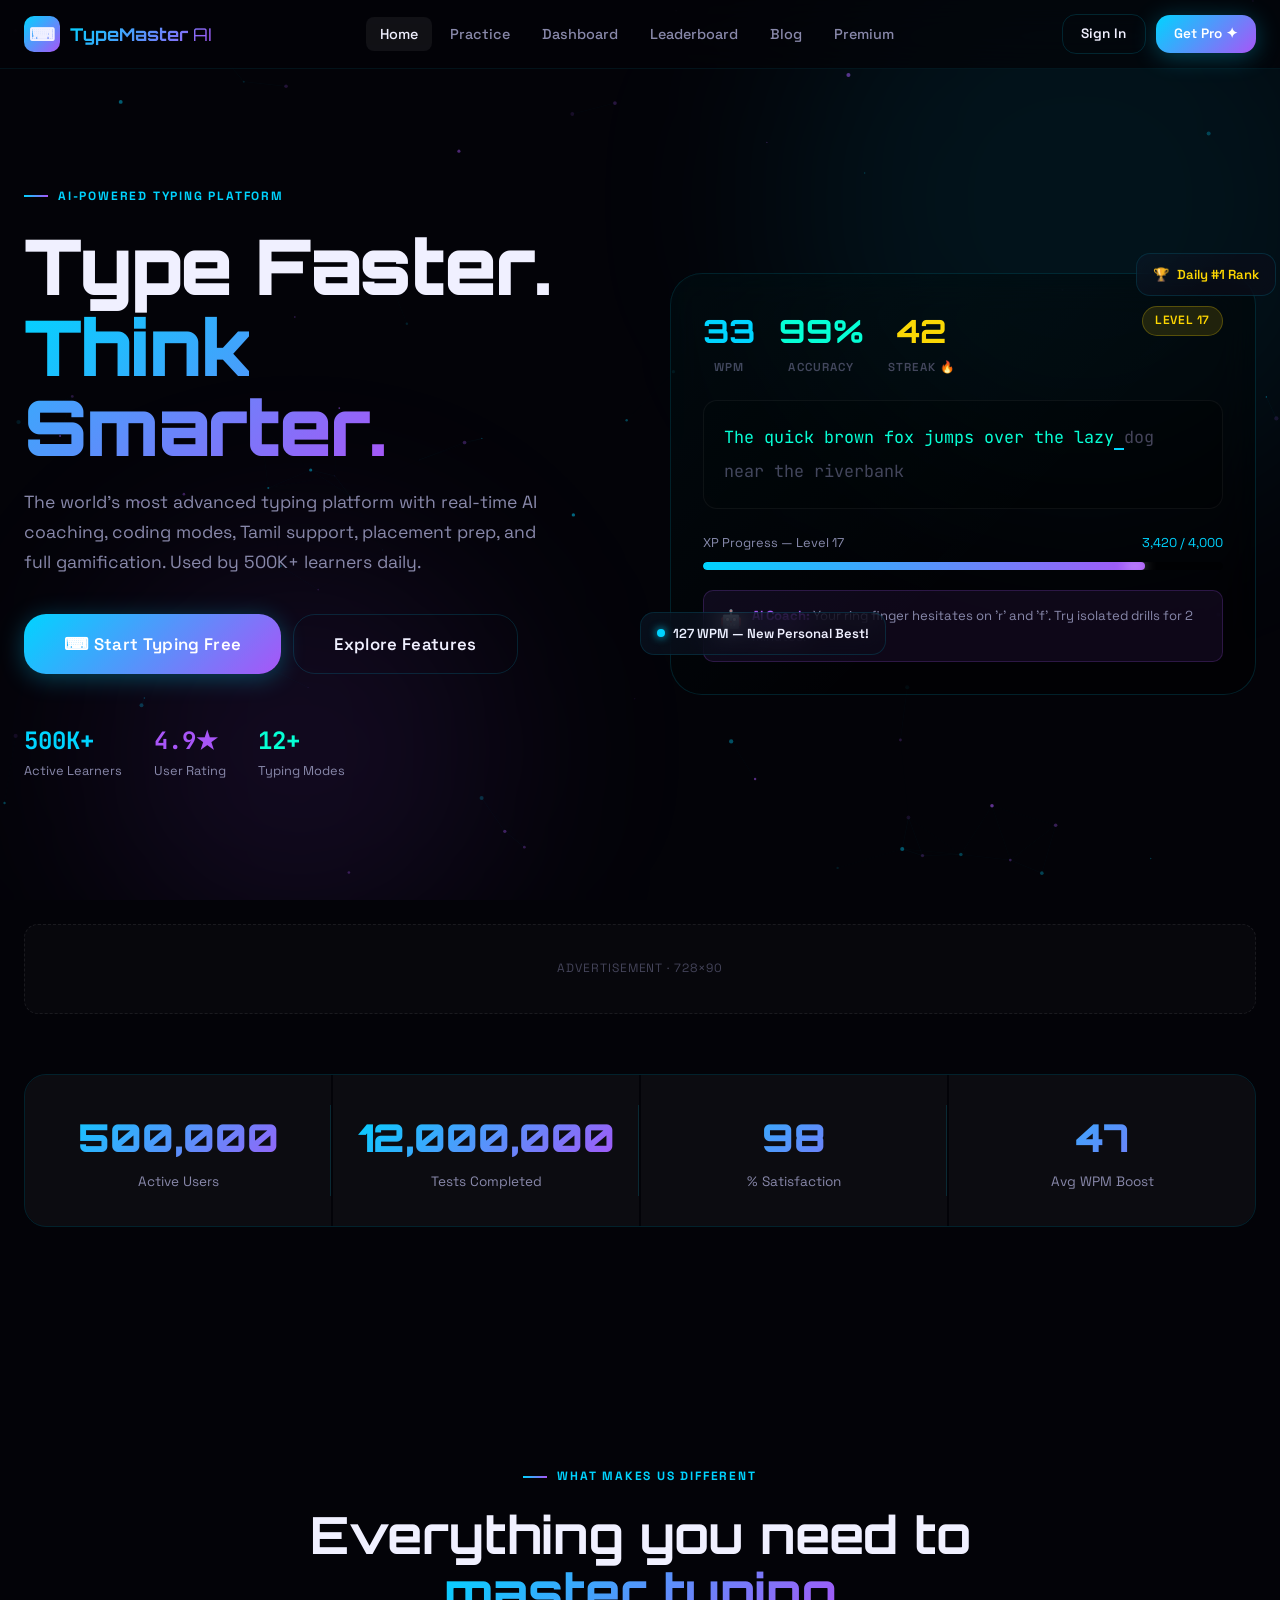
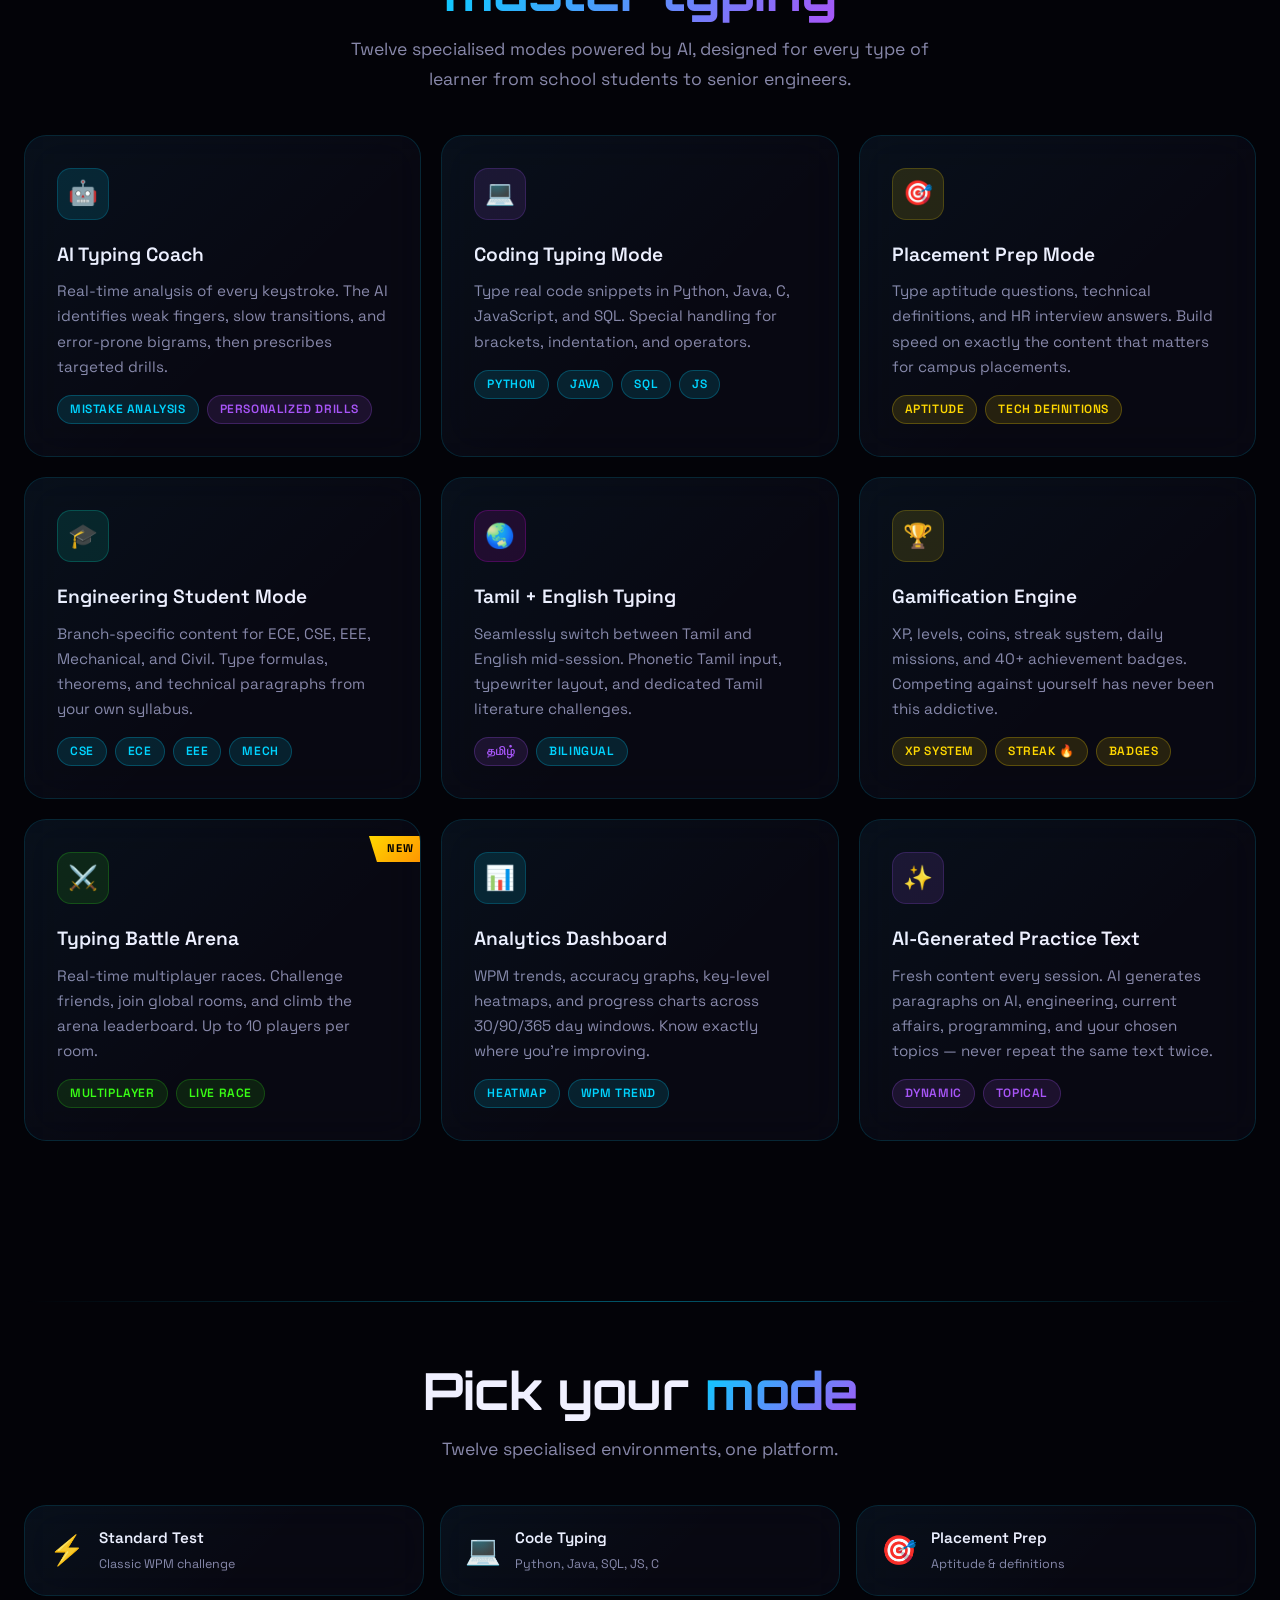
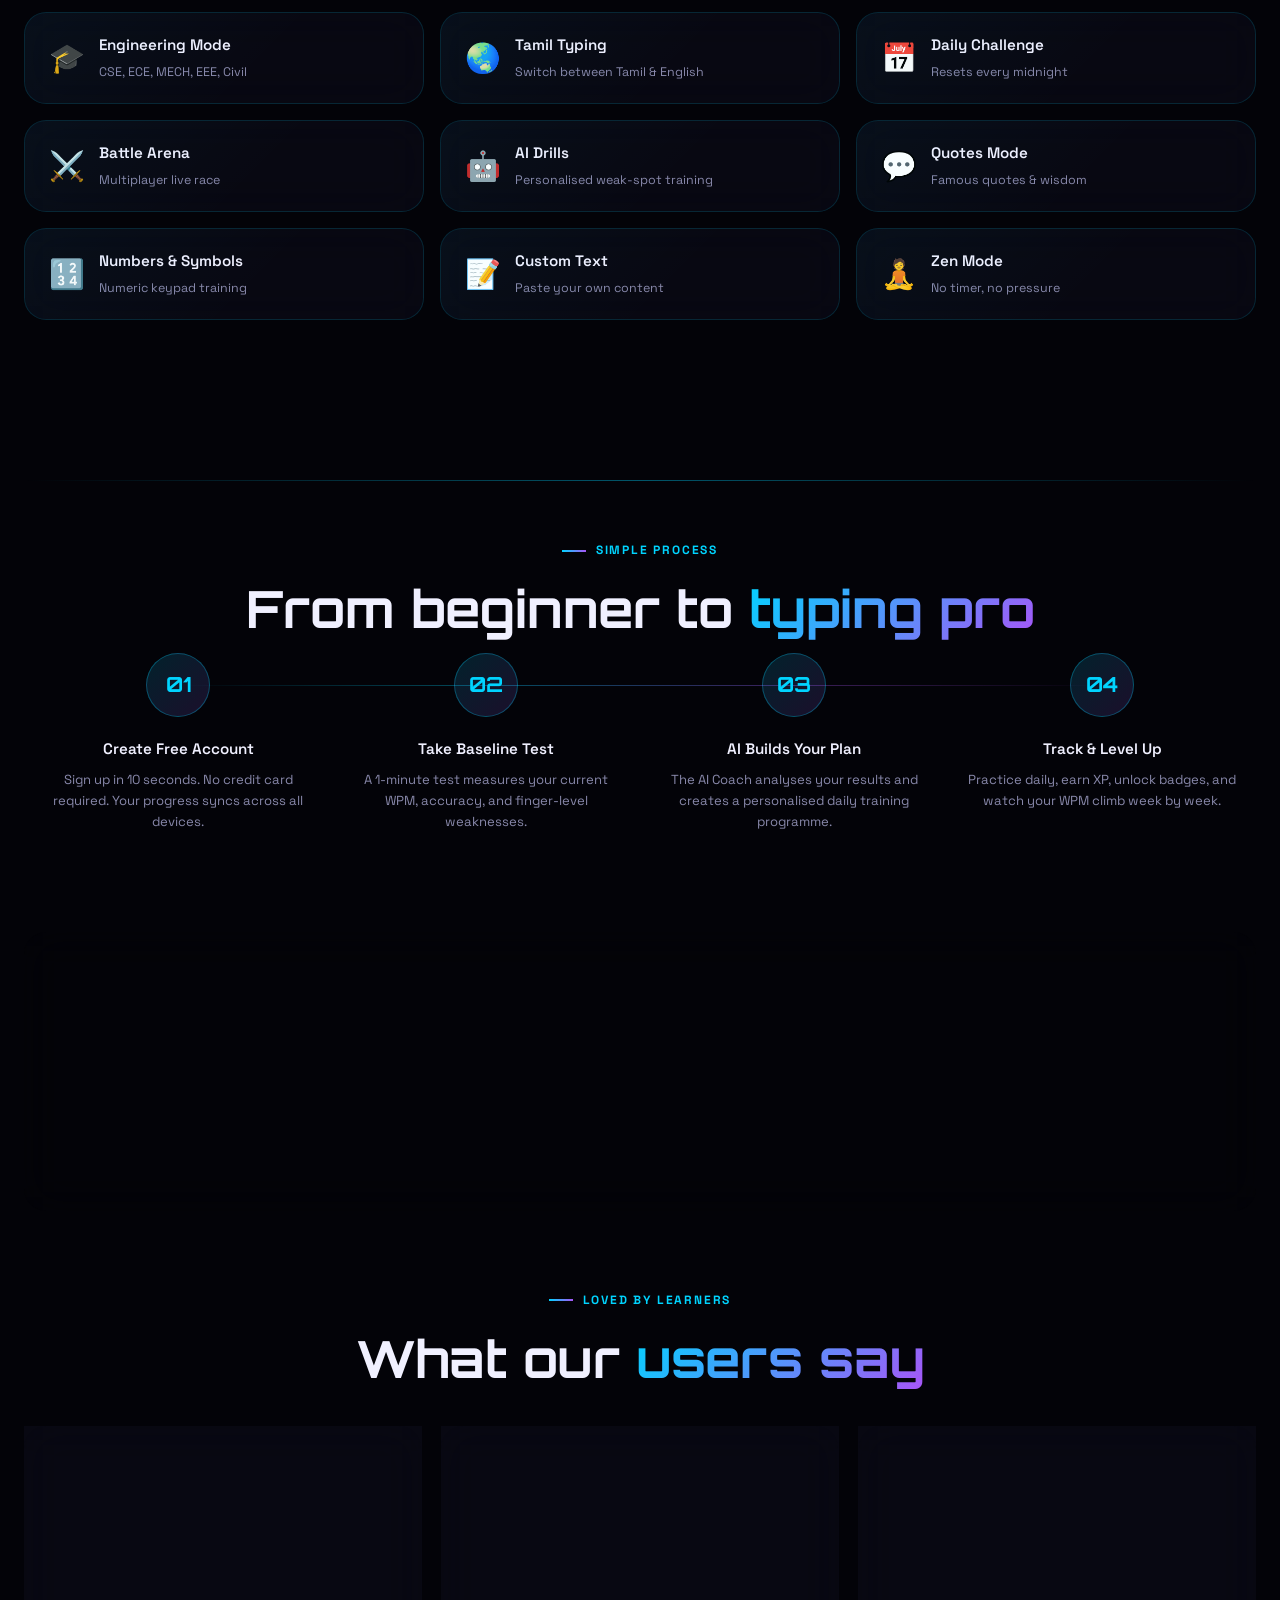
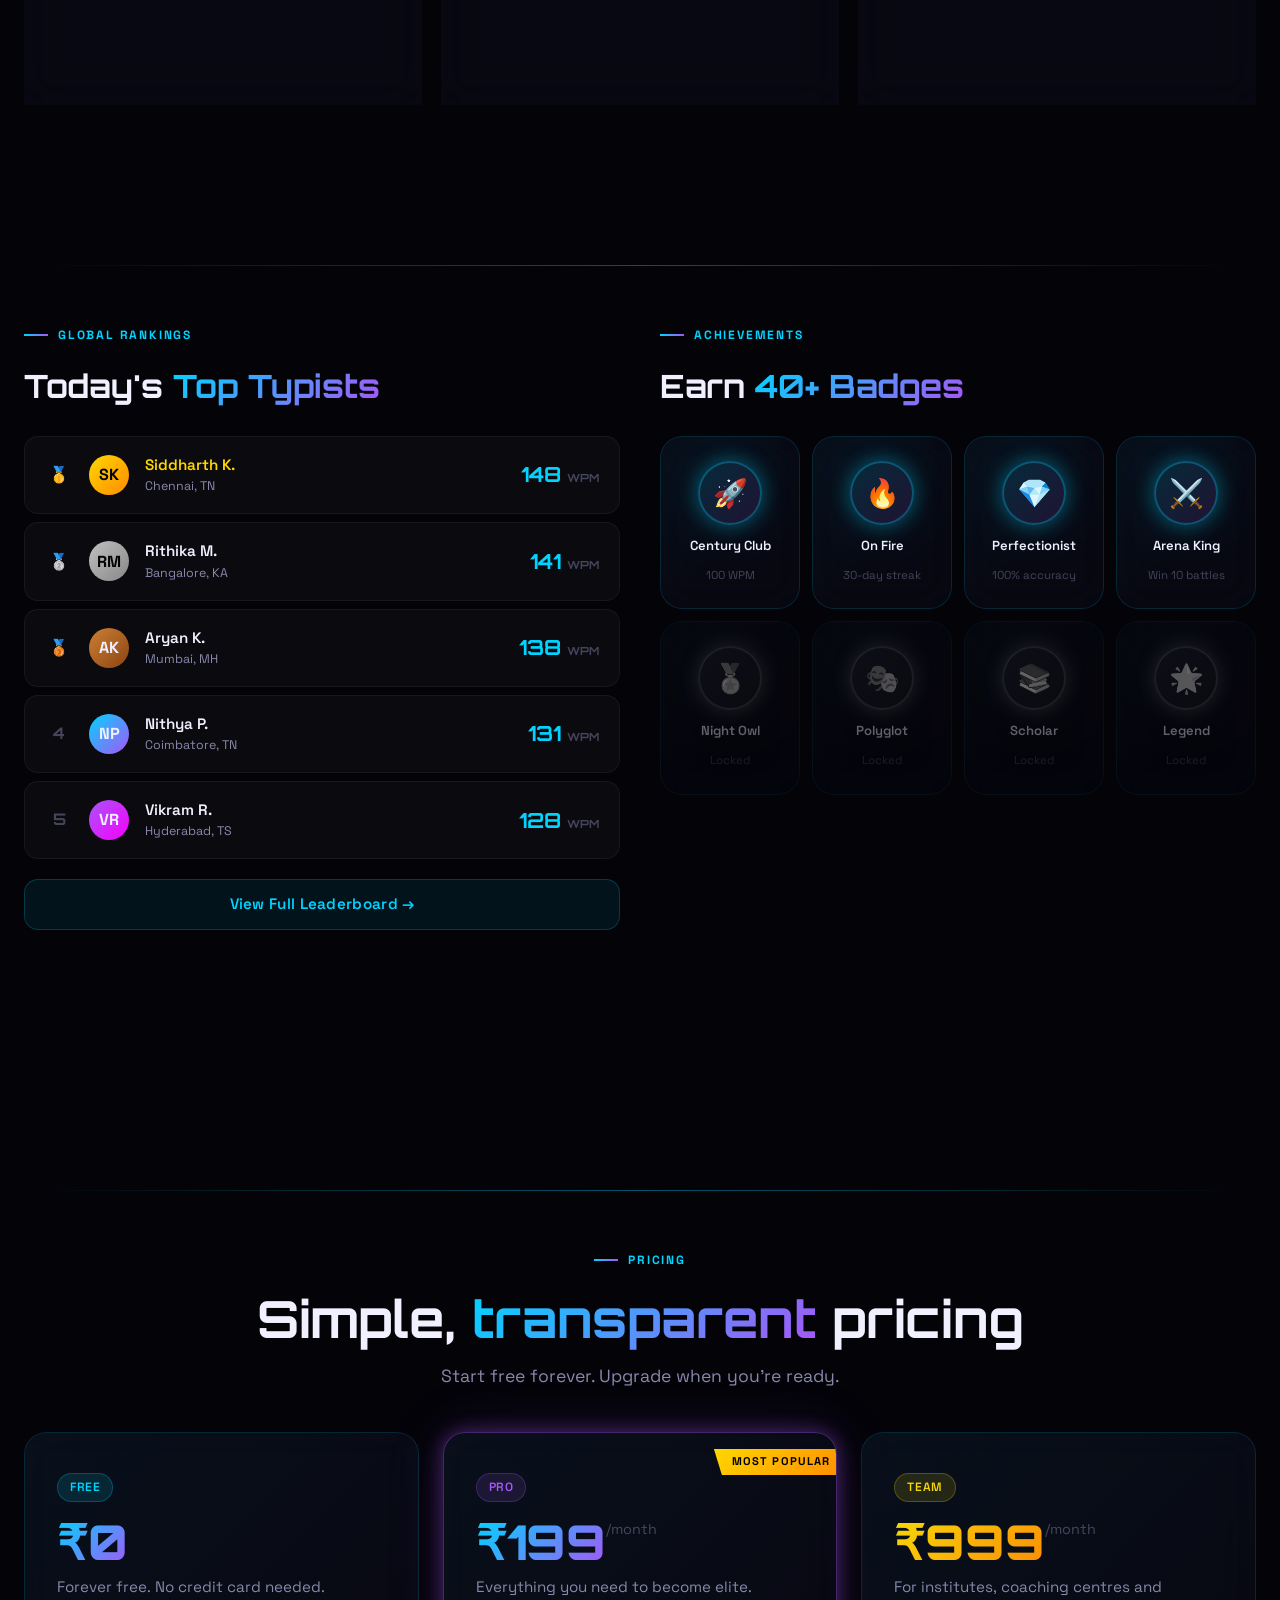
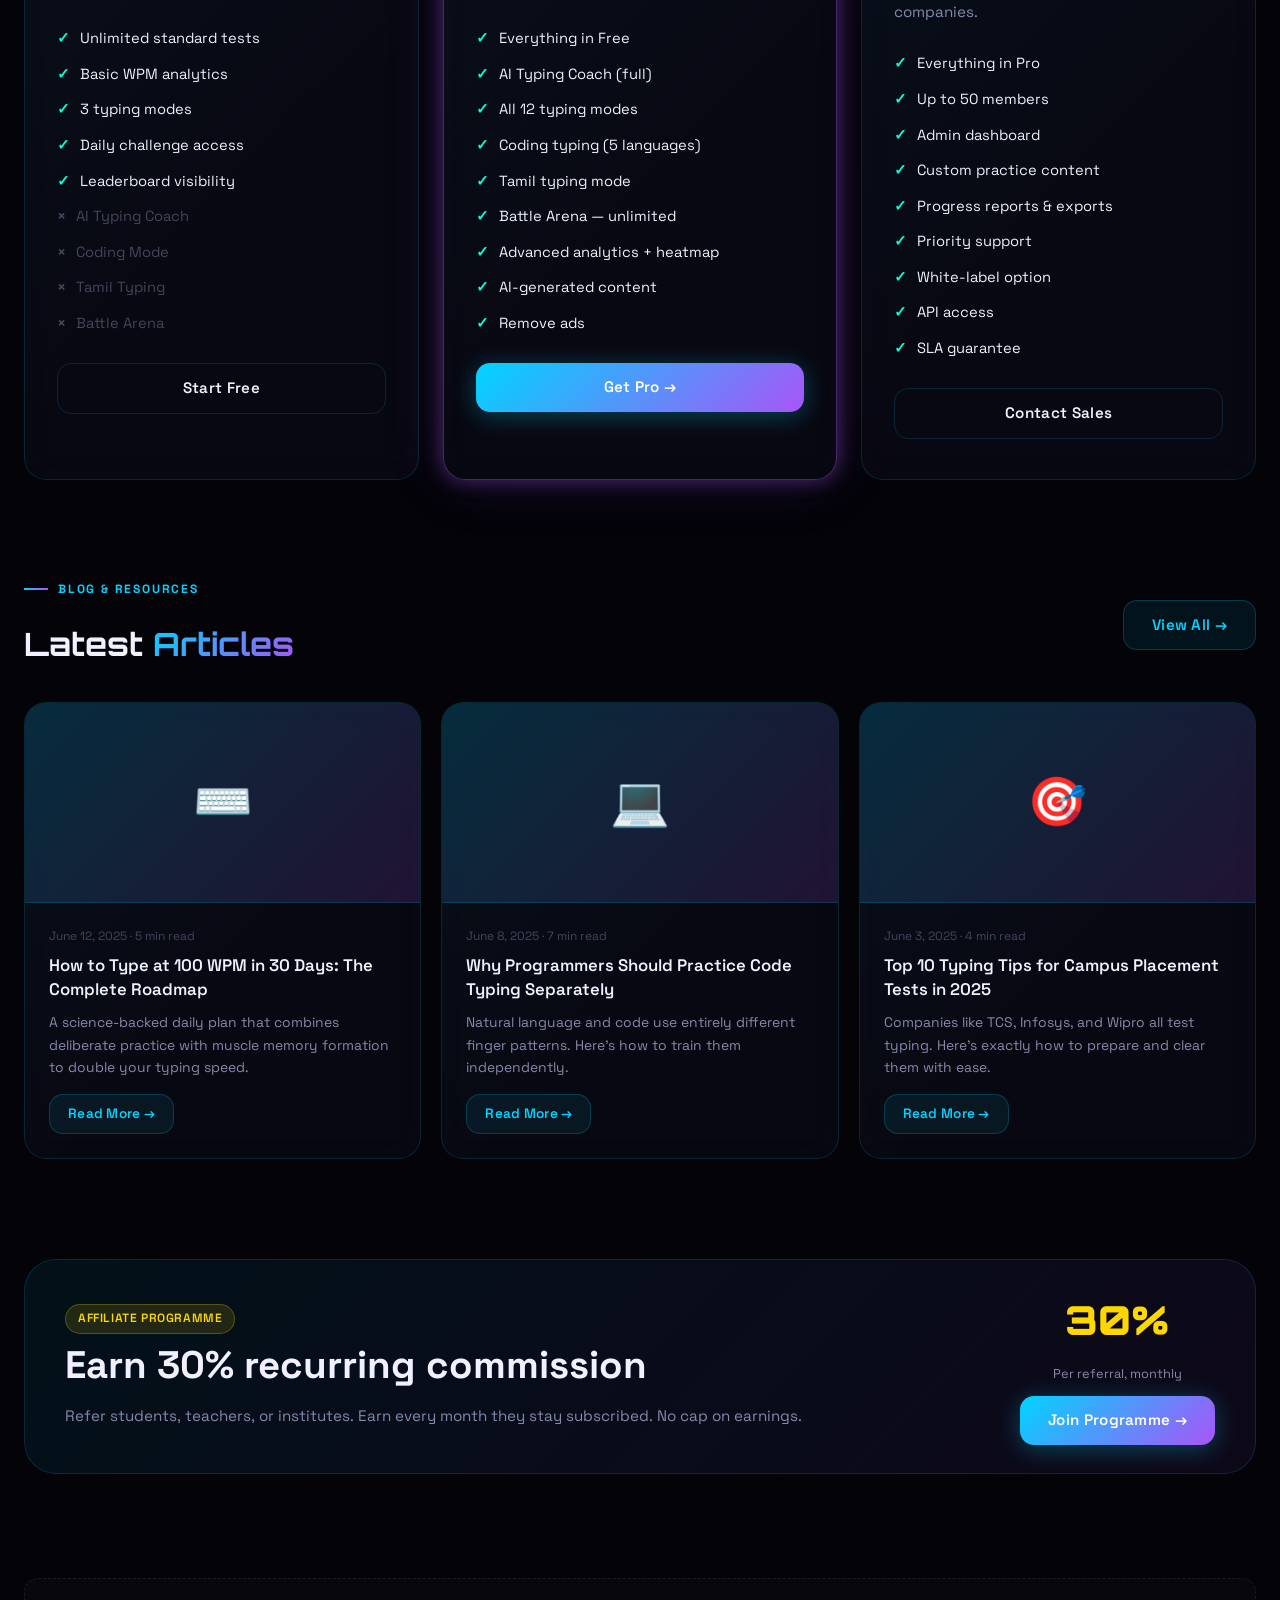
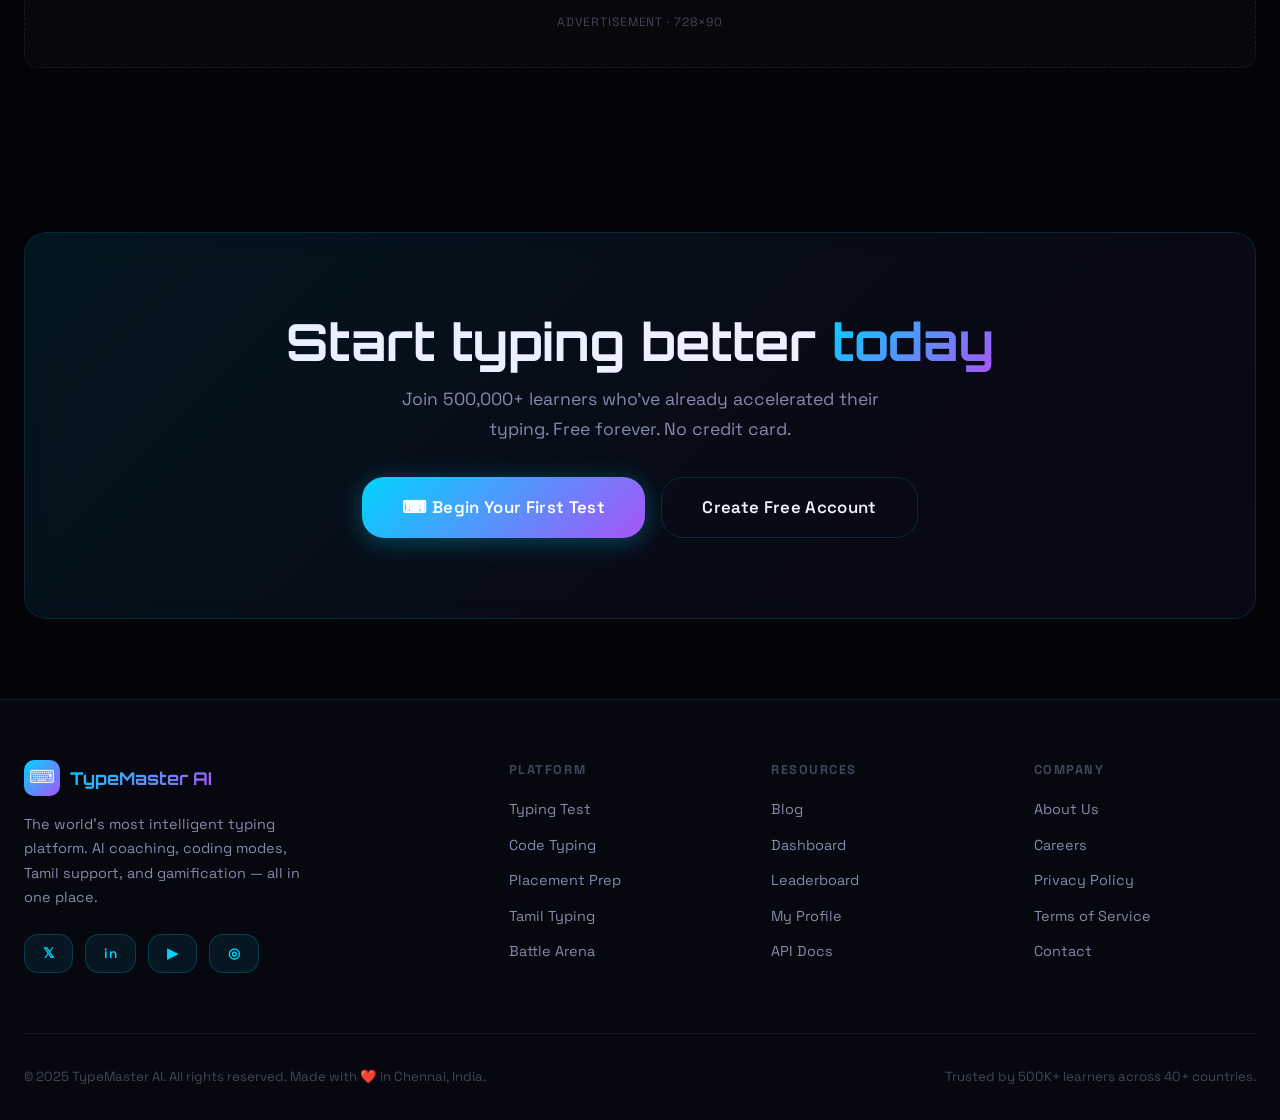
<file: index.html>
<!DOCTYPE html>
<html lang="en">
<head>

<!-- Google tag (gtag.js) -->
<script async src="https://www.googletagmanager.com/gtag/js?id=G-QV1ZBX28E8"></script>
<script>
  window.dataLayer = window.dataLayer || [];
  function gtag(){dataLayer.push(arguments);}
  gtag('js', new Date());

  gtag('config', 'G-QV1ZBX28E8');
</script>
  
  <meta charset="UTF-8" />
  <meta name="viewport" content="width=device-width, initial-scale=1.0" />
  <title>TypeMaster AI — World-Class Typing Platform | WPM Test, Coding Typing, AI Coach</title>
  <meta name="description" content="TypeMaster AI is the most advanced typing platform for students, programmers, and professionals. AI coaching, coding mode, Tamil typing, placement prep, gamification, and real-time analytics." />
  <meta name="keywords" content="typing test, WPM test, typing speed, AI typing coach, coding typing, Tamil typing, placement preparation, typing game, keyboard speed" />
  <meta name="author" content="TypeMaster AI" />
  <meta name="robots" content="index, follow" />
  <link rel="canonical" href="https://typemasterai.com/" />

  

  <!-- Open Graph -->
  <meta property="og:title" content="TypeMaster AI — Type Faster. Think Smarter." />
  <meta property="og:description" content="The world's most intelligent typing platform with AI coaching, coding modes, Tamil support, and gamification." />
  <meta property="og:type" content="website" />
  <meta property="og:url" content="https://typemasterai.com/" />
  <meta property="og:image" content="https://typemasterai.com/assets/og-cover.png" />

  <!-- Twitter Card -->
  <meta name="twitter:card" content="summary_large_image" />
  <meta name="twitter:title" content="TypeMaster AI" />
  <meta name="twitter:description" content="AI-powered typing platform for students, coders, and professionals." />

  <!-- Schema Markup -->
  <script type="application/ld+json">
  {
    "@context": "https://schema.org",
    "@type": "WebApplication",
    "name": "TypeMaster AI",
    "url": "https://typemasterai.com",
    "applicationCategory": "EducationApplication",
    "description": "AI-powered typing speed test and coaching platform",
    "offers": {
      "@type": "Offer",
      "price": "0",
      "priceCurrency": "INR"
    },
    "aggregateRating": {
      "@type": "AggregateRating",
      "ratingValue": "4.9",
      "reviewCount": "12847"
    }
  }
  </script>

  <link rel="preconnect" href="https://fonts.googleapis.com" />
  <link rel="preconnect" href="https://fonts.gstatic.com" crossorigin />
  <link href="https://fonts.googleapis.com/css2?family=Space+Grotesk:wght@300;400;500;600;700&family=JetBrains+Mono:wght@400;500;700&family=Orbitron:wght@400;700;900&display=swap" rel="stylesheet" />
  <link rel="stylesheet" href="css/main.css" />
  <style>
    /* ── Hero typing demo animation ── */
    .hero-chars span { opacity: 0; animation: charReveal 0.05s forwards; }
    @keyframes charReveal { to { opacity: 1; } }
    .hero-cursor { display: inline-block; width: 2px; height: 1.4em; background: var(--neon-blue); vertical-align: middle; animation: blink 1s steps(1) infinite; margin-left: 2px; }

    /* ── Mode showcase grid ── */
    .modes-showcase { display: grid; grid-template-columns: repeat(3, 1fr); gap: 16px; }
    @media(max-width:900px){ .modes-showcase { grid-template-columns: repeat(2,1fr); } }
    @media(max-width:580px){ .modes-showcase { grid-template-columns: 1fr; } }
    .mode-pill {
      padding: 20px 24px;
      display: flex; align-items: center; gap: 14px;
      cursor: pointer;
      transition: all 0.3s;
    }
    .mode-pill:hover { transform: translateX(4px); }
    .mode-pill-icon { font-size: 1.8rem; flex-shrink: 0; }
    .mode-pill-text strong { display: block; font-size: 0.95rem; font-weight: 600; }
    .mode-pill-text span  { font-size: 0.78rem; color: var(--text-secondary); }

    /* ── Roadmap / How it works ── */
    .steps { display: grid; grid-template-columns: repeat(4,1fr); gap: 0; position: relative; }
    .steps::before {
      content: '';
      position: absolute;
      top: 32px; left: 12.5%; right: 12.5%;
      height: 1px;
      background: linear-gradient(90deg, transparent, var(--neon-blue), var(--neon-purple), transparent);
      opacity: 0.35;
    }
    @media(max-width:768px){ .steps { grid-template-columns: repeat(2,1fr); } .steps::before { display: none; } }
    .step { display: flex; flex-direction: column; align-items: center; text-align: center; padding: 0 16px; position: relative; z-index: 1; }
    .step-num {
      width: 64px; height: 64px;
      border-radius: 50%;
      background: linear-gradient(135deg, rgba(0,212,255,0.15), rgba(168,85,247,0.15));
      border: 1px solid rgba(0,212,255,0.3);
      display: flex; align-items: center; justify-content: center;
      font-family: var(--font-display); font-size: 1.3rem; font-weight: 700;
      color: var(--neon-blue); margin-bottom: 20px;
    }
    .step h4 { font-size: 0.95rem; font-weight: 600; margin-bottom: 8px; }
    .step p  { font-size: 0.82rem; color: var(--text-secondary); line-height: 1.6; }

    /* ── Testimonial scroller ── */
    .testimonials-grid { display: grid; grid-template-columns: repeat(3,1fr); gap: 20px; }
    @media(max-width:900px){ .testimonials-grid { grid-template-columns: 1fr; } }

    /* ── Pricing ── */
    .pricing-grid { display: grid; grid-template-columns: repeat(3,1fr); gap: 24px; }
    @media(max-width:900px){ .pricing-grid { grid-template-columns: 1fr; max-width: 400px; margin: 0 auto; } }

    /* ── Blog ── */
    .blog-grid { display: grid; grid-template-columns: repeat(3,1fr); gap: 20px; }
    @media(max-width:900px){ .blog-grid { grid-template-columns: 1fr 1fr; } }
    @media(max-width:580px){ .blog-grid { grid-template-columns: 1fr; } }

    /* ── Affiliate banner ── */
    .affiliate-banner {
      display: flex; align-items: center; justify-content: space-between; gap: 24px;
      padding: 28px 40px;
      background: linear-gradient(135deg, rgba(0,212,255,0.07), rgba(168,85,247,0.07));
      border: 1px solid rgba(0,212,255,0.15);
      border-radius: var(--radius-xl);
      flex-wrap: wrap;
    }
    @media(max-width:600px){ .affiliate-banner { padding: 24px; flex-direction: column; text-align: center; } }
  </style>

<meta name="google-site-verification" content="l9lkxRsfFIrj0HZMDVjqvld84hYzB1gV8h0u1vqfByQ" />
  
</head>
<body>
  <canvas id="particles-canvas"></canvas>

  <!-- ══ NAVIGATION ══════════════════════════════════════════ -->
  <nav class="nav" role="navigation" aria-label="Main navigation">
    <div class="nav-inner">
      <a href="index.html" class="nav-logo" aria-label="TypeMaster AI Home">
        <div class="nav-logo-icon">⌨</div>
        <span class="gradient-text">TypeMaster<span style="color:var(--text-secondary);font-weight:400"> AI</span></span>
      </a>

      <ul class="nav-links" role="list">
        <li><a href="index.html" class="active">Home</a></li>
        <li><a href="pages/typing-test.html">Practice</a></li>
        <li><a href="pages/dashboard.html">Dashboard</a></li>
        <li><a href="pages/leaderboard.html">Leaderboard</a></li>
        <li><a href="pages/blog.html">Blog</a></li>
        <li><a href="pages/premium.html">Premium</a></li>
      </ul>

      <div class="nav-actions">
        <a href="pages/profile.html" class="btn btn-secondary btn-sm">Sign In</a>
        <a href="pages/premium.html" class="btn btn-primary btn-sm">Get Pro ✦</a>
        <button class="nav-menu-btn" aria-label="Open menu">☰</button>
      </div>
    </div>
  </nav>

  <!-- ══ HERO ════════════════════════════════════════════════ -->
  <section class="hero" aria-label="Hero section">
    <div class="hero-bg-glow glow-1"></div>
    <div class="hero-bg-glow glow-2"></div>

    <div class="container">
      <div class="hero-grid">
        <!-- Left -->
        <div>
          <div class="section-label animate-fade-up">
            <span>AI-Powered Typing Platform</span>
          </div>

          <h1 class="display-xl animate-fade-up delay-1" style="margin-bottom:20px">
            Type Faster.<br/>
            <span class="gradient-text">Think Smarter.</span>
          </h1>

          <p class="body-lg text-secondary animate-fade-up delay-2" style="max-width:520px;margin-bottom:36px">
            The world's most advanced typing platform with real-time AI coaching, coding modes, Tamil support, placement prep, and full gamification. Used by 500K+ learners daily.
          </p>

          <div class="flex gap-12 animate-fade-up delay-3" style="flex-wrap:wrap;margin-bottom:48px">
            <a href="pages/typing-test.html" class="btn btn-primary btn-lg">
              ⌨ Start Typing Free
            </a>
            <a href="#features" class="btn btn-secondary btn-lg">
              Explore Features
            </a>
          </div>

          <!-- Mini stats -->
          <div class="flex gap-32 animate-fade-up delay-4" style="flex-wrap:wrap">
            <div>
              <div class="mono" style="font-size:1.5rem;font-weight:700;color:var(--neon-blue)">500K+</div>
              <div class="caption">Active Learners</div>
            </div>
            <div>
              <div class="mono" style="font-size:1.5rem;font-weight:700;color:var(--neon-purple)">4.9★</div>
              <div class="caption">User Rating</div>
            </div>
            <div>
              <div class="mono" style="font-size:1.5rem;font-weight:700;color:var(--neon-cyan)">12+</div>
              <div class="caption">Typing Modes</div>
            </div>
          </div>
        </div>

        <!-- Right — live typing preview card -->
        <div class="hero-visual animate-fade-up delay-2">
          <div class="hero-typing-preview glass-card" style="padding:32px">
            <!-- Stats row -->
            <div class="flex gap-24 mb-24">
              <div class="typing-stat">
                <span class="typing-stat-value" id="hero-wpm">0</span>
                <span class="typing-stat-label">WPM</span>
              </div>
              <div class="typing-stat">
                <span class="typing-stat-value" style="color:var(--neon-cyan)">99%</span>
                <span class="typing-stat-label">Accuracy</span>
              </div>
              <div class="typing-stat">
                <span class="typing-stat-value" style="color:var(--neon-gold)">42</span>
                <span class="typing-stat-label">Streak 🔥</span>
              </div>
              <div style="margin-left:auto">
                <span class="badge badge-gold">Level 17</span>
              </div>
            </div>

            <!-- Fake typed text -->
            <div style="font-family:var(--font-mono);font-size:1.05rem;line-height:2;padding:20px;background:rgba(0,0,0,0.35);border-radius:14px;border:1px solid rgba(255,255,255,0.05)">
              <span style="color:var(--neon-cyan)">The quick brown fox jumps</span><span style="color:var(--neon-cyan)"> over </span><span style="color:var(--neon-cyan)">the lazy</span><span style="border-bottom:2px solid var(--neon-blue);color:var(--text-primary)"> </span><span style="color:var(--text-muted)">dog near the riverbank</span>
            </div>

            <!-- XP bar -->
            <div class="mt-24">
              <div class="flex justify-between mb-8">
                <span class="caption">XP Progress — Level 17</span>
                <span class="caption" style="color:var(--neon-blue)">3,420 / 4,000</span>
              </div>
              <div class="xp-bar-wrap">
                <div class="xp-bar-fill" style="width:85%"></div>
              </div>
            </div>

            <!-- AI Tip -->
            <div style="margin-top:20px;padding:14px 16px;background:rgba(168,85,247,0.08);border:1px solid rgba(168,85,247,0.2);border-radius:10px;display:flex;gap:10px;align-items:flex-start">
              <span style="font-size:1.1rem">🤖</span>
              <span style="font-size:0.82rem;color:var(--text-secondary)"><strong style="color:var(--neon-purple)">AI Coach:</strong> Your ring finger hesitates on 'r' and 'f'. Try isolated drills for 2 minutes.</span>
            </div>
          </div>

          <!-- Floating badges -->
          <div class="floating-badge fb-1 glass-card">
            <span>🏆</span><span style="color:var(--neon-gold)">Daily #1 Rank</span>
          </div>
          <div class="floating-badge fb-2 glass-card">
            <span class="notif-dot"></span><span>127 WPM — New Personal Best!</span>
          </div>
        </div>
      </div>
    </div>
  </section>

  <!-- ══ AdSense — Top Banner ════════════════════════════════ -->
  <div class="container" style="position:relative;z-index:1">
    <div class="adsense-horizontal">Advertisement · 728×90</div>
  </div>

  <!-- ══ STATS ════════════════════════════════════════════════ -->
  <section style="position:relative;z-index:1;padding:0 0 80px">
    <div class="container">
      <div class="stats-row reveal">
        <div class="stat-item">
          <span class="stat-number counter" data-target="500000">0</span>
          <span class="stat-label">Active Users</span>
        </div>
        <div class="stat-item">
          <span class="stat-number counter" data-target="12000000">0</span>
          <span class="stat-label">Tests Completed</span>
        </div>
        <div class="stat-item">
          <span class="stat-number counter" data-target="98">0</span>
          <span class="stat-label">% Satisfaction</span>
        </div>
        <div class="stat-item">
          <span class="stat-number counter" data-target="47">0</span>
          <span class="stat-label">Avg WPM Boost</span>
        </div>
      </div>
    </div>
  </section>

  <!-- ══ FEATURES ════════════════════════════════════════════ -->
  <section class="section" id="features" aria-label="Features">
    <div class="container">
      <div class="text-center mb-40 reveal">
        <div class="section-label" style="justify-content:center"><span>What makes us different</span></div>
        <h2 class="display-lg mb-16">Everything you need to<br/><span class="gradient-text">master typing</span></h2>
        <p class="body-lg text-secondary" style="max-width:580px;margin:0 auto">Twelve specialised modes powered by AI, designed for every type of learner from school students to senior engineers.</p>
      </div>

      <div class="feature-grid reveal">
        <!-- AI Coach -->
        <div class="glass-card feature-card">
          <div class="feature-icon blue">🤖</div>
          <h3 class="heading-md mb-8">AI Typing Coach</h3>
          <p class="body-md text-secondary mb-16">Real-time analysis of every keystroke. The AI identifies weak fingers, slow transitions, and error-prone bigrams, then prescribes targeted drills.</p>
          <div class="flex gap-8" style="flex-wrap:wrap">
            <span class="badge badge-blue">Mistake Analysis</span>
            <span class="badge badge-purple">Personalized Drills</span>
          </div>
        </div>

        <!-- Coding Mode -->
        <div class="glass-card feature-card">
          <div class="feature-icon purple">💻</div>
          <h3 class="heading-md mb-8">Coding Typing Mode</h3>
          <p class="body-md text-secondary mb-16">Type real code snippets in Python, Java, C, JavaScript, and SQL. Special handling for brackets, indentation, and operators.</p>
          <div class="flex gap-8" style="flex-wrap:wrap">
            <span class="badge badge-blue">Python</span>
            <span class="badge badge-blue">Java</span>
            <span class="badge badge-blue">SQL</span>
            <span class="badge badge-blue">JS</span>
          </div>
        </div>

        <!-- Placement -->
        <div class="glass-card feature-card">
          <div class="feature-icon gold">🎯</div>
          <h3 class="heading-md mb-8">Placement Prep Mode</h3>
          <p class="body-md text-secondary mb-16">Type aptitude questions, technical definitions, and HR interview answers. Build speed on exactly the content that matters for campus placements.</p>
          <div class="flex gap-8" style="flex-wrap:wrap">
            <span class="badge badge-gold">Aptitude</span>
            <span class="badge badge-gold">Tech Definitions</span>
          </div>
        </div>

        <!-- Engineering -->
        <div class="glass-card feature-card">
          <div class="feature-icon cyan">🎓</div>
          <h3 class="heading-md mb-8">Engineering Student Mode</h3>
          <p class="body-md text-secondary mb-16">Branch-specific content for ECE, CSE, EEE, Mechanical, and Civil. Type formulas, theorems, and technical paragraphs from your own syllabus.</p>
          <div class="flex gap-8" style="flex-wrap:wrap">
            <span class="badge badge-blue">CSE</span>
            <span class="badge badge-blue">ECE</span>
            <span class="badge badge-blue">EEE</span>
            <span class="badge badge-blue">MECH</span>
          </div>
        </div>

        <!-- Tamil -->
        <div class="glass-card feature-card">
          <div class="feature-icon pink">🌏</div>
          <h3 class="heading-md mb-8">Tamil + English Typing</h3>
          <p class="body-md text-secondary mb-16">Seamlessly switch between Tamil and English mid-session. Phonetic Tamil input, typewriter layout, and dedicated Tamil literature challenges.</p>
          <div class="flex gap-8" style="flex-wrap:wrap">
            <span class="badge badge-purple">தமிழ்</span>
            <span class="badge badge-blue">Bilingual</span>
          </div>
        </div>

        <!-- Gamification -->
        <div class="glass-card feature-card">
          <div class="feature-icon gold">🏆</div>
          <h3 class="heading-md mb-8">Gamification Engine</h3>
          <p class="body-md text-secondary mb-16">XP, levels, coins, streak system, daily missions, and 40+ achievement badges. Competing against yourself has never been this addictive.</p>
          <div class="flex gap-8" style="flex-wrap:wrap">
            <span class="badge badge-gold">XP System</span>
            <span class="badge badge-gold">Streak 🔥</span>
            <span class="badge badge-gold">Badges</span>
          </div>
        </div>

        <!-- Battle Arena -->
        <div class="glass-card feature-card" style="position:relative">
          <div class="ribbon">NEW</div>
          <div class="feature-icon green">⚔️</div>
          <h3 class="heading-md mb-8">Typing Battle Arena</h3>
          <p class="body-md text-secondary mb-16">Real-time multiplayer races. Challenge friends, join global rooms, and climb the arena leaderboard. Up to 10 players per room.</p>
          <div class="flex gap-8" style="flex-wrap:wrap">
            <span class="badge badge-green">Multiplayer</span>
            <span class="badge badge-green">Live Race</span>
          </div>
        </div>

        <!-- Analytics -->
        <div class="glass-card feature-card">
          <div class="feature-icon blue">📊</div>
          <h3 class="heading-md mb-8">Analytics Dashboard</h3>
          <p class="body-md text-secondary mb-16">WPM trends, accuracy graphs, key-level heatmaps, and progress charts across 30/90/365 day windows. Know exactly where you're improving.</p>
          <div class="flex gap-8" style="flex-wrap:wrap">
            <span class="badge badge-blue">Heatmap</span>
            <span class="badge badge-blue">WPM Trend</span>
          </div>
        </div>

        <!-- AI Content -->
        <div class="glass-card feature-card">
          <div class="feature-icon purple">✨</div>
          <h3 class="heading-md mb-8">AI-Generated Practice Text</h3>
          <p class="body-md text-secondary mb-16">Fresh content every session. AI generates paragraphs on AI, engineering, current affairs, programming, and your chosen topics — never repeat the same text twice.</p>
          <div class="flex gap-8" style="flex-wrap:wrap">
            <span class="badge badge-purple">Dynamic</span>
            <span class="badge badge-purple">Topical</span>
          </div>
        </div>
      </div>
    </div>
  </section>

  <!-- ══ MODES SHOWCASE ══════════════════════════════════════ -->
  <section class="section" style="padding-top:0" id="modes">
    <div class="container">
      <div class="neon-line"></div>
      <div class="text-center mb-40 reveal">
        <h2 class="display-lg mb-16">Pick your <span class="gradient-text">mode</span></h2>
        <p class="body-lg text-secondary">Twelve specialised environments, one platform.</p>
      </div>
      <div class="modes-showcase reveal">
        <a href="pages/typing-test.html?mode=standard" class="glass-card mode-pill">
          <span class="mode-pill-icon">⚡</span>
          <div class="mode-pill-text">
            <strong>Standard Test</strong>
            <span>Classic WPM challenge</span>
          </div>
        </a>
        <a href="pages/typing-test.html?mode=code" class="glass-card mode-pill">
          <span class="mode-pill-icon">💻</span>
          <div class="mode-pill-text">
            <strong>Code Typing</strong>
            <span>Python, Java, SQL, JS, C</span>
          </div>
        </a>
        <a href="pages/typing-test.html?mode=placement" class="glass-card mode-pill">
          <span class="mode-pill-icon">🎯</span>
          <div class="mode-pill-text">
            <strong>Placement Prep</strong>
            <span>Aptitude & definitions</span>
          </div>
        </a>
        <a href="pages/typing-test.html?mode=engineering" class="glass-card mode-pill">
          <span class="mode-pill-icon">🎓</span>
          <div class="mode-pill-text">
            <strong>Engineering Mode</strong>
            <span>CSE, ECE, MECH, EEE, Civil</span>
          </div>
        </a>
        <a href="pages/typing-test.html?mode=tamil" class="glass-card mode-pill">
          <span class="mode-pill-icon">🌏</span>
          <div class="mode-pill-text">
            <strong>Tamil Typing</strong>
            <span>Switch between Tamil & English</span>
          </div>
        </a>
        <a href="pages/typing-test.html?mode=daily" class="glass-card mode-pill">
          <span class="mode-pill-icon">📅</span>
          <div class="mode-pill-text">
            <strong>Daily Challenge</strong>
            <span>Resets every midnight</span>
          </div>
        </a>
        <a href="pages/typing-test.html?mode=battle" class="glass-card mode-pill">
          <span class="mode-pill-icon">⚔️</span>
          <div class="mode-pill-text">
            <strong>Battle Arena</strong>
            <span>Multiplayer live race</span>
          </div>
        </a>
        <a href="pages/typing-test.html?mode=ai" class="glass-card mode-pill">
          <span class="mode-pill-icon">🤖</span>
          <div class="mode-pill-text">
            <strong>AI Drills</strong>
            <span>Personalised weak-spot training</span>
          </div>
        </a>
        <a href="pages/typing-test.html?mode=quotes" class="glass-card mode-pill">
          <span class="mode-pill-icon">💬</span>
          <div class="mode-pill-text">
            <strong>Quotes Mode</strong>
            <span>Famous quotes & wisdom</span>
          </div>
        </a>
        <a href="pages/typing-test.html?mode=numbers" class="glass-card mode-pill">
          <span class="mode-pill-icon">🔢</span>
          <div class="mode-pill-text">
            <strong>Numbers & Symbols</strong>
            <span>Numeric keypad training</span>
          </div>
        </a>
        <a href="pages/typing-test.html?mode=custom" class="glass-card mode-pill">
          <span class="mode-pill-icon">📝</span>
          <div class="mode-pill-text">
            <strong>Custom Text</strong>
            <span>Paste your own content</span>
          </div>
        </a>
        <a href="pages/typing-test.html?mode=zen" class="glass-card mode-pill">
          <span class="mode-pill-icon">🧘</span>
          <div class="mode-pill-text">
            <strong>Zen Mode</strong>
            <span>No timer, no pressure</span>
          </div>
        </a>
      </div>
    </div>
  </section>

  <!-- ══ HOW IT WORKS ════════════════════════════════════════ -->
  <section class="section" style="padding-top:0">
    <div class="container">
      <div class="neon-line"></div>
      <div class="text-center mb-60 reveal">
        <div class="section-label" style="justify-content:center"><span>Simple process</span></div>
        <h2 class="display-lg mb-16">From beginner to <span class="gradient-text">typing pro</span></h2>
      </div>
      <div class="steps reveal">
        <div class="step">
          <div class="step-num">01</div>
          <h4>Create Free Account</h4>
          <p>Sign up in 10 seconds. No credit card required. Your progress syncs across all devices.</p>
        </div>
        <div class="step">
          <div class="step-num">02</div>
          <h4>Take Baseline Test</h4>
          <p>A 1-minute test measures your current WPM, accuracy, and finger-level weaknesses.</p>
        </div>
        <div class="step">
          <div class="step-num">03</div>
          <h4>AI Builds Your Plan</h4>
          <p>The AI Coach analyses your results and creates a personalised daily training programme.</p>
        </div>
        <div class="step">
          <div class="step-num">04</div>
          <h4>Track & Level Up</h4>
          <p>Practice daily, earn XP, unlock badges, and watch your WPM climb week by week.</p>
        </div>
      </div>
    </div>
  </section>

  <!-- ══ DAILY CHALLENGE BANNER ══════════════════════════════ -->
  <section style="position:relative;z-index:1;padding:0 0 80px">
    <div class="container">
      <div class="glass-card reveal" style="padding:40px;background:linear-gradient(135deg,rgba(0,212,255,0.06),rgba(168,85,247,0.06))">
        <div class="flex justify-between items-center" style="flex-wrap:wrap;gap:24px">
          <div>
            <div class="section-label mb-12"><span>Today's Challenge</span></div>
            <h3 class="heading-xl mb-8">🔥 Daily Challenge — <span class="gradient-text">Speed Burst</span></h3>
            <p class="text-secondary body-md">Type 250 words with ≥96% accuracy. Earn 3× XP + 500 bonus coins. Resets in:</p>
            <div style="font-family:var(--font-display);font-size:2rem;font-weight:700;color:var(--neon-blue);margin-top:12px" id="challenge-timer">00:00:00</div>
          </div>
          <div style="display:flex;flex-direction:column;gap:12px;align-items:flex-end">
            <div class="flex gap-16">
              <div style="text-align:center">
                <div style="font-family:var(--font-display);font-size:1.8rem;font-weight:700;color:var(--neon-gold)">3×</div>
                <div class="caption">XP Boost</div>
              </div>
              <div style="text-align:center">
                <div style="font-family:var(--font-display);font-size:1.8rem;font-weight:700;color:var(--neon-purple)">500</div>
                <div class="caption">Bonus Coins</div>
              </div>
              <div style="text-align:center">
                <div style="font-family:var(--font-display);font-size:1.8rem;font-weight:700;color:var(--neon-cyan)">🏅</div>
                <div class="caption">Badge</div>
              </div>
            </div>
            <a href="pages/typing-test.html?mode=daily" class="btn btn-primary">Accept Challenge →</a>
          </div>
        </div>
      </div>
    </div>
  </section>

  <!-- ══ TESTIMONIALS ════════════════════════════════════════ -->
  <section class="section" style="padding-top:0">
    <div class="container">
      <div class="text-center mb-40 reveal">
        <div class="section-label" style="justify-content:center"><span>Loved by learners</span></div>
        <h2 class="display-lg mb-16">What our <span class="gradient-text">users say</span></h2>
      </div>
      <div class="testimonials-grid reveal">
        <div class="glass-card testimonial-card">
          <div class="stars">★★★★★</div>
          <p class="testimonial-text">"I went from 42 WPM to 89 WPM in 6 weeks. The AI coach identified that I was using the wrong finger for 'b' — something no other tool ever told me."</p>
          <div class="testimonial-author">
            <div class="avatar-circle">AR</div>
            <div class="testimonial-meta">
              <div class="name">Arjun Rajan</div>
              <div class="role">CSE Student, Anna University</div>
            </div>
          </div>
        </div>
        <div class="glass-card testimonial-card">
          <div class="stars">★★★★★</div>
          <p class="testimonial-text">"The coding typing mode is a game-changer. I now type Python at 70 WPM with barely any errors. My productivity at work has visibly improved."</p>
          <div class="testimonial-author">
            <div class="avatar-circle" style="background:linear-gradient(135deg,var(--neon-purple),var(--neon-pink))">PK</div>
            <div class="testimonial-meta">
              <div class="name">Priya Krishnamurthy</div>
              <div class="role">Software Engineer, Zoho</div>
            </div>
          </div>
        </div>
        <div class="glass-card testimonial-card">
          <div class="stars">★★★★★</div>
          <p class="testimonial-text">"The placement prep mode helped me ace my Infosys typing test. I practiced technical definitions for two weeks and cleared it with 95% accuracy."</p>
          <div class="testimonial-author">
            <div class="avatar-circle" style="background:linear-gradient(135deg,var(--neon-gold),#ff8c00);color:#000">MV</div>
            <div class="testimonial-meta">
              <div class="name">Mohammed Vaseem</div>
              <div class="role">Campus Recruit, Infosys</div>
            </div>
          </div>
        </div>
      </div>
    </div>
  </section>

  <!-- ══ LEADERBOARD PREVIEW ═════════════════════════════════ -->
  <section class="section" style="padding-top:0">
    <div class="container">
      <div class="neon-line"></div>
      <div style="display:grid;grid-template-columns:1fr 1fr;gap:40px;align-items:start" class="reveal">
        <div>
          <div class="section-label mb-16"><span>Global Rankings</span></div>
          <h2 class="display-md mb-24">Today's <span class="gradient-text">Top Typists</span></h2>
          <div class="leaderboard-row rank-1">
            <span class="rank-num rank-1">🥇</span>
            <div class="avatar-circle" style="background:linear-gradient(135deg,#ffd700,#ff8c00);color:#000">SK</div>
            <div><div class="lb-name">Siddharth K.</div><div class="lb-sub">Chennai, TN</div></div>
            <div class="lb-wpm">148 <span style="font-size:0.7rem;color:var(--text-muted)">WPM</span></div>
          </div>
          <div class="leaderboard-row">
            <span class="rank-num" style="color:#C0C0C0">🥈</span>
            <div class="avatar-circle" style="background:linear-gradient(135deg,#C0C0C0,#888);color:#000">RM</div>
            <div><div class="lb-name">Rithika M.</div><div class="lb-sub">Bangalore, KA</div></div>
            <div class="lb-wpm">141 <span style="font-size:0.7rem;color:var(--text-muted)">WPM</span></div>
          </div>
          <div class="leaderboard-row">
            <span class="rank-num" style="color:#CD7F32">🥉</span>
            <div class="avatar-circle" style="background:linear-gradient(135deg,#CD7F32,#8B4513)">AK</div>
            <div><div class="lb-name">Aryan K.</div><div class="lb-sub">Mumbai, MH</div></div>
            <div class="lb-wpm">138 <span style="font-size:0.7rem;color:var(--text-muted)">WPM</span></div>
          </div>
          <div class="leaderboard-row">
            <span class="rank-num" style="color:var(--text-muted)">4</span>
            <div class="avatar-circle">NP</div>
            <div><div class="lb-name">Nithya P.</div><div class="lb-sub">Coimbatore, TN</div></div>
            <div class="lb-wpm">131 <span style="font-size:0.7rem;color:var(--text-muted)">WPM</span></div>
          </div>
          <div class="leaderboard-row">
            <span class="rank-num" style="color:var(--text-muted)">5</span>
            <div class="avatar-circle" style="background:linear-gradient(135deg,var(--neon-purple),var(--neon-pink))">VR</div>
            <div><div class="lb-name">Vikram R.</div><div class="lb-sub">Hyderabad, TS</div></div>
            <div class="lb-wpm">128 <span style="font-size:0.7rem;color:var(--text-muted)">WPM</span></div>
          </div>
          <div style="margin-top:20px">
            <a href="pages/leaderboard.html" class="btn btn-ghost w-full" style="justify-content:center">View Full Leaderboard →</a>
          </div>
        </div>

        <!-- Achievements preview -->
        <div>
          <div class="section-label mb-16"><span>Achievements</span></div>
          <h2 class="display-md mb-24">Earn <span class="gradient-text">40+ Badges</span></h2>
          <div style="display:grid;grid-template-columns:repeat(4,1fr);gap:12px">
            <div class="glass-card achievement">
              <div class="achievement-icon">🚀</div>
              <div class="achievement-name">Century Club</div>
              <div class="achievement-desc">100 WPM</div>
            </div>
            <div class="glass-card achievement">
              <div class="achievement-icon">🔥</div>
              <div class="achievement-name">On Fire</div>
              <div class="achievement-desc">30-day streak</div>
            </div>
            <div class="glass-card achievement">
              <div class="achievement-icon">💎</div>
              <div class="achievement-name">Perfectionist</div>
              <div class="achievement-desc">100% accuracy</div>
            </div>
            <div class="glass-card achievement">
              <div class="achievement-icon">⚔️</div>
              <div class="achievement-name">Arena King</div>
              <div class="achievement-desc">Win 10 battles</div>
            </div>
            <div class="glass-card achievement" style="opacity:0.4">
              <div class="achievement-icon" style="filter:grayscale(1)">🏅</div>
              <div class="achievement-name">Night Owl</div>
              <div class="achievement-desc">Locked</div>
            </div>
            <div class="glass-card achievement" style="opacity:0.4">
              <div class="achievement-icon" style="filter:grayscale(1)">🎭</div>
              <div class="achievement-name">Polyglot</div>
              <div class="achievement-desc">Locked</div>
            </div>
            <div class="glass-card achievement" style="opacity:0.4">
              <div class="achievement-icon" style="filter:grayscale(1)">📚</div>
              <div class="achievement-name">Scholar</div>
              <div class="achievement-desc">Locked</div>
            </div>
            <div class="glass-card achievement" style="opacity:0.4">
              <div class="achievement-icon" style="filter:grayscale(1)">🌟</div>
              <div class="achievement-name">Legend</div>
              <div class="achievement-desc">Locked</div>
            </div>
          </div>
        </div>
      </div>
    </div>
  </section>

  <!-- ══ PRICING ═════════════════════════════════════════════ -->
  <section class="section" id="pricing">
    <div class="container">
      <div class="neon-line"></div>
      <div class="text-center mb-40 reveal">
        <div class="section-label" style="justify-content:center"><span>Pricing</span></div>
        <h2 class="display-lg mb-16">Simple, <span class="gradient-text">transparent</span> pricing</h2>
        <p class="body-lg text-secondary">Start free forever. Upgrade when you're ready.</p>
      </div>
      <div class="pricing-grid reveal">
        <!-- Free -->
        <div class="glass-card pricing-card">
          <div class="badge badge-blue mb-16">Free</div>
          <div class="flex items-end gap-4 mb-8">
            <span class="price-amount gradient-text">₹0</span>
          </div>
          <p class="text-secondary body-md mb-24">Forever free. No credit card needed.</p>
          <ul class="pricing-features">
            <li>Unlimited standard tests</li>
            <li>Basic WPM analytics</li>
            <li>3 typing modes</li>
            <li>Daily challenge access</li>
            <li>Leaderboard visibility</li>
            <li class="disabled">AI Typing Coach</li>
            <li class="disabled">Coding Mode</li>
            <li class="disabled">Tamil Typing</li>
            <li class="disabled">Battle Arena</li>
          </ul>
          <a href="pages/typing-test.html" class="btn btn-secondary w-full" style="justify-content:center">Start Free</a>
        </div>

        <!-- Pro -->
        <div class="glass-card pricing-card popular-card" style="position:relative">
          <div class="ribbon">Most Popular</div>
          <div class="badge badge-purple mb-16">Pro</div>
          <div class="flex items-end gap-4 mb-8">
            <span class="price-amount gradient-text">₹199</span>
            <span class="price-period">/month</span>
          </div>
          <p class="text-secondary body-md mb-24">Everything you need to become elite.</p>
          <ul class="pricing-features">
            <li>Everything in Free</li>
            <li>AI Typing Coach (full)</li>
            <li>All 12 typing modes</li>
            <li>Coding typing (5 languages)</li>
            <li>Tamil typing mode</li>
            <li>Battle Arena — unlimited</li>
            <li>Advanced analytics + heatmap</li>
            <li>AI-generated content</li>
            <li>Remove ads</li>
          </ul>
          <a href="pages/premium.html" class="btn btn-primary w-full" style="justify-content:center">Get Pro →</a>
        </div>

        <!-- Team -->
        <div class="glass-card pricing-card">
          <div class="badge badge-gold mb-16">Team</div>
          <div class="flex items-end gap-4 mb-8">
            <span class="price-amount gradient-text-gold">₹999</span>
            <span class="price-period">/month</span>
          </div>
          <p class="text-secondary body-md mb-24">For institutes, coaching centres and companies.</p>
          <ul class="pricing-features">
            <li>Everything in Pro</li>
            <li>Up to 50 members</li>
            <li>Admin dashboard</li>
            <li>Custom practice content</li>
            <li>Progress reports & exports</li>
            <li>Priority support</li>
            <li>White-label option</li>
            <li>API access</li>
            <li>SLA guarantee</li>
          </ul>
          <a href="pages/premium.html" class="btn btn-secondary w-full" style="justify-content:center">Contact Sales</a>
        </div>
      </div>
    </div>
  </section>

  <!-- ══ BLOG PREVIEW ════════════════════════════════════════ -->
  <section class="section" style="padding-top:0">
    <div class="container">
      <div class="flex justify-between items-center mb-32 reveal">
        <div>
          <div class="section-label mb-12"><span>Blog & Resources</span></div>
          <h2 class="display-md">Latest <span class="gradient-text">Articles</span></h2>
        </div>
        <a href="pages/blog.html" class="btn btn-ghost">View All →</a>
      </div>
      <div class="blog-grid reveal">
        <div class="glass-card blog-card">
          <div class="blog-thumb">⌨️</div>
          <div class="blog-body">
            <div class="blog-date">June 12, 2025 · 5 min read</div>
            <h3 class="blog-title">How to Type at 100 WPM in 30 Days: The Complete Roadmap</h3>
            <p class="blog-excerpt">A science-backed daily plan that combines deliberate practice with muscle memory formation to double your typing speed.</p>
            <a href="pages/blog.html" class="btn btn-ghost btn-sm" style="margin-top:16px">Read More →</a>
          </div>
        </div>
        <div class="glass-card blog-card">
          <div class="blog-thumb">💻</div>
          <div class="blog-body">
            <div class="blog-date">June 8, 2025 · 7 min read</div>
            <h3 class="blog-title">Why Programmers Should Practice Code Typing Separately</h3>
            <p class="blog-excerpt">Natural language and code use entirely different finger patterns. Here's how to train them independently.</p>
            <a href="pages/blog.html" class="btn btn-ghost btn-sm" style="margin-top:16px">Read More →</a>
          </div>
        </div>
        <div class="glass-card blog-card">
          <div class="blog-thumb">🎯</div>
          <div class="blog-body">
            <div class="blog-date">June 3, 2025 · 4 min read</div>
            <h3 class="blog-title">Top 10 Typing Tips for Campus Placement Tests in 2025</h3>
            <p class="blog-excerpt">Companies like TCS, Infosys, and Wipro all test typing. Here's exactly how to prepare and clear them with ease.</p>
            <a href="pages/blog.html" class="btn btn-ghost btn-sm" style="margin-top:16px">Read More →</a>
          </div>
        </div>
      </div>
    </div>
  </section>

  <!-- ══ AFFILIATE ═══════════════════════════════════════════ -->
  <section style="position:relative;z-index:1;padding:0 0 80px">
    <div class="container">
      <div class="affiliate-banner reveal">
        <div>
          <div class="badge badge-gold mb-12">Affiliate Programme</div>
          <h3 class="heading-xl mb-8">Earn 30% recurring commission</h3>
          <p class="text-secondary body-md">Refer students, teachers, or institutes. Earn every month they stay subscribed. No cap on earnings.</p>
        </div>
        <div style="display:flex;flex-direction:column;gap:12px;align-items:center">
          <div style="font-family:var(--font-display);font-size:2.5rem;font-weight:900;color:var(--neon-gold)">30%</div>
          <div class="caption" style="text-align:center">Per referral, monthly</div>
          <a href="#" class="btn btn-primary">Join Programme →</a>
        </div>
      </div>
    </div>
  </section>

  <!-- ══ AdSense — Bottom ════════════════════════════════════ -->
  <div class="container" style="position:relative;z-index:1;padding-bottom:60px">
    <div class="adsense-horizontal">Advertisement · 728×90</div>
  </div>

  <!-- ══ CTA ═════════════════════════════════════════════════ -->
  <section style="position:relative;z-index:1;padding:80px 0">
    <div class="container">
      <div class="glass-card text-center reveal" style="padding:80px 40px;background:linear-gradient(135deg,rgba(0,212,255,0.06),rgba(168,85,247,0.06))">
        <h2 class="display-lg mb-16">Start typing better <span class="gradient-text">today</span></h2>
        <p class="body-lg text-secondary mb-32" style="max-width:480px;margin:0 auto 32px">Join 500,000+ learners who've already accelerated their typing. Free forever. No credit card.</p>
        <div class="flex gap-16" style="justify-content:center;flex-wrap:wrap">
          <a href="pages/typing-test.html" class="btn btn-primary btn-lg">⌨ Begin Your First Test</a>
          <a href="pages/profile.html" class="btn btn-secondary btn-lg">Create Free Account</a>
        </div>
      </div>
    </div>
  </section>

  <!-- ══ FOOTER ══════════════════════════════════════════════ -->
  <footer>
    <div class="container">
      <div class="footer-grid">
        <div>
          <div class="footer-logo">
            <div class="nav-logo-icon">⌨</div>
            <span class="gradient-text" style="font-family:var(--font-display);font-size:1.1rem;font-weight:700">TypeMaster AI</span>
          </div>
          <p class="footer-desc">The world's most intelligent typing platform. AI coaching, coding modes, Tamil support, and gamification — all in one place.</p>
          <div class="flex gap-12 mt-24">
            <a href="#" aria-label="Twitter" class="btn btn-ghost btn-sm">𝕏</a>
            <a href="#" aria-label="LinkedIn" class="btn btn-ghost btn-sm">in</a>
            <a href="#" aria-label="YouTube" class="btn btn-ghost btn-sm">▶</a>
            <a href="#" aria-label="Instagram" class="btn btn-ghost btn-sm">◎</a>
          </div>
        </div>
        <div class="footer-col">
          <h4>Platform</h4>
          <ul>
            <li><a href="pages/typing-test.html">Typing Test</a></li>
            <li><a href="pages/typing-test.html?mode=code">Code Typing</a></li>
            <li><a href="pages/typing-test.html?mode=placement">Placement Prep</a></li>
            <li><a href="pages/typing-test.html?mode=tamil">Tamil Typing</a></li>
            <li><a href="pages/typing-test.html?mode=battle">Battle Arena</a></li>
          </ul>
        </div>
        <div class="footer-col">
          <h4>Resources</h4>
          <ul>
            <li><a href="pages/blog.html">Blog</a></li>
            <li><a href="pages/dashboard.html">Dashboard</a></li>
            <li><a href="pages/leaderboard.html">Leaderboard</a></li>
            <li><a href="pages/profile.html">My Profile</a></li>
            <li><a href="#">API Docs</a></li>
          </ul>
        </div>
        <div class="footer-col">
          <h4>Company</h4>
          <ul>
            <li><a href="#">About Us</a></li>
            <li><a href="#">Careers</a></li>
            <li><a href="#">Privacy Policy</a></li>
            <li><a href="#">Terms of Service</a></li>
            <li><a href="#">Contact</a></li>
          </ul>
        </div>
      </div>
      <div class="footer-bottom">
        <p>© 2025 TypeMaster AI. All rights reserved. Made with ❤️ in Chennai, India.</p>
        <p>Trusted by 500K+ learners across 40+ countries.</p>
      </div>
    </div>
  </footer>

  <script src="js/main.js"></script>
</body>
</html>
</file>
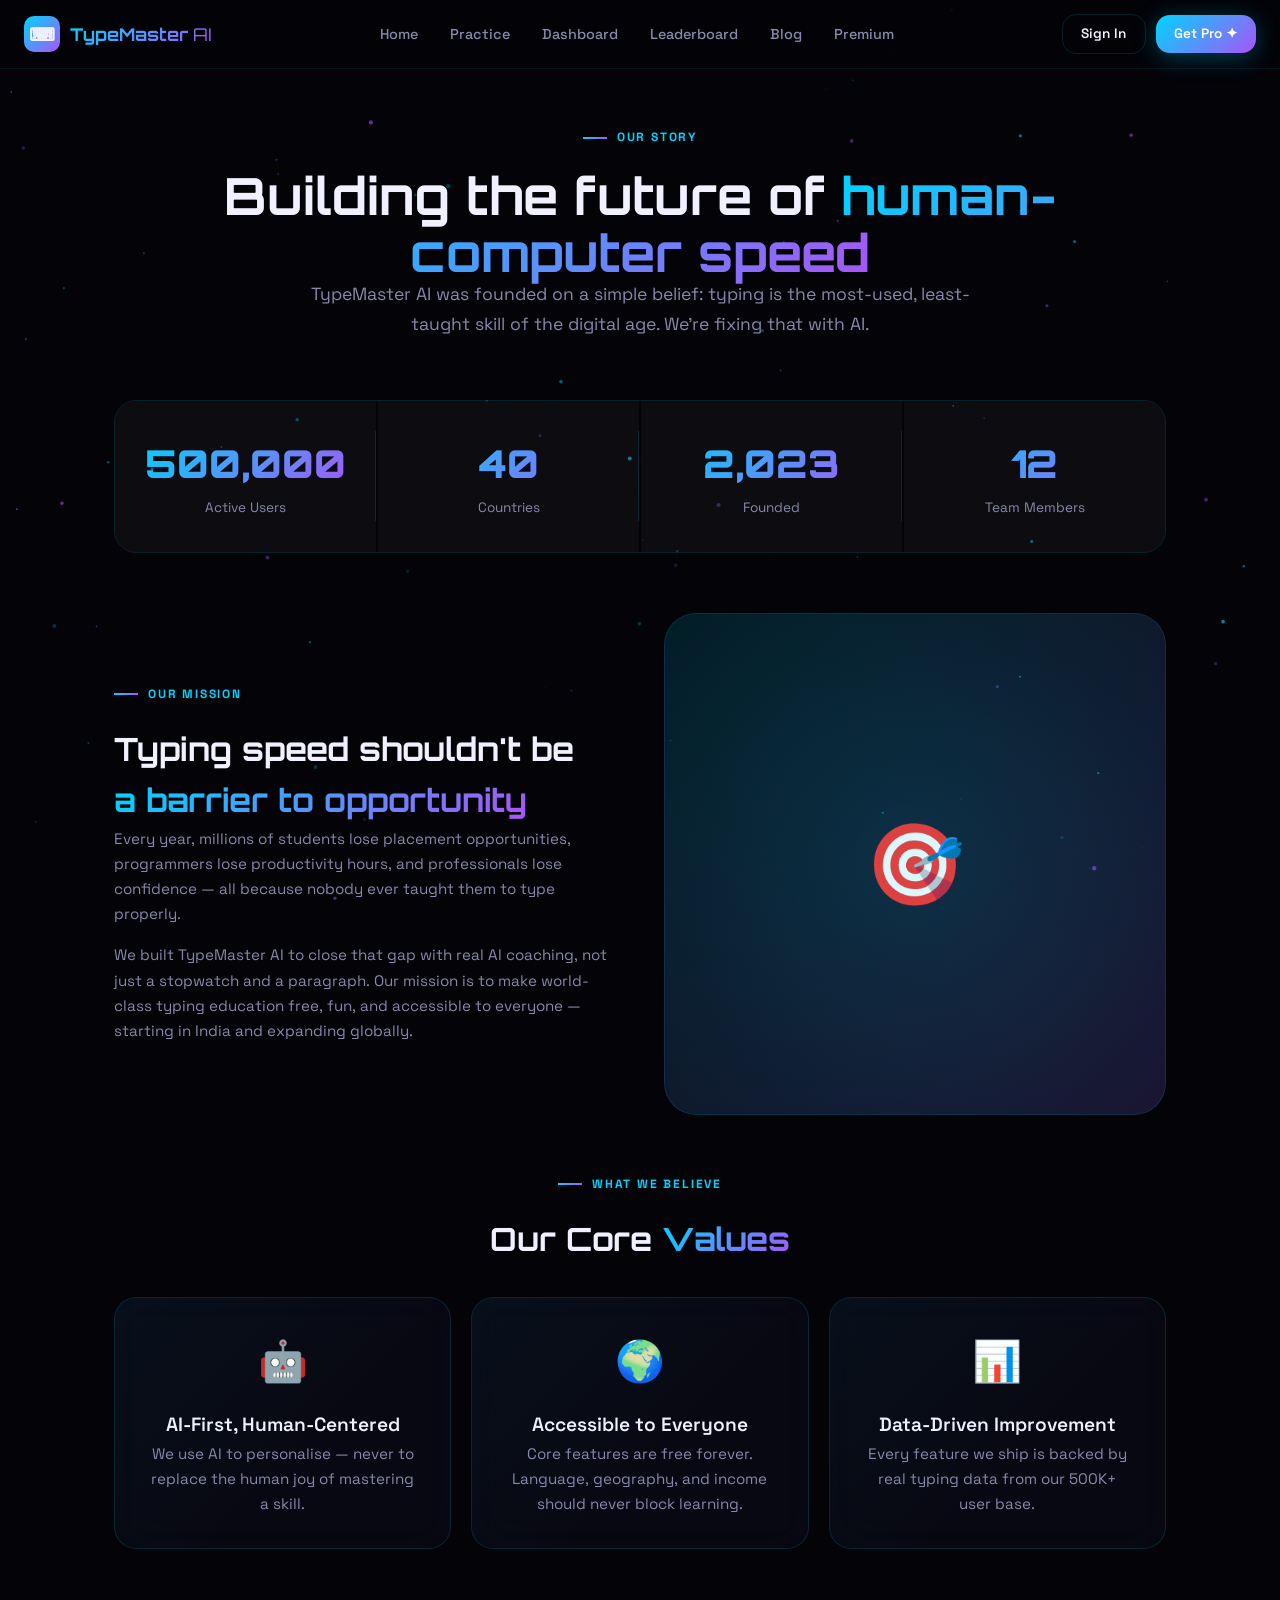
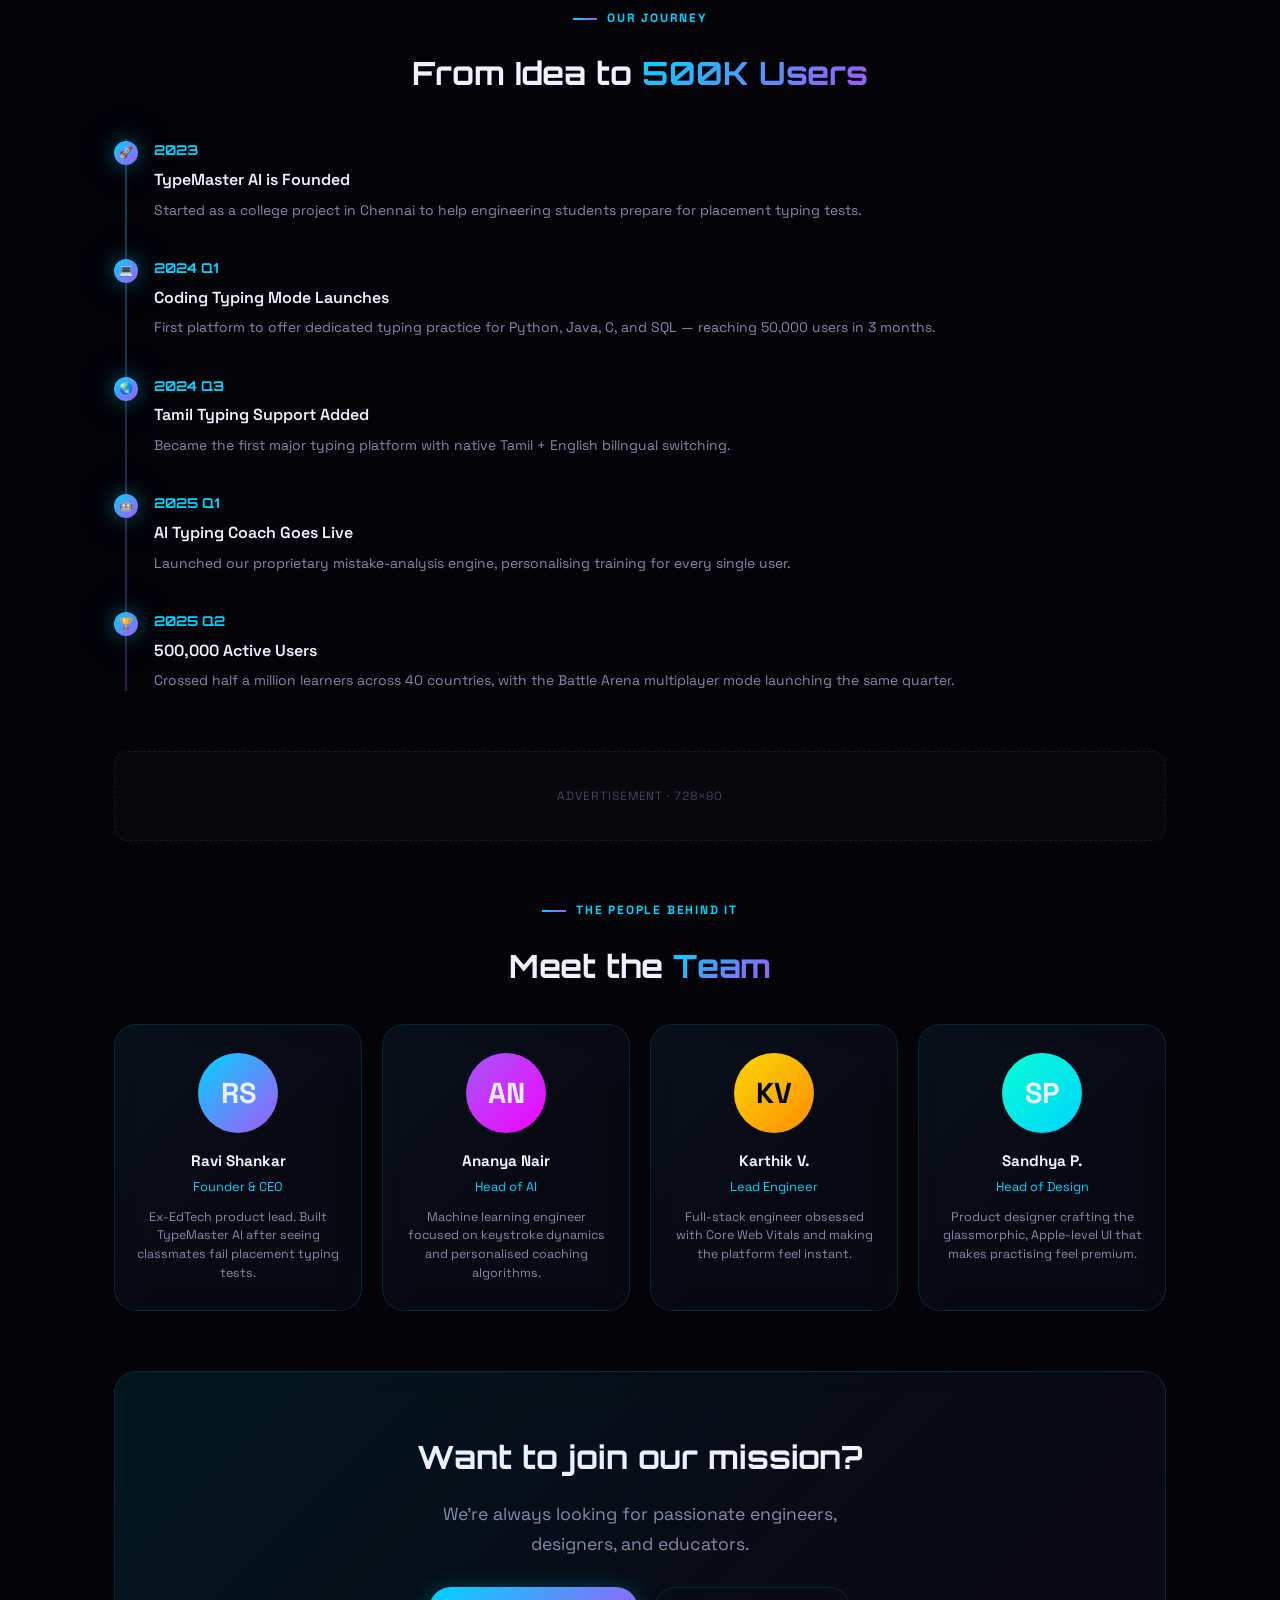
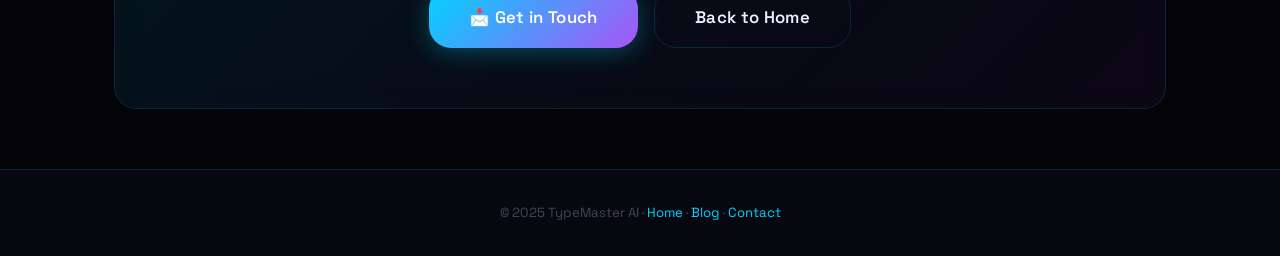
<file: pages/about.html>
<!DOCTYPE html>
<html lang="en">
<head>
  <meta charset="UTF-8" />
  <meta name="viewport" content="width=device-width, initial-scale=1.0" />
  <title>About Us — TypeMaster AI | Our Mission & Story</title>
  <meta name="description" content="Learn about TypeMaster AI's mission to help 500,000+ students, programmers, and professionals type faster with AI-powered coaching." />
  <meta name="robots" content="index, follow" />
  <link rel="canonical" href="https://typemasterai.com/pages/about.html" />
  <script type="application/ld+json">
  {
    "@context": "https://schema.org",
    "@type": "AboutPage",
    "name": "About TypeMaster AI",
    "url": "https://typemasterai.com/pages/about.html"
  }
  </script>
  <link rel="preconnect" href="https://fonts.googleapis.com" />
  <link rel="preconnect" href="https://fonts.gstatic.com" crossorigin />
  <link href="https://fonts.googleapis.com/css2?family=Space+Grotesk:wght@300;400;500;600;700&family=JetBrains+Mono:wght@400;500;700&family=Orbitron:wght@400;700;900&display=swap" rel="stylesheet" />
  <link rel="stylesheet" href="../css/main.css" />
  <style>
    body { padding-top: 68px; }
    .about-page { max-width: 1100px; margin: 0 auto; padding: 60px 24px; }
    @media(max-width:640px){ .about-page { padding: 32px 16px; } }

    /* ── Mission split ── */
    .mission-split { display: grid; grid-template-columns: 1fr 1fr; gap: 48px; align-items: center; margin: 60px 0; }
    @media(max-width:800px){ .mission-split { grid-template-columns: 1fr; gap: 32px; } }
    .mission-visual {
      aspect-ratio: 1;
      border-radius: var(--radius-xl);
      background: linear-gradient(135deg, rgba(0,212,255,0.1), rgba(168,85,247,0.15));
      display: flex; align-items: center; justify-content: center;
      font-size: 5rem;
      border: 1px solid var(--glass-border);
      position: relative;
      overflow: hidden;
    }
    .mission-visual::before {
      content: '';
      position: absolute; inset: -50%;
      background: radial-gradient(circle, rgba(0,212,255,0.15), transparent 60%);
      animation: rotateSlow 20s linear infinite;
    }

    /* ── Values grid ── */
    .values-grid { display: grid; grid-template-columns: repeat(3,1fr); gap: 20px; }
    @media(max-width:800px){ .values-grid { grid-template-columns: 1fr; } }
    .value-card { padding: 32px; text-align: center; }
    .value-icon { font-size: 2.5rem; margin-bottom: 16px; }

    /* ── Timeline ── */
    .timeline { position: relative; padding-left: 40px; }
    .timeline::before {
      content: ''; position: absolute; left: 11px; top: 0; bottom: 0;
      width: 2px; background: linear-gradient(180deg, var(--neon-blue), var(--neon-purple));
      opacity: 0.3;
    }
    .timeline-item { position: relative; padding-bottom: 36px; }
    .timeline-item:last-child { padding-bottom: 0; }
    .timeline-dot {
      position: absolute; left: -40px; top: 2px;
      width: 24px; height: 24px; border-radius: 50%;
      background: linear-gradient(135deg, var(--neon-blue), var(--neon-purple));
      display: flex; align-items: center; justify-content: center;
      font-size: 0.7rem; box-shadow: var(--glow-blue);
    }
    .timeline-year { font-family: var(--font-display); font-size: 0.85rem; font-weight: 700; color: var(--neon-blue); margin-bottom: 6px; }
    .timeline-title { font-size: 1rem; font-weight: 600; margin-bottom: 6px; }
    .timeline-desc { font-size: 0.87rem; color: var(--text-secondary); line-height: 1.6; }

    /* ── Team grid ── */
    .team-grid { display: grid; grid-template-columns: repeat(4,1fr); gap: 20px; }
    @media(max-width:800px){ .team-grid { grid-template-columns: repeat(2,1fr); } }
    .team-card { padding: 28px 20px; text-align: center; }
    .team-avatar {
      width: 80px; height: 80px; border-radius: 50%;
      background: linear-gradient(135deg, var(--neon-blue), var(--neon-purple));
      display: flex; align-items: center; justify-content: center;
      font-size: 1.8rem; font-weight: 700; margin: 0 auto 16px;
    }
    .team-name { font-weight: 700; font-size: 0.95rem; margin-bottom: 4px; }
    .team-role { font-size: 0.8rem; color: var(--neon-blue); margin-bottom: 10px; }
    .team-bio { font-size: 0.78rem; color: var(--text-secondary); line-height: 1.5; }

    /* ── Press logos ── */
    .press-row { display: flex; gap: 40px; justify-content: center; flex-wrap: wrap; align-items: center; opacity: 0.6; }
    .press-logo { font-family: var(--font-display); font-size: 1.2rem; font-weight: 700; color: var(--text-secondary); }
  </style>
</head>
<body>
  <canvas id="particles-canvas"></canvas>

  <!-- NAV -->
  <nav class="nav">
    <div class="nav-inner">
      <a href="../index.html" class="nav-logo">
        <div class="nav-logo-icon">⌨</div>
        <span class="gradient-text">TypeMaster<span style="color:var(--text-secondary);font-weight:400"> AI</span></span>
      </a>
      <ul class="nav-links">
        <li><a href="../index.html">Home</a></li>
        <li><a href="typing-test.html">Practice</a></li>
        <li><a href="dashboard.html">Dashboard</a></li>
        <li><a href="leaderboard.html">Leaderboard</a></li>
        <li><a href="blog.html">Blog</a></li>
        <li><a href="premium.html">Premium</a></li>
      </ul>
      <div class="nav-actions">
        <a href="profile.html" class="btn btn-secondary btn-sm">Sign In</a>
        <a href="premium.html" class="btn btn-primary btn-sm">Get Pro ✦</a>
        <button class="nav-menu-btn">☰</button>
      </div>
    </div>
  </nav>

  <div class="about-page">

    <!-- Hero -->
    <div class="text-center reveal" style="margin-bottom:20px">
      <div class="section-label" style="justify-content:center"><span>Our Story</span></div>
      <h1 class="display-lg mb-20">Building the future of <span class="gradient-text">human-computer speed</span></h1>
      <p class="body-lg text-secondary" style="max-width:680px;margin:0 auto">TypeMaster AI was founded on a simple belief: typing is the most-used, least-taught skill of the digital age. We're fixing that with AI.</p>
    </div>

    <!-- Stats row -->
    <div class="stats-row reveal">
      <div class="stat-item">
        <span class="stat-number counter" data-target="500000">0</span>
        <span class="stat-label">Active Users</span>
      </div>
      <div class="stat-item">
        <span class="stat-number counter" data-target="40">0</span>
        <span class="stat-label">Countries</span>
      </div>
      <div class="stat-item">
        <span class="stat-number counter" data-target="2023">0</span>
        <span class="stat-label">Founded</span>
      </div>
      <div class="stat-item">
        <span class="stat-number counter" data-target="12">0</span>
        <span class="stat-label">Team Members</span>
      </div>
    </div>

    <!-- Mission split -->
    <div class="mission-split reveal">
      <div>
        <div class="section-label"><span>Our Mission</span></div>
        <h2 class="display-md mb-20">Typing speed shouldn't be<br/><span class="gradient-text">a barrier to opportunity</span></h2>
        <p class="body-md text-secondary mb-16">Every year, millions of students lose placement opportunities, programmers lose productivity hours, and professionals lose confidence — all because nobody ever taught them to type properly.</p>
        <p class="body-md text-secondary">We built TypeMaster AI to close that gap with real AI coaching, not just a stopwatch and a paragraph. Our mission is to make world-class typing education free, fun, and accessible to everyone — starting in India and expanding globally.</p>
      </div>
      <div class="mission-visual">🎯</div>
    </div>

    <!-- Values -->
    <div class="reveal" style="margin:60px 0">
      <div class="text-center mb-32">
        <div class="section-label" style="justify-content:center"><span>What We Believe</span></div>
        <h2 class="display-md">Our Core <span class="gradient-text">Values</span></h2>
      </div>
      <div class="values-grid">
        <div class="glass-card value-card">
          <div class="value-icon">🤖</div>
          <h3 class="heading-md mb-12">AI-First, Human-Centered</h3>
          <p class="body-md text-secondary">We use AI to personalise — never to replace the human joy of mastering a skill.</p>
        </div>
        <div class="glass-card value-card">
          <div class="value-icon">🌍</div>
          <h3 class="heading-md mb-12">Accessible to Everyone</h3>
          <p class="body-md text-secondary">Core features are free forever. Language, geography, and income should never block learning.</p>
        </div>
        <div class="glass-card value-card">
          <div class="value-icon">📊</div>
          <h3 class="heading-md mb-12">Data-Driven Improvement</h3>
          <p class="body-md text-secondary">Every feature we ship is backed by real typing data from our 500K+ user base.</p>
        </div>
      </div>
    </div>

    <!-- Timeline -->
    <div class="reveal" style="margin:60px 0">
      <div class="text-center mb-40">
        <div class="section-label" style="justify-content:center"><span>Our Journey</span></div>
        <h2 class="display-md">From Idea to <span class="gradient-text">500K Users</span></h2>
      </div>
      <div class="timeline">
        <div class="timeline-item">
          <div class="timeline-dot">🚀</div>
          <div class="timeline-year">2023</div>
          <div class="timeline-title">TypeMaster AI is Founded</div>
          <div class="timeline-desc">Started as a college project in Chennai to help engineering students prepare for placement typing tests.</div>
        </div>
        <div class="timeline-item">
          <div class="timeline-dot">💻</div>
          <div class="timeline-year">2024 Q1</div>
          <div class="timeline-title">Coding Typing Mode Launches</div>
          <div class="timeline-desc">First platform to offer dedicated typing practice for Python, Java, C, and SQL — reaching 50,000 users in 3 months.</div>
        </div>
        <div class="timeline-item">
          <div class="timeline-dot">🌏</div>
          <div class="timeline-year">2024 Q3</div>
          <div class="timeline-title">Tamil Typing Support Added</div>
          <div class="timeline-desc">Became the first major typing platform with native Tamil + English bilingual switching.</div>
        </div>
        <div class="timeline-item">
          <div class="timeline-dot">🤖</div>
          <div class="timeline-year">2025 Q1</div>
          <div class="timeline-title">AI Typing Coach Goes Live</div>
          <div class="timeline-desc">Launched our proprietary mistake-analysis engine, personalising training for every single user.</div>
        </div>
        <div class="timeline-item">
          <div class="timeline-dot">🏆</div>
          <div class="timeline-year">2025 Q2</div>
          <div class="timeline-title">500,000 Active Users</div>
          <div class="timeline-desc">Crossed half a million learners across 40 countries, with the Battle Arena multiplayer mode launching the same quarter.</div>
        </div>
      </div>
    </div>

    <!-- AdSense -->
    <div class="adsense-horizontal reveal">Advertisement · 728×90</div>

    <!-- Team -->
    <div class="reveal" style="margin:60px 0">
      <div class="text-center mb-32">
        <div class="section-label" style="justify-content:center"><span>The People Behind It</span></div>
        <h2 class="display-md">Meet the <span class="gradient-text">Team</span></h2>
      </div>
      <div class="team-grid">
        <div class="glass-card team-card">
          <div class="team-avatar">RS</div>
          <div class="team-name">Ravi Shankar</div>
          <div class="team-role">Founder & CEO</div>
          <div class="team-bio">Ex-EdTech product lead. Built TypeMaster AI after seeing classmates fail placement typing tests.</div>
        </div>
        <div class="glass-card team-card">
          <div class="team-avatar" style="background:linear-gradient(135deg,var(--neon-purple),var(--neon-pink))">AN</div>
          <div class="team-name">Ananya Nair</div>
          <div class="team-role">Head of AI</div>
          <div class="team-bio">Machine learning engineer focused on keystroke dynamics and personalised coaching algorithms.</div>
        </div>
        <div class="glass-card team-card">
          <div class="team-avatar" style="background:linear-gradient(135deg,var(--neon-gold),#ff8c00);color:#000">KV</div>
          <div class="team-name">Karthik V.</div>
          <div class="team-role">Lead Engineer</div>
          <div class="team-bio">Full-stack engineer obsessed with Core Web Vitals and making the platform feel instant.</div>
        </div>
        <div class="glass-card team-card">
          <div class="team-avatar" style="background:linear-gradient(135deg,var(--neon-cyan),var(--neon-blue))">SP</div>
          <div class="team-name">Sandhya P.</div>
          <div class="team-role">Head of Design</div>
          <div class="team-bio">Product designer crafting the glassmorphic, Apple-level UI that makes practising feel premium.</div>
        </div>
      </div>
    </div>

    <!-- CTA -->
    <div class="glass-card text-center reveal" style="padding:60px 32px;background:linear-gradient(135deg,rgba(0,212,255,0.06),rgba(168,85,247,0.06))">
      <h2 class="display-md mb-16">Want to join our mission?</h2>
      <p class="body-lg text-secondary mb-28" style="max-width:480px;margin:0 auto 28px">We're always looking for passionate engineers, designers, and educators.</p>
      <div class="flex gap-16" style="justify-content:center;flex-wrap:wrap">
        <a href="contact.html" class="btn btn-primary btn-lg">📩 Get in Touch</a>
        <a href="../index.html" class="btn btn-secondary btn-lg">Back to Home</a>
      </div>
    </div>

  </div>

  <!-- Footer -->
  <footer style="position:relative;z-index:1;background:var(--bg-deep);border-top:1px solid var(--glass-border);padding:32px 24px;text-align:center">
    <p style="color:var(--text-muted);font-size:0.83rem">© 2025 TypeMaster AI · <a href="../index.html" style="color:var(--neon-blue)">Home</a> · <a href="blog.html" style="color:var(--neon-blue)">Blog</a> · <a href="contact.html" style="color:var(--neon-blue)">Contact</a></p>
  </footer>

  <script src="../js/main.js"></script>
</body>
</html>
</file>
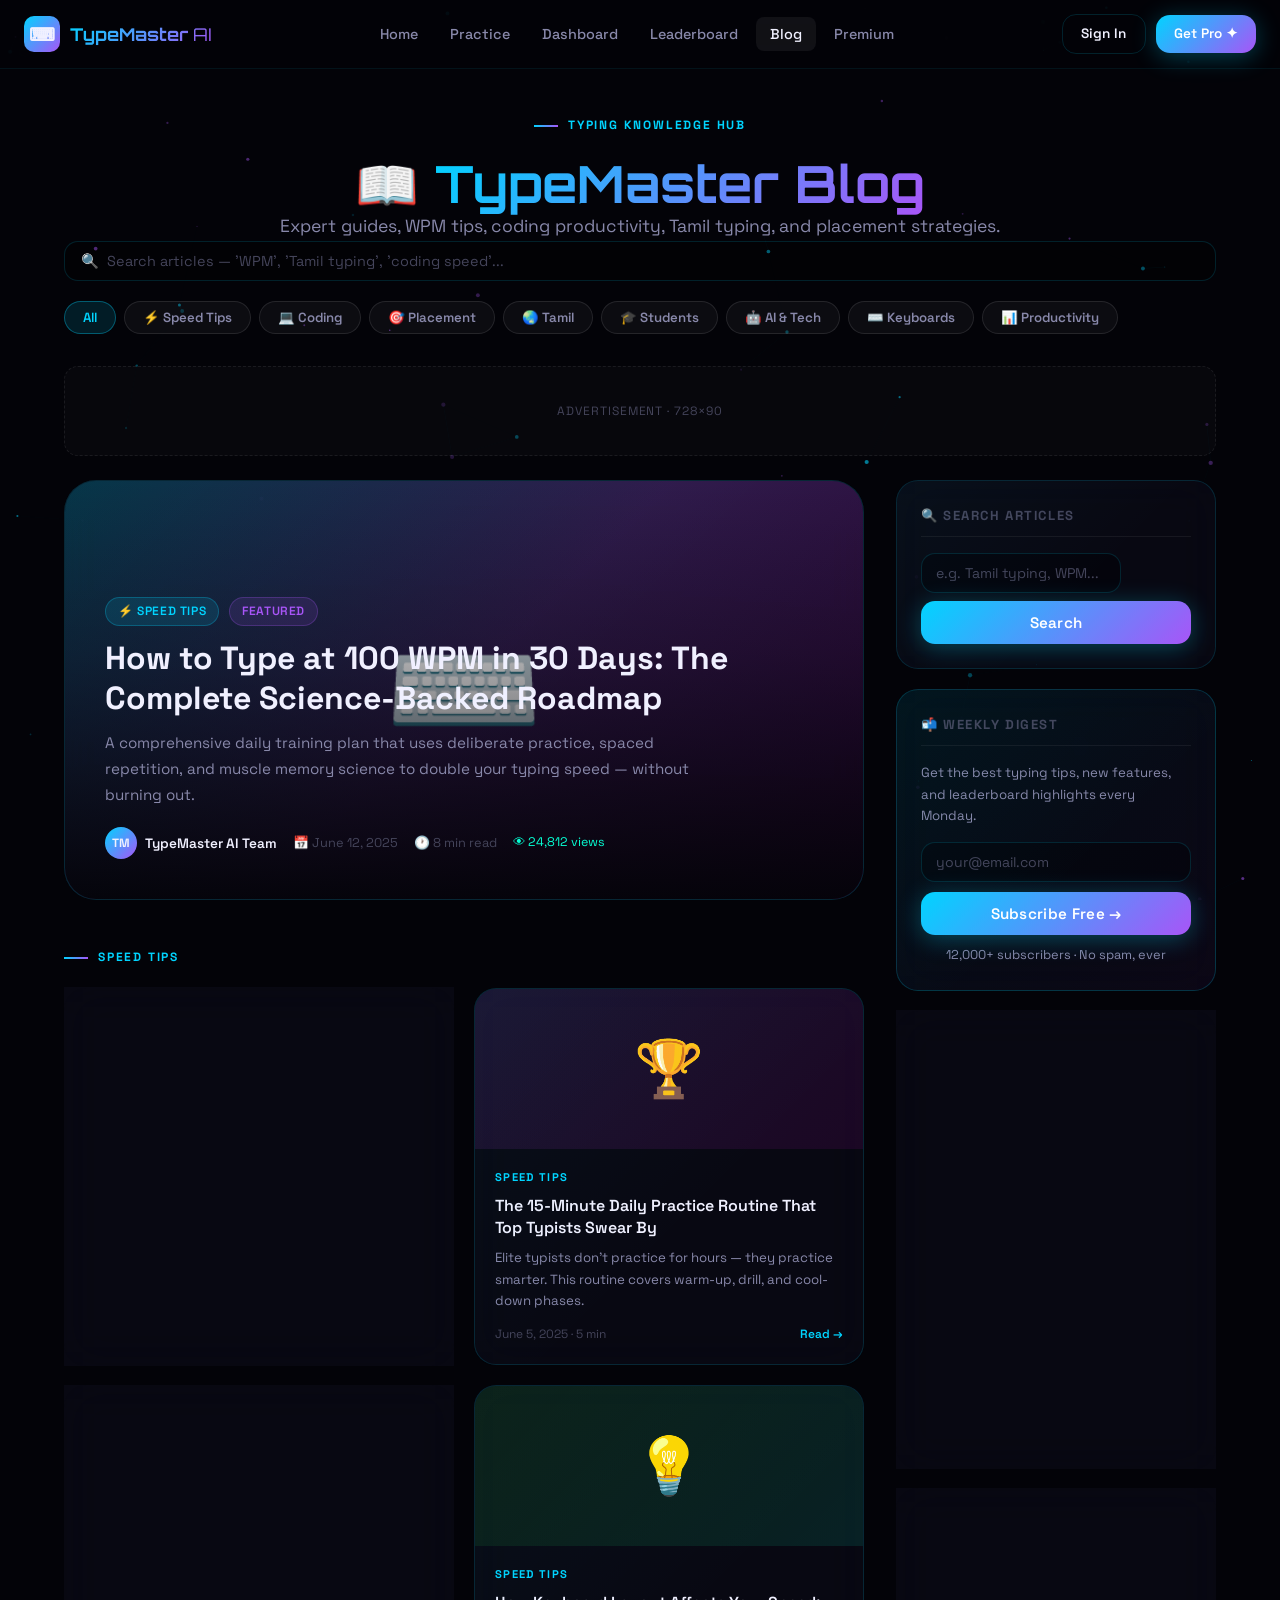
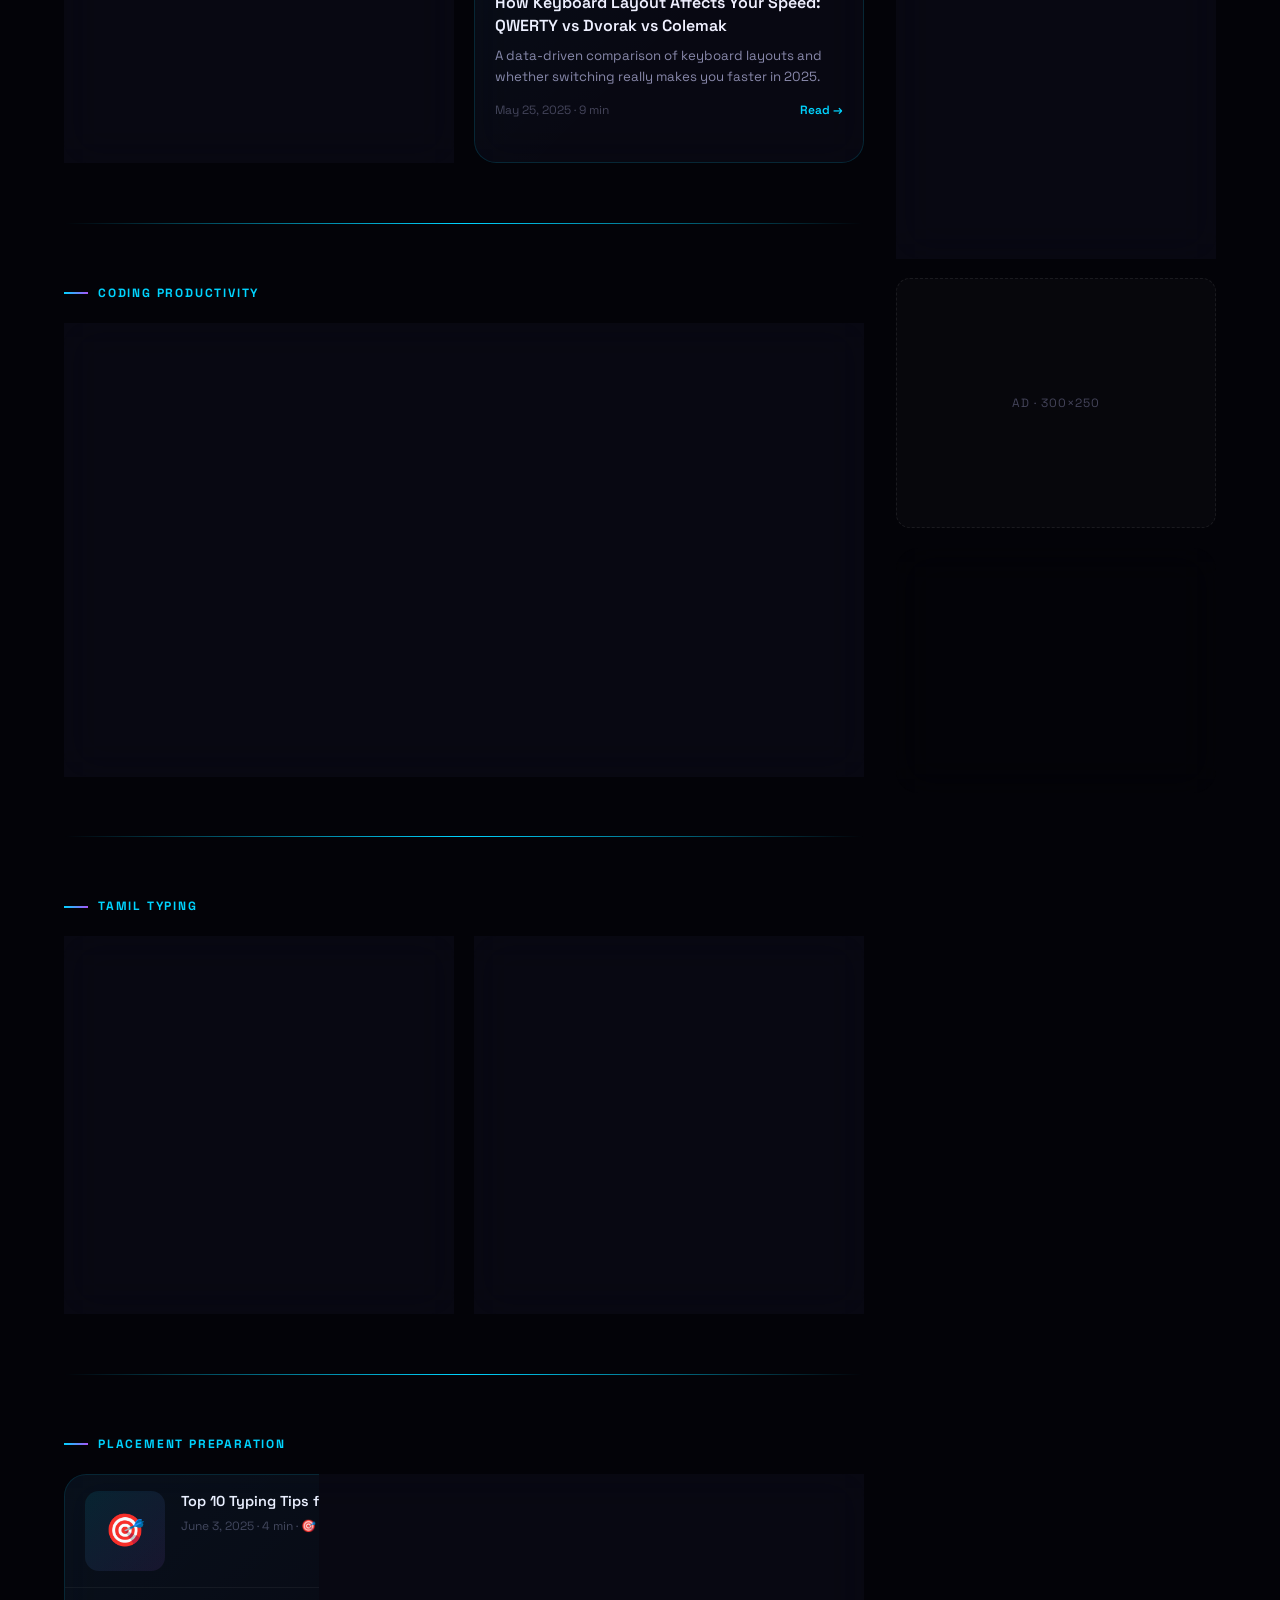
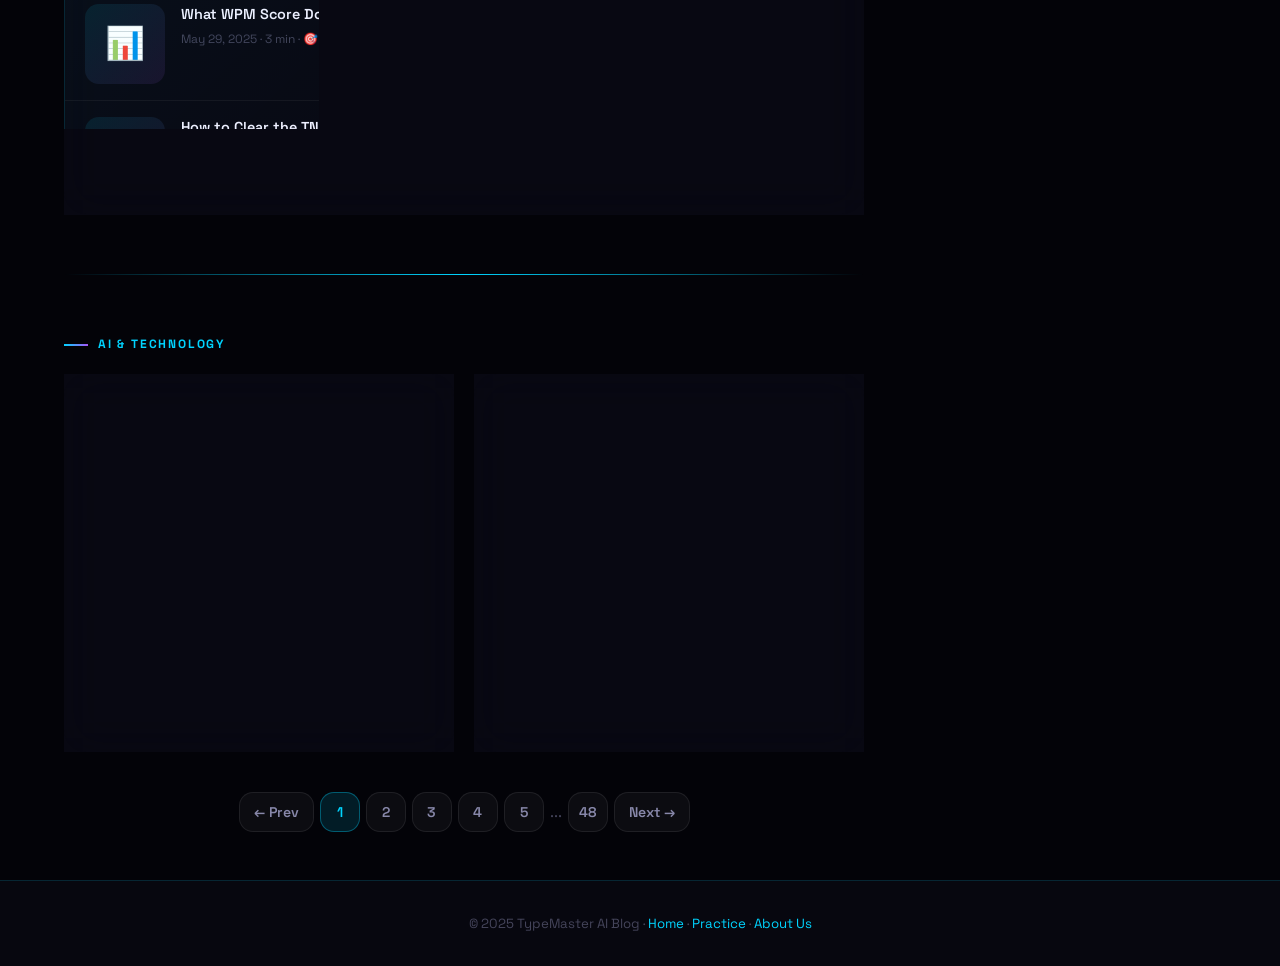
<file: pages/blog.html>
<!DOCTYPE html>
<html lang="en">
<head>
  <meta charset="UTF-8" />
  <meta name="viewport" content="width=device-width, initial-scale=1.0" />
  <title>Blog — TypeMaster AI | Typing Tips, WPM Guides, Programming Productivity</title>
  <meta name="description" content="Expert typing tips, WPM improvement guides, coding productivity articles, Tamil typing tutorials, and placement test strategies — all from TypeMaster AI." />
  <meta name="keywords" content="typing tips, how to type faster, improve WPM, coding typing, touch typing guide, Tamil typing tutorial, placement typing test, keyboard shortcuts" />
  <meta name="robots" content="index, follow" />
  <link rel="canonical" href="https://typemasterai.com/pages/blog.html" />
  <meta property="og:title" content="TypeMaster AI Blog — Typing Tips & Productivity" />
  <meta property="og:description" content="Expert typing guides and strategies for students, programmers, and professionals." />
  <meta property="og:type" content="blog" />
  <script type="application/ld+json">
  {
    "@context": "https://schema.org",
    "@type": "Blog",
    "name": "TypeMaster AI Blog",
    "url": "https://typemasterai.com/pages/blog.html",
    "description": "Expert typing tips, WPM guides, and productivity articles"
  }
  </script>
  <link rel="preconnect" href="https://fonts.googleapis.com" />
  <link rel="preconnect" href="https://fonts.gstatic.com" crossorigin />
  <link href="https://fonts.googleapis.com/css2?family=Space+Grotesk:wght@300;400;500;600;700&family=JetBrains+Mono:wght@400;500;700&family=Orbitron:wght@400;700;900&display=swap" rel="stylesheet" />
  <link rel="stylesheet" href="../css/main.css" />
  <style>
    body { padding-top: 68px; }
    .blog-page { max-width: 1200px; margin: 0 auto; padding: 48px 24px; }
    @media(max-width:640px){ .blog-page { padding: 24px 16px; } }

    /* ── Layout ── */
    .blog-layout { display: grid; grid-template-columns: 1fr 320px; gap: 32px; }
    @media(max-width:960px){ .blog-layout { grid-template-columns: 1fr; } .blog-sidebar { display: none; } }

    /* ── Featured post ── */
    .featured-post {
      border-radius: var(--radius-xl);
      overflow: hidden;
      position: relative;
      min-height: 420px;
      display: flex; flex-direction: column; justify-content: flex-end;
      margin-bottom: 48px;
      cursor: pointer;
    }
    .featured-thumb {
      position: absolute; inset: 0;
      background: linear-gradient(135deg, rgba(0,212,255,0.2), rgba(168,85,247,0.25), rgba(247,0,255,0.15));
      display: flex; align-items: center; justify-content: center;
      font-size: 8rem;
    }
    .featured-thumb::after {
      content: '';
      position: absolute; inset: 0;
      background: linear-gradient(to top, rgba(3,3,8,0.95) 0%, rgba(3,3,8,0.3) 60%, transparent 100%);
    }
    .featured-content {
      position: relative; z-index: 1;
      padding: 40px;
    }
    @media(max-width:640px){ .featured-content { padding: 24px; } }
    .featured-tag { margin-bottom: 12px; }
    .featured-title { font-size: clamp(1.4rem,3vw,2rem); font-weight: 700; line-height: 1.25; margin-bottom: 12px; }
    .featured-excerpt { font-size: 0.95rem; color: var(--text-secondary); max-width: 600px; line-height: 1.7; margin-bottom: 20px; }
    .featured-meta { display: flex; align-items: center; gap: 16px; flex-wrap: wrap; }
    .author-chip { display: flex; align-items: center; gap: 8px; }
    .author-av { width: 32px; height: 32px; border-radius: 50%; background: linear-gradient(135deg, var(--neon-blue), var(--neon-purple)); display: flex; align-items: center; justify-content: center; font-size: 0.75rem; font-weight: 700; }
    .author-name { font-size: 0.85rem; font-weight: 600; }
    .post-date { font-size: 0.8rem; color: var(--text-muted); }
    .read-time { font-size: 0.8rem; color: var(--text-muted); }

    /* ── Category filter ── */
    .cat-filter { display: flex; gap: 8px; flex-wrap: wrap; margin-bottom: 32px; }
    .cat-btn {
      padding: 7px 18px; border-radius: 100px;
      background: rgba(255,255,255,0.04); border: 1px solid rgba(255,255,255,0.1);
      color: var(--text-secondary); font-size: 0.83rem; font-weight: 600;
      cursor: pointer; transition: all 0.2s;
    }
    .cat-btn.active { background: rgba(0,212,255,0.12); border-color: rgba(0,212,255,0.35); color: var(--neon-blue); }
    .cat-btn:hover:not(.active) { color: var(--text-primary); border-color: rgba(255,255,255,0.2); }

    /* ── Article grid ── */
    .articles-grid { display: grid; grid-template-columns: repeat(2,1fr); gap: 20px; margin-bottom: 32px; }
    @media(max-width:640px){ .articles-grid { grid-template-columns: 1fr; } }

    .article-card { cursor: pointer; }
    .article-thumb {
      height: 160px;
      border-radius: var(--radius-md) var(--radius-md) 0 0;
      display: flex; align-items: center; justify-content: center;
      font-size: 3.5rem;
      background: linear-gradient(135deg, rgba(0,212,255,0.1), rgba(168,85,247,0.1));
    }
    .article-body { padding: 20px; }
    .article-cat { font-size: 0.7rem; font-weight: 700; letter-spacing: 0.12em; text-transform: uppercase; color: var(--neon-blue); margin-bottom: 8px; }
    .article-title { font-size: 1rem; font-weight: 600; line-height: 1.4; margin-bottom: 8px; }
    .article-excerpt { font-size: 0.83rem; color: var(--text-secondary); line-height: 1.6; margin-bottom: 14px; }
    .article-footer { display: flex; align-items: center; justify-content: space-between; }
    .article-date { font-size: 0.75rem; color: var(--text-muted); }
    .article-read { font-size: 0.75rem; color: var(--neon-blue); font-weight: 600; }

    /* ── List articles ── */
    .article-list-row {
      display: flex; gap: 16px; padding: 16px 0;
      border-bottom: 1px solid rgba(255,255,255,0.05);
      cursor: pointer;
    }
    .article-list-row:last-child { border-bottom: none; }
    .article-list-thumb {
      width: 80px; height: 80px; flex-shrink: 0;
      border-radius: var(--radius-md);
      background: linear-gradient(135deg, rgba(0,212,255,0.1), rgba(168,85,247,0.1));
      display: flex; align-items: center; justify-content: center;
      font-size: 2rem;
    }
    .article-list-title { font-size: 0.9rem; font-weight: 600; line-height: 1.4; margin-bottom: 6px; }
    .article-list-meta { font-size: 0.75rem; color: var(--text-muted); }

    /* ── Sidebar ── */
    .blog-sidebar { display: flex; flex-direction: column; gap: 20px; }
    .sidebar-widget { padding: 24px; }
    .widget-title { font-size: 0.82rem; font-weight: 700; letter-spacing: 0.12em; text-transform: uppercase; color: var(--text-muted); margin-bottom: 16px; padding-bottom: 10px; border-bottom: 1px solid rgba(255,255,255,0.06); }

    /* ── Newsletter ── */
    .newsletter-form { display: flex; flex-direction: column; gap: 10px; }
    .newsletter-input {
      padding: 10px 14px;
      background: rgba(0,0,0,0.3);
      border: 1px solid var(--glass-border);
      border-radius: var(--radius-md);
      color: var(--text-primary);
      font-family: var(--font-body); font-size: 0.88rem;
      outline: none; transition: border-color 0.2s;
    }
    .newsletter-input:focus { border-color: rgba(0,212,255,0.5); }
    .newsletter-input::placeholder { color: var(--text-muted); }

    /* ── Trending tags ── */
    .tag-cloud { display: flex; flex-wrap: wrap; gap: 8px; }
    .tag {
      padding: 5px 12px; border-radius: 100px;
      background: rgba(255,255,255,0.04); border: 1px solid rgba(255,255,255,0.08);
      font-size: 0.78rem; color: var(--text-secondary); cursor: pointer;
      transition: all 0.2s;
    }
    .tag:hover { background: rgba(0,212,255,0.08); border-color: rgba(0,212,255,0.25); color: var(--neon-blue); }

    /* ── Search ── */
    .blog-search {
      width: 100%; padding: 10px 16px;
      background: rgba(0,0,0,0.3); border: 1px solid var(--glass-border);
      border-radius: var(--radius-md); color: var(--text-primary);
      font-family: var(--font-body); font-size: 0.9rem; outline: none;
      margin-bottom: 20px; transition: border-color 0.2s;
    }
    .blog-search:focus { border-color: rgba(0,212,255,0.5); }
    .blog-search::placeholder { color: var(--text-muted); }

    /* ── Popular post ── */
    .pop-post { display: flex; gap: 12px; padding: 10px 0; border-bottom: 1px solid rgba(255,255,255,0.04); cursor: pointer; }
    .pop-post:last-child { border-bottom: none; }
    .pop-num { font-family: var(--font-display); font-size: 1.2rem; font-weight: 700; color: rgba(0,212,255,0.3); width: 28px; flex-shrink: 0; line-height: 1.4; }
    .pop-title { font-size: 0.83rem; font-weight: 600; line-height: 1.4; }
    .pop-meta { font-size: 0.72rem; color: var(--text-muted); margin-top: 3px; }

    /* ── Pagination ── */
    .pagination { display: flex; justify-content: center; gap: 6px; flex-wrap: wrap; }
    .page-btn {
      width: 40px; height: 40px; border-radius: var(--radius-md);
      display: flex; align-items: center; justify-content: center;
      background: rgba(255,255,255,0.04); border: 1px solid rgba(255,255,255,0.08);
      color: var(--text-secondary); font-size: 0.88rem; font-weight: 600;
      cursor: pointer; transition: all 0.2s;
    }
    .page-btn:hover, .page-btn.active { background: rgba(0,212,255,0.12); border-color: rgba(0,212,255,0.35); color: var(--neon-blue); }
    .page-btn.wide { width: auto; padding: 0 14px; }
  </style>
</head>
<body>
  <canvas id="particles-canvas"></canvas>

  <!-- NAV -->
  <nav class="nav">
    <div class="nav-inner">
      <a href="../index.html" class="nav-logo">
        <div class="nav-logo-icon">⌨</div>
        <span class="gradient-text">TypeMaster<span style="color:var(--text-secondary);font-weight:400"> AI</span></span>
      </a>
      <ul class="nav-links">
        <li><a href="../index.html">Home</a></li>
        <li><a href="typing-test.html">Practice</a></li>
        <li><a href="dashboard.html">Dashboard</a></li>
        <li><a href="leaderboard.html">Leaderboard</a></li>
        <li><a href="blog.html" class="active">Blog</a></li>
        <li><a href="premium.html">Premium</a></li>
      </ul>
      <div class="nav-actions">
        <a href="profile.html" class="btn btn-secondary btn-sm">Sign In</a>
        <a href="premium.html" class="btn btn-primary btn-sm">Get Pro ✦</a>
        <button class="nav-menu-btn">☰</button>
      </div>
    </div>
  </nav>

  <div class="blog-page">

    <!-- Header -->
    <div class="text-center mb-48 reveal">
      <div class="section-label" style="justify-content:center"><span>Typing Knowledge Hub</span></div>
      <h1 class="display-lg mb-12">📖 <span class="gradient-text">TypeMaster Blog</span></h1>
      <p class="body-lg text-secondary">Expert guides, WPM tips, coding productivity, Tamil typing, and placement strategies.</p>
    </div>

    <!-- Search bar -->
    <input class="blog-search" type="text" placeholder="🔍  Search articles — 'WPM', 'Tamil typing', 'coding speed'..." />

    <!-- Category filter -->
    <div class="cat-filter reveal">
      <button class="cat-btn active">All</button>
      <button class="cat-btn">⚡ Speed Tips</button>
      <button class="cat-btn">💻 Coding</button>
      <button class="cat-btn">🎯 Placement</button>
      <button class="cat-btn">🌏 Tamil</button>
      <button class="cat-btn">🎓 Students</button>
      <button class="cat-btn">🤖 AI & Tech</button>
      <button class="cat-btn">⌨️ Keyboards</button>
      <button class="cat-btn">📊 Productivity</button>
    </div>

    <!-- AdSense horizontal -->
    <div class="adsense-horizontal reveal">Advertisement · 728×90</div>

    <div class="blog-layout">

      <!-- ── MAIN CONTENT ── -->
      <main>

        <!-- Featured Post -->
        <article class="featured-post glass-card reveal" onclick="window.TypeMaster.showToast('Opening article...','blue')">
          <div class="featured-thumb">⌨️</div>
          <div class="featured-content">
            <div class="featured-tag"><span class="badge badge-blue">⚡ Speed Tips</span> <span class="badge badge-purple" style="margin-left:6px">FEATURED</span></div>
            <h2 class="featured-title">How to Type at 100 WPM in 30 Days: The Complete Science-Backed Roadmap</h2>
            <p class="featured-excerpt">A comprehensive daily training plan that uses deliberate practice, spaced repetition, and muscle memory science to double your typing speed — without burning out.</p>
            <div class="featured-meta">
              <div class="author-chip">
                <div class="author-av">TM</div>
                <div>
                  <div class="author-name">TypeMaster AI Team</div>
                </div>
              </div>
              <span class="post-date">📅 June 12, 2025</span>
              <span class="read-time">🕐 8 min read</span>
              <span style="font-size:0.78rem;color:var(--neon-cyan)">👁 24,812 views</span>
            </div>
          </div>
        </article>

        <!-- Category section: Speed Tips -->
        <div class="mb-8 reveal">
          <div class="section-label mb-20"><span>Speed Tips</span></div>
        </div>

        <div class="articles-grid reveal">
          <article class="glass-card article-card" onclick="window.TypeMaster.showToast('Opening article...','blue')">
            <div class="article-thumb" style="background:linear-gradient(135deg,rgba(0,212,255,0.12),rgba(6,255,212,0.1))">⚡</div>
            <div class="article-body">
              <div class="article-cat">Speed Tips</div>
              <h3 class="article-title">5 Finger Placement Mistakes That Are Capping Your WPM at 60</h3>
              <p class="article-excerpt">Most typists hit a plateau at 60–70 WPM because of ingrained finger habits. Here's how to identify and fix them permanently.</p>
              <div class="article-footer">
                <span class="article-date">June 8, 2025 · 6 min</span>
                <span class="article-read">Read →</span>
              </div>
            </div>
          </article>

          <article class="glass-card article-card" onclick="window.TypeMaster.showToast('Opening article...','blue')">
            <div class="article-thumb" style="background:linear-gradient(135deg,rgba(168,85,247,0.12),rgba(247,0,255,0.08))">🏆</div>
            <div class="article-body">
              <div class="article-cat">Speed Tips</div>
              <h3 class="article-title">The 15-Minute Daily Practice Routine That Top Typists Swear By</h3>
              <p class="article-excerpt">Elite typists don't practice for hours — they practice smarter. This routine covers warm-up, drill, and cool-down phases.</p>
              <div class="article-footer">
                <span class="article-date">June 5, 2025 · 5 min</span>
                <span class="article-read">Read →</span>
              </div>
            </div>
          </article>

          <article class="glass-card article-card" onclick="window.TypeMaster.showToast('Opening article...','blue')">
            <div class="article-thumb" style="background:linear-gradient(135deg,rgba(255,215,0,0.1),rgba(255,140,0,0.08))">🔥</div>
            <div class="article-body">
              <div class="article-cat">Speed Tips</div>
              <h3 class="article-title">Touch Typing vs. Hunt-and-Peck: Why the Difference Is 40 WPM</h3>
              <p class="article-excerpt">Data from 50,000 TypeMaster AI users proves that touch typing isn't just faster — it's a completely different cognitive process.</p>
              <div class="article-footer">
                <span class="article-date">May 30, 2025 · 7 min</span>
                <span class="article-read">Read →</span>
              </div>
            </div>
          </article>

          <article class="glass-card article-card" onclick="window.TypeMaster.showToast('Opening article...','blue')">
            <div class="article-thumb" style="background:linear-gradient(135deg,rgba(57,255,20,0.08),rgba(6,255,212,0.1))">💡</div>
            <div class="article-body">
              <div class="article-cat">Speed Tips</div>
              <h3 class="article-title">How Keyboard Layout Affects Your Speed: QWERTY vs Dvorak vs Colemak</h3>
              <p class="article-excerpt">A data-driven comparison of keyboard layouts and whether switching really makes you faster in 2025.</p>
              <div class="article-footer">
                <span class="article-date">May 25, 2025 · 9 min</span>
                <span class="article-read">Read →</span>
              </div>
            </div>
          </article>
        </div>

        <!-- Category: Coding -->
        <div class="neon-line reveal"></div>
        <div class="mb-8 reveal"><div class="section-label mb-20"><span>Coding Productivity</span></div></div>

        <div class="glass-card reveal" style="padding:0;overflow:hidden;margin-bottom:32px">
          <article class="article-list-row" style="padding:16px 20px" onclick="window.TypeMaster.showToast('Opening article...','blue')">
            <div class="article-list-thumb">💻</div>
            <div>
              <div class="article-list-title">Why Programmers Should Practice Code Typing Separately From Prose</div>
              <div class="article-list-meta">June 8, 2025 · 7 min · 💻 Coding · 👁 18,340 views</div>
            </div>
          </article>
          <article class="article-list-row" style="padding:16px 20px" onclick="window.TypeMaster.showToast('Opening article...','blue')">
            <div class="article-list-thumb">🐍</div>
            <div>
              <div class="article-list-title">Typing Python Faster: Shortcuts, Patterns and Special Character Drills</div>
              <div class="article-list-meta">June 2, 2025 · 6 min · 💻 Coding · 👁 12,891 views</div>
            </div>
          </article>
          <article class="article-list-row" style="padding:16px 20px" onclick="window.TypeMaster.showToast('Opening article...','blue')">
            <div class="article-list-thumb">☕</div>
            <div>
              <div class="article-list-title">Java Typing Speed: How to Type Verbose Java Code Without Slowing Down</div>
              <div class="article-list-meta">May 28, 2025 · 8 min · 💻 Coding · 👁 9,442 views</div>
            </div>
          </article>
          <article class="article-list-row" style="padding:16px 20px" onclick="window.TypeMaster.showToast('Opening article...','blue')">
            <div class="article-list-thumb">🗄️</div>
            <div>
              <div class="article-list-title">SQL Query Typing Drills for Backend Developers and Data Analysts</div>
              <div class="article-list-meta">May 20, 2025 · 5 min · 💻 Coding · 👁 7,223 views</div>
            </div>
          </article>
        </div>

        <!-- Category: Tamil Typing -->
        <div class="neon-line reveal"></div>
        <div class="mb-8 reveal"><div class="section-label mb-20"><span>Tamil Typing</span></div></div>

        <div class="articles-grid reveal">
          <article class="glass-card article-card" onclick="window.TypeMaster.showToast('Opening article...','blue')">
            <div class="article-thumb" style="background:linear-gradient(135deg,rgba(247,0,255,0.1),rgba(168,85,247,0.1))">🌏</div>
            <div class="article-body">
              <div class="article-cat" style="color:var(--neon-purple)">Tamil Typing</div>
              <h3 class="article-title">Complete Guide to Tamil Typing on a QWERTY Keyboard in 2025</h3>
              <p class="article-excerpt">Phonetic Tamil input, Bamini layout, and Tamil99 — which is the fastest for your use case? A thorough breakdown.</p>
              <div class="article-footer">
                <span class="article-date">June 10, 2025 · 10 min</span>
                <span class="article-read">படிக்க →</span>
              </div>
            </div>
          </article>

          <article class="glass-card article-card" onclick="window.TypeMaster.showToast('Opening article...','blue')">
            <div class="article-thumb" style="background:linear-gradient(135deg,rgba(0,212,255,0.08),rgba(168,85,247,0.12))">📝</div>
            <div class="article-body">
              <div class="article-cat" style="color:var(--neon-purple)">Tamil Typing</div>
              <h3 class="article-title">Top Tamil Typing Competitions in Tamil Nadu and How to Prepare</h3>
              <p class="article-excerpt">A guide to TNPSC, TANGEDCO, and other government typing tests with Tamil. Practice routines and expected WPM benchmarks.</p>
              <div class="article-footer">
                <span class="article-date">June 1, 2025 · 8 min</span>
                <span class="article-read">படிக்க →</span>
              </div>
            </div>
          </article>
        </div>

        <!-- Category: Placement -->
        <div class="neon-line reveal"></div>
        <div class="mb-8 reveal"><div class="section-label mb-20"><span>Placement Preparation</span></div></div>

        <div class="glass-card reveal" style="padding:0;overflow:hidden;margin-bottom:32px">
          <article class="article-list-row" style="padding:16px 20px" onclick="window.TypeMaster.showToast('Opening article...','blue')">
            <div class="article-list-thumb">🎯</div>
            <div>
              <div class="article-list-title">Top 10 Typing Tips for Campus Placement Tests — TCS, Infosys, Wipro 2025</div>
              <div class="article-list-meta">June 3, 2025 · 4 min · 🎯 Placement · 👁 31,220 views</div>
            </div>
          </article>
          <article class="article-list-row" style="padding:16px 20px" onclick="window.TypeMaster.showToast('Opening article...','blue')">
            <div class="article-list-thumb">📊</div>
            <div>
              <div class="article-list-title">What WPM Score Do You Need to Pass the Infosys Typing Test? (2025 Update)</div>
              <div class="article-list-meta">May 29, 2025 · 3 min · 🎯 Placement · 👁 28,104 views</div>
            </div>
          </article>
          <article class="article-list-row" style="padding:16px 20px" onclick="window.TypeMaster.showToast('Opening article...','blue')">
            <div class="article-list-thumb">🏢</div>
            <div>
              <div class="article-list-title">How to Clear the TNPSC Typewriting Exam in 60 Days: A Step-by-Step Guide</div>
              <div class="article-list-meta">May 22, 2025 · 12 min · 🎯 Placement · 👁 19,887 views</div>
            </div>
          </article>
        </div>

        <!-- Category: AI & Tech -->
        <div class="neon-line reveal"></div>
        <div class="mb-8 reveal"><div class="section-label mb-20"><span>AI & Technology</span></div></div>

        <div class="articles-grid reveal">
          <article class="glass-card article-card" onclick="window.TypeMaster.showToast('Opening article...','blue')">
            <div class="article-thumb" style="background:linear-gradient(135deg,rgba(0,212,255,0.12),rgba(57,255,20,0.08))">🤖</div>
            <div class="article-body">
              <div class="article-cat" style="color:var(--neon-cyan)">AI & Tech</div>
              <h3 class="article-title">How AI Analyses Your Typing and What It Tells You About Your Brain</h3>
              <p class="article-excerpt">The science behind TypeMaster AI's coaching engine — from keystroke dynamics to personalised training algorithms.</p>
              <div class="article-footer">
                <span class="article-date">June 7, 2025 · 11 min</span>
                <span class="article-read">Read →</span>
              </div>
            </div>
          </article>

          <article class="glass-card article-card" onclick="window.TypeMaster.showToast('Opening article...','blue')">
            <div class="article-thumb" style="background:linear-gradient(135deg,rgba(255,215,0,0.1),rgba(255,140,0,0.08))">⌨️</div>
            <div class="article-body">
              <div class="article-cat" style="color:var(--neon-gold)">Keyboards</div>
              <h3 class="article-title">Best Mechanical Keyboards for Typing Speed in 2025 (Under ₹5000)</h3>
              <p class="article-excerpt">A hands-on review of 12 keyboards tested on TypeMaster AI. Red vs Brown vs Blue switches: which is fastest?</p>
              <div class="article-footer">
                <span class="article-date">May 18, 2025 · 9 min</span>
                <span class="article-read">Read →</span>
              </div>
            </div>
          </article>
        </div>

        <!-- Pagination -->
        <div class="pagination reveal" style="margin-top:40px">
          <button class="page-btn wide">← Prev</button>
          <button class="page-btn active">1</button>
          <button class="page-btn">2</button>
          <button class="page-btn">3</button>
          <button class="page-btn">4</button>
          <button class="page-btn">5</button>
          <span style="align-self:center;color:var(--text-muted)">...</span>
          <button class="page-btn">48</button>
          <button class="page-btn wide">Next →</button>
        </div>

      </main>

      <!-- ── SIDEBAR ── -->
      <aside class="blog-sidebar">

        <!-- Search -->
        <div class="glass-card sidebar-widget">
          <div class="widget-title">🔍 Search Articles</div>
          <input class="newsletter-input" type="text" placeholder="e.g. Tamil typing, WPM..." />
          <button class="btn btn-primary w-full" style="justify-content:center;margin-top:8px">Search</button>
        </div>

        <!-- Newsletter -->
        <div class="glass-card sidebar-widget" style="background:linear-gradient(135deg,rgba(0,212,255,0.06),rgba(168,85,247,0.06));border-color:rgba(0,212,255,0.2)">
          <div class="widget-title">📬 Weekly Digest</div>
          <p style="font-size:0.83rem;color:var(--text-secondary);margin-bottom:16px;line-height:1.6">Get the best typing tips, new features, and leaderboard highlights every Monday.</p>
          <div class="newsletter-form">
            <input class="newsletter-input" type="email" placeholder="your@email.com" />
            <button class="btn btn-primary" style="justify-content:center" onclick="window.TypeMaster.showToast('Subscribed! Check your inbox.','blue')">Subscribe Free →</button>
          </div>
          <p class="caption" style="margin-top:10px;text-align:center">12,000+ subscribers · No spam, ever</p>
        </div>

        <!-- Popular posts -->
        <div class="glass-card sidebar-widget">
          <div class="widget-title">🔥 Most Popular</div>
          <div class="pop-post">
            <div class="pop-num">01</div>
            <div>
              <div class="pop-title">How to Reach 100 WPM in 30 Days</div>
              <div class="pop-meta">24,812 views · 8 min</div>
            </div>
          </div>
          <div class="pop-post">
            <div class="pop-num">02</div>
            <div>
              <div class="pop-title">Top Typing Tips for Campus Placement</div>
              <div class="pop-meta">31,220 views · 4 min</div>
            </div>
          </div>
          <div class="pop-post">
            <div class="pop-num">03</div>
            <div>
              <div class="pop-title">Complete Guide to Tamil Typing</div>
              <div class="pop-meta">17,449 views · 10 min</div>
            </div>
          </div>
          <div class="pop-post">
            <div class="pop-num">04</div>
            <div>
              <div class="pop-title">Why Programmers Need Code Typing</div>
              <div class="pop-meta">18,340 views · 7 min</div>
            </div>
          </div>
          <div class="pop-post">
            <div class="pop-num">05</div>
            <div>
              <div class="pop-title">Infosys Typing Test: What WPM You Need</div>
              <div class="pop-meta">28,104 views · 3 min</div>
            </div>
          </div>
        </div>

        <!-- Tag cloud -->
        <div class="glass-card sidebar-widget">
          <div class="widget-title">🏷️ Browse Topics</div>
          <div class="tag-cloud">
            <span class="tag">WPM</span>
            <span class="tag">Touch Typing</span>
            <span class="tag">Python</span>
            <span class="tag">Tamil Typing</span>
            <span class="tag">Placement</span>
            <span class="tag">QWERTY</span>
            <span class="tag">Dvorak</span>
            <span class="tag">Mechanical Keyboard</span>
            <span class="tag">AI Coach</span>
            <span class="tag">Productivity</span>
            <span class="tag">TCS</span>
            <span class="tag">Infosys</span>
            <span class="tag">Java Typing</span>
            <span class="tag">SQL</span>
            <span class="tag">Accuracy</span>
            <span class="tag">Streak</span>
            <span class="tag">TNPSC</span>
          </div>
        </div>

        <!-- AdSense square -->
        <div class="adsense-square">Ad · 300×250</div>

        <!-- CTA -->
        <div class="glass-card sidebar-widget" style="text-align:center;background:linear-gradient(135deg,rgba(168,85,247,0.08),rgba(247,0,255,0.06));border-color:rgba(168,85,247,0.2)">
          <div style="font-size:2.5rem;margin-bottom:12px">⌨️</div>
          <div style="font-weight:700;font-size:1rem;margin-bottom:8px">Ready to practise?</div>
          <p style="font-size:0.82rem;color:var(--text-secondary);margin-bottom:16px">Apply what you've read right now.</p>
          <a href="typing-test.html" class="btn btn-primary w-full" style="justify-content:center">Start Typing Test →</a>
        </div>

      </aside>

    </div>
  </div>

  <!-- Footer -->
  <footer style="position:relative;z-index:1;background:var(--bg-deep);border-top:1px solid var(--glass-border);padding:32px 24px;text-align:center">
    <p style="color:var(--text-muted);font-size:0.83rem">© 2025 TypeMaster AI Blog · <a href="../index.html" style="color:var(--neon-blue)">Home</a> · <a href="typing-test.html" style="color:var(--neon-blue)">Practice</a> · <a href="about.html" style="color:var(--neon-blue)">About Us</a></p>
  </footer>

  <script src="../js/main.js"></script>
  <script>
    // Category filter
    document.querySelectorAll('.cat-btn').forEach(btn => {
      btn.addEventListener('click', function() {
        document.querySelectorAll('.cat-btn').forEach(b => b.classList.remove('active'));
        this.classList.add('active');
      });
    });
  </script>
</body>
</html>
</file>
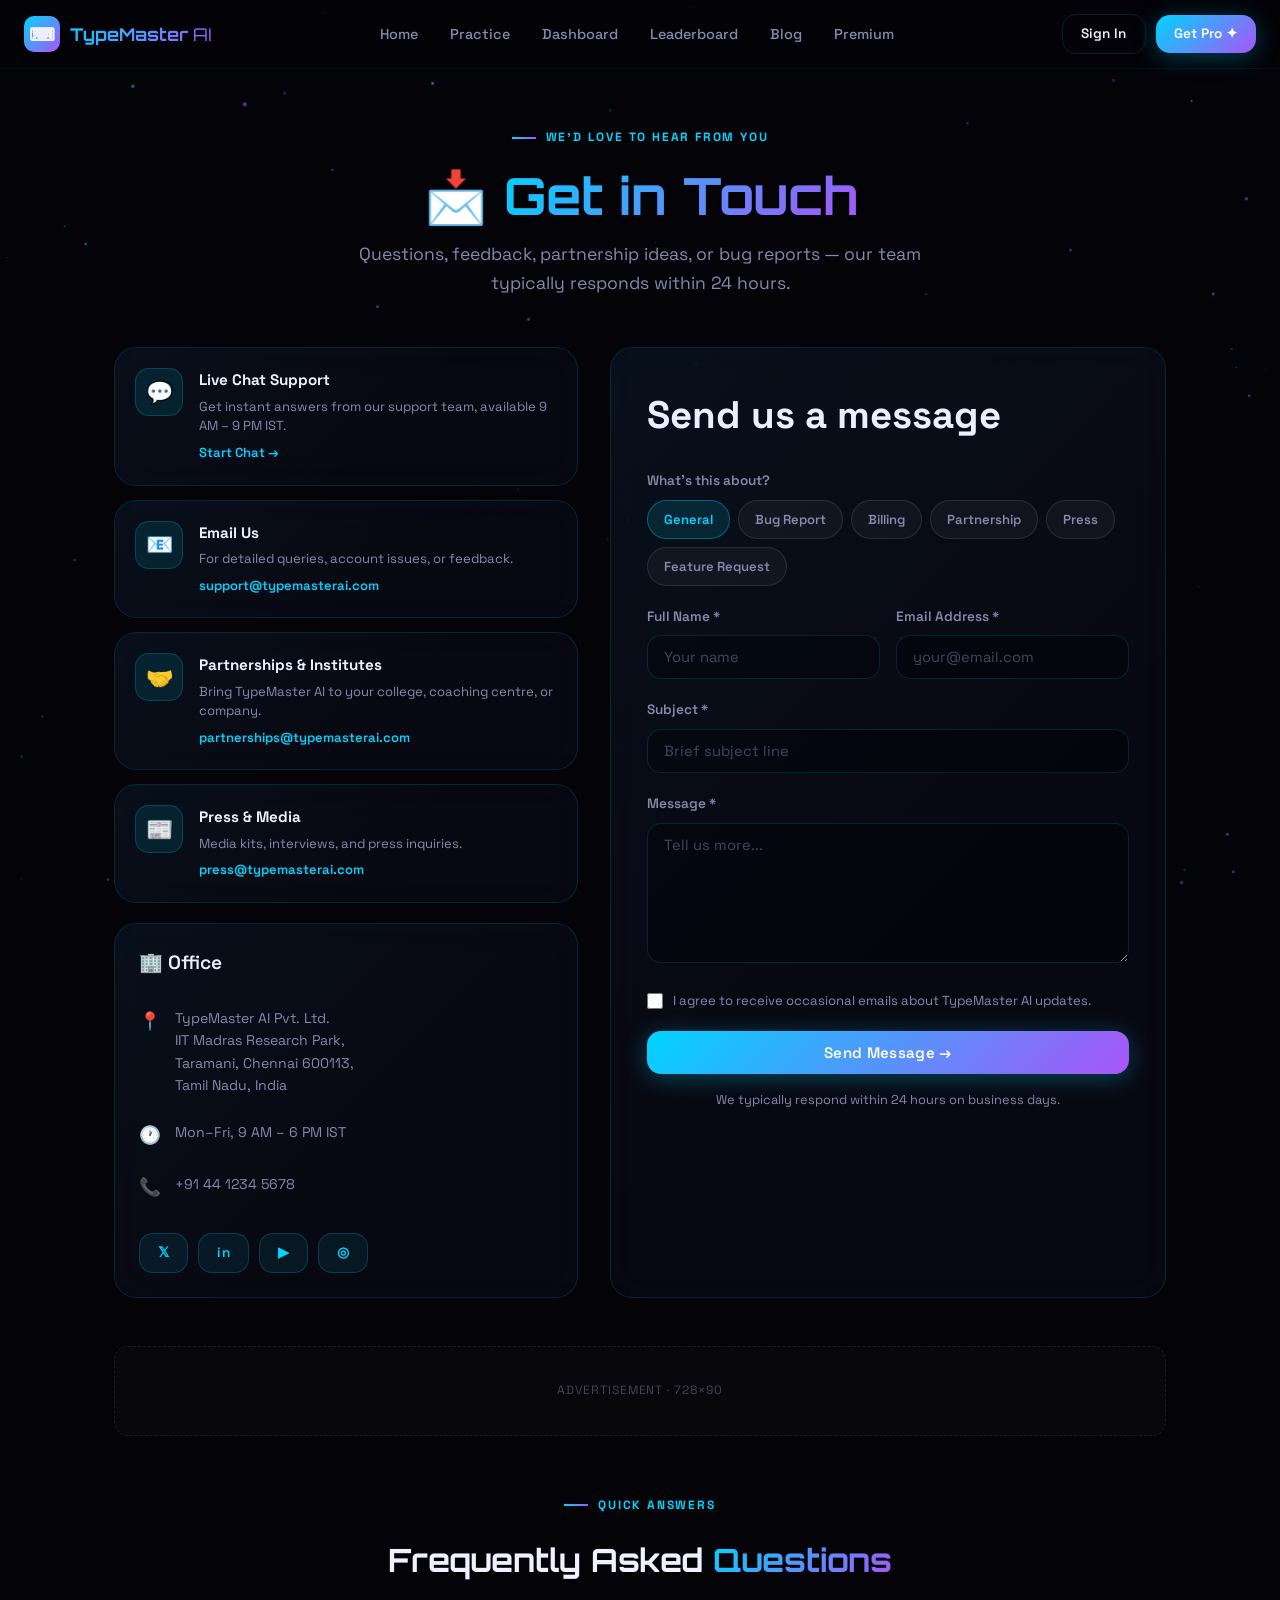
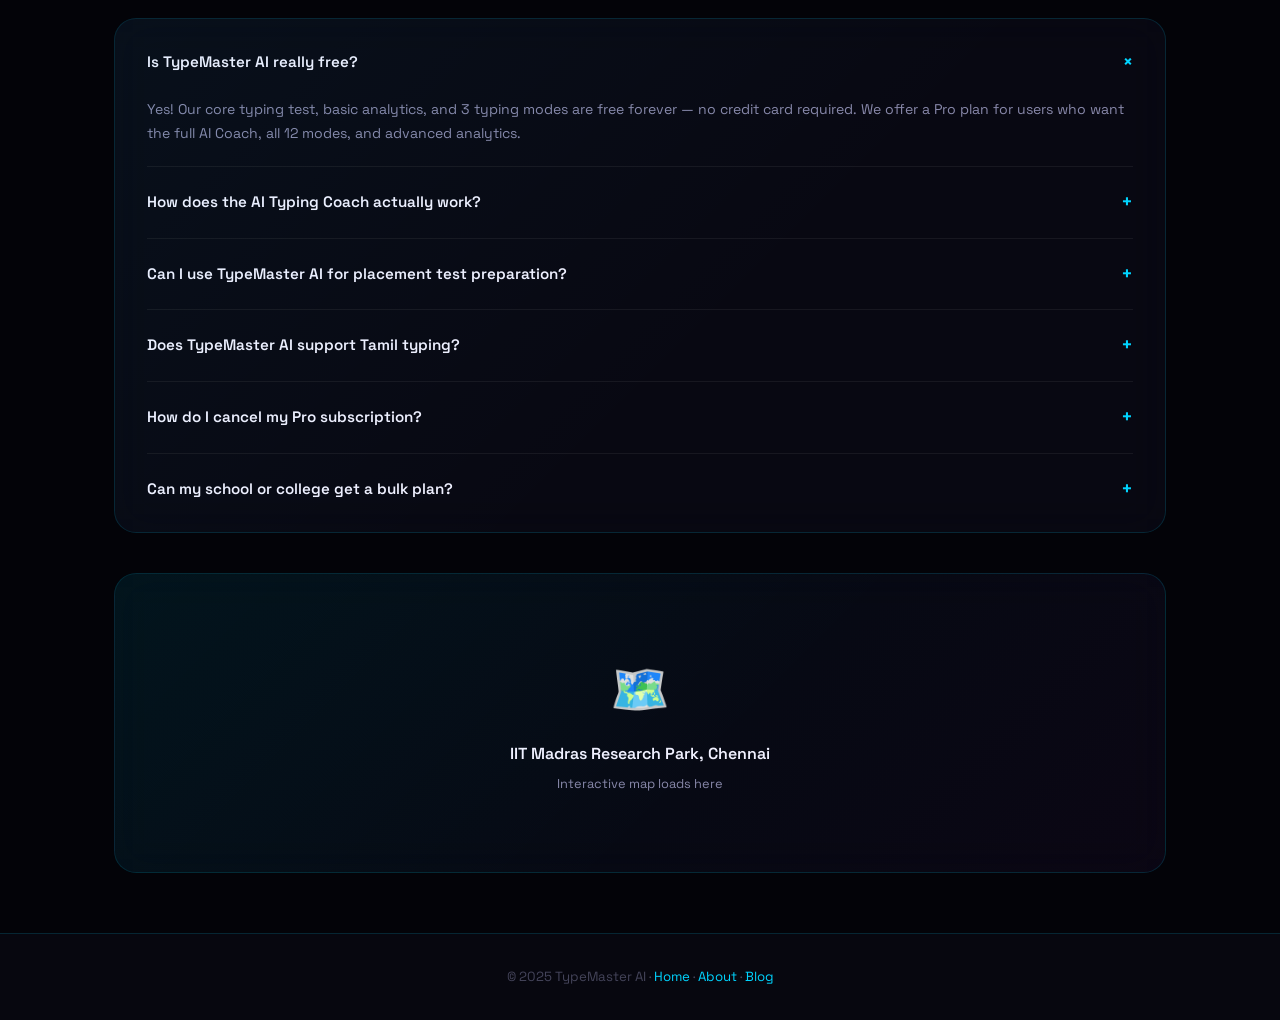
<file: pages/contact.html>
<!DOCTYPE html>
<html lang="en">
<head>
  <meta charset="UTF-8" />
  <meta name="viewport" content="width=device-width, initial-scale=1.0" />
  <title>Contact Us — TypeMaster AI | Support & Inquiries</title>
  <meta name="description" content="Get in touch with the TypeMaster AI team for support, partnerships, press inquiries, or feedback." />
  <meta name="robots" content="index, follow" />
  <link rel="canonical" href="https://typemasterai.com/pages/contact.html" />
  <script type="application/ld+json">
  {
    "@context": "https://schema.org",
    "@type": "ContactPage",
    "name": "Contact TypeMaster AI",
    "url": "https://typemasterai.com/pages/contact.html"
  }
  </script>
  <link rel="preconnect" href="https://fonts.googleapis.com" />
  <link rel="preconnect" href="https://fonts.gstatic.com" crossorigin />
  <link href="https://fonts.googleapis.com/css2?family=Space+Grotesk:wght@300;400;500;600;700&family=JetBrains+Mono:wght@400;500;700&family=Orbitron:wght@400;700;900&display=swap" rel="stylesheet" />
  <link rel="stylesheet" href="../css/main.css" />
  <style>
    body { padding-top: 68px; }
    .contact-page { max-width: 1100px; margin: 0 auto; padding: 60px 24px; }
    @media(max-width:640px){ .contact-page { padding: 32px 16px; } }

    /* ── Layout ── */
    .contact-layout { display: grid; grid-template-columns: 1fr 1.2fr; gap: 32px; margin: 48px 0; }
    @media(max-width:900px){ .contact-layout { grid-template-columns: 1fr; } }

    /* ── Channel cards ── */
    .channel-card {
      display: flex; align-items: flex-start; gap: 16px;
      padding: 20px;
      margin-bottom: 14px;
      cursor: pointer;
    }
    .channel-icon {
      width: 48px; height: 48px; border-radius: var(--radius-md);
      display: flex; align-items: center; justify-content: center;
      font-size: 22px; flex-shrink: 0;
      background: rgba(0,212,255,0.1); border: 1px solid rgba(0,212,255,0.2);
    }
    .channel-title { font-weight: 700; font-size: 0.95rem; margin-bottom: 4px; }
    .channel-desc { font-size: 0.82rem; color: var(--text-secondary); line-height: 1.5; }
    .channel-link { font-size: 0.82rem; color: var(--neon-blue); font-weight: 600; margin-top: 6px; display: inline-block; }

    /* ── Form ── */
    .contact-form-card { padding: 36px; }
    .form-group { margin-bottom: 20px; }
    .form-label { font-size: 0.85rem; font-weight: 600; color: var(--text-secondary); display: block; margin-bottom: 8px; }
    .form-input, .form-select, .form-textarea {
      width: 100%; padding: 12px 16px;
      background: rgba(0,0,0,0.3);
      border: 1px solid var(--glass-border);
      border-radius: var(--radius-md);
      color: var(--text-primary);
      font-family: var(--font-body); font-size: 0.92rem;
      outline: none; transition: border-color 0.2s;
    }
    .form-input:focus, .form-select:focus, .form-textarea:focus { border-color: rgba(0,212,255,0.5); }
    .form-input::placeholder, .form-textarea::placeholder { color: var(--text-muted); }
    .form-textarea { min-height: 140px; resize: vertical; }
    .form-row { display: grid; grid-template-columns: 1fr 1fr; gap: 16px; }
    @media(max-width:500px){ .form-row { grid-template-columns: 1fr; } }

    /* ── Reason chips ── */
    .reason-chips { display: flex; gap: 8px; flex-wrap: wrap; }
    .reason-chip {
      padding: 8px 16px; border-radius: 100px;
      background: rgba(255,255,255,0.04); border: 1px solid rgba(255,255,255,0.1);
      color: var(--text-secondary); font-size: 0.82rem; font-weight: 600;
      cursor: pointer; transition: all 0.2s;
    }
    .reason-chip.active { background: rgba(0,212,255,0.12); border-color: rgba(0,212,255,0.35); color: var(--neon-blue); }

    /* ── FAQ ── */
    .faq-item { border-bottom: 1px solid rgba(255,255,255,0.06); }
    .faq-item:last-child { border-bottom: none; }
    .faq-question {
      display: flex; align-items: center; justify-content: space-between;
      padding: 20px 0; cursor: pointer;
      font-size: 0.95rem; font-weight: 600;
    }
    .faq-toggle-icon { font-size: 1.2rem; color: var(--neon-blue); transition: transform 0.3s; flex-shrink: 0; margin-left: 16px; }
    .faq-item.open .faq-toggle-icon { transform: rotate(45deg); }
    .faq-answer {
      max-height: 0; overflow: hidden; transition: max-height 0.3s var(--transition);
    }
    .faq-item.open .faq-answer { max-height: 300px; }
    .faq-answer-inner { padding-bottom: 20px; font-size: 0.88rem; color: var(--text-secondary); line-height: 1.7; }

    /* ── Office card ── */
    .office-row { display: flex; align-items: flex-start; gap: 12px; padding: 12px 0; }
    .office-icon { font-size: 1.1rem; width: 24px; flex-shrink: 0; }

    /* ── Social row ── */
    .social-row { display: flex; gap: 10px; margin-top: 20px; }
  </style>
</head>
<body>
  <canvas id="particles-canvas"></canvas>

  <!-- NAV -->
  <nav class="nav">
    <div class="nav-inner">
      <a href="../index.html" class="nav-logo">
        <div class="nav-logo-icon">⌨</div>
        <span class="gradient-text">TypeMaster<span style="color:var(--text-secondary);font-weight:400"> AI</span></span>
      </a>
      <ul class="nav-links">
        <li><a href="../index.html">Home</a></li>
        <li><a href="typing-test.html">Practice</a></li>
        <li><a href="dashboard.html">Dashboard</a></li>
        <li><a href="leaderboard.html">Leaderboard</a></li>
        <li><a href="blog.html">Blog</a></li>
        <li><a href="premium.html">Premium</a></li>
      </ul>
      <div class="nav-actions">
        <a href="profile.html" class="btn btn-secondary btn-sm">Sign In</a>
        <a href="premium.html" class="btn btn-primary btn-sm">Get Pro ✦</a>
        <button class="nav-menu-btn">☰</button>
      </div>
    </div>
  </nav>

  <div class="contact-page">

    <!-- Header -->
    <div class="text-center reveal">
      <div class="section-label" style="justify-content:center"><span>We'd love to hear from you</span></div>
      <h1 class="display-lg mb-16">📩 <span class="gradient-text">Get in Touch</span></h1>
      <p class="body-lg text-secondary" style="max-width:600px;margin:0 auto">Questions, feedback, partnership ideas, or bug reports — our team typically responds within 24 hours.</p>
    </div>

    <div class="contact-layout">

      <!-- ── LEFT: Channels ── -->
      <div class="reveal">
        <div class="glass-card channel-card">
          <div class="channel-icon">💬</div>
          <div>
            <div class="channel-title">Live Chat Support</div>
            <div class="channel-desc">Get instant answers from our support team, available 9 AM – 9 PM IST.</div>
            <span class="channel-link">Start Chat →</span>
          </div>
        </div>

        <div class="glass-card channel-card">
          <div class="channel-icon">📧</div>
          <div>
            <div class="channel-title">Email Us</div>
            <div class="channel-desc">For detailed queries, account issues, or feedback.</div>
            <span class="channel-link">support@typemasterai.com</span>
          </div>
        </div>

        <div class="glass-card channel-card">
          <div class="channel-icon">🤝</div>
          <div>
            <div class="channel-title">Partnerships & Institutes</div>
            <div class="channel-desc">Bring TypeMaster AI to your college, coaching centre, or company.</div>
            <span class="channel-link">partnerships@typemasterai.com</span>
          </div>
        </div>

        <div class="glass-card channel-card">
          <div class="channel-icon">📰</div>
          <div>
            <div class="channel-title">Press & Media</div>
            <div class="channel-desc">Media kits, interviews, and press inquiries.</div>
            <span class="channel-link">press@typemasterai.com</span>
          </div>
        </div>

        <div class="glass-card" style="padding:24px;margin-top:20px">
          <div class="heading-md mb-16">🏢 Office</div>
          <div class="office-row">
            <span class="office-icon">📍</span>
            <span style="font-size:0.88rem;color:var(--text-secondary)">TypeMaster AI Pvt. Ltd.<br/>IIT Madras Research Park,<br/>Taramani, Chennai 600113,<br/>Tamil Nadu, India</span>
          </div>
          <div class="office-row">
            <span class="office-icon">🕐</span>
            <span style="font-size:0.88rem;color:var(--text-secondary)">Mon–Fri, 9 AM – 6 PM IST</span>
          </div>
          <div class="office-row">
            <span class="office-icon">📞</span>
            <span style="font-size:0.88rem;color:var(--text-secondary)">+91 44 1234 5678</span>
          </div>
          <div class="social-row">
            <a href="#" class="btn btn-ghost btn-sm">𝕏</a>
            <a href="#" class="btn btn-ghost btn-sm">in</a>
            <a href="#" class="btn btn-ghost btn-sm">▶</a>
            <a href="#" class="btn btn-ghost btn-sm">◎</a>
          </div>
        </div>
      </div>

      <!-- ── RIGHT: Form ── -->
      <div class="glass-card contact-form-card reveal">
        <h2 class="heading-xl mb-24">Send us a message</h2>

        <div class="form-group">
          <label class="form-label">What's this about?</label>
          <div class="reason-chips">
            <span class="reason-chip active">General</span>
            <span class="reason-chip">Bug Report</span>
            <span class="reason-chip">Billing</span>
            <span class="reason-chip">Partnership</span>
            <span class="reason-chip">Press</span>
            <span class="reason-chip">Feature Request</span>
          </div>
        </div>

        <div class="form-row">
          <div class="form-group">
            <label class="form-label">Full Name *</label>
            <input class="form-input" type="text" placeholder="Your name" required />
          </div>
          <div class="form-group">
            <label class="form-label">Email Address *</label>
            <input class="form-input" type="email" placeholder="your@email.com" required />
          </div>
        </div>

        <div class="form-group">
          <label class="form-label">Subject *</label>
          <input class="form-input" type="text" placeholder="Brief subject line" required />
        </div>

        <div class="form-group">
          <label class="form-label">Message *</label>
          <textarea class="form-textarea" placeholder="Tell us more..." required></textarea>
        </div>

        <div class="form-group" style="display:flex;align-items:center;gap:10px">
          <input type="checkbox" id="contact-consent" style="accent-color:var(--neon-blue);width:16px;height:16px" />
          <label for="contact-consent" style="font-size:0.82rem;color:var(--text-secondary)">I agree to receive occasional emails about TypeMaster AI updates.</label>
        </div>

        <button class="btn btn-primary w-full" style="justify-content:center" id="btn-send-message">Send Message →</button>

        <p class="caption text-center mt-16">We typically respond within 24 hours on business days.</p>
      </div>
    </div>

    <!-- AdSense -->
    <div class="adsense-horizontal reveal">Advertisement · 728×90</div>

    <!-- FAQ -->
    <div class="reveal" style="margin-top:60px">
      <div class="text-center mb-32">
        <div class="section-label" style="justify-content:center"><span>Quick Answers</span></div>
        <h2 class="display-md">Frequently Asked <span class="gradient-text">Questions</span></h2>
      </div>
      <div class="glass-card" style="padding:8px 32px">
        <div class="faq-item open">
          <div class="faq-question" onclick="toggleFaq(this)">
            Is TypeMaster AI really free?
            <span class="faq-toggle-icon">+</span>
          </div>
          <div class="faq-answer">
            <div class="faq-answer-inner">Yes! Our core typing test, basic analytics, and 3 typing modes are free forever — no credit card required. We offer a Pro plan for users who want the full AI Coach, all 12 modes, and advanced analytics.</div>
          </div>
        </div>
        <div class="faq-item">
          <div class="faq-question" onclick="toggleFaq(this)">
            How does the AI Typing Coach actually work?
            <span class="faq-toggle-icon">+</span>
          </div>
          <div class="faq-answer">
            <div class="faq-answer-inner">Our AI analyses keystroke timing, error patterns, and finger-level performance from every test you take. It then identifies your specific weaknesses — like hesitation on certain letters — and generates a personalised practice plan targeting exactly those issues.</div>
          </div>
        </div>
        <div class="faq-item">
          <div class="faq-question" onclick="toggleFaq(this)">
            Can I use TypeMaster AI for placement test preparation?
            <span class="faq-toggle-icon">+</span>
          </div>
          <div class="faq-answer">
            <div class="faq-answer-inner">Absolutely. Our Placement Prep Mode includes real aptitude questions, technical definitions, and HR interview answer content — specifically designed for campus recruitment typing tests used by companies like TCS, Infosys, and Wipro.</div>
          </div>
        </div>
        <div class="faq-item">
          <div class="faq-question" onclick="toggleFaq(this)">
            Does TypeMaster AI support Tamil typing?
            <span class="faq-toggle-icon">+</span>
          </div>
          <div class="faq-answer">
            <div class="faq-answer-inner">Yes, we support full Tamil typing with phonetic input, alongside English. You can switch languages mid-session and practice with dedicated Tamil literature and exam-style content.</div>
          </div>
        </div>
        <div class="faq-item">
          <div class="faq-question" onclick="toggleFaq(this)">
            How do I cancel my Pro subscription?
            <span class="faq-toggle-icon">+</span>
          </div>
          <div class="faq-answer">
            <div class="faq-answer-inner">You can cancel anytime from your Profile → Settings → Billing page. You'll retain Pro access until the end of your current billing cycle, and we don't ask any retention questions.</div>
          </div>
        </div>
        <div class="faq-item">
          <div class="faq-question" onclick="toggleFaq(this)">
            Can my school or college get a bulk plan?
            <span class="faq-toggle-icon">+</span>
          </div>
          <div class="faq-answer">
            <div class="faq-answer-inner">Yes! Our Team plan supports up to 50 members with an admin dashboard, progress reports, and custom content. For larger institutions, email partnerships@typemasterai.com for custom pricing.</div>
          </div>
        </div>
      </div>
    </div>

    <!-- Map placeholder -->
    <div class="glass-card reveal" style="margin-top:40px;padding:0;height:300px;display:flex;align-items:center;justify-content:center;background:linear-gradient(135deg,rgba(0,212,255,0.05),rgba(168,85,247,0.05));overflow:hidden;position:relative">
      <div style="text-align:center">
        <div style="font-size:3rem;margin-bottom:12px">🗺️</div>
        <div style="font-weight:600">IIT Madras Research Park, Chennai</div>
        <div class="caption mt-8">Interactive map loads here</div>
      </div>
    </div>

  </div>

  <!-- Footer -->
  <footer style="position:relative;z-index:1;background:var(--bg-deep);border-top:1px solid var(--glass-border);padding:32px 24px;text-align:center">
    <p style="color:var(--text-muted);font-size:0.83rem">© 2025 TypeMaster AI · <a href="../index.html" style="color:var(--neon-blue)">Home</a> · <a href="about.html" style="color:var(--neon-blue)">About</a> · <a href="blog.html" style="color:var(--neon-blue)">Blog</a></p>
  </footer>

  <script src="../js/main.js"></script>
  <script>
    function toggleFaq(el) {
      const item = el.closest('.faq-item');
      const wasOpen = item.classList.contains('open');
      document.querySelectorAll('.faq-item').forEach(f => { f.classList.remove('open'); f.querySelector('.faq-toggle-icon').textContent = '+'; });
      if (!wasOpen) {
        item.classList.add('open');
        item.querySelector('.faq-toggle-icon').textContent = '+';
      }
    }

    // Reason chip selection
    document.querySelectorAll('.reason-chip').forEach(chip => {
      chip.addEventListener('click', function() {
        document.querySelectorAll('.reason-chip').forEach(c => c.classList.remove('active'));
        this.classList.add('active');
      });
    });

    // Form submit
    document.getElementById('btn-send-message').addEventListener('click', function(e) {
      e.preventDefault();
      window.TypeMaster.showToast('✅ Message sent! We\'ll respond within 24 hours.', 'blue');
    });
  </script>
</body>
</html>
</file>
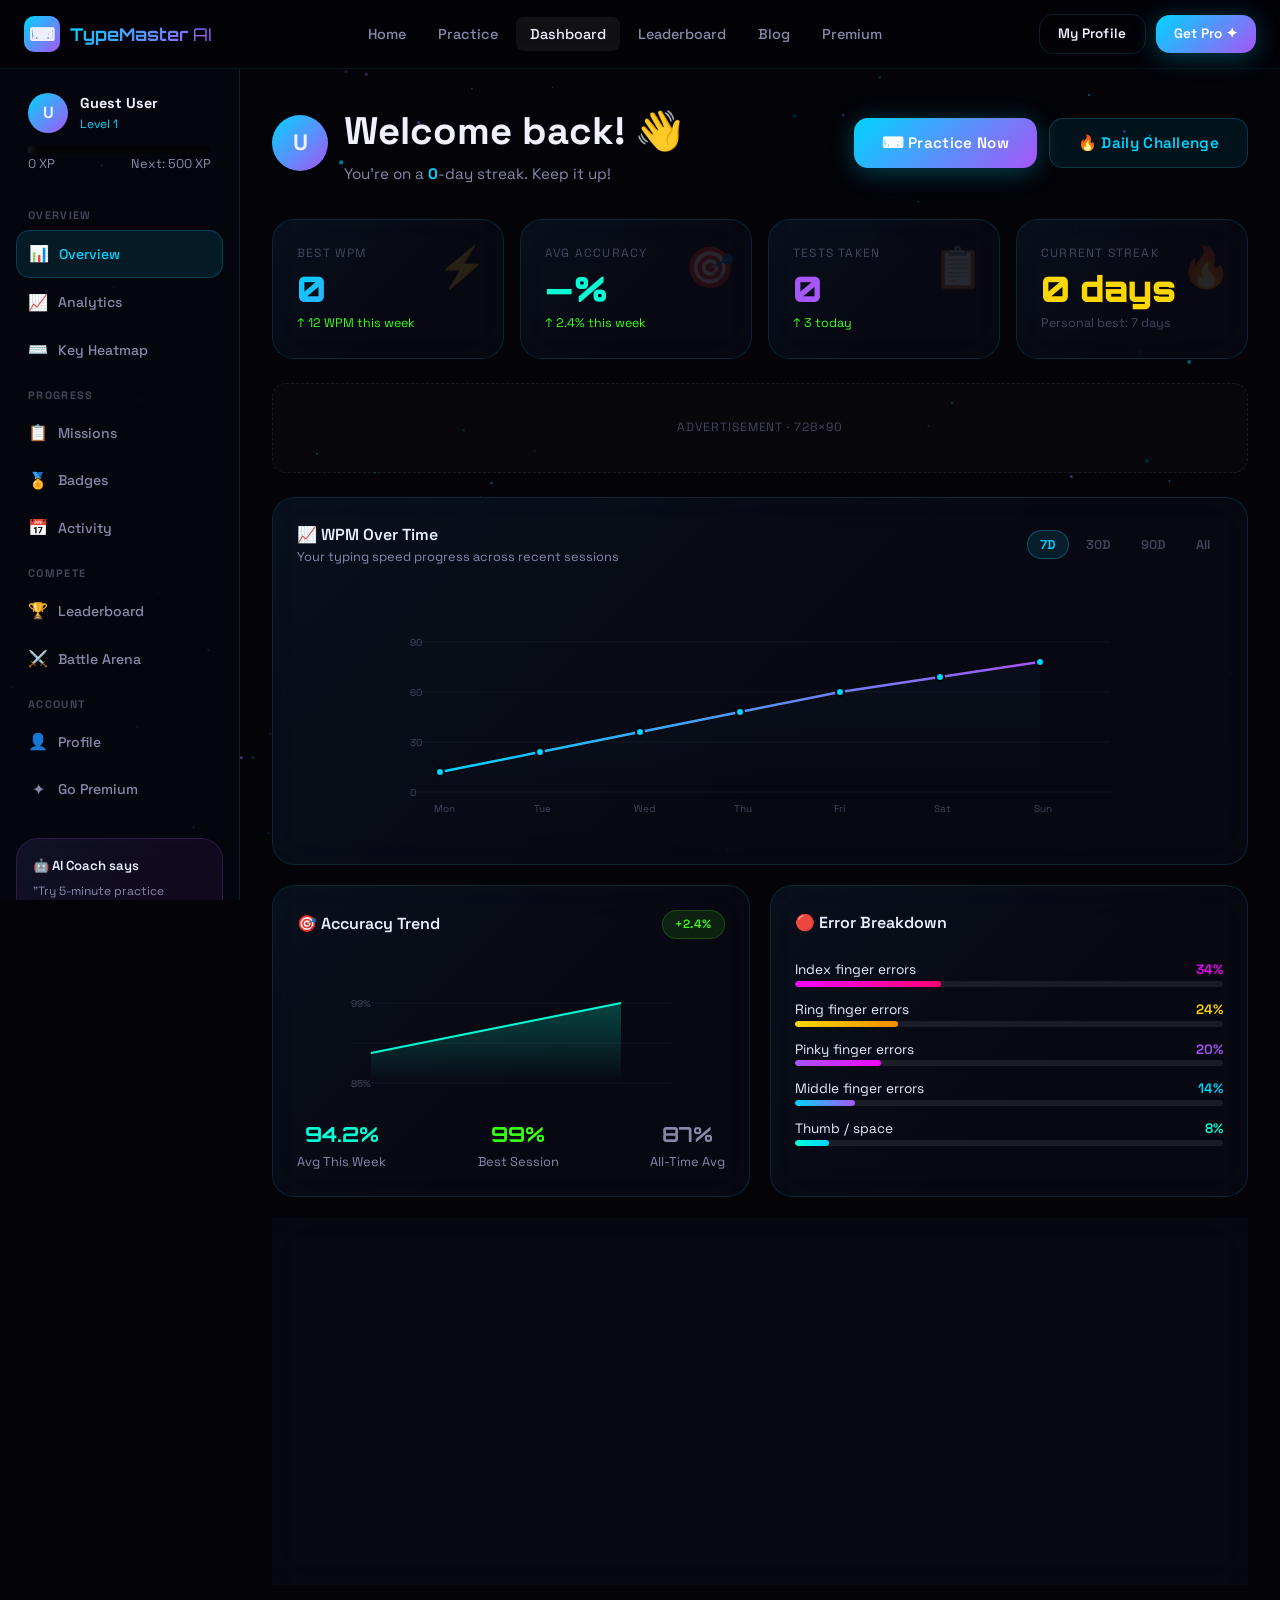
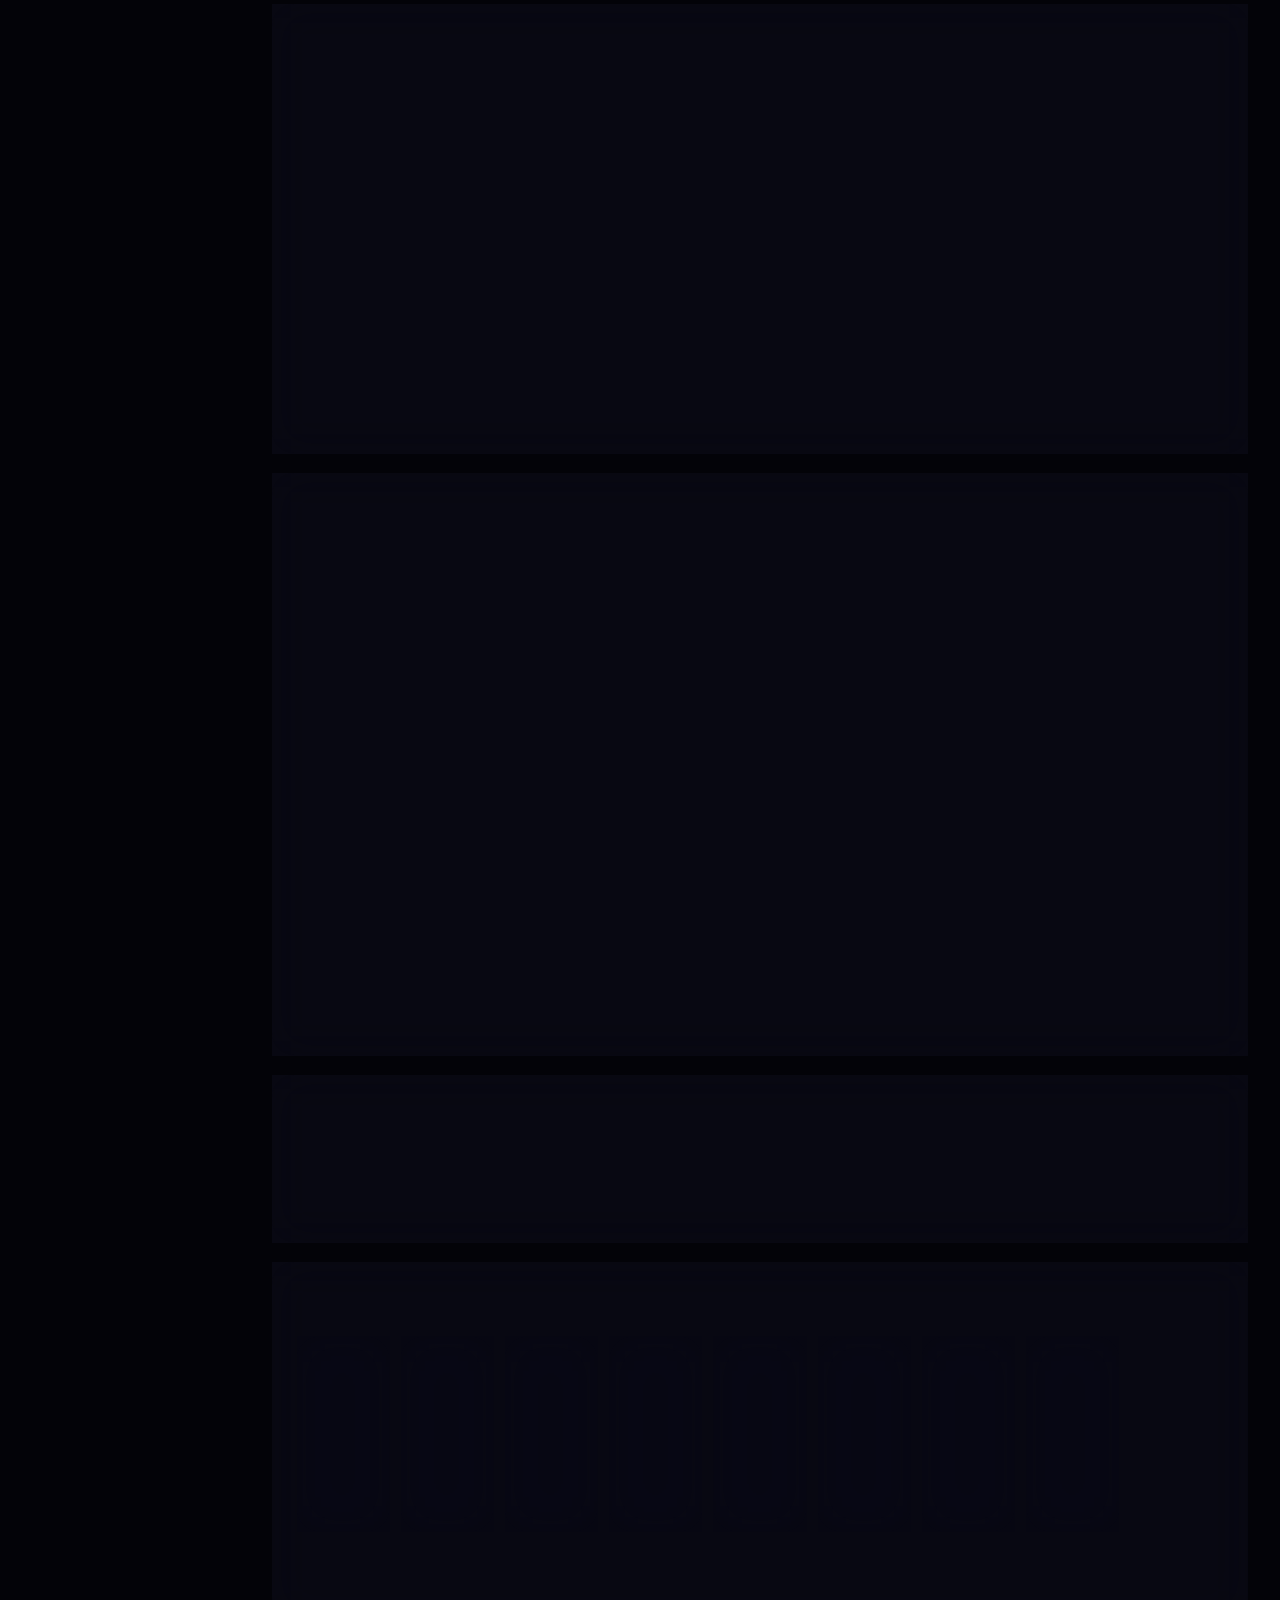
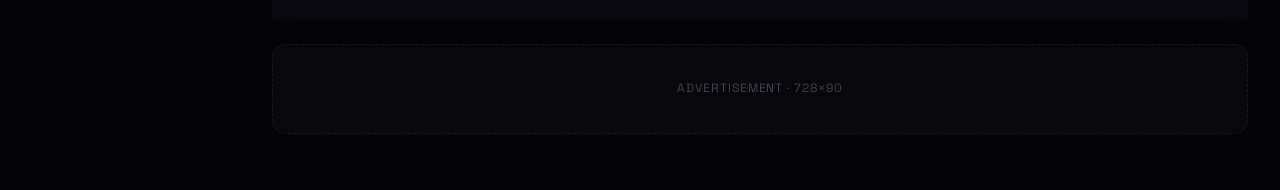
<file: pages/dashboard.html>
<!DOCTYPE html>
<html lang="en">
<head>
  <meta charset="UTF-8" />
  <meta name="viewport" content="width=device-width, initial-scale=1.0" />
  <title>Dashboard — TypeMaster AI | Analytics & Progress</title>
  <meta name="description" content="Track your WPM trends, accuracy, key heatmaps, badges, and daily progress on your TypeMaster AI dashboard." />
  <meta name="robots" content="noindex" />
  <link rel="preconnect" href="https://fonts.googleapis.com" />
  <link rel="preconnect" href="https://fonts.gstatic.com" crossorigin />
  <link href="https://fonts.googleapis.com/css2?family=Space+Grotesk:wght@300;400;500;600;700&family=JetBrains+Mono:wght@400;500;700&family=Orbitron:wght@400;700;900&display=swap" rel="stylesheet" />
  <link rel="stylesheet" href="../css/main.css" />
  <style>
    body { padding-top: 68px; background: var(--bg-void); }

    /* ── Dashboard layout ── */
    .dash-layout {
      display: grid;
      grid-template-columns: 240px 1fr;
      gap: 0;
      min-height: calc(100vh - 68px);
    }
    @media(max-width:900px){ .dash-layout { grid-template-columns: 1fr; } .dash-sidebar { display: none; } }

    /* ── Sidebar ── */
    .dash-sidebar {
      background: rgba(7,7,15,0.8);
      border-right: 1px solid var(--glass-border);
      padding: 24px 0;
      position: sticky;
      top: 68px;
      height: calc(100vh - 68px);
      overflow-y: auto;
      display: flex;
      flex-direction: column;
    }
    .dash-sidebar-section { padding: 0 16px; margin-bottom: 8px; }
    .dash-sidebar-label {
      font-size: 0.68rem;
      font-weight: 700;
      letter-spacing: 0.12em;
      text-transform: uppercase;
      color: var(--text-muted);
      padding: 12px 12px 6px;
    }
    .dash-nav-link {
      display: flex;
      align-items: center;
      gap: 10px;
      padding: 10px 12px;
      border-radius: var(--radius-md);
      font-size: 0.88rem;
      font-weight: 500;
      color: var(--text-secondary);
      cursor: pointer;
      transition: all 0.2s;
      margin-bottom: 2px;
    }
    .dash-nav-link:hover { background: rgba(255,255,255,0.05); color: var(--text-primary); }
    .dash-nav-link.active { background: rgba(0,212,255,0.1); color: var(--neon-blue); border: 1px solid rgba(0,212,255,0.2); }
    .dash-nav-icon { font-size: 1rem; width: 20px; text-align: center; }

    /* ── Main area ── */
    .dash-main { padding: 32px; overflow-y: auto; }
    @media(max-width:640px){ .dash-main { padding: 16px; } }

    /* ── Top greeting ── */
    .dash-greeting { display: flex; align-items: center; justify-content: space-between; flex-wrap: wrap; gap: 16px; margin-bottom: 32px; }
    .greeting-avatar {
      width: 56px; height: 56px;
      border-radius: 50%;
      background: linear-gradient(135deg, var(--neon-blue), var(--neon-purple));
      display: flex; align-items: center; justify-content: center;
      font-size: 1.4rem; font-weight: 700;
      flex-shrink: 0;
    }

    /* ── KPI cards ── */
    .kpi-grid { display: grid; grid-template-columns: repeat(4,1fr); gap: 16px; margin-bottom: 24px; }
    @media(max-width:900px){ .kpi-grid { grid-template-columns: repeat(2,1fr); } }
    @media(max-width:480px){ .kpi-grid { grid-template-columns: 1fr; } }
    .kpi-card { padding: 24px; position: relative; overflow: hidden; }
    .kpi-card::after {
      content: attr(data-icon);
      position: absolute; right: 16px; top: 16px;
      font-size: 2.5rem; opacity: 0.12;
    }
    .kpi-label { font-size: 0.75rem; text-transform: uppercase; letter-spacing: 0.1em; color: var(--text-muted); margin-bottom: 8px; }
    .kpi-value { font-family: var(--font-display); font-size: 2.2rem; font-weight: 900; line-height: 1; }
    .kpi-delta { font-size: 0.78rem; margin-top: 8px; }
    .delta-up   { color: var(--neon-green); }
    .delta-down { color: var(--neon-pink); }

    /* ── Chart areas ── */
    .chart-card { padding: 24px; }
    .chart-header { display: flex; justify-content: space-between; align-items: center; margin-bottom: 24px; flex-wrap: wrap; gap: 12px; }
    .chart-title { font-size: 1rem; font-weight: 600; }

    /* ── SVG Chart ── */
    .svg-chart { width: 100%; overflow: visible; }
    .chart-line { fill: none; stroke: url(#lineGrad); stroke-width: 2.5; stroke-linecap: round; stroke-linejoin: round; }
    .chart-area { opacity: 0.12; }
    .chart-dot { fill: var(--neon-blue); stroke: var(--bg-void); stroke-width: 2; transition: r 0.2s; cursor: pointer; }
    .chart-dot:hover { r: 6; }
    .chart-grid-line { stroke: rgba(255,255,255,0.05); stroke-width: 1; }
    .chart-axis-label { font-size: 10px; fill: var(--text-muted); font-family: 'Space Grotesk', sans-serif; }

    /* ── Accuracy sparkline ── */
    .spark-line { fill: none; stroke: var(--neon-cyan); stroke-width: 2; }

    /* ── Full keyboard heatmap ── */
    .heatmap-full { padding: 24px; }
    .kb-full-row { display: flex; gap: 5px; margin-bottom: 5px; justify-content: center; }
    .kb-full-key {
      min-width: 38px; height: 38px;
      display: flex; align-items: center; justify-content: center;
      background: rgba(255,255,255,0.04);
      border: 1px solid rgba(255,255,255,0.08);
      border-radius: 7px;
      font-size: 0.7rem;
      font-family: var(--font-mono);
      color: var(--text-muted);
      cursor: default;
      position: relative;
      transition: all 0.2s;
    }
    .kb-full-key[data-heat="5"]{ background:rgba(247,0,255,0.35);border-color:rgba(247,0,255,0.5);color:#fff; }
    .kb-full-key[data-heat="4"]{ background:rgba(255,80,0,0.3);border-color:rgba(255,80,0,0.45);color:#fff; }
    .kb-full-key[data-heat="3"]{ background:rgba(255,215,0,0.2);border-color:rgba(255,215,0,0.35);color:#ffd700; }
    .kb-full-key[data-heat="2"]{ background:rgba(0,212,255,0.12);border-color:rgba(0,212,255,0.25);color:var(--neon-blue); }
    .kb-full-key[data-heat="1"]{ background:rgba(57,255,20,0.08);border-color:rgba(57,255,20,0.2);color:var(--neon-green); }
    .kb-full-key.wide{ min-width:56px; }
    .kb-full-key.wider{ min-width:72px; }
    .kb-full-key.widest{ min-width:180px; }

    /* ── Activity calendar ── */
    .activity-grid { display: flex; gap: 3px; flex-wrap: wrap; }
    .activity-day {
      width: 14px; height: 14px;
      border-radius: 3px;
      background: rgba(255,255,255,0.04);
      border: 1px solid rgba(255,255,255,0.06);
      transition: all 0.2s;
      cursor: default;
    }
    .activity-day[data-level="1"]{ background: rgba(0,212,255,0.2); border-color: rgba(0,212,255,0.3); }
    .activity-day[data-level="2"]{ background: rgba(0,212,255,0.4); border-color: rgba(0,212,255,0.5); }
    .activity-day[data-level="3"]{ background: rgba(0,212,255,0.65); border-color: rgba(0,212,255,0.7); }
    .activity-day[data-level="4"]{ background: var(--neon-blue); border-color: var(--neon-blue); box-shadow: 0 0 6px rgba(0,212,255,0.5); }

    /* ── Missions ── */
    .mission-row {
      display: flex; align-items: center; gap: 16px;
      padding: 14px 16px;
      background: rgba(255,255,255,0.02);
      border: 1px solid rgba(255,255,255,0.05);
      border-radius: var(--radius-md);
      margin-bottom: 8px;
      transition: all 0.2s;
    }
    .mission-row:hover { background: rgba(255,255,255,0.04); }
    .mission-icon { font-size: 1.3rem; flex-shrink: 0; }
    .mission-name { font-size: 0.9rem; font-weight: 600; }
    .mission-desc { font-size: 0.78rem; color: var(--text-secondary); }
    .mission-reward { margin-left: auto; text-align: right; flex-shrink: 0; }
    .mission-reward-val { font-family: var(--font-display); font-size: 0.95rem; font-weight: 700; color: var(--neon-gold); }
    .mission-reward-label { font-size: 0.7rem; color: var(--text-muted); }

    /* ── Time range tabs ── */
    .range-tabs { display: flex; gap: 4px; }
    .range-tab {
      padding: 5px 12px;
      border-radius: 100px;
      background: transparent;
      border: 1px solid transparent;
      font-size: 0.8rem; font-weight: 600;
      color: var(--text-muted);
      cursor: pointer; transition: all 0.2s;
    }
    .range-tab.active {
      background: rgba(0,212,255,0.1);
      border-color: rgba(0,212,255,0.3);
      color: var(--neon-blue);
    }

    /* ── Badge grid ── */
    .badge-showcase { display: grid; grid-template-columns: repeat(auto-fill, minmax(90px,1fr)); gap: 12px; }
  </style>
</head>
<body>
  <canvas id="particles-canvas"></canvas>

  <!-- ══ NAV ══════════════════════════════════════════════════ -->
  <nav class="nav">
    <div class="nav-inner">
      <a href="../index.html" class="nav-logo">
        <div class="nav-logo-icon">⌨</div>
        <span class="gradient-text">TypeMaster<span style="color:var(--text-secondary);font-weight:400"> AI</span></span>
      </a>
      <ul class="nav-links">
        <li><a href="../index.html">Home</a></li>
        <li><a href="typing-test.html">Practice</a></li>
        <li><a href="dashboard.html" class="active">Dashboard</a></li>
        <li><a href="leaderboard.html">Leaderboard</a></li>
        <li><a href="blog.html">Blog</a></li>
        <li><a href="premium.html">Premium</a></li>
      </ul>
      <div class="nav-actions">
        <a href="profile.html" class="btn btn-secondary btn-sm">My Profile</a>
        <a href="premium.html" class="btn btn-primary btn-sm">Get Pro ✦</a>
        <button class="nav-menu-btn">☰</button>
      </div>
    </div>
  </nav>

  <!-- ══ DASHBOARD LAYOUT ════════════════════════════════════ -->
  <div class="dash-layout">

    <!-- ── Sidebar ── -->
    <nav class="dash-sidebar" aria-label="Dashboard navigation">
      <div class="dash-sidebar-section">
        <div style="padding:0 12px;margin-bottom:20px">
          <div class="flex items-center gap-12">
            <div class="greeting-avatar" style="width:40px;height:40px;font-size:1rem">U</div>
            <div>
              <div style="font-weight:700;font-size:0.9rem">Guest User</div>
              <div style="font-size:0.75rem;color:var(--neon-blue)">Level <span data-gm="level">1</span></div>
            </div>
          </div>
          <div class="xp-bar-wrap" style="margin-top:12px"><div class="xp-bar-fill" data-gm="xp-bar" style="width:0%"></div></div>
          <div class="flex justify-between mt-6">
            <span class="caption"><span data-gm="xp">0</span> XP</span>
            <span class="caption">Next: 500 XP</span>
          </div>
        </div>

        <div class="dash-sidebar-label">Overview</div>
        <a class="dash-nav-link active" href="#overview"><span class="dash-nav-icon">📊</span>Overview</a>
        <a class="dash-nav-link" href="#analytics"><span class="dash-nav-icon">📈</span>Analytics</a>
        <a class="dash-nav-link" href="#heatmap"><span class="dash-nav-icon">⌨️</span>Key Heatmap</a>

        <div class="dash-sidebar-label">Progress</div>
        <a class="dash-nav-link" href="#missions"><span class="dash-nav-icon">📋</span>Missions</a>
        <a class="dash-nav-link" href="#badges"><span class="dash-nav-icon">🏅</span>Badges</a>
        <a class="dash-nav-link" href="#activity"><span class="dash-nav-icon">📅</span>Activity</a>

        <div class="dash-sidebar-label">Compete</div>
        <a class="dash-nav-link" href="leaderboard.html"><span class="dash-nav-icon">🏆</span>Leaderboard</a>
        <a class="dash-nav-link" href="typing-test.html?mode=battle"><span class="dash-nav-icon">⚔️</span>Battle Arena</a>

        <div class="dash-sidebar-label">Account</div>
        <a class="dash-nav-link" href="profile.html"><span class="dash-nav-icon">👤</span>Profile</a>
        <a class="dash-nav-link" href="premium.html"><span class="dash-nav-icon">✦</span>Go Premium</a>
      </div>

      <div style="padding:16px;margin-top:auto">
        <div class="glass-card" style="padding:16px;background:rgba(168,85,247,0.08);border-color:rgba(168,85,247,0.2)">
          <div style="font-size:0.82rem;font-weight:600;margin-bottom:6px">🤖 AI Coach says</div>
          <div style="font-size:0.75rem;color:var(--text-secondary);line-height:1.6">"Try 5-minute practice sessions twice daily for fastest improvement."</div>
        </div>
      </div>
    </nav>

    <!-- ── Main ── -->
    <main class="dash-main">

      <!-- Greeting -->
      <div class="dash-greeting reveal" id="overview">
        <div class="flex items-center gap-16">
          <div class="greeting-avatar">U</div>
          <div>
            <h1 class="heading-xl">Welcome back! 👋</h1>
            <p class="text-secondary body-md">You're on a <strong style="color:var(--neon-blue)" data-gm="streak">0</strong>-day streak. Keep it up!</p>
          </div>
        </div>
        <div class="flex gap-12">
          <a href="typing-test.html" class="btn btn-primary">⌨ Practice Now</a>
          <a href="typing-test.html?mode=daily" class="btn btn-ghost">🔥 Daily Challenge</a>
        </div>
      </div>

      <!-- KPI Cards -->
      <div class="kpi-grid reveal">
        <div class="glass-card kpi-card" data-icon="⚡">
          <div class="kpi-label">Best WPM</div>
          <div class="kpi-value gradient-text counter" data-target="0">0</div>
          <div class="kpi-delta delta-up">↑ 12 WPM this week</div>
        </div>
        <div class="glass-card kpi-card" data-icon="🎯">
          <div class="kpi-label">Avg Accuracy</div>
          <div class="kpi-value" style="color:var(--neon-cyan)">—%</div>
          <div class="kpi-delta delta-up">↑ 2.4% this week</div>
        </div>
        <div class="glass-card kpi-card" data-icon="📋">
          <div class="kpi-label">Tests Taken</div>
          <div class="kpi-value" style="color:var(--neon-purple)"><span class="counter" data-target="0">0</span></div>
          <div class="kpi-delta delta-up">↑ 3 today</div>
        </div>
        <div class="glass-card kpi-card" data-icon="🔥">
          <div class="kpi-label">Current Streak</div>
          <div class="kpi-value" style="color:var(--neon-gold)"><span data-gm="streak">0</span> days</div>
          <div class="kpi-delta" style="color:var(--text-muted)">Personal best: 7 days</div>
        </div>
      </div>

      <!-- AdSense -->
      <div class="adsense-horizontal reveal">Advertisement · 728×90</div>

      <!-- ── WPM Trend Chart ── -->
      <div class="glass-card chart-card reveal" id="analytics">
        <div class="chart-header">
          <div>
            <div class="chart-title">📈 WPM Over Time</div>
            <div class="caption mt-4">Your typing speed progress across recent sessions</div>
          </div>
          <div class="range-tabs">
            <button class="range-tab active">7D</button>
            <button class="range-tab">30D</button>
            <button class="range-tab">90D</button>
            <button class="range-tab">All</button>
          </div>
        </div>
        <svg class="svg-chart" height="240" viewBox="0 0 700 240" id="wpm-trend-chart">
          <defs>
            <linearGradient id="lineGrad" x1="0%" y1="0%" x2="100%" y2="0%">
              <stop offset="0%" stop-color="#00d4ff"/>
              <stop offset="100%" stop-color="#a855f7"/>
            </linearGradient>
            <linearGradient id="areaGrad" x1="0%" y1="0%" x2="0%" y2="100%">
              <stop offset="0%" stop-color="#00d4ff" stop-opacity="0.3"/>
              <stop offset="100%" stop-color="#00d4ff" stop-opacity="0"/>
            </linearGradient>
          </defs>
          <!-- Grid lines -->
          <line class="chart-grid-line" x1="0" y1="200" x2="700" y2="200"/>
          <line class="chart-grid-line" x1="0" y1="150" x2="700" y2="150"/>
          <line class="chart-grid-line" x1="0" y1="100" x2="700" y2="100"/>
          <line class="chart-grid-line" x1="0" y1="50" x2="700" y2="50"/>
          <!-- Y labels -->
          <text class="chart-axis-label" x="0" y="204">0</text>
          <text class="chart-axis-label" x="0" y="154">30</text>
          <text class="chart-axis-label" x="0" y="104">60</text>
          <text class="chart-axis-label" x="0" y="54">90</text>
          <!-- Area fill -->
          <path class="chart-area" fill="url(#areaGrad)"
            d="M30,180 L130,160 L230,140 L330,120 L430,100 L530,85 L630,70 L630,200 L30,200 Z"/>
          <!-- Line -->
          <path class="chart-line"
            d="M30,180 L130,160 L230,140 L330,120 L430,100 L530,85 L630,70"/>
          <!-- Dots -->
          <circle class="chart-dot" cx="30"  cy="180" r="4" data-tip="Mon: 42 WPM"/>
          <circle class="chart-dot" cx="130" cy="160" r="4" data-tip="Tue: 48 WPM"/>
          <circle class="chart-dot" cx="230" cy="140" r="4" data-tip="Wed: 55 WPM"/>
          <circle class="chart-dot" cx="330" cy="120" r="4" data-tip="Thu: 61 WPM"/>
          <circle class="chart-dot" cx="430" cy="100" r="4" data-tip="Fri: 68 WPM"/>
          <circle class="chart-dot" cx="530" cy="85"  r="4" data-tip="Sat: 73 WPM"/>
          <circle class="chart-dot" cx="630" cy="70"  r="4" data-tip="Sun: 79 WPM"/>
          <!-- X labels -->
          <text class="chart-axis-label" x="24"  y="220">Mon</text>
          <text class="chart-axis-label" x="124" y="220">Tue</text>
          <text class="chart-axis-label" x="224" y="220">Wed</text>
          <text class="chart-axis-label" x="324" y="220">Thu</text>
          <text class="chart-axis-label" x="424" y="220">Fri</text>
          <text class="chart-axis-label" x="524" y="220">Sat</text>
          <text class="chart-axis-label" x="624" y="220">Sun</text>
        </svg>
      </div>

      <!-- ── Two-col charts ── -->
      <div class="grid-2 reveal" style="margin-top:20px">
        <!-- Accuracy trend -->
        <div class="glass-card chart-card">
          <div class="chart-header">
            <div class="chart-title">🎯 Accuracy Trend</div>
            <span class="badge badge-green">+2.4%</span>
          </div>
          <svg class="svg-chart" height="140" viewBox="0 0 320 140">
            <defs>
              <linearGradient id="accAreaGrad" x1="0%" y1="0%" x2="0%" y2="100%">
                <stop offset="0%" stop-color="#06ffd4" stop-opacity="0.25"/>
                <stop offset="100%" stop-color="#06ffd4" stop-opacity="0"/>
              </linearGradient>
            </defs>
            <line class="chart-grid-line" x1="0" y1="120" x2="320" y2="120"/>
            <line class="chart-grid-line" x1="0" y1="80" x2="320" y2="80"/>
            <line class="chart-grid-line" x1="0" y1="40" x2="320" y2="40"/>
            <path fill="url(#accAreaGrad)" d="M20,90 L70,80 L120,70 L170,60 L220,50 L270,40 L270,120 L20,120 Z"/>
            <path class="spark-line" d="M20,90 L70,80 L120,70 L170,60 L220,50 L270,40" style="stroke-width:2"/>
            <text class="chart-axis-label" x="0" y="124">85%</text>
            <text class="chart-axis-label" x="0" y="44">99%</text>
          </svg>
          <div class="flex justify-between mt-8">
            <div style="text-align:center">
              <div style="font-family:var(--font-display);font-size:1.3rem;font-weight:700;color:var(--neon-cyan)">94.2%</div>
              <div class="caption">Avg This Week</div>
            </div>
            <div style="text-align:center">
              <div style="font-family:var(--font-display);font-size:1.3rem;font-weight:700;color:var(--neon-green)">99%</div>
              <div class="caption">Best Session</div>
            </div>
            <div style="text-align:center">
              <div style="font-family:var(--font-display);font-size:1.3rem;font-weight:700;color:var(--text-secondary)">87%</div>
              <div class="caption">All-Time Avg</div>
            </div>
          </div>
        </div>

        <!-- Errors breakdown -->
        <div class="glass-card chart-card">
          <div class="chart-header">
            <div class="chart-title">🔴 Error Breakdown</div>
          </div>
          <div style="display:flex;flex-direction:column;gap:12px">
            <div>
              <div class="flex justify-between mb-6">
                <span style="font-size:0.85rem">Index finger errors</span>
                <span style="font-size:0.85rem;color:var(--neon-pink);font-weight:600">34%</span>
              </div>
              <div class="progress-bar"><div class="progress-fill" style="width:34%;background:linear-gradient(90deg,var(--neon-pink),#ff006e)"></div></div>
            </div>
            <div>
              <div class="flex justify-between mb-6">
                <span style="font-size:0.85rem">Ring finger errors</span>
                <span style="font-size:0.85rem;color:var(--neon-gold);font-weight:600">24%</span>
              </div>
              <div class="progress-bar"><div class="progress-fill" style="width:24%;background:linear-gradient(90deg,var(--neon-gold),#ff8c00)"></div></div>
            </div>
            <div>
              <div class="flex justify-between mb-6">
                <span style="font-size:0.85rem">Pinky finger errors</span>
                <span style="font-size:0.85rem;color:var(--neon-purple);font-weight:600">20%</span>
              </div>
              <div class="progress-bar"><div class="progress-fill" style="width:20%;background:linear-gradient(90deg,var(--neon-purple),var(--neon-pink))"></div></div>
            </div>
            <div>
              <div class="flex justify-between mb-6">
                <span style="font-size:0.85rem">Middle finger errors</span>
                <span style="font-size:0.85rem;color:var(--neon-blue);font-weight:600">14%</span>
              </div>
              <div class="progress-bar"><div class="progress-fill" style="width:14%"></div></div>
            </div>
            <div>
              <div class="flex justify-between mb-6">
                <span style="font-size:0.85rem">Thumb / space</span>
                <span style="font-size:0.85rem;color:var(--neon-cyan);font-weight:600">8%</span>
              </div>
              <div class="progress-bar"><div class="progress-fill" style="width:8%;background:linear-gradient(90deg,var(--neon-cyan),var(--neon-blue))"></div></div>
            </div>
          </div>
        </div>
      </div>

      <!-- ── Full Keyboard Heatmap ── -->
      <div class="glass-card chart-card reveal" style="margin-top:20px" id="heatmap">
        <div class="chart-header">
          <div>
            <div class="chart-title">⌨️ Full Keyboard Error Heatmap</div>
            <div class="caption mt-4">Based on your last 50 sessions</div>
          </div>
          <div class="flex gap-12">
            <div class="flex items-center gap-6"><div style="width:12px;height:12px;border-radius:3px;background:rgba(247,0,255,0.5)"></div><span class="caption">High</span></div>
            <div class="flex items-center gap-6"><div style="width:12px;height:12px;border-radius:3px;background:rgba(255,215,0,0.4)"></div><span class="caption">Medium</span></div>
            <div class="flex items-center gap-6"><div style="width:12px;height:12px;border-radius:3px;background:rgba(57,255,20,0.2)"></div><span class="caption">Low</span></div>
          </div>
        </div>
        <div style="overflow-x:auto;padding:16px 0">
          <div style="min-width:480px">
            <div class="kb-full-row">
              <div class="kb-full-key" data-heat="0">` </div><div class="kb-full-key" data-heat="0">1</div><div class="kb-full-key" data-heat="0">2</div><div class="kb-full-key" data-heat="1">3</div><div class="kb-full-key" data-heat="0">4</div><div class="kb-full-key" data-heat="2">5</div><div class="kb-full-key" data-heat="0">6</div><div class="kb-full-key" data-heat="0">7</div><div class="kb-full-key" data-heat="0">8</div><div class="kb-full-key" data-heat="0">9</div><div class="kb-full-key" data-heat="0">0</div><div class="kb-full-key" data-heat="0">-</div><div class="kb-full-key" data-heat="0">=</div><div class="kb-full-key wide" data-heat="0">⌫</div>
            </div>
            <div class="kb-full-row">
              <div class="kb-full-key wide" data-heat="0">Tab</div><div class="kb-full-key" data-heat="1">q</div><div class="kb-full-key" data-heat="2">w</div><div class="kb-full-key" data-heat="0">e</div><div class="kb-full-key" data-heat="5">r</div><div class="kb-full-key" data-heat="2">t</div><div class="kb-full-key" data-heat="1">y</div><div class="kb-full-key" data-heat="0">u</div><div class="kb-full-key" data-heat="0">i</div><div class="kb-full-key" data-heat="1">o</div><div class="kb-full-key" data-heat="0">p</div><div class="kb-full-key" data-heat="0">[</div><div class="kb-full-key" data-heat="0">]</div><div class="kb-full-key" data-heat="3">\</div>
            </div>
            <div class="kb-full-row">
              <div class="kb-full-key wider" data-heat="0">Caps</div><div class="kb-full-key" data-heat="0">a</div><div class="kb-full-key" data-heat="3">s</div><div class="kb-full-key" data-heat="0">d</div><div class="kb-full-key" data-heat="5">f</div><div class="kb-full-key" data-heat="1">g</div><div class="kb-full-key" data-heat="0">h</div><div class="kb-full-key" data-heat="0">j</div><div class="kb-full-key" data-heat="0">k</div><div class="kb-full-key" data-heat="0">l</div><div class="kb-full-key" data-heat="4">;</div><div class="kb-full-key" data-heat="3">'</div><div class="kb-full-key wider" data-heat="0">Enter</div>
            </div>
            <div class="kb-full-row">
              <div class="kb-full-key wider" data-heat="0">Shift</div><div class="kb-full-key" data-heat="0">z</div><div class="kb-full-key" data-heat="0">x</div><div class="kb-full-key" data-heat="0">c</div><div class="kb-full-key" data-heat="3">v</div><div class="kb-full-key" data-heat="4">b</div><div class="kb-full-key" data-heat="0">n</div><div class="kb-full-key" data-heat="1">m</div><div class="kb-full-key" data-heat="0">,</div><div class="kb-full-key" data-heat="0">.</div><div class="kb-full-key" data-heat="2">/</div><div class="kb-full-key wider" data-heat="0">Shift</div>
            </div>
            <div class="kb-full-row">
              <div class="kb-full-key widest" data-heat="1">Space</div>
            </div>
          </div>
        </div>
      </div>

      <!-- ── Mode breakdown ── -->
      <div class="glass-card chart-card reveal" style="margin-top:20px">
        <div class="chart-title mb-24">📂 Performance by Mode</div>
        <div style="display:grid;grid-template-columns:repeat(auto-fill,minmax(160px,1fr));gap:12px">
          <div style="padding:16px;background:rgba(0,212,255,0.06);border:1px solid rgba(0,212,255,0.15);border-radius:var(--radius-md);text-align:center">
            <div style="font-size:1.8rem;margin-bottom:8px">⚡</div>
            <div style="font-size:0.8rem;color:var(--text-muted);margin-bottom:4px">Standard</div>
            <div style="font-family:var(--font-display);font-size:1.4rem;font-weight:700;color:var(--neon-blue)">—</div>
            <div class="caption">Best WPM</div>
          </div>
          <div style="padding:16px;background:rgba(168,85,247,0.06);border:1px solid rgba(168,85,247,0.15);border-radius:var(--radius-md);text-align:center">
            <div style="font-size:1.8rem;margin-bottom:8px">💻</div>
            <div style="font-size:0.8rem;color:var(--text-muted);margin-bottom:4px">Code</div>
            <div style="font-family:var(--font-display);font-size:1.4rem;font-weight:700;color:var(--neon-purple)">—</div>
            <div class="caption">Best WPM</div>
          </div>
          <div style="padding:16px;background:rgba(255,215,0,0.06);border:1px solid rgba(255,215,0,0.15);border-radius:var(--radius-md);text-align:center">
            <div style="font-size:1.8rem;margin-bottom:8px">🎯</div>
            <div style="font-size:0.8rem;color:var(--text-muted);margin-bottom:4px">Placement</div>
            <div style="font-family:var(--font-display);font-size:1.4rem;font-weight:700;color:var(--neon-gold)">—</div>
            <div class="caption">Best WPM</div>
          </div>
          <div style="padding:16px;background:rgba(6,255,212,0.06);border:1px solid rgba(6,255,212,0.15);border-radius:var(--radius-md);text-align:center">
            <div style="font-size:1.8rem;margin-bottom:8px">🌏</div>
            <div style="font-size:0.8rem;color:var(--text-muted);margin-bottom:4px">Tamil</div>
            <div style="font-family:var(--font-display);font-size:1.4rem;font-weight:700;color:var(--neon-cyan)">—</div>
            <div class="caption">Best WPM</div>
          </div>
          <div style="padding:16px;background:rgba(57,255,20,0.06);border:1px solid rgba(57,255,20,0.12);border-radius:var(--radius-md);text-align:center">
            <div style="font-size:1.8rem;margin-bottom:8px">⚔️</div>
            <div style="font-size:0.8rem;color:var(--text-muted);margin-bottom:4px">Battle</div>
            <div style="font-family:var(--font-display);font-size:1.4rem;font-weight:700;color:var(--neon-green)">—</div>
            <div class="caption">Wins</div>
          </div>
          <div style="padding:16px;background:rgba(247,0,255,0.06);border:1px solid rgba(247,0,255,0.12);border-radius:var(--radius-md);text-align:center">
            <div style="font-size:1.8rem;margin-bottom:8px">📅</div>
            <div style="font-size:0.8rem;color:var(--text-muted);margin-bottom:4px">Daily</div>
            <div style="font-family:var(--font-display);font-size:1.4rem;font-weight:700;color:var(--neon-pink)">0</div>
            <div class="caption">Completed</div>
          </div>
        </div>
      </div>

      <!-- ── Missions ── -->
      <div class="glass-card chart-card reveal" style="margin-top:20px" id="missions">
        <div class="chart-header">
          <div class="chart-title">📋 Daily Missions</div>
          <span class="badge badge-blue">Resets in <span id="challenge-timer">00:00:00</span></span>
        </div>
        <div class="mission-row">
          <div class="mission-icon">⚡</div>
          <div>
            <div class="mission-name">Speed Sprint</div>
            <div class="mission-desc">Complete 3 typing tests today</div>
            <div class="progress-bar" style="margin-top:8px;width:200px"><div class="progress-fill" style="width:33%"></div></div>
          </div>
          <div class="mission-reward">
            <div class="mission-reward-val">+200 XP</div>
            <div class="mission-reward-label">50 coins</div>
          </div>
        </div>
        <div class="mission-row">
          <div class="mission-icon">🎯</div>
          <div>
            <div class="mission-name">Sharp Shooter</div>
            <div class="mission-desc">Achieve 95%+ accuracy in any test</div>
            <div class="progress-bar" style="margin-top:8px;width:200px"><div class="progress-fill" style="width:0%"></div></div>
          </div>
          <div class="mission-reward">
            <div class="mission-reward-val">+150 XP</div>
            <div class="mission-reward-label">30 coins</div>
          </div>
        </div>
        <div class="mission-row">
          <div class="mission-icon">💻</div>
          <div>
            <div class="mission-name">Code Warrior</div>
            <div class="mission-desc">Complete 1 coding typing test</div>
            <div class="progress-bar" style="margin-top:8px;width:200px"><div class="progress-fill" style="width:0%"></div></div>
          </div>
          <div class="mission-reward">
            <div class="mission-reward-val">+300 XP</div>
            <div class="mission-reward-label">75 coins</div>
          </div>
        </div>
        <div class="mission-row">
          <div class="mission-icon">🔥</div>
          <div>
            <div class="mission-name">On Fire</div>
            <div class="mission-desc">Maintain 70+ WPM for a full 60s test</div>
            <div class="progress-bar" style="margin-top:8px;width:200px"><div class="progress-fill" style="width:0%"></div></div>
          </div>
          <div class="mission-reward">
            <div class="mission-reward-val">+500 XP</div>
            <div class="mission-reward-label">120 coins</div>
          </div>
        </div>
        <div class="mission-row" style="border:1px solid rgba(255,215,0,0.2);background:rgba(255,215,0,0.04)">
          <div class="mission-icon">🌟</div>
          <div>
            <div class="mission-name">Daily Champion <span class="badge badge-gold" style="margin-left:8px;font-size:0.65rem">BONUS</span></div>
            <div class="mission-desc">Complete all 4 missions above</div>
            <div class="progress-bar" style="margin-top:8px;width:200px"><div class="progress-fill" style="width:0%;background:linear-gradient(90deg,var(--neon-gold),#ff8c00)"></div></div>
          </div>
          <div class="mission-reward">
            <div class="mission-reward-val" style="color:var(--neon-gold)">+1000 XP</div>
            <div class="mission-reward-label">Special Badge 🏅</div>
          </div>
        </div>
      </div>

      <!-- ── Activity Calendar ── -->
      <div class="glass-card chart-card reveal" style="margin-top:20px" id="activity">
        <div class="chart-header">
          <div class="chart-title">📅 Typing Activity — Last 12 Weeks</div>
        </div>
        <div class="activity-grid" id="activity-cal"></div>
        <div class="flex gap-16 mt-16">
          <div class="flex items-center gap-6"><div class="activity-day"></div><span class="caption">No activity</span></div>
          <div class="flex items-center gap-6"><div class="activity-day" data-level="1"></div><span class="caption">1–2 tests</span></div>
          <div class="flex items-center gap-6"><div class="activity-day" data-level="2"></div><span class="caption">3–5 tests</span></div>
          <div class="flex items-center gap-6"><div class="activity-day" data-level="3"></div><span class="caption">6–9 tests</span></div>
          <div class="flex items-center gap-6"><div class="activity-day" data-level="4"></div><span class="caption">10+ tests</span></div>
        </div>
      </div>

      <!-- ── Badges ── -->
      <div class="glass-card chart-card reveal" style="margin-top:20px" id="badges">
        <div class="chart-header">
          <div class="chart-title">🏅 Achievement Badges</div>
          <span class="caption">0 / 40 unlocked</span>
        </div>
        <div class="badge-showcase">
          <!-- Unlocked example -->
          <!-- Locked badges -->
          <div class="glass-card achievement" style="opacity:0.35;padding:16px 8px">
            <div class="achievement-icon" style="filter:grayscale(1)">🚀</div>
            <div class="achievement-name">Century Club</div>
            <div class="achievement-desc">100 WPM</div>
          </div>
          <div class="glass-card achievement" style="opacity:0.35;padding:16px 8px">
            <div class="achievement-icon" style="filter:grayscale(1)">🔥</div>
            <div class="achievement-name">On Fire</div>
            <div class="achievement-desc">30-day streak</div>
          </div>
          <div class="glass-card achievement" style="opacity:0.35;padding:16px 8px">
            <div class="achievement-icon" style="filter:grayscale(1)">💎</div>
            <div class="achievement-name">Perfectionist</div>
            <div class="achievement-desc">100% accuracy</div>
          </div>
          <div class="glass-card achievement" style="opacity:0.35;padding:16px 8px">
            <div class="achievement-icon" style="filter:grayscale(1)">⚔️</div>
            <div class="achievement-name">Arena King</div>
            <div class="achievement-desc">Win 10 battles</div>
          </div>
          <div class="glass-card achievement" style="opacity:0.35;padding:16px 8px">
            <div class="achievement-icon" style="filter:grayscale(1)">🌏</div>
            <div class="achievement-name">Polyglot</div>
            <div class="achievement-desc">Tamil + English</div>
          </div>
          <div class="glass-card achievement" style="opacity:0.35;padding:16px 8px">
            <div class="achievement-icon" style="filter:grayscale(1)">💻</div>
            <div class="achievement-name">Code Ninja</div>
            <div class="achievement-desc">50 code tests</div>
          </div>
          <div class="glass-card achievement" style="opacity:0.35;padding:16px 8px">
            <div class="achievement-icon" style="filter:grayscale(1)">🌙</div>
            <div class="achievement-name">Night Owl</div>
            <div class="achievement-desc">Practice past midnight</div>
          </div>
          <div class="glass-card achievement" style="opacity:0.35;padding:16px 8px">
            <div class="achievement-icon" style="filter:grayscale(1)">⚡</div>
            <div class="achievement-name">Speed Demon</div>
            <div class="achievement-desc">50 WPM</div>
          </div>
        </div>
        <div class="mt-24">
          <a href="profile.html" class="btn btn-ghost btn-sm">View All 40 Badges →</a>
        </div>
      </div>

      <!-- AdSense -->
      <div class="adsense-horizontal reveal" style="margin-top:24px">Advertisement · 728×90</div>

    </main>
  </div>

  <script src="../js/main.js"></script>
  <script>
    // ── Activity calendar generator ──
    (function(){
      const cal = document.getElementById('activity-cal');
      const levels = [0,0,0,1,0,2,3,0,1,0,0,2,4,1,0,0,3,2,1,0,4,3,2,1,0,0,1,2,3,4,0,1,0,2,0,3,1,0,4,2,1,0,0,3,2,1,0,4,0,0,1,2,0,3,2,1,4,0,0,1,2,3,0,1,2,0,3,4,1,0,0,2,3,1,0,4,0,2,1,3,0,0,2,0];
      levels.forEach(l => {
        const d = document.createElement('div');
        d.className = 'activity-day';
        if (l > 0) d.dataset.level = l;
        cal.appendChild(d);
      });

      // Range tab interaction
      document.querySelectorAll('.range-tab').forEach(btn => {
        btn.addEventListener('click', function(){
          document.querySelectorAll('.range-tab').forEach(b => b.classList.remove('active'));
          this.classList.add('active');
        });
      });
    })();
  </script>
</body>
</html>
</file>
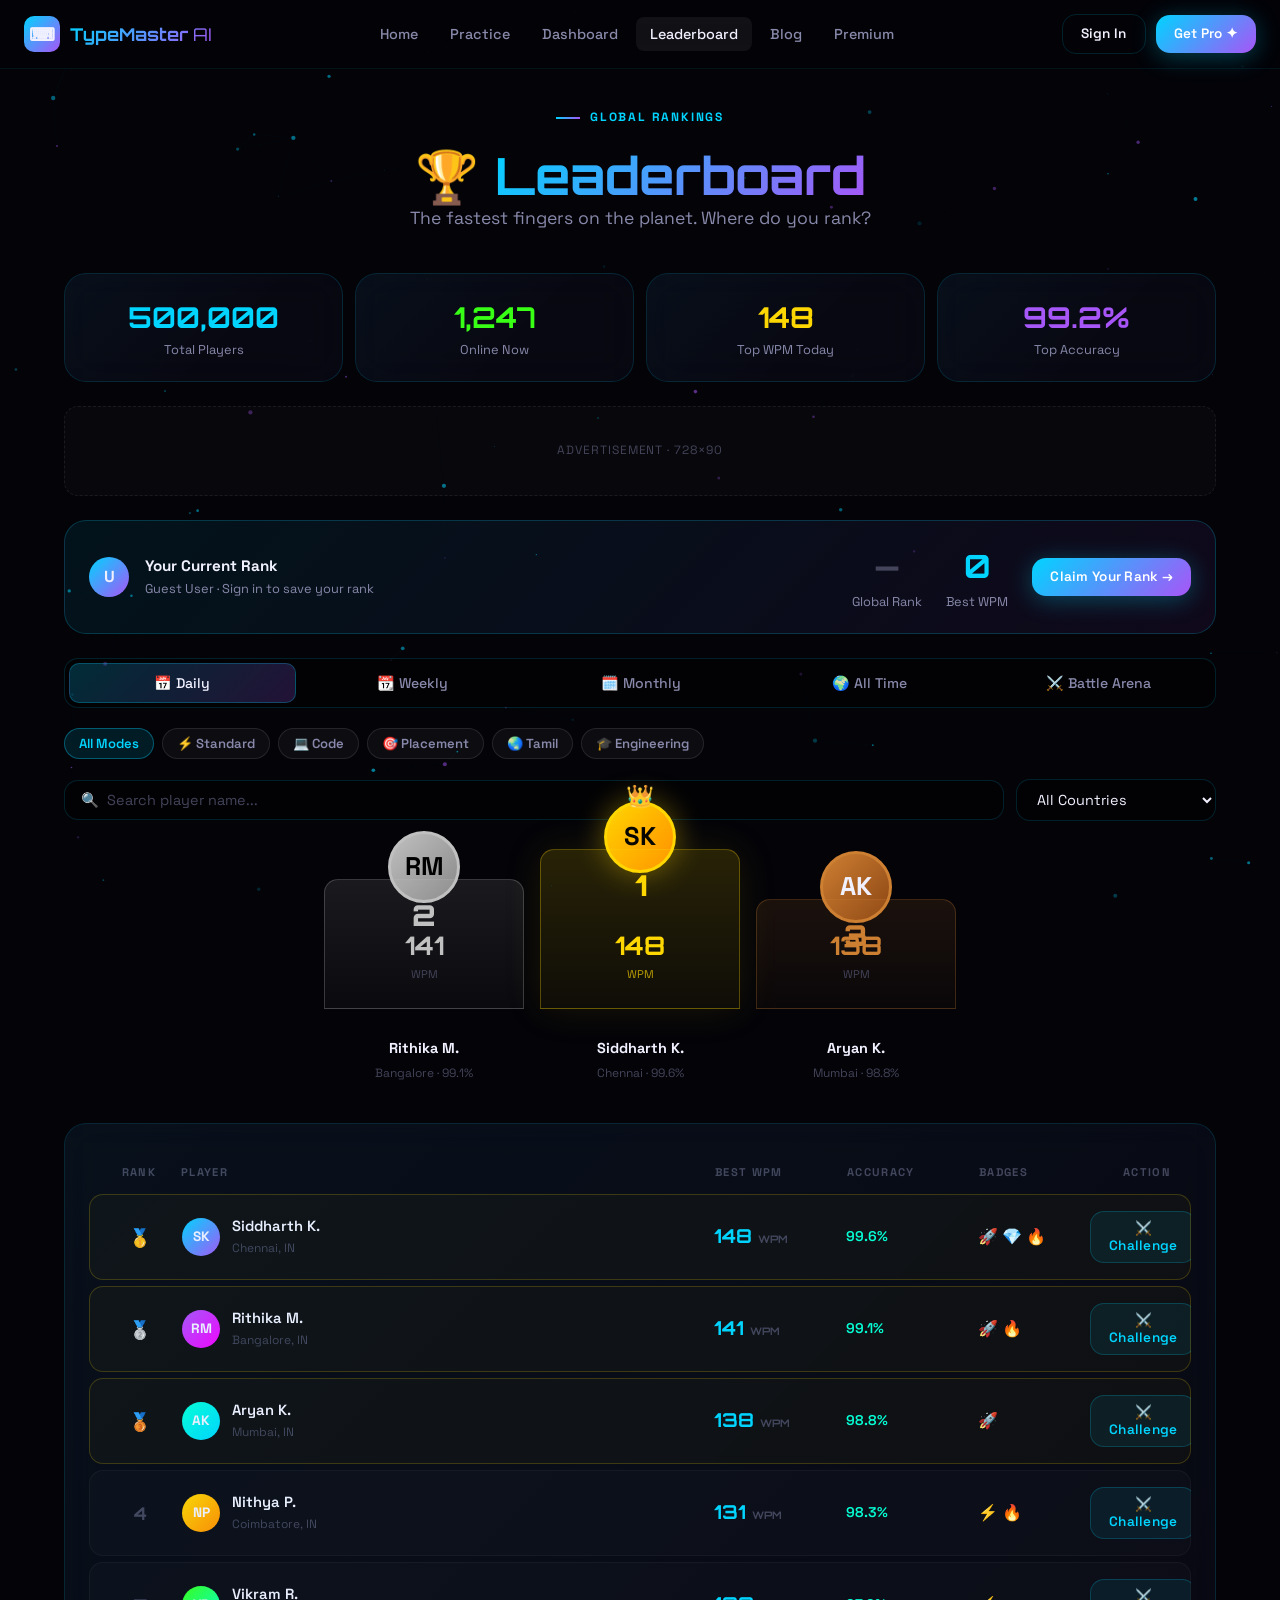
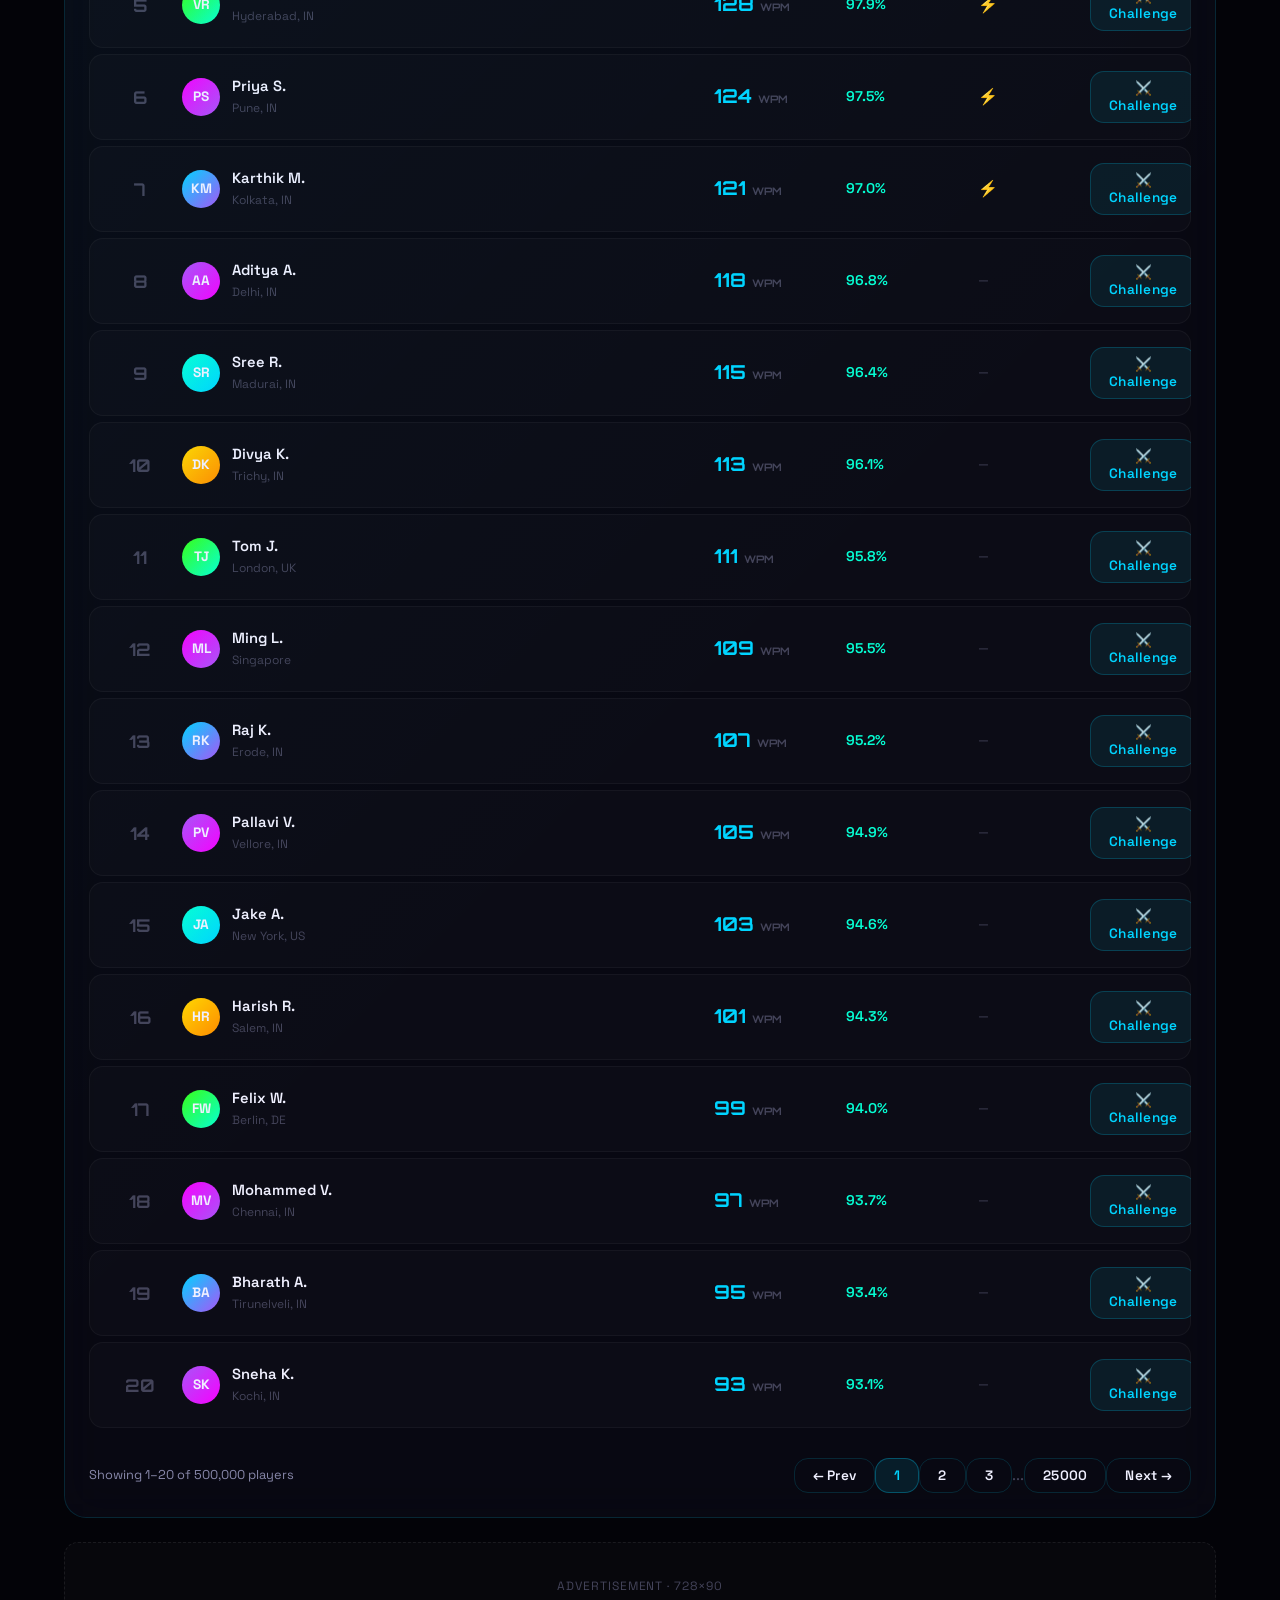
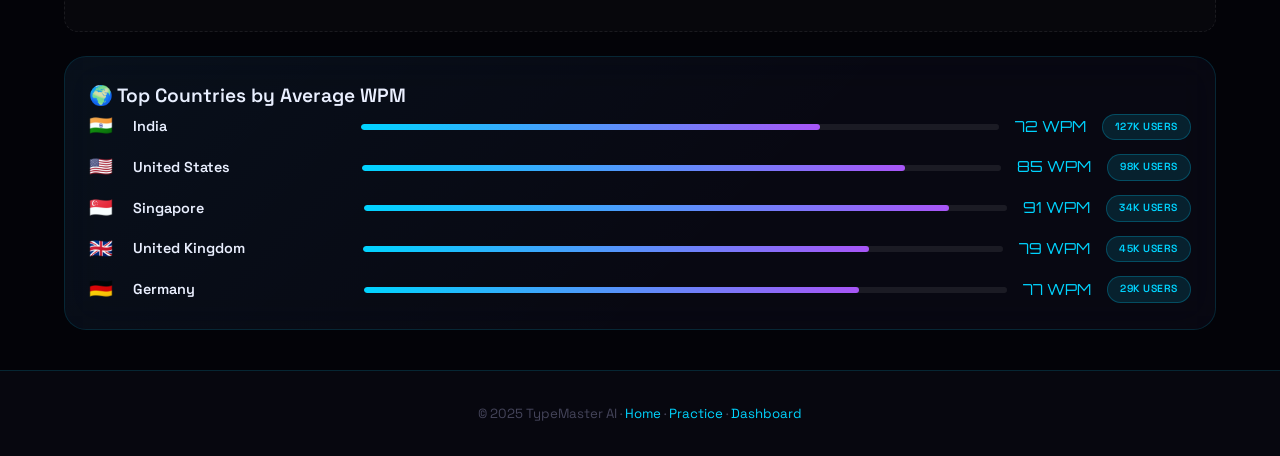
<file: pages/leaderboard.html>
<!DOCTYPE html>
<html lang="en">
<head>
  <meta charset="UTF-8" />
  <meta name="viewport" content="width=device-width, initial-scale=1.0" />
  <title>Leaderboard — TypeMaster AI | Top WPM Rankings</title>
  <meta name="description" content="See the top typists on TypeMaster AI. Daily, weekly, monthly and global WPM leaderboards. Can you reach #1?" />
  <meta name="robots" content="index, follow" />
  <link rel="canonical" href="https://typemasterai.com/pages/leaderboard.html" />
  <link rel="preconnect" href="https://fonts.googleapis.com" />
  <link rel="preconnect" href="https://fonts.gstatic.com" crossorigin />
  <link href="https://fonts.googleapis.com/css2?family=Space+Grotesk:wght@300;400;500;600;700&family=JetBrains+Mono:wght@400;500;700&family=Orbitron:wght@400;700;900&display=swap" rel="stylesheet" />
  <link rel="stylesheet" href="../css/main.css" />
  <style>
    body { padding-top: 68px; }
    .lb-page { max-width: 1200px; margin: 0 auto; padding: 40px 24px; }
    @media(max-width:640px){ .lb-page { padding: 24px 16px; } }

    /* ── Top 3 podium ── */
    .podium { display: flex; align-items: flex-end; justify-content: center; gap: 16px; margin: 40px 0; }
    .podium-slot {
      display: flex; flex-direction: column; align-items: center;
      flex: 1; max-width: 200px;
    }
    .podium-platform {
      width: 100%; border-radius: var(--radius-md) var(--radius-md) 0 0;
      display: flex; flex-direction: column; align-items: center; justify-content: flex-end;
      padding: 24px 16px;
      position: relative;
    }
    .podium-1 { height: 160px; background: linear-gradient(180deg, rgba(255,215,0,0.15), rgba(255,215,0,0.05)); border: 1px solid rgba(255,215,0,0.3); box-shadow: 0 0 40px rgba(255,215,0,0.1); }
    .podium-2 { height: 130px; background: linear-gradient(180deg, rgba(192,192,192,0.12), rgba(192,192,192,0.04)); border: 1px solid rgba(192,192,192,0.25); }
    .podium-3 { height: 110px; background: linear-gradient(180deg, rgba(205,127,50,0.12), rgba(205,127,50,0.04)); border: 1px solid rgba(205,127,50,0.25); }
    .podium-rank-num {
      position: absolute; top: 12px;
      font-family: var(--font-display); font-size: 1.8rem; font-weight: 900;
    }
    .podium-avatar-wrap { position: relative; margin-bottom: -24px; margin-top: -60px; }
    .podium-avatar {
      width: 72px; height: 72px; border-radius: 50%;
      display: flex; align-items: center; justify-content: center;
      font-size: 1.6rem; font-weight: 700;
      border: 3px solid transparent;
    }
    .podium-crown {
      position: absolute; top: -22px; left: 50%;
      transform: translateX(-50%);
      font-size: 1.4rem;
    }
    .podium-name { font-weight: 700; font-size: 0.9rem; margin-top: 28px; margin-bottom: 4px; text-align: center; }
    .podium-wpm { font-family: var(--font-display); font-size: 1.6rem; font-weight: 700; }
    .podium-meta { font-size: 0.75rem; color: var(--text-muted); text-align: center; }
    @media(max-width:520px){
      .podium { gap: 8px; }
      .podium-slot { max-width: 100px; }
      .podium-avatar { width: 52px; height: 52px; font-size: 1.2rem; }
    }

    /* ── Full leaderboard table ── */
    .lb-table-wrap { overflow-x: auto; }
    .lb-full-row {
      display: grid;
      grid-template-columns: 60px 1fr 120px 120px 100px 80px;
      gap: 12px;
      align-items: center;
      padding: 16px 20px;
      border-radius: var(--radius-md);
      border: 1px solid rgba(255,255,255,0.04);
      background: rgba(255,255,255,0.02);
      margin-bottom: 6px;
      transition: all 0.2s;
      min-width: 600px;
    }
    .lb-full-row:hover { background: rgba(255,255,255,0.05); border-color: rgba(0,212,255,0.15); }
    .lb-full-row.you { border-color: rgba(0,212,255,0.3); background: rgba(0,212,255,0.05); }
    .lb-full-row.top-3 { border-color: rgba(255,215,0,0.2); background: rgba(255,215,0,0.03); }
    .lb-header {
      font-size: 0.7rem; font-weight: 700; letter-spacing: 0.12em;
      text-transform: uppercase; color: var(--text-muted);
      border-bottom: 1px solid rgba(255,255,255,0.06);
      padding-bottom: 12px; margin-bottom: 12px;
    }
    .lb-rank-num {
      font-family: var(--font-display); font-size: 1.1rem; font-weight: 700;
      text-align: center;
    }
    .lb-player { display: flex; align-items: center; gap: 12px; }
    .lb-player-name { font-weight: 600; font-size: 0.92rem; }
    .lb-player-sub { font-size: 0.75rem; color: var(--text-muted); }
    .lb-wpm-val { font-family: var(--font-display); font-size: 1.2rem; font-weight: 700; color: var(--neon-blue); }
    .lb-acc-val { font-size: 0.88rem; color: var(--neon-cyan); font-weight: 600; }
    .lb-badge-slot { display: flex; gap: 4px; flex-wrap: wrap; }
    .lb-action { text-align: right; }

    /* ── Search / filter bar ── */
    .lb-controls {
      display: flex; gap: 12px; margin-bottom: 24px; flex-wrap: wrap; align-items: center;
    }
    .lb-search {
      flex: 1; min-width: 200px;
      padding: 10px 16px;
      background: rgba(0,0,0,0.3);
      border: 1px solid var(--glass-border);
      border-radius: var(--radius-md);
      color: var(--text-primary);
      font-family: var(--font-body); font-size: 0.9rem;
      outline: none; transition: border-color 0.2s;
    }
    .lb-search:focus { border-color: rgba(0,212,255,0.5); }
    .lb-search::placeholder { color: var(--text-muted); }

    /* ── Tabs ── */
    .lb-tabs { display: flex; gap: 4px; background: rgba(0,0,0,0.3); border-radius: var(--radius-md); padding: 4px; border: 1px solid var(--glass-border); flex-wrap: wrap; }
    .lb-tab {
      flex: 1; min-width: max-content; padding: 10px 20px;
      border-radius: 10px; background: transparent; border: none;
      color: var(--text-secondary); font-size: 0.88rem; font-weight: 500;
      cursor: pointer; transition: all 0.25s; white-space: nowrap;
    }
    .lb-tab.active {
      background: linear-gradient(135deg, rgba(0,212,255,0.2), rgba(168,85,247,0.2));
      color: var(--text-primary); border: 1px solid rgba(0,212,255,0.25);
    }

    /* ── Mode filter pills ── */
    .mode-filter-row { display: flex; gap: 8px; flex-wrap: wrap; margin-bottom: 20px; }
    .mode-filter-btn {
      padding: 6px 14px; border-radius: 100px;
      background: rgba(255,255,255,0.04); border: 1px solid rgba(255,255,255,0.1);
      color: var(--text-secondary); font-size: 0.82rem; font-weight: 600;
      cursor: pointer; transition: all 0.2s;
    }
    .mode-filter-btn.active { background: rgba(0,212,255,0.12); border-color: rgba(0,212,255,0.35); color: var(--neon-blue); }

    /* ── Your rank banner ── */
    .your-rank-banner {
      padding: 20px 24px;
      background: linear-gradient(135deg, rgba(0,212,255,0.08), rgba(168,85,247,0.08));
      border: 1px solid rgba(0,212,255,0.2);
      border-radius: var(--radius-lg);
      display: flex; align-items: center; justify-content: space-between;
      flex-wrap: wrap; gap: 16px; margin-bottom: 24px;
    }

    /* ── Stats bar ── */
    .lb-stats-row { display: grid; grid-template-columns: repeat(4,1fr); gap: 12px; margin-bottom: 24px; }
    @media(max-width:640px){ .lb-stats-row { grid-template-columns: repeat(2,1fr); } }

    /* ── Battle section ── */
    .battle-card-mini { padding: 20px; display: flex; flex-direction: column; gap: 10px; }
    .battle-room-row {
      display: flex; align-items: center; gap: 12px;
      padding: 12px 16px;
      background: rgba(255,255,255,0.03);
      border: 1px solid rgba(255,255,255,0.06);
      border-radius: var(--radius-md);
      transition: all 0.2s;
    }
    .battle-room-row:hover { background: rgba(57,255,20,0.05); border-color: rgba(57,255,20,0.2); }
    .room-name { font-weight: 600; font-size: 0.9rem; flex: 1; }
    .room-players { font-size: 0.8rem; color: var(--text-secondary); }
    .room-status { font-size: 0.75rem; font-weight: 700; }
    .room-live { color: var(--neon-green); }
    .room-waiting { color: var(--neon-gold); }
  </style>
</head>
<body>
  <canvas id="particles-canvas"></canvas>

  <!-- NAV -->
  <nav class="nav">
    <div class="nav-inner">
      <a href="../index.html" class="nav-logo">
        <div class="nav-logo-icon">⌨</div>
        <span class="gradient-text">TypeMaster<span style="color:var(--text-secondary);font-weight:400"> AI</span></span>
      </a>
      <ul class="nav-links">
        <li><a href="../index.html">Home</a></li>
        <li><a href="typing-test.html">Practice</a></li>
        <li><a href="dashboard.html">Dashboard</a></li>
        <li><a href="leaderboard.html" class="active">Leaderboard</a></li>
        <li><a href="blog.html">Blog</a></li>
        <li><a href="premium.html">Premium</a></li>
      </ul>
      <div class="nav-actions">
        <a href="profile.html" class="btn btn-secondary btn-sm">Sign In</a>
        <a href="premium.html" class="btn btn-primary btn-sm">Get Pro ✦</a>
        <button class="nav-menu-btn">☰</button>
      </div>
    </div>
  </nav>

  <div class="lb-page">

    <!-- Header -->
    <div class="text-center mb-40 reveal">
      <div class="section-label" style="justify-content:center"><span>Global Rankings</span></div>
      <h1 class="display-lg mb-12">🏆 <span class="gradient-text">Leaderboard</span></h1>
      <p class="body-lg text-secondary">The fastest fingers on the planet. Where do you rank?</p>
    </div>

    <!-- Live stats banner -->
    <div class="lb-stats-row reveal">
      <div class="glass-card" style="padding:20px;text-align:center">
        <div style="font-family:var(--font-display);font-size:1.8rem;font-weight:700;color:var(--neon-blue)" class="counter" data-target="500000">0</div>
        <div class="caption">Total Players</div>
      </div>
      <div class="glass-card" style="padding:20px;text-align:center">
        <div style="font-family:var(--font-display);font-size:1.8rem;font-weight:700;color:var(--neon-green)" class="counter" data-target="1247">0</div>
        <div class="caption">Online Now</div>
      </div>
      <div class="glass-card" style="padding:20px;text-align:center">
        <div style="font-family:var(--font-display);font-size:1.8rem;font-weight:700;color:var(--neon-gold)">148</div>
        <div class="caption">Top WPM Today</div>
      </div>
      <div class="glass-card" style="padding:20px;text-align:center">
        <div style="font-family:var(--font-display);font-size:1.8rem;font-weight:700;color:var(--neon-purple)">99.2%</div>
        <div class="caption">Top Accuracy</div>
      </div>
    </div>

    <!-- AdSense -->
    <div class="adsense-horizontal reveal">Advertisement · 728×90</div>

    <!-- Your rank banner -->
    <div class="your-rank-banner reveal">
      <div class="flex items-center gap-16">
        <div class="avatar-circle">U</div>
        <div>
          <div style="font-weight:700;font-size:0.95rem">Your Current Rank</div>
          <div class="caption">Guest User · Sign in to save your rank</div>
        </div>
      </div>
      <div class="flex gap-24 items-center">
        <div style="text-align:center">
          <div style="font-family:var(--font-display);font-size:2rem;font-weight:700;color:var(--text-muted)">—</div>
          <div class="caption">Global Rank</div>
        </div>
        <div style="text-align:center">
          <div style="font-family:var(--font-display);font-size:2rem;font-weight:700;color:var(--neon-blue)">0</div>
          <div class="caption">Best WPM</div>
        </div>
        <a href="typing-test.html" class="btn btn-primary btn-sm">Claim Your Rank →</a>
      </div>
    </div>

    <!-- Time range tabs -->
    <div class="lb-tabs reveal" style="margin-bottom:20px" id="lb-time-tabs">
      <button class="lb-tab active" data-lbtime="daily">📅 Daily</button>
      <button class="lb-tab" data-lbtime="weekly">📆 Weekly</button>
      <button class="lb-tab" data-lbtime="monthly">🗓️ Monthly</button>
      <button class="lb-tab" data-lbtime="alltime">🌍 All Time</button>
      <button class="lb-tab" data-lbtime="battle">⚔️ Battle Arena</button>
    </div>

    <!-- Mode filter -->
    <div class="mode-filter-row reveal">
      <button class="mode-filter-btn active">All Modes</button>
      <button class="mode-filter-btn">⚡ Standard</button>
      <button class="mode-filter-btn">💻 Code</button>
      <button class="mode-filter-btn">🎯 Placement</button>
      <button class="mode-filter-btn">🌏 Tamil</button>
      <button class="mode-filter-btn">🎓 Engineering</button>
    </div>

    <!-- Search -->
    <div class="lb-controls reveal">
      <input class="lb-search" type="text" placeholder="🔍  Search player name..." id="lb-search-input" />
      <select class="lb-search" style="width:auto;flex:none">
        <option>All Countries</option>
        <option>🇮🇳 India</option>
        <option>🇺🇸 USA</option>
        <option>🇬🇧 UK</option>
        <option>🇸🇬 Singapore</option>
      </select>
    </div>

    <!-- ══ PODIUM — Top 3 ════════════════════════════════════ -->
    <div class="podium reveal" id="lb-podium">
      <!-- 2nd place -->
      <div class="podium-slot">
        <div class="podium-avatar-wrap">
          <div class="podium-avatar" style="background:linear-gradient(135deg,#C0C0C0,#888);color:#000;border-color:#C0C0C0">RM</div>
        </div>
        <div class="podium-platform podium-2">
          <div class="podium-rank-num" style="color:#C0C0C0">2</div>
          <div class="podium-wpm" style="color:#C0C0C0">141</div>
          <div style="font-size:0.7rem;color:var(--text-muted)">WPM</div>
        </div>
        <div class="podium-name">Rithika M.</div>
        <div class="podium-meta">Bangalore · 99.1%</div>
      </div>

      <!-- 1st place -->
      <div class="podium-slot">
        <div class="podium-avatar-wrap">
          <div class="podium-crown">👑</div>
          <div class="podium-avatar" style="background:linear-gradient(135deg,#ffd700,#ff8c00);color:#000;border-color:#ffd700;box-shadow:0 0 30px rgba(255,215,0,0.4)">SK</div>
        </div>
        <div class="podium-platform podium-1">
          <div class="podium-rank-num" style="color:var(--neon-gold)">1</div>
          <div class="podium-wpm" style="color:var(--neon-gold)">148</div>
          <div style="font-size:0.7rem;color:rgba(255,215,0,0.7)">WPM</div>
        </div>
        <div class="podium-name">Siddharth K.</div>
        <div class="podium-meta">Chennai · 99.6%</div>
      </div>

      <!-- 3rd place -->
      <div class="podium-slot">
        <div class="podium-avatar-wrap">
          <div class="podium-avatar" style="background:linear-gradient(135deg,#CD7F32,#8B4513);border-color:#CD7F32">AK</div>
        </div>
        <div class="podium-platform podium-3">
          <div class="podium-rank-num" style="color:#CD7F32">3</div>
          <div class="podium-wpm" style="color:#CD7F32">138</div>
          <div style="font-size:0.7rem;color:var(--text-muted)">WPM</div>
        </div>
        <div class="podium-name">Aryan K.</div>
        <div class="podium-meta">Mumbai · 98.8%</div>
      </div>
    </div>

    <!-- ══ FULL LEADERBOARD TABLE ════════════════════════════ -->
    <div class="glass-card reveal" style="padding:24px" id="lb-main-panel">

      <!-- Standard leaderboard -->
      <div id="lb-panel-daily">
        <!-- Header row -->
        <div class="lb-full-row lb-header" style="background:none;border:none;margin-bottom:0">
          <div style="text-align:center">Rank</div>
          <div>Player</div>
          <div>Best WPM</div>
          <div>Accuracy</div>
          <div>Badges</div>
          <div style="text-align:right">Action</div>
        </div>

        <!-- Rows -->
        <div class="lb-table-wrap" id="lb-rows"></div>

        <!-- Pagination -->
        <div class="flex justify-between items-center mt-24" style="flex-wrap:wrap;gap:12px">
          <span class="caption">Showing 1–20 of 500,000 players</span>
          <div class="flex gap-6">
            <button class="btn btn-secondary btn-sm">← Prev</button>
            <button class="btn btn-ghost btn-sm" style="min-width:36px;background:rgba(0,212,255,0.1);border-color:rgba(0,212,255,0.3);color:var(--neon-blue)">1</button>
            <button class="btn btn-secondary btn-sm" style="min-width:36px">2</button>
            <button class="btn btn-secondary btn-sm" style="min-width:36px">3</button>
            <span style="align-self:center;color:var(--text-muted)">...</span>
            <button class="btn btn-secondary btn-sm" style="min-width:36px">25000</button>
            <button class="btn btn-secondary btn-sm">Next →</button>
          </div>
        </div>
      </div>

      <!-- Battle arena leaderboard (hidden) -->
      <div id="lb-panel-battle" style="display:none">
        <div class="heading-md mb-20">⚔️ Battle Arena — Open Rooms</div>
        <div class="battle-card-mini" style="padding:0">
          <div class="battle-room-row">
            <div style="font-size:1.2rem">🏁</div>
            <div>
              <div class="room-name">Speed Racers #101</div>
              <div class="room-players">👥 4/10 players</div>
            </div>
            <span class="room-status room-live">● LIVE</span>
            <a href="typing-test.html?mode=battle" class="btn btn-ghost btn-sm">Join</a>
          </div>
          <div class="battle-room-row">
            <div style="font-size:1.2rem">⚡</div>
            <div>
              <div class="room-name">Lightning Round #88</div>
              <div class="room-players">👥 7/10 players</div>
            </div>
            <span class="room-status room-live">● LIVE</span>
            <a href="typing-test.html?mode=battle" class="btn btn-ghost btn-sm">Join</a>
          </div>
          <div class="battle-room-row">
            <div style="font-size:1.2rem">🎯</div>
            <div>
              <div class="room-name">Accuracy Masters #44</div>
              <div class="room-players">👥 2/10 players</div>
            </div>
            <span class="room-status room-waiting">◌ Waiting</span>
            <a href="typing-test.html?mode=battle" class="btn btn-primary btn-sm">Join</a>
          </div>
          <div class="battle-room-row">
            <div style="font-size:1.2rem">💻</div>
            <div>
              <div class="room-name">Code Typers Only #12</div>
              <div class="room-players">👥 5/10 players</div>
            </div>
            <span class="room-status room-live">● LIVE</span>
            <a href="typing-test.html?mode=battle" class="btn btn-ghost btn-sm">Join</a>
          </div>
          <div class="battle-room-row">
            <div style="font-size:1.2rem">🌏</div>
            <div>
              <div class="room-name">Tamil Typing Battle #7</div>
              <div class="room-players">👥 1/10 players</div>
            </div>
            <span class="room-status room-waiting">◌ Waiting</span>
            <a href="typing-test.html?mode=battle" class="btn btn-primary btn-sm">Join</a>
          </div>
        </div>
        <div class="flex gap-12 mt-24">
          <a href="typing-test.html?mode=battle" class="btn btn-primary">⚔️ Create New Room</a>
          <button class="btn btn-ghost">🔗 Invite Friend</button>
        </div>
      </div>
    </div>

    <!-- AdSense -->
    <div class="adsense-horizontal reveal" style="margin-top:24px">Advertisement · 728×90</div>

    <!-- Country leaderboard -->
    <div class="glass-card reveal" style="padding:24px;margin-top:20px">
      <div class="heading-md mb-20">🌍 Top Countries by Average WPM</div>
      <div style="display:flex;flex-direction:column;gap:10px">
        <div class="flex items-center gap-16">
          <span style="font-size:1.2rem;width:28px">🇮🇳</span>
          <span style="font-size:0.9rem;font-weight:600;flex:1">India</span>
          <div style="flex:3"><div class="progress-bar"><div class="progress-fill" style="width:72%"></div></div></div>
          <span style="font-family:var(--font-display);font-size:0.95rem;color:var(--neon-blue);min-width:55px;text-align:right">72 WPM</span>
          <span class="badge badge-blue" style="font-size:0.65rem">127K users</span>
        </div>
        <div class="flex items-center gap-16">
          <span style="font-size:1.2rem;width:28px">🇺🇸</span>
          <span style="font-size:0.9rem;font-weight:600;flex:1">United States</span>
          <div style="flex:3"><div class="progress-bar"><div class="progress-fill" style="width:85%"></div></div></div>
          <span style="font-family:var(--font-display);font-size:0.95rem;color:var(--neon-blue);min-width:55px;text-align:right">85 WPM</span>
          <span class="badge badge-blue" style="font-size:0.65rem">98K users</span>
        </div>
        <div class="flex items-center gap-16">
          <span style="font-size:1.2rem;width:28px">🇸🇬</span>
          <span style="font-size:0.9rem;font-weight:600;flex:1">Singapore</span>
          <div style="flex:3"><div class="progress-bar"><div class="progress-fill" style="width:91%"></div></div></div>
          <span style="font-family:var(--font-display);font-size:0.95rem;color:var(--neon-blue);min-width:55px;text-align:right">91 WPM</span>
          <span class="badge badge-blue" style="font-size:0.65rem">34K users</span>
        </div>
        <div class="flex items-center gap-16">
          <span style="font-size:1.2rem;width:28px">🇬🇧</span>
          <span style="font-size:0.9rem;font-weight:600;flex:1">United Kingdom</span>
          <div style="flex:3"><div class="progress-bar"><div class="progress-fill" style="width:79%"></div></div></div>
          <span style="font-family:var(--font-display);font-size:0.95rem;color:var(--neon-blue);min-width:55px;text-align:right">79 WPM</span>
          <span class="badge badge-blue" style="font-size:0.65rem">45K users</span>
        </div>
        <div class="flex items-center gap-16">
          <span style="font-size:1.2rem;width:28px">🇩🇪</span>
          <span style="font-size:0.9rem;font-weight:600;flex:1">Germany</span>
          <div style="flex:3"><div class="progress-bar"><div class="progress-fill" style="width:77%"></div></div></div>
          <span style="font-family:var(--font-display);font-size:0.95rem;color:var(--neon-blue);min-width:55px;text-align:right">77 WPM</span>
          <span class="badge badge-blue" style="font-size:0.65rem">29K users</span>
        </div>
      </div>
    </div>

  </div>

  <footer style="position:relative;z-index:1;background:var(--bg-deep);border-top:1px solid var(--glass-border);padding:32px 24px;text-align:center">
    <p style="color:var(--text-muted);font-size:0.83rem">© 2025 TypeMaster AI · <a href="../index.html" style="color:var(--neon-blue)">Home</a> · <a href="typing-test.html" style="color:var(--neon-blue)">Practice</a> · <a href="dashboard.html" style="color:var(--neon-blue)">Dashboard</a></p>
  </footer>

  <script src="../js/main.js"></script>
  <script>
  (function(){
    // ── Generate leaderboard rows ──
    const players = [
      { rank:1,  init:'SK', name:'Siddharth K.',   loc:'Chennai, IN',      wpm:148, acc:'99.6%', badges:['🚀','💎','🔥'], gold:true },
      { rank:2,  init:'RM', name:'Rithika M.',     loc:'Bangalore, IN',    wpm:141, acc:'99.1%', badges:['🚀','🔥'],      silver:true },
      { rank:3,  init:'AK', name:'Aryan K.',       loc:'Mumbai, IN',       wpm:138, acc:'98.8%', badges:['🚀'],           bronze:true },
      { rank:4,  init:'NP', name:'Nithya P.',      loc:'Coimbatore, IN',   wpm:131, acc:'98.3%', badges:['⚡','🔥'] },
      { rank:5,  init:'VR', name:'Vikram R.',      loc:'Hyderabad, IN',    wpm:128, acc:'97.9%', badges:['⚡'] },
      { rank:6,  init:'PS', name:'Priya S.',       loc:'Pune, IN',         wpm:124, acc:'97.5%', badges:['⚡'] },
      { rank:7,  init:'KM', name:'Karthik M.',     loc:'Kolkata, IN',      wpm:121, acc:'97.0%', badges:['⚡'] },
      { rank:8,  init:'AA', name:'Aditya A.',      loc:'Delhi, IN',        wpm:118, acc:'96.8%', badges:[] },
      { rank:9,  init:'SR', name:'Sree R.',        loc:'Madurai, IN',      wpm:115, acc:'96.4%', badges:[] },
      { rank:10, init:'DK', name:'Divya K.',       loc:'Trichy, IN',       wpm:113, acc:'96.1%', badges:[] },
      { rank:11, init:'TJ', name:'Tom J.',         loc:'London, UK',       wpm:111, acc:'95.8%', badges:[] },
      { rank:12, init:'ML', name:'Ming L.',        loc:'Singapore',        wpm:109, acc:'95.5%', badges:[] },
      { rank:13, init:'RK', name:'Raj K.',         loc:'Erode, IN',        wpm:107, acc:'95.2%', badges:[] },
      { rank:14, init:'PV', name:'Pallavi V.',     loc:'Vellore, IN',      wpm:105, acc:'94.9%', badges:[] },
      { rank:15, init:'JA', name:'Jake A.',        loc:'New York, US',     wpm:103, acc:'94.6%', badges:[] },
      { rank:16, init:'HR', name:'Harish R.',      loc:'Salem, IN',        wpm:101, acc:'94.3%', badges:[] },
      { rank:17, init:'FW', name:'Felix W.',       loc:'Berlin, DE',       wpm:99,  acc:'94.0%', badges:[] },
      { rank:18, init:'MV', name:'Mohammed V.',    loc:'Chennai, IN',      wpm:97,  acc:'93.7%', badges:[] },
      { rank:19, init:'BA', name:'Bharath A.',     loc:'Tirunelveli, IN',  wpm:95,  acc:'93.4%', badges:[] },
      { rank:20, init:'SK', name:'Sneha K.',       loc:'Kochi, IN',        wpm:93,  acc:'93.1%', badges:[] },
    ];

    const gradients = [
      'linear-gradient(135deg,#00d4ff,#a855f7)',
      'linear-gradient(135deg,#a855f7,#f700ff)',
      'linear-gradient(135deg,#06ffd4,#00d4ff)',
      'linear-gradient(135deg,#ffd700,#ff8c00)',
      'linear-gradient(135deg,#39ff14,#06ffd4)',
      'linear-gradient(135deg,#f700ff,#a855f7)',
    ];

    function buildRows(data) {
      const container = document.getElementById('lb-rows');
      container.innerHTML = data.map((p, i) => {
        const rankClass = p.rank <= 3 ? 'top-3' : '';
        const rankEmoji = p.rank === 1 ? '🥇' : p.rank === 2 ? '🥈' : p.rank === 3 ? '🥉' : p.rank;
        const rankColor = p.gold ? 'color:var(--neon-gold)' : p.silver ? 'color:#C0C0C0' : p.bronze ? 'color:#CD7F32' : 'color:var(--text-muted)';
        const grad = gradients[i % gradients.length];
        const badgeStr = p.badges.map(b => `<span style="font-size:1rem">${b}</span>`).join('');
        return `
          <div class="lb-full-row ${rankClass}">
            <div class="lb-rank-num" style="${rankColor}">${rankEmoji}</div>
            <div class="lb-player">
              <div class="avatar-circle" style="background:${grad};width:38px;height:38px;font-size:0.85rem;flex-shrink:0">${p.init}</div>
              <div>
                <div class="lb-player-name">${p.name}</div>
                <div class="lb-player-sub">${p.loc}</div>
              </div>
            </div>
            <div class="lb-wpm-val">${p.wpm} <span style="font-size:0.65rem;color:var(--text-muted)">WPM</span></div>
            <div class="lb-acc-val">${p.acc}</div>
            <div class="lb-badge-slot">${badgeStr || '<span style="color:var(--text-muted);font-size:0.75rem">—</span>'}</div>
            <div class="lb-action">
              <button class="btn btn-ghost btn-sm" onclick="window.TypeMaster.showToast('Challenge sent to ${p.name}!','blue')">⚔️ Challenge</button>
            </div>
          </div>
        `;
      }).join('');
    }

    buildRows(players);

    // ── Time tab switching ──
    document.getElementById('lb-time-tabs').addEventListener('click', e => {
      const tab = e.target.closest('.lb-tab');
      if (!tab) return;
      document.querySelectorAll('.lb-tab').forEach(t => t.classList.remove('active'));
      tab.classList.add('active');
      const isBattle = tab.dataset.lbtime === 'battle';
      document.getElementById('lb-panel-daily').style.display = isBattle ? 'none' : 'block';
      document.getElementById('lb-panel-battle').style.display = isBattle ? 'block' : 'none';
      if (!isBattle) {
        // Shuffle slightly for different time ranges
        const shuffled = [...players].sort(() => Math.random() * 0.4 - 0.2).map((p,i) => ({...p, rank:i+1}));
        buildRows(shuffled);
      }
    });

    // ── Search ──
    document.getElementById('lb-search-input').addEventListener('input', function() {
      const q = this.value.toLowerCase();
      const filtered = players.filter(p => p.name.toLowerCase().includes(q) || p.loc.toLowerCase().includes(q));
      buildRows(filtered.length ? filtered : players);
    });

    // ── Mode filter ──
    document.querySelectorAll('.mode-filter-btn').forEach(btn => {
      btn.addEventListener('click', function() {
        document.querySelectorAll('.mode-filter-btn').forEach(b => b.classList.remove('active'));
        this.classList.add('active');
        buildRows([...players].sort(() => Math.random() * 0.3 - 0.15).map((p,i) => ({...p, rank:i+1})));
      });
    });
  })();
  </script>
</body>
</html>
</file>
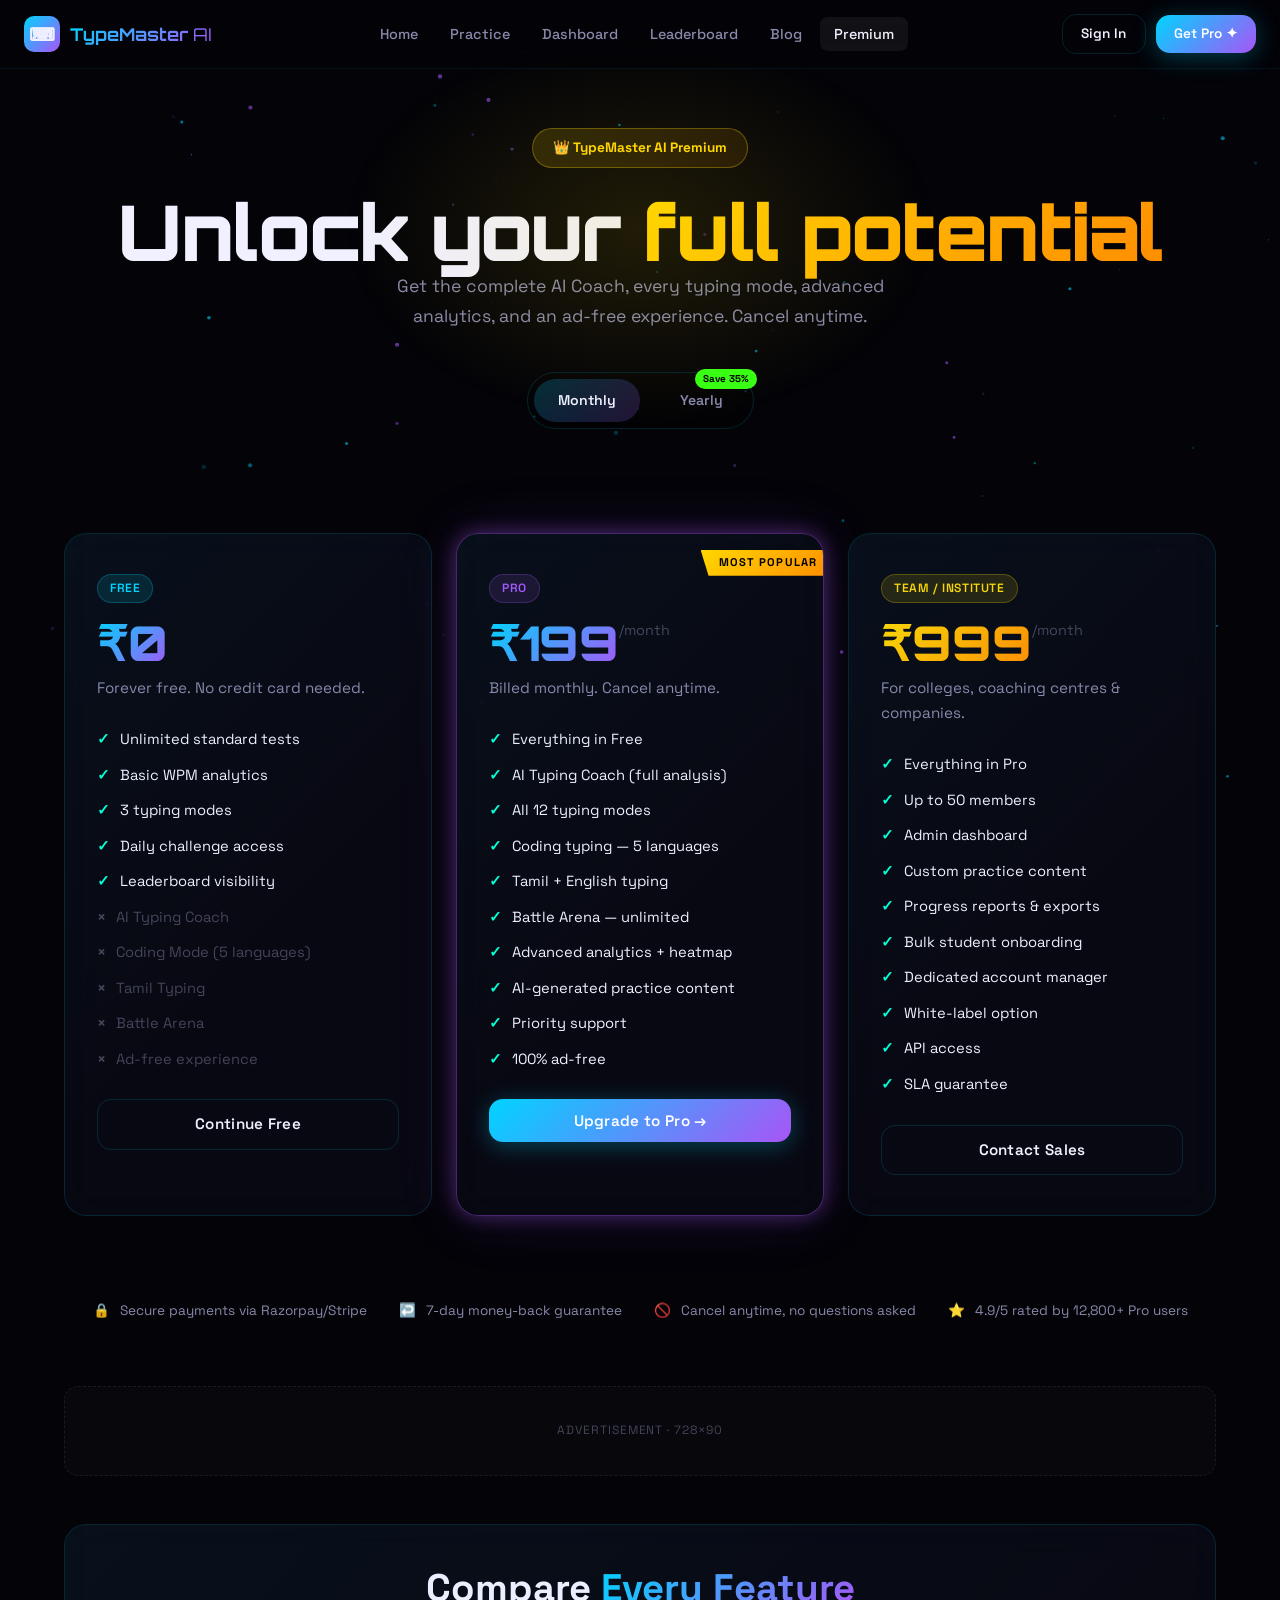
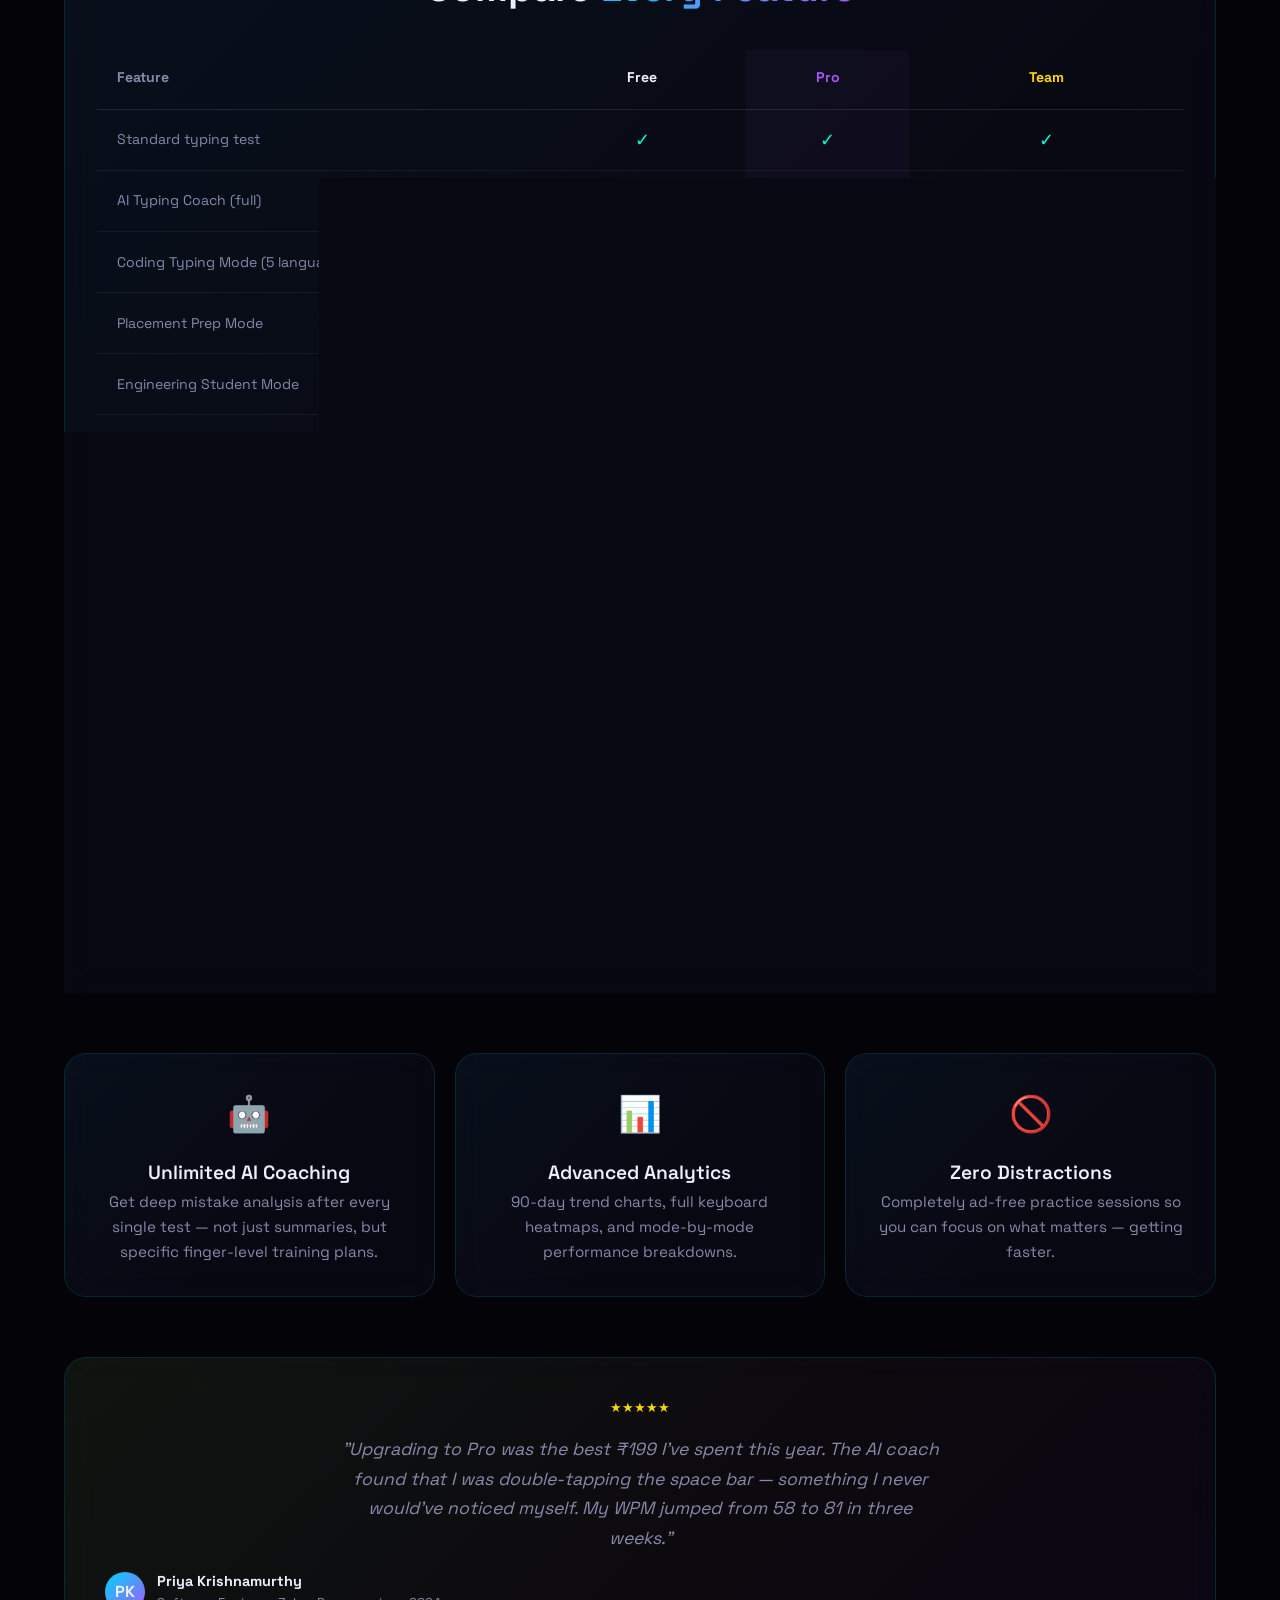
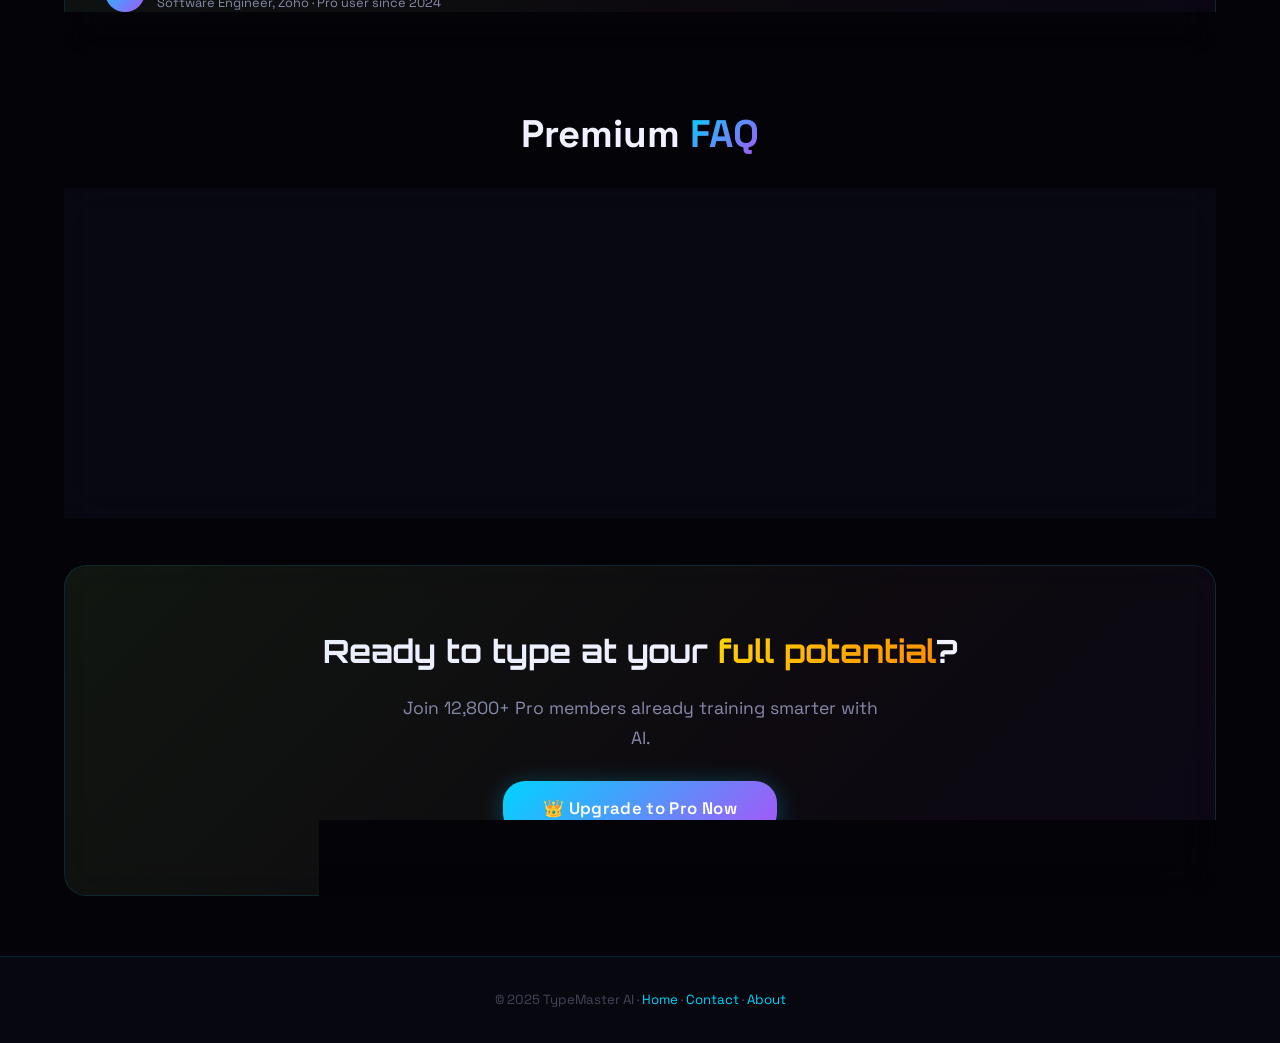
<file: pages/premium.html>
<!DOCTYPE html>
<html lang="en">
<head>
  <meta charset="UTF-8" />
  <meta name="viewport" content="width=device-width, initial-scale=1.0" />
  <title>TypeMaster AI Premium — Unlock the Full AI Coach & All 12 Modes</title>
  <meta name="description" content="Upgrade to TypeMaster AI Pro for full AI coaching, all 12 typing modes, advanced analytics, and an ad-free experience. Plans from ₹199/month." />
  <meta name="robots" content="index, follow" />
  <link rel="canonical" href="https://typemasterai.com/pages/premium.html" />
  <link rel="preconnect" href="https://fonts.googleapis.com" />
  <link rel="preconnect" href="https://fonts.gstatic.com" crossorigin />
  <link href="https://fonts.googleapis.com/css2?family=Space+Grotesk:wght@300;400;500;600;700&family=JetBrains+Mono:wght@400;500;700&family=Orbitron:wght@400;700;900&display=swap" rel="stylesheet" />
  <link rel="stylesheet" href="../css/main.css" />
  <style>
    body { padding-top: 68px; }
    .premium-page { max-width: 1200px; margin: 0 auto; padding: 60px 24px; }
    @media(max-width:640px){ .premium-page { padding: 32px 16px; } }

    /* ── Premium hero ── */
    .premium-hero { text-align: center; margin-bottom: 56px; position: relative; }
    .premium-hero-glow {
      position: absolute; top: -100px; left: 50%; transform: translateX(-50%);
      width: 600px; height: 400px;
      background: radial-gradient(ellipse, rgba(255,215,0,0.12), transparent 70%);
      pointer-events: none;
    }
    .crown-badge {
      display: inline-flex; align-items: center; gap: 8px;
      padding: 8px 20px; border-radius: 100px;
      background: linear-gradient(135deg, rgba(255,215,0,0.15), rgba(255,140,0,0.1));
      border: 1px solid rgba(255,215,0,0.3);
      font-size: 0.85rem; font-weight: 700; color: var(--neon-gold);
      margin-bottom: 24px;
    }

    /* ── Billing toggle ── */
    .billing-toggle {
      display: inline-flex; align-items: center; gap: 16px;
      padding: 6px; background: rgba(0,0,0,0.3);
      border: 1px solid var(--glass-border); border-radius: 100px;
      margin-bottom: 48px;
    }
    .billing-option {
      padding: 10px 24px; border-radius: 100px;
      font-size: 0.88rem; font-weight: 600; color: var(--text-secondary);
      cursor: pointer; transition: all 0.25s; position: relative;
    }
    .billing-option.active { background: linear-gradient(135deg, rgba(0,212,255,0.2), rgba(168,85,247,0.2)); color: var(--text-primary); }
    .save-tag {
      position: absolute; top: -10px; right: -10px;
      background: var(--neon-green); color: #000;
      font-size: 0.62rem; font-weight: 800; padding: 2px 8px; border-radius: 100px;
    }

    /* ── Pricing comparison ── */
    .pricing-grid-premium { display: grid; grid-template-columns: repeat(3,1fr); gap: 24px; margin-bottom: 60px; }
    @media(max-width:900px){ .pricing-grid-premium { grid-template-columns: 1fr; max-width: 420px; margin: 0 auto 60px; } }

    /* ── Feature comparison table ── */
    .compare-table { width: 100%; border-collapse: collapse; }
    .compare-table th, .compare-table td {
      padding: 16px 20px; text-align: center;
      border-bottom: 1px solid rgba(255,255,255,0.05);
      font-size: 0.88rem;
    }
    .compare-table th { font-weight: 700; }
    .compare-table td:first-child, .compare-table th:first-child { text-align: left; color: var(--text-secondary); }
    .compare-table thead th { padding-bottom: 20px; border-bottom: 1px solid rgba(255,255,255,0.1); }
    .check-yes { color: var(--neon-cyan); font-size: 1.1rem; }
    .check-no { color: var(--text-muted); font-size: 1.1rem; }
    .col-highlight { background: rgba(168,85,247,0.04); }

    /* ── Feature showcase ── */
    .premium-feature-grid { display: grid; grid-template-columns: repeat(3,1fr); gap: 20px; margin: 60px 0; }
    @media(max-width:800px){ .premium-feature-grid { grid-template-columns: 1fr; } }
    .pf-card { padding: 32px; text-align: center; }
    .pf-icon { font-size: 2.2rem; margin-bottom: 16px; }

    /* ── FAQ mini ── */
    .faq-item { border-bottom: 1px solid rgba(255,255,255,0.06); }
    .faq-item:last-child { border-bottom: none; }
    .faq-question { display: flex; align-items: center; justify-content: space-between; padding: 18px 0; cursor: pointer; font-size: 0.92rem; font-weight: 600; }
    .faq-toggle-icon { font-size: 1.2rem; color: var(--neon-blue); transition: transform 0.3s; }
    .faq-item.open .faq-toggle-icon { transform: rotate(45deg); }
    .faq-answer { max-height: 0; overflow: hidden; transition: max-height 0.3s var(--transition); }
    .faq-item.open .faq-answer { max-height: 200px; }
    .faq-answer-inner { padding-bottom: 18px; font-size: 0.86rem; color: var(--text-secondary); line-height: 1.7; }

    /* ── Guarantee strip ── */
    .guarantee-strip {
      display: flex; gap: 32px; justify-content: center; flex-wrap: wrap;
      padding: 24px; margin: 40px 0;
    }
    .guarantee-item { display: flex; align-items: center; gap: 10px; font-size: 0.85rem; color: var(--text-secondary); }
  </style>
</head>
<body>
  <canvas id="particles-canvas"></canvas>

  <!-- NAV -->
  <nav class="nav">
    <div class="nav-inner">
      <a href="../index.html" class="nav-logo">
        <div class="nav-logo-icon">⌨</div>
        <span class="gradient-text">TypeMaster<span style="color:var(--text-secondary);font-weight:400"> AI</span></span>
      </a>
      <ul class="nav-links">
        <li><a href="../index.html">Home</a></li>
        <li><a href="typing-test.html">Practice</a></li>
        <li><a href="dashboard.html">Dashboard</a></li>
        <li><a href="leaderboard.html">Leaderboard</a></li>
        <li><a href="blog.html">Blog</a></li>
        <li><a href="premium.html" class="active">Premium</a></li>
      </ul>
      <div class="nav-actions">
        <a href="profile.html" class="btn btn-secondary btn-sm">Sign In</a>
        <a href="premium.html" class="btn btn-primary btn-sm">Get Pro ✦</a>
        <button class="nav-menu-btn">☰</button>
      </div>
    </div>
  </nav>

  <div class="premium-page">

    <!-- Hero -->
    <div class="premium-hero reveal">
      <div class="premium-hero-glow"></div>
      <div class="crown-badge">👑 TypeMaster AI Premium</div>
      <h1 class="display-xl mb-20">Unlock your <span class="gradient-text-gold">full potential</span></h1>
      <p class="body-lg text-secondary" style="max-width:560px;margin:0 auto 40px">Get the complete AI Coach, every typing mode, advanced analytics, and an ad-free experience. Cancel anytime.</p>

      <!-- Billing toggle -->
      <div class="billing-toggle">
        <div class="billing-option active" id="bill-monthly">Monthly</div>
        <div class="billing-option" id="bill-yearly">
          Yearly <span class="save-tag">Save 35%</span>
        </div>
      </div>
    </div>

    <!-- Pricing cards -->
    <div class="pricing-grid-premium reveal">
      <!-- Free -->
      <div class="glass-card pricing-card">
        <div class="badge badge-blue mb-16">Free</div>
        <div class="flex items-end gap-4 mb-8">
          <span class="price-amount gradient-text">₹0</span>
        </div>
        <p class="text-secondary body-md mb-24">Forever free. No credit card needed.</p>
        <ul class="pricing-features">
          <li>Unlimited standard tests</li>
          <li>Basic WPM analytics</li>
          <li>3 typing modes</li>
          <li>Daily challenge access</li>
          <li>Leaderboard visibility</li>
          <li class="disabled">AI Typing Coach</li>
          <li class="disabled">Coding Mode (5 languages)</li>
          <li class="disabled">Tamil Typing</li>
          <li class="disabled">Battle Arena</li>
          <li class="disabled">Ad-free experience</li>
        </ul>
        <a href="typing-test.html" class="btn btn-secondary w-full" style="justify-content:center">Continue Free</a>
      </div>

      <!-- Pro -->
      <div class="glass-card pricing-card popular-card" style="position:relative">
        <div class="ribbon">Most Popular</div>
        <div class="badge badge-purple mb-16">Pro</div>
        <div class="flex items-end gap-4 mb-8">
          <span class="price-amount gradient-text" id="pro-price">₹199</span>
          <span class="price-period" id="pro-period">/month</span>
        </div>
        <p class="text-secondary body-md mb-24" id="pro-sub">Billed monthly. Cancel anytime.</p>
        <ul class="pricing-features">
          <li>Everything in Free</li>
          <li>AI Typing Coach (full analysis)</li>
          <li>All 12 typing modes</li>
          <li>Coding typing — 5 languages</li>
          <li>Tamil + English typing</li>
          <li>Battle Arena — unlimited</li>
          <li>Advanced analytics + heatmap</li>
          <li>AI-generated practice content</li>
          <li>Priority support</li>
          <li>100% ad-free</li>
        </ul>
        <button class="btn btn-primary w-full" style="justify-content:center" onclick="window.TypeMaster.showToast('Redirecting to checkout...','purple')">Upgrade to Pro →</button>
      </div>

      <!-- Team -->
      <div class="glass-card pricing-card">
        <div class="badge badge-gold mb-16">Team / Institute</div>
        <div class="flex items-end gap-4 mb-8">
          <span class="price-amount gradient-text-gold" id="team-price">₹999</span>
          <span class="price-period" id="team-period">/month</span>
        </div>
        <p class="text-secondary body-md mb-24">For colleges, coaching centres & companies.</p>
        <ul class="pricing-features">
          <li>Everything in Pro</li>
          <li>Up to 50 members</li>
          <li>Admin dashboard</li>
          <li>Custom practice content</li>
          <li>Progress reports & exports</li>
          <li>Bulk student onboarding</li>
          <li>Dedicated account manager</li>
          <li>White-label option</li>
          <li>API access</li>
          <li>SLA guarantee</li>
        </ul>
        <a href="contact.html" class="btn btn-secondary w-full" style="justify-content:center">Contact Sales</a>
      </div>
    </div>

    <!-- Guarantee strip -->
    <div class="guarantee-strip reveal">
      <div class="guarantee-item">🔒 <span>Secure payments via Razorpay/Stripe</span></div>
      <div class="guarantee-item">↩️ <span>7-day money-back guarantee</span></div>
      <div class="guarantee-item">🚫 <span>Cancel anytime, no questions asked</span></div>
      <div class="guarantee-item">⭐ <span>4.9/5 rated by 12,800+ Pro users</span></div>
    </div>

    <!-- AdSense -->
    <div class="adsense-horizontal reveal">Advertisement · 728×90</div>

    <!-- Feature comparison table -->
    <div class="glass-card reveal" style="padding:32px;margin-top:48px;overflow-x:auto">
      <h2 class="heading-xl text-center mb-32">Compare <span class="gradient-text">Every Feature</span></h2>
      <table class="compare-table" style="min-width:600px">
        <thead>
          <tr>
            <th>Feature</th>
            <th>Free</th>
            <th class="col-highlight" style="color:var(--neon-purple)">Pro</th>
            <th style="color:var(--neon-gold)">Team</th>
          </tr>
        </thead>
        <tbody>
          <tr><td>Standard typing test</td><td><span class="check-yes">✓</span></td><td class="col-highlight"><span class="check-yes">✓</span></td><td><span class="check-yes">✓</span></td></tr>
          <tr><td>AI Typing Coach (full)</td><td><span class="check-no">✕</span></td><td class="col-highlight"><span class="check-yes">✓</span></td><td><span class="check-yes">✓</span></td></tr>
          <tr><td>Coding Typing Mode (5 languages)</td><td>1 language</td><td class="col-highlight"><span class="check-yes">✓</span></td><td><span class="check-yes">✓</span></td></tr>
          <tr><td>Placement Prep Mode</td><td>Limited</td><td class="col-highlight"><span class="check-yes">✓</span></td><td><span class="check-yes">✓</span></td></tr>
          <tr><td>Engineering Student Mode</td><td><span class="check-no">✕</span></td><td class="col-highlight"><span class="check-yes">✓</span></td><td><span class="check-yes">✓</span></td></tr>
          <tr><td>Tamil + English Typing</td><td><span class="check-no">✕</span></td><td class="col-highlight"><span class="check-yes">✓</span></td><td><span class="check-yes">✓</span></td></tr>
          <tr><td>Typing Battle Arena</td><td>3 battles/day</td><td class="col-highlight">Unlimited</td><td>Unlimited</td></tr>
          <tr><td>Advanced Analytics & Heatmap</td><td><span class="check-no">✕</span></td><td class="col-highlight"><span class="check-yes">✓</span></td><td><span class="check-yes">✓</span></td></tr>
          <tr><td>AI-Generated Practice Content</td><td><span class="check-no">✕</span></td><td class="col-highlight"><span class="check-yes">✓</span></td><td><span class="check-yes">✓</span></td></tr>
          <tr><td>Ad-Free Experience</td><td><span class="check-no">✕</span></td><td class="col-highlight"><span class="check-yes">✓</span></td><td><span class="check-yes">✓</span></td></tr>
          <tr><td>Admin Dashboard</td><td><span class="check-no">✕</span></td><td class="col-highlight"><span class="check-no">✕</span></td><td><span class="check-yes">✓</span></td></tr>
          <tr><td>Multi-user Management</td><td><span class="check-no">✕</span></td><td class="col-highlight"><span class="check-no">✕</span></td><td>Up to 50</td></tr>
          <tr><td>API Access</td><td><span class="check-no">✕</span></td><td class="col-highlight"><span class="check-no">✕</span></td><td><span class="check-yes">✓</span></td></tr>
          <tr><td>Priority Support</td><td><span class="check-no">✕</span></td><td class="col-highlight"><span class="check-yes">✓</span></td><td>Dedicated Manager</td></tr>
        </tbody>
      </table>
    </div>

    <!-- Premium feature showcase -->
    <div class="premium-feature-grid reveal">
      <div class="glass-card pf-card">
        <div class="pf-icon">🤖</div>
        <h3 class="heading-md mb-12">Unlimited AI Coaching</h3>
        <p class="body-md text-secondary">Get deep mistake analysis after every single test — not just summaries, but specific finger-level training plans.</p>
      </div>
      <div class="glass-card pf-card">
        <div class="pf-icon">📊</div>
        <h3 class="heading-md mb-12">Advanced Analytics</h3>
        <p class="body-md text-secondary">90-day trend charts, full keyboard heatmaps, and mode-by-mode performance breakdowns.</p>
      </div>
      <div class="glass-card pf-card">
        <div class="pf-icon">🚫</div>
        <h3 class="heading-md mb-12">Zero Distractions</h3>
        <p class="body-md text-secondary">Completely ad-free practice sessions so you can focus on what matters — getting faster.</p>
      </div>
    </div>

    <!-- Testimonial -->
    <div class="glass-card reveal" style="padding:40px;text-align:center;background:linear-gradient(135deg,rgba(255,215,0,0.05),rgba(168,85,247,0.05));margin:48px 0">
      <div class="stars" style="justify-content:center;display:flex">★★★★★</div>
      <p style="font-size:1.1rem;font-style:italic;color:var(--text-secondary);max-width:600px;margin:16px auto;line-height:1.7">"Upgrading to Pro was the best ₹199 I've spent this year. The AI coach found that I was double-tapping the space bar — something I never would've noticed myself. My WPM jumped from 58 to 81 in three weeks."</p>
      <div class="flex items-center justify-center gap-12 mt-20">
        <div class="avatar-circle">PK</div>
        <div style="text-align:left">
          <div style="font-weight:700;font-size:0.9rem">Priya Krishnamurthy</div>
          <div class="caption">Software Engineer, Zoho · Pro user since 2024</div>
        </div>
      </div>
    </div>

    <!-- FAQ -->
    <div class="reveal" style="margin-top:48px">
      <h2 class="heading-xl text-center mb-24">Premium <span class="gradient-text">FAQ</span></h2>
      <div class="glass-card" style="padding:8px 28px">
        <div class="faq-item open">
          <div class="faq-question" onclick="toggleFaq(this)">Can I cancel my subscription anytime?<span class="faq-toggle-icon">+</span></div>
          <div class="faq-answer"><div class="faq-answer-inner">Yes, cancel anytime from Profile → Settings → Billing. You keep Pro access until the end of your current billing period — no penalties.</div></div>
        </div>
        <div class="faq-item">
          <div class="faq-question" onclick="toggleFaq(this)">Is there a student discount?<span class="faq-toggle-icon">+</span></div>
          <div class="faq-answer"><div class="faq-answer-inner">Yes! Students with a valid .edu or college ID get 40% off the Pro plan. Contact support after signing up to apply your discount.</div></div>
        </div>
        <div class="faq-item">
          <div class="faq-question" onclick="toggleFaq(this)">What payment methods are accepted?<span class="faq-toggle-icon">+</span></div>
          <div class="faq-answer"><div class="faq-answer-inner">We accept UPI, credit/debit cards, net banking, and popular wallets via Razorpay, plus international cards via Stripe.</div></div>
        </div>
        <div class="faq-item">
          <div class="faq-question" onclick="toggleFaq(this)">Can I switch from monthly to yearly later?<span class="faq-toggle-icon">+</span></div>
          <div class="faq-answer"><div class="faq-answer-inner">Absolutely — you can upgrade to yearly billing at any time and we'll prorate the difference automatically.</div></div>
        </div>
      </div>
    </div>

    <!-- Final CTA -->
    <div class="glass-card text-center reveal" style="padding:60px 32px;margin-top:48px;background:linear-gradient(135deg,rgba(255,215,0,0.06),rgba(168,85,247,0.06))">
      <h2 class="display-md mb-16">Ready to type at your <span class="gradient-text-gold">full potential</span>?</h2>
      <p class="body-lg text-secondary mb-28" style="max-width:480px;margin:0 auto 28px">Join 12,800+ Pro members already training smarter with AI.</p>
      <button class="btn btn-primary btn-lg" onclick="window.TypeMaster.showToast('Redirecting to checkout...','purple')">👑 Upgrade to Pro Now</button>
    </div>

  </div>

  <!-- Footer -->
  <footer style="position:relative;z-index:1;background:var(--bg-deep);border-top:1px solid var(--glass-border);padding:32px 24px;text-align:center">
    <p style="color:var(--text-muted);font-size:0.83rem">© 2025 TypeMaster AI · <a href="../index.html" style="color:var(--neon-blue)">Home</a> · <a href="contact.html" style="color:var(--neon-blue)">Contact</a> · <a href="about.html" style="color:var(--neon-blue)">About</a></p>
  </footer>

  <script src="../js/main.js"></script>
  <script>
    function toggleFaq(el) {
      const item = el.closest('.faq-item');
      const wasOpen = item.classList.contains('open');
      document.querySelectorAll('.faq-item').forEach(f => f.classList.remove('open'));
      if (!wasOpen) item.classList.add('open');
    }
    document.getElementById('bill-monthly').addEventListener('click', function(){
      document.getElementById('bill-yearly').classList.remove('active');
      this.classList.add('active');
      document.getElementById('pro-price').textContent = '₹199';
      document.getElementById('pro-period').textContent = '/month';
      document.getElementById('pro-sub').textContent = 'Billed monthly. Cancel anytime.';
      document.getElementById('team-price').textContent = '₹999';
      document.getElementById('team-period').textContent = '/month';
    });
    document.getElementById('bill-yearly').addEventListener('click', function(){
      document.getElementById('bill-monthly').classList.remove('active');
      this.classList.add('active');
      document.getElementById('pro-price').textContent = '₹129';
      document.getElementById('pro-period').textContent = '/month';
      document.getElementById('pro-sub').textContent = 'Billed ₹1,548/year. Save 35%.';
      document.getElementById('team-price').textContent = '₹649';
      document.getElementById('team-period').textContent = '/month';
    });
  </script>
</body>
</html>
</file>
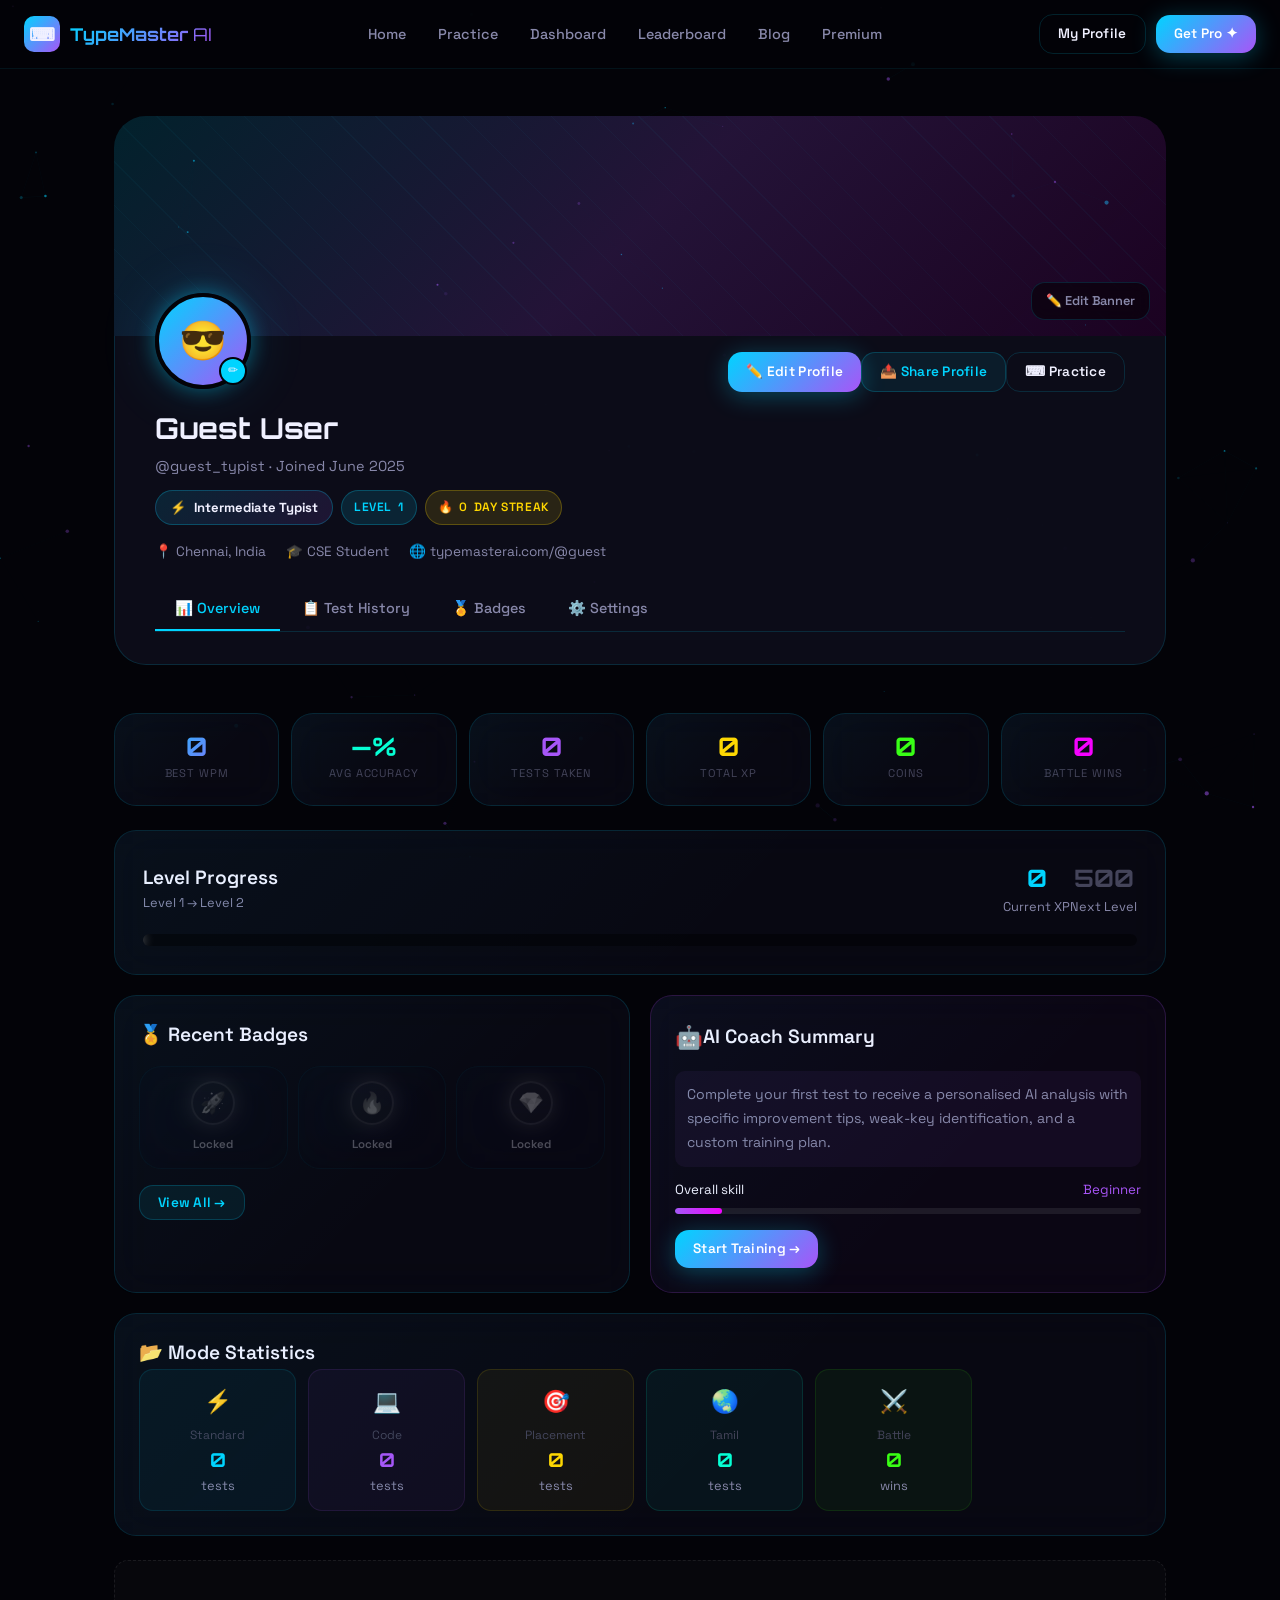
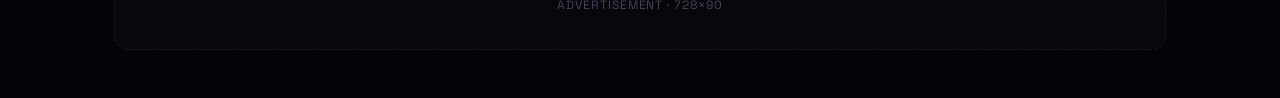
<file: pages/profile.html>
<!DOCTYPE html>
<html lang="en">
<head>
  <meta charset="UTF-8" />
  <meta name="viewport" content="width=device-width, initial-scale=1.0" />
  <title>My Profile — TypeMaster AI</title>
  <meta name="description" content="View and edit your TypeMaster AI profile, stats, badges, and settings." />
  <meta name="robots" content="noindex" />
  <link rel="preconnect" href="https://fonts.googleapis.com" />
  <link rel="preconnect" href="https://fonts.gstatic.com" crossorigin />
  <link href="https://fonts.googleapis.com/css2?family=Space+Grotesk:wght@300;400;500;600;700&family=JetBrains+Mono:wght@400;500;700&family=Orbitron:wght@400;700;900&display=swap" rel="stylesheet" />
  <link rel="stylesheet" href="../css/main.css" />
  <style>
    body { padding-top: 68px; }

    /* ── Profile hero ── */
    .profile-hero {
      position: relative;
      z-index: 1;
      padding: 48px 0 0;
    }
    .profile-banner {
      height: 220px;
      background: linear-gradient(135deg, rgba(0,212,255,0.15), rgba(168,85,247,0.2), rgba(247,0,255,0.1));
      border-radius: var(--radius-xl) var(--radius-xl) 0 0;
      position: relative;
      overflow: hidden;
    }
    .profile-banner::before {
      content: '';
      position: absolute; inset: 0;
      background: repeating-linear-gradient(
        45deg, transparent, transparent 30px,
        rgba(0,212,255,0.03) 30px, rgba(0,212,255,0.03) 31px
      );
    }
    .profile-banner-edit {
      position: absolute; bottom: 16px; right: 16px;
      background: rgba(0,0,0,0.5); border: 1px solid var(--glass-border);
      border-radius: var(--radius-md); padding: 8px 14px;
      font-size: 0.8rem; font-weight: 600; color: var(--text-secondary);
      cursor: pointer; backdrop-filter: blur(8px);
      display: flex; align-items: center; gap: 6px;
    }
    .profile-info-bar {
      background: rgba(13,13,26,0.95);
      border: 1px solid var(--glass-border);
      border-top: none;
      border-radius: 0 0 var(--radius-xl) var(--radius-xl);
      padding: 0 40px 32px;
      position: relative;
    }
    @media(max-width:640px){ .profile-info-bar { padding: 0 20px 24px; } }
    .profile-avatar-wrap {
      position: relative;
      display: inline-block;
      margin-top: -48px;
      margin-bottom: 16px;
    }
    .profile-avatar {
      width: 96px; height: 96px;
      border-radius: 50%;
      background: linear-gradient(135deg, var(--neon-blue), var(--neon-purple));
      display: flex; align-items: center; justify-content: center;
      font-size: 2.4rem; font-weight: 700;
      border: 4px solid var(--bg-void);
      box-shadow: var(--glow-blue);
    }
    .profile-avatar-edit {
      position: absolute; bottom: 4px; right: 4px;
      width: 28px; height: 28px;
      background: var(--neon-blue); border-radius: 50%;
      display: flex; align-items: center; justify-content: center;
      font-size: 0.75rem; cursor: pointer;
      border: 2px solid var(--bg-void);
    }
    .profile-header-row { display: flex; align-items: flex-start; justify-content: space-between; flex-wrap: wrap; gap: 16px; }
    .profile-name { font-family: var(--font-display); font-size: 1.8rem; font-weight: 700; }
    .profile-handle { color: var(--text-secondary); font-size: 0.9rem; margin-top: 4px; }
    .profile-badges-row { display: flex; gap: 8px; flex-wrap: wrap; margin-top: 12px; }
    .profile-rank-tag {
      display: flex; align-items: center; gap: 8px;
      padding: 6px 14px;
      background: linear-gradient(135deg, rgba(0,212,255,0.12), rgba(168,85,247,0.12));
      border: 1px solid rgba(0,212,255,0.25);
      border-radius: 100px;
      font-size: 0.82rem; font-weight: 700;
    }
    .profile-meta { display: flex; gap: 20px; flex-wrap: wrap; margin-top: 16px; }
    .profile-meta-item { display: flex; align-items: center; gap: 6px; font-size: 0.85rem; color: var(--text-secondary); }

    /* ── Tabs ── */
    .profile-tabs { display: flex; gap: 2px; border-bottom: 1px solid var(--glass-border); margin: 24px 0 0; overflow-x: auto; }
    .profile-tab {
      padding: 12px 20px;
      background: transparent; border: none;
      color: var(--text-secondary);
      font-size: 0.9rem; font-weight: 500;
      cursor: pointer; border-bottom: 2px solid transparent;
      white-space: nowrap; transition: all 0.2s;
    }
    .profile-tab.active { color: var(--neon-blue); border-bottom-color: var(--neon-blue); }
    .profile-tab:hover:not(.active) { color: var(--text-primary); }

    /* ── Stats grid ── */
    .profile-stats-grid {
      display: grid;
      grid-template-columns: repeat(6,1fr);
      gap: 12px;
      margin-bottom: 24px;
    }
    @media(max-width:900px){ .profile-stats-grid { grid-template-columns: repeat(3,1fr); } }
    @media(max-width:480px){ .profile-stats-grid { grid-template-columns: repeat(2,1fr); } }
    .profile-stat-card {
      padding: 20px 14px;
      text-align: center;
    }
    .profile-stat-val {
      font-family: var(--font-display);
      font-size: 1.6rem; font-weight: 700;
      display: block; line-height: 1;
    }
    .profile-stat-lab { font-size: 0.7rem; color: var(--text-muted); margin-top: 6px; text-transform: uppercase; letter-spacing: 0.08em; }

    /* ── History table ── */
    .history-table { width: 100%; border-collapse: collapse; }
    .history-table th {
      text-align: left; font-size: 0.72rem; font-weight: 700;
      letter-spacing: 0.1em; text-transform: uppercase;
      color: var(--text-muted); padding: 12px 16px;
      border-bottom: 1px solid rgba(255,255,255,0.06);
    }
    .history-table td {
      padding: 12px 16px;
      font-size: 0.88rem;
      border-bottom: 1px solid rgba(255,255,255,0.04);
    }
    .history-table tr:hover td { background: rgba(255,255,255,0.02); }
    .wpm-pill {
      font-family: var(--font-display); font-size: 0.9rem; font-weight: 700;
      padding: 3px 10px;
      background: rgba(0,212,255,0.1);
      border: 1px solid rgba(0,212,255,0.25);
      border-radius: 100px;
      color: var(--neon-blue);
    }

    /* ── Settings form ── */
    .settings-section { margin-bottom: 32px; }
    .settings-label { font-size: 0.9rem; font-weight: 600; margin-bottom: 16px; padding-bottom: 10px; border-bottom: 1px solid rgba(255,255,255,0.06); }
    .form-group { margin-bottom: 20px; }
    .form-label { font-size: 0.83rem; font-weight: 600; color: var(--text-secondary); display: block; margin-bottom: 8px; }
    .form-input {
      width: 100%; padding: 12px 16px;
      background: rgba(0,0,0,0.3);
      border: 1px solid var(--glass-border);
      border-radius: var(--radius-md);
      color: var(--text-primary);
      font-family: var(--font-body); font-size: 0.92rem;
      outline: none; transition: border-color 0.2s;
    }
    .form-input:focus { border-color: rgba(0,212,255,0.5); }
    .form-input::placeholder { color: var(--text-muted); }
    .form-row { display: grid; grid-template-columns: 1fr 1fr; gap: 16px; }
    @media(max-width:600px){ .form-row { grid-template-columns: 1fr; } }
    .toggle-row {
      display: flex; align-items: center; justify-content: space-between;
      padding: 14px 0;
      border-bottom: 1px solid rgba(255,255,255,0.04);
    }
    .toggle-label { font-size: 0.9rem; }
    .toggle-desc { font-size: 0.78rem; color: var(--text-muted); margin-top: 2px; }
    .toggle {
      position: relative; width: 44px; height: 24px;
      background: rgba(255,255,255,0.1);
      border-radius: 100px; cursor: pointer;
      transition: background 0.2s;
      flex-shrink: 0;
    }
    .toggle.on { background: var(--neon-blue); }
    .toggle::after {
      content: '';
      position: absolute; top: 3px; left: 3px;
      width: 18px; height: 18px;
      background: white; border-radius: 50%;
      transition: transform 0.2s;
    }
    .toggle.on::after { transform: translateX(20px); }

    /* ── Avatar selector ── */
    .avatar-grid {
      display: grid; grid-template-columns: repeat(8,1fr); gap: 8px; margin: 16px 0;
    }
    @media(max-width:480px){ .avatar-grid { grid-template-columns: repeat(5,1fr); } }
    .avatar-option {
      width: 48px; height: 48px; border-radius: 50%;
      display: flex; align-items: center; justify-content: center;
      font-size: 1.3rem; cursor: pointer;
      border: 2px solid transparent; transition: all 0.2s;
    }
    .avatar-option:hover, .avatar-option.selected { border-color: var(--neon-blue); box-shadow: var(--glow-blue); }

    /* ── Pane visibility ── */
    .profile-pane { display: none; }
    .profile-pane.active { display: block; }

    /* Content layout */
    .profile-content { max-width: 1100px; margin: 0 auto; padding: 24px; }
    @media(max-width:640px){ .profile-content { padding: 16px; } }
  </style>
</head>
<body>
  <canvas id="particles-canvas"></canvas>

  <!-- NAV -->
  <nav class="nav">
    <div class="nav-inner">
      <a href="../index.html" class="nav-logo">
        <div class="nav-logo-icon">⌨</div>
        <span class="gradient-text">TypeMaster<span style="color:var(--text-secondary);font-weight:400"> AI</span></span>
      </a>
      <ul class="nav-links">
        <li><a href="../index.html">Home</a></li>
        <li><a href="typing-test.html">Practice</a></li>
        <li><a href="dashboard.html">Dashboard</a></li>
        <li><a href="leaderboard.html">Leaderboard</a></li>
        <li><a href="blog.html">Blog</a></li>
        <li><a href="premium.html">Premium</a></li>
      </ul>
      <div class="nav-actions">
        <a href="profile.html" class="btn btn-secondary btn-sm active">My Profile</a>
        <a href="premium.html" class="btn btn-primary btn-sm">Get Pro ✦</a>
        <button class="nav-menu-btn">☰</button>
      </div>
    </div>
  </nav>

  <!-- ══ PROFILE HERO ═════════════════════════════════════════ -->
  <section class="profile-hero">
    <div class="profile-content" style="padding-top:0;padding-bottom:0">
      <!-- Banner -->
      <div class="profile-banner">
        <div class="profile-banner-edit">✏️ Edit Banner</div>
      </div>

      <!-- Info bar -->
      <div class="profile-info-bar">
        <div class="profile-header-row">
          <div>
            <div class="profile-avatar-wrap">
              <div class="profile-avatar" id="profile-avatar-display">😎</div>
              <div class="profile-avatar-edit" onclick="switchPane('settings')">✏</div>
            </div>
            <div class="profile-name">Guest User</div>
            <div class="profile-handle">@guest_typist · Joined June 2025</div>
            <div class="profile-badges-row">
              <div class="profile-rank-tag">
                <span>⚡</span><span>Intermediate Typist</span>
              </div>
              <span class="badge badge-blue">Level <span data-gm="level">1</span></span>
              <span class="badge badge-gold">🔥 <span data-gm="streak">0</span> day streak</span>
            </div>
            <div class="profile-meta">
              <div class="profile-meta-item">📍 Chennai, India</div>
              <div class="profile-meta-item">🎓 CSE Student</div>
              <div class="profile-meta-item">🌐 typemasterai.com/@guest</div>
            </div>
          </div>
          <div class="flex gap-10" style="margin-top:16px;flex-wrap:wrap">
            <button class="btn btn-primary btn-sm" onclick="switchPane('settings')">✏️ Edit Profile</button>
            <button class="btn btn-ghost btn-sm">📤 Share Profile</button>
            <a href="typing-test.html" class="btn btn-secondary btn-sm">⌨ Practice</a>
          </div>
        </div>

        <!-- Tab bar -->
        <div class="profile-tabs">
          <button class="profile-tab active" onclick="switchPane('overview')">📊 Overview</button>
          <button class="profile-tab" onclick="switchPane('history')">📋 Test History</button>
          <button class="profile-tab" onclick="switchPane('badges')">🏅 Badges</button>
          <button class="profile-tab" onclick="switchPane('settings')">⚙️ Settings</button>
        </div>
      </div>
    </div>
  </section>

  <!-- ══ PROFILE CONTENT ══════════════════════════════════════ -->
  <div class="profile-content">

    <!-- ── OVERVIEW PANE ── -->
    <div class="profile-pane active" id="pane-overview">

      <!-- Stats grid -->
      <div class="profile-stats-grid mt-24 reveal">
        <div class="glass-card profile-stat-card">
          <span class="profile-stat-val gradient-text counter" data-target="0">0</span>
          <span class="profile-stat-lab">Best WPM</span>
        </div>
        <div class="glass-card profile-stat-card">
          <span class="profile-stat-val" style="color:var(--neon-cyan)">—%</span>
          <span class="profile-stat-lab">Avg Accuracy</span>
        </div>
        <div class="glass-card profile-stat-card">
          <span class="profile-stat-val" style="color:var(--neon-purple)"><span class="counter" data-target="0">0</span></span>
          <span class="profile-stat-lab">Tests Taken</span>
        </div>
        <div class="glass-card profile-stat-card">
          <span class="profile-stat-val" style="color:var(--neon-gold)"><span data-gm="xp">0</span></span>
          <span class="profile-stat-lab">Total XP</span>
        </div>
        <div class="glass-card profile-stat-card">
          <span class="profile-stat-val" style="color:var(--neon-green)"><span data-gm="coins">0</span></span>
          <span class="profile-stat-lab">Coins</span>
        </div>
        <div class="glass-card profile-stat-card">
          <span class="profile-stat-val" style="color:var(--neon-pink)">0</span>
          <span class="profile-stat-lab">Battle Wins</span>
        </div>
      </div>

      <!-- XP / Level card -->
      <div class="glass-card reveal" style="padding:28px;margin-bottom:20px">
        <div class="flex justify-between items-center mb-16" style="flex-wrap:wrap;gap:12px">
          <div>
            <div class="heading-md">Level Progress</div>
            <div class="caption mt-4">Level <span data-gm="level">1</span> → Level <span id="next-level">2</span></div>
          </div>
          <div class="flex gap-20">
            <div style="text-align:center">
              <div style="font-family:var(--font-display);font-size:1.5rem;font-weight:700;color:var(--neon-blue)" data-gm="xp">0</div>
              <div class="caption">Current XP</div>
            </div>
            <div style="text-align:center">
              <div style="font-family:var(--font-display);font-size:1.5rem;font-weight:700;color:var(--text-muted)">500</div>
              <div class="caption">Next Level</div>
            </div>
          </div>
        </div>
        <div class="xp-bar-wrap" style="height:12px"><div class="xp-bar-fill" data-gm="xp-bar" style="width:0%"></div></div>
      </div>

      <!-- Two col: recent badges + AI feedback -->
      <div class="grid-2 reveal" style="margin-bottom:20px">
        <div class="glass-card" style="padding:24px">
          <div class="heading-md mb-16">🏅 Recent Badges</div>
          <div style="display:grid;grid-template-columns:repeat(3,1fr);gap:10px" id="profile-badge-display">
            <div class="glass-card achievement" style="padding:14px 8px;opacity:0.3">
              <div class="achievement-icon" style="filter:grayscale(1);width:44px;height:44px;font-size:1.3rem">🚀</div>
              <div class="achievement-name" style="font-size:0.72rem">Locked</div>
            </div>
            <div class="glass-card achievement" style="padding:14px 8px;opacity:0.3">
              <div class="achievement-icon" style="filter:grayscale(1);width:44px;height:44px;font-size:1.3rem">🔥</div>
              <div class="achievement-name" style="font-size:0.72rem">Locked</div>
            </div>
            <div class="glass-card achievement" style="padding:14px 8px;opacity:0.3">
              <div class="achievement-icon" style="filter:grayscale(1);width:44px;height:44px;font-size:1.3rem">💎</div>
              <div class="achievement-name" style="font-size:0.72rem">Locked</div>
            </div>
          </div>
          <button class="btn btn-ghost btn-sm mt-16" onclick="switchPane('badges')">View All →</button>
        </div>

        <div class="glass-card" style="padding:24px;background:rgba(168,85,247,0.05);border-color:rgba(168,85,247,0.2)">
          <div class="flex items-center gap-10 mb-16">
            <span style="font-size:1.4rem">🤖</span>
            <div class="heading-md">AI Coach Summary</div>
          </div>
          <div style="display:flex;flex-direction:column;gap:12px">
            <div style="font-size:0.88rem;color:var(--text-secondary);line-height:1.7;padding:12px;background:rgba(168,85,247,0.06);border-radius:10px">
              Complete your first test to receive a personalised AI analysis with specific improvement tips, weak-key identification, and a custom training plan.
            </div>
            <div style="display:flex;flex-direction:column;gap:8px">
              <div class="flex justify-between">
                <span style="font-size:0.83rem">Overall skill</span>
                <span style="font-size:0.83rem;color:var(--neon-purple)">Beginner</span>
              </div>
              <div class="progress-bar"><div class="progress-fill" style="width:10%;background:linear-gradient(90deg,var(--neon-purple),var(--neon-pink))"></div></div>
            </div>
          </div>
          <a href="typing-test.html" class="btn btn-primary btn-sm mt-16">Start Training →</a>
        </div>
      </div>

      <!-- Mode breakdown mini -->
      <div class="glass-card reveal" style="padding:24px;margin-bottom:20px">
        <div class="heading-md mb-20">📂 Mode Statistics</div>
        <div style="display:grid;grid-template-columns:repeat(auto-fill,minmax(140px,1fr));gap:12px">
          <div style="padding:14px;background:rgba(0,212,255,0.05);border:1px solid rgba(0,212,255,0.12);border-radius:var(--radius-md);text-align:center">
            <div style="font-size:1.4rem;margin-bottom:6px">⚡</div>
            <div style="font-size:0.75rem;color:var(--text-muted)">Standard</div>
            <div style="font-family:var(--font-display);font-size:1.2rem;font-weight:700;color:var(--neon-blue)">0</div>
            <div class="caption">tests</div>
          </div>
          <div style="padding:14px;background:rgba(168,85,247,0.05);border:1px solid rgba(168,85,247,0.12);border-radius:var(--radius-md);text-align:center">
            <div style="font-size:1.4rem;margin-bottom:6px">💻</div>
            <div style="font-size:0.75rem;color:var(--text-muted)">Code</div>
            <div style="font-family:var(--font-display);font-size:1.2rem;font-weight:700;color:var(--neon-purple)">0</div>
            <div class="caption">tests</div>
          </div>
          <div style="padding:14px;background:rgba(255,215,0,0.05);border:1px solid rgba(255,215,0,0.12);border-radius:var(--radius-md);text-align:center">
            <div style="font-size:1.4rem;margin-bottom:6px">🎯</div>
            <div style="font-size:0.75rem;color:var(--text-muted)">Placement</div>
            <div style="font-family:var(--font-display);font-size:1.2rem;font-weight:700;color:var(--neon-gold)">0</div>
            <div class="caption">tests</div>
          </div>
          <div style="padding:14px;background:rgba(6,255,212,0.05);border:1px solid rgba(6,255,212,0.12);border-radius:var(--radius-md);text-align:center">
            <div style="font-size:1.4rem;margin-bottom:6px">🌏</div>
            <div style="font-size:0.75rem;color:var(--text-muted)">Tamil</div>
            <div style="font-family:var(--font-display);font-size:1.2rem;font-weight:700;color:var(--neon-cyan)">0</div>
            <div class="caption">tests</div>
          </div>
          <div style="padding:14px;background:rgba(57,255,20,0.05);border:1px solid rgba(57,255,20,0.1);border-radius:var(--radius-md);text-align:center">
            <div style="font-size:1.4rem;margin-bottom:6px">⚔️</div>
            <div style="font-size:0.75rem;color:var(--text-muted)">Battle</div>
            <div style="font-family:var(--font-display);font-size:1.2rem;font-weight:700;color:var(--neon-green)">0</div>
            <div class="caption">wins</div>
          </div>
        </div>
      </div>

      <!-- AdSense -->
      <div class="adsense-horizontal reveal">Advertisement · 728×90</div>
    </div>

    <!-- ── HISTORY PANE ── -->
    <div class="profile-pane" id="pane-history">
      <div class="glass-card reveal" style="padding:24px;margin-top:24px;overflow-x:auto">
        <div class="flex justify-between items-center mb-20" style="flex-wrap:wrap;gap:12px">
          <div class="heading-md">📋 Test History</div>
          <div class="flex gap-10">
            <select class="form-input" style="width:auto;padding:8px 12px;font-size:0.85rem">
              <option>All Modes</option>
              <option>Standard</option>
              <option>Code</option>
              <option>Placement</option>
              <option>Tamil</option>
              <option>Battle</option>
            </select>
            <button class="btn btn-ghost btn-sm">Export CSV</button>
          </div>
        </div>
        <table class="history-table">
          <thead>
            <tr>
              <th>#</th>
              <th>Date & Time</th>
              <th>Mode</th>
              <th>WPM</th>
              <th>Accuracy</th>
              <th>Duration</th>
              <th>Errors</th>
              <th>XP</th>
            </tr>
          </thead>
          <tbody id="history-tbody">
            <tr>
              <td colspan="8" style="text-align:center;color:var(--text-muted);padding:40px">
                No test history yet. <a href="typing-test.html" style="color:var(--neon-blue)">Take your first test →</a>
              </td>
            </tr>
          </tbody>
        </table>
        <div class="flex justify-center mt-20">
          <div class="flex gap-6">
            <button class="btn btn-secondary btn-sm">← Prev</button>
            <button class="btn btn-ghost btn-sm" style="min-width:40px">1</button>
            <button class="btn btn-secondary btn-sm">Next →</button>
          </div>
        </div>
      </div>
    </div>

    <!-- ── BADGES PANE ── -->
    <div class="profile-pane" id="pane-badges">
      <div class="glass-card reveal" style="padding:28px;margin-top:24px">
        <div class="flex justify-between items-center mb-24" style="flex-wrap:wrap;gap:12px">
          <div>
            <div class="heading-md">🏅 Achievement Badges</div>
            <div class="caption mt-4">0 of 40 badges unlocked</div>
          </div>
          <div class="flex gap-8">
            <button class="btn btn-ghost btn-sm active-filter">All</button>
            <button class="btn btn-ghost btn-sm">Unlocked</button>
            <button class="btn btn-ghost btn-sm">Locked</button>
          </div>
        </div>

        <div style="display:grid;grid-template-columns:repeat(auto-fill,minmax(110px,1fr));gap:14px">
          <!-- Sample unlocked -->
          <!-- All locked for new user -->
          <div class="glass-card achievement" style="padding:18px 10px;opacity:0.35">
            <div class="achievement-icon" style="filter:grayscale(1)">🚀</div>
            <div class="achievement-name">Century Club</div>
            <div class="achievement-desc">Reach 100 WPM</div>
          </div>
          <div class="glass-card achievement" style="padding:18px 10px;opacity:0.35">
            <div class="achievement-icon" style="filter:grayscale(1)">🔥</div>
            <div class="achievement-name">On Fire</div>
            <div class="achievement-desc">30-day streak</div>
          </div>
          <div class="glass-card achievement" style="padding:18px 10px;opacity:0.35">
            <div class="achievement-icon" style="filter:grayscale(1)">💎</div>
            <div class="achievement-name">Perfectionist</div>
            <div class="achievement-desc">100% accuracy</div>
          </div>
          <div class="glass-card achievement" style="padding:18px 10px;opacity:0.35">
            <div class="achievement-icon" style="filter:grayscale(1)">⚔️</div>
            <div class="achievement-name">Arena King</div>
            <div class="achievement-desc">Win 10 battles</div>
          </div>
          <div class="glass-card achievement" style="padding:18px 10px;opacity:0.35">
            <div class="achievement-icon" style="filter:grayscale(1)">🌏</div>
            <div class="achievement-name">Polyglot</div>
            <div class="achievement-desc">Tamil + English</div>
          </div>
          <div class="glass-card achievement" style="padding:18px 10px;opacity:0.35">
            <div class="achievement-icon" style="filter:grayscale(1)">💻</div>
            <div class="achievement-name">Code Ninja</div>
            <div class="achievement-desc">50 code tests</div>
          </div>
          <div class="glass-card achievement" style="padding:18px 10px;opacity:0.35">
            <div class="achievement-icon" style="filter:grayscale(1)">🌙</div>
            <div class="achievement-name">Night Owl</div>
            <div class="achievement-desc">Midnight practice</div>
          </div>
          <div class="glass-card achievement" style="padding:18px 10px;opacity:0.35">
            <div class="achievement-icon" style="filter:grayscale(1)">⚡</div>
            <div class="achievement-name">Speed Demon</div>
            <div class="achievement-desc">50 WPM</div>
          </div>
          <div class="glass-card achievement" style="padding:18px 10px;opacity:0.35">
            <div class="achievement-icon" style="filter:grayscale(1)">🎯</div>
            <div class="achievement-name">Dedicated</div>
            <div class="achievement-desc">10 tests</div>
          </div>
          <div class="glass-card achievement" style="padding:18px 10px;opacity:0.35">
            <div class="achievement-icon" style="filter:grayscale(1)">📚</div>
            <div class="achievement-name">Scholar</div>
            <div class="achievement-desc">50 tests</div>
          </div>
          <div class="glass-card achievement" style="padding:18px 10px;opacity:0.35">
            <div class="achievement-icon" style="filter:grayscale(1)">🌟</div>
            <div class="achievement-name">Legend</div>
            <div class="achievement-desc">Level 50</div>
          </div>
          <div class="glass-card achievement" style="padding:18px 10px;opacity:0.35">
            <div class="achievement-icon" style="filter:grayscale(1)">🏆</div>
            <div class="achievement-name">Champion</div>
            <div class="achievement-desc">Leaderboard #1</div>
          </div>
        </div>
      </div>
    </div>

    <!-- ── SETTINGS PANE ── -->
    <div class="profile-pane" id="pane-settings">
      <div style="display:grid;grid-template-columns:1fr 1fr;gap:20px;margin-top:24px" class="reveal">

        <!-- Profile settings -->
        <div class="glass-card" style="padding:28px">
          <div class="settings-label">👤 Profile Information</div>

          <!-- Avatar selector -->
          <div class="form-group">
            <div class="form-label">Choose Avatar</div>
            <div class="avatar-grid">
              <div class="avatar-option" style="background:linear-gradient(135deg,#00d4ff,#a855f7)" onclick="selectAvatar('😎')">😎</div>
              <div class="avatar-option" style="background:linear-gradient(135deg,#a855f7,#f700ff)" onclick="selectAvatar('🤖')">🤖</div>
              <div class="avatar-option" style="background:linear-gradient(135deg,#ffd700,#ff8c00);color:#000" onclick="selectAvatar('🦁')">🦁</div>
              <div class="avatar-option" style="background:linear-gradient(135deg,#06ffd4,#00d4ff)" onclick="selectAvatar('🐉')">🐉</div>
              <div class="avatar-option" style="background:linear-gradient(135deg,#39ff14,#06ffd4)" onclick="selectAvatar('🦊')">🦊</div>
              <div class="avatar-option" style="background:linear-gradient(135deg,#f700ff,#a855f7)" onclick="selectAvatar('🐺')">🐺</div>
              <div class="avatar-option" style="background:linear-gradient(135deg,#ff006e,#f700ff)" onclick="selectAvatar('🦅')">🦅</div>
              <div class="avatar-option" style="background:linear-gradient(135deg,#00d4ff,#39ff14)" onclick="selectAvatar('🐬')">🐬</div>
            </div>
          </div>

          <div class="form-row">
            <div class="form-group">
              <label class="form-label">Display Name</label>
              <input class="form-input" type="text" placeholder="Your name" value="Guest User" />
            </div>
            <div class="form-group">
              <label class="form-label">Username</label>
              <input class="form-input" type="text" placeholder="@username" value="@guest_typist" />
            </div>
          </div>

          <div class="form-group">
            <label class="form-label">Email Address</label>
            <input class="form-input" type="email" placeholder="your@email.com" />
          </div>

          <div class="form-row">
            <div class="form-group">
              <label class="form-label">Location</label>
              <input class="form-input" type="text" placeholder="City, Country" value="Chennai, India" />
            </div>
            <div class="form-group">
              <label class="form-label">Occupation</label>
              <select class="form-input">
                <option>Student</option>
                <option>Software Engineer</option>
                <option>Content Writer</option>
                <option>Data Analyst</option>
                <option>Other</option>
              </select>
            </div>
          </div>

          <div class="form-group">
            <label class="form-label">Bio (optional)</label>
            <textarea class="form-input" style="min-height:80px;resize:vertical" placeholder="Tell others about yourself..."></textarea>
          </div>

          <button class="btn btn-primary w-full" style="justify-content:center" onclick="window.TypeMaster.showToast('Profile saved!', 'blue')">Save Changes</button>
        </div>

        <!-- Preferences -->
        <div style="display:flex;flex-direction:column;gap:20px">
          <div class="glass-card" style="padding:28px">
            <div class="settings-label">⚙️ Typing Preferences</div>

            <div class="toggle-row">
              <div>
                <div class="toggle-label">Sound Effects</div>
                <div class="toggle-desc">Play sounds on correct/wrong keystrokes</div>
              </div>
              <div class="toggle" onclick="this.classList.toggle('on')"></div>
            </div>
            <div class="toggle-row">
              <div>
                <div class="toggle-label">Auto-scroll Text</div>
                <div class="toggle-desc">Automatically scroll text as you type</div>
              </div>
              <div class="toggle on" onclick="this.classList.toggle('on')"></div>
            </div>
            <div class="toggle-row">
              <div>
                <div class="toggle-label">Show WPM Live</div>
                <div class="toggle-desc">Display real-time WPM counter</div>
              </div>
              <div class="toggle on" onclick="this.classList.toggle('on')"></div>
            </div>
            <div class="toggle-row">
              <div>
                <div class="toggle-label">Show Error Highlight</div>
                <div class="toggle-desc">Highlight wrong characters in red</div>
              </div>
              <div class="toggle on" onclick="this.classList.toggle('on')"></div>
            </div>
            <div class="toggle-row">
              <div>
                <div class="toggle-label">Blind Mode</div>
                <div class="toggle-desc">Hide typed text for extra challenge</div>
              </div>
              <div class="toggle" onclick="this.classList.toggle('on')"></div>
            </div>
            <div class="toggle-row">
              <div>
                <div class="toggle-label">Stop on Error</div>
                <div class="toggle-desc">Block progress until error is corrected</div>
              </div>
              <div class="toggle" onclick="this.classList.toggle('on')"></div>
            </div>

            <div class="form-group" style="margin-top:20px">
              <label class="form-label">Font Size</label>
              <select class="form-input">
                <option>Small (14px)</option>
                <option selected>Medium (18px)</option>
                <option>Large (22px)</option>
                <option>Extra Large (26px)</option>
              </select>
            </div>

            <div class="form-group">
              <label class="form-label">Caret Style</label>
              <select class="form-input">
                <option selected>Line (|)</option>
                <option>Underline (_)</option>
                <option>Block (█)</option>
              </select>
            </div>

            <button class="btn btn-primary w-full" style="justify-content:center;margin-top:8px" onclick="window.TypeMaster.showToast('Preferences saved!', 'blue')">Save Preferences</button>
          </div>

          <!-- Notifications -->
          <div class="glass-card" style="padding:28px">
            <div class="settings-label">🔔 Notifications</div>
            <div class="toggle-row">
              <div>
                <div class="toggle-label">Daily Reminder</div>
                <div class="toggle-desc">Remind me to practice every day</div>
              </div>
              <div class="toggle on" onclick="this.classList.toggle('on')"></div>
            </div>
            <div class="toggle-row">
              <div>
                <div class="toggle-label">Badge Alerts</div>
                <div class="toggle-desc">Notify when I earn a new badge</div>
              </div>
              <div class="toggle on" onclick="this.classList.toggle('on')"></div>
            </div>
            <div class="toggle-row">
              <div>
                <div class="toggle-label">Leaderboard Updates</div>
                <div class="toggle-desc">Alert when my rank changes</div>
              </div>
              <div class="toggle" onclick="this.classList.toggle('on')"></div>
            </div>
          </div>

          <!-- Danger zone -->
          <div class="glass-card" style="padding:28px;border-color:rgba(247,0,255,0.2)">
            <div class="settings-label" style="color:var(--neon-pink)">⚠️ Danger Zone</div>
            <p style="font-size:0.85rem;color:var(--text-secondary);margin-bottom:16px">These actions are permanent and cannot be undone.</p>
            <div class="flex gap-10">
              <button class="btn btn-sm" style="background:rgba(247,0,255,0.1);border:1px solid rgba(247,0,255,0.3);color:var(--neon-pink)">Reset Progress</button>
              <button class="btn btn-sm" style="background:rgba(247,0,255,0.15);border:1px solid rgba(247,0,255,0.4);color:var(--neon-pink)">Delete Account</button>
            </div>
          </div>
        </div>
      </div>
    </div>

  </div>

  <script src="../js/main.js"></script>
  <script>
    function switchPane(id) {
      document.querySelectorAll('.profile-pane').forEach(p => p.classList.remove('active'));
      document.querySelectorAll('.profile-tab').forEach(t => t.classList.remove('active'));
      const pane = document.getElementById('pane-' + id);
      if (pane) pane.classList.add('active');
      document.querySelectorAll('.profile-tab').forEach(t => {
        if (t.getAttribute('onclick')?.includes(id)) t.classList.add('active');
      });
    }

    function selectAvatar(emoji) {
      document.querySelectorAll('.avatar-option').forEach(a => a.classList.remove('selected'));
      event.target.closest('.avatar-option').classList.add('selected');
      document.getElementById('profile-avatar-display').textContent = emoji;
    }
  </script>
</body>
</html>
</file>
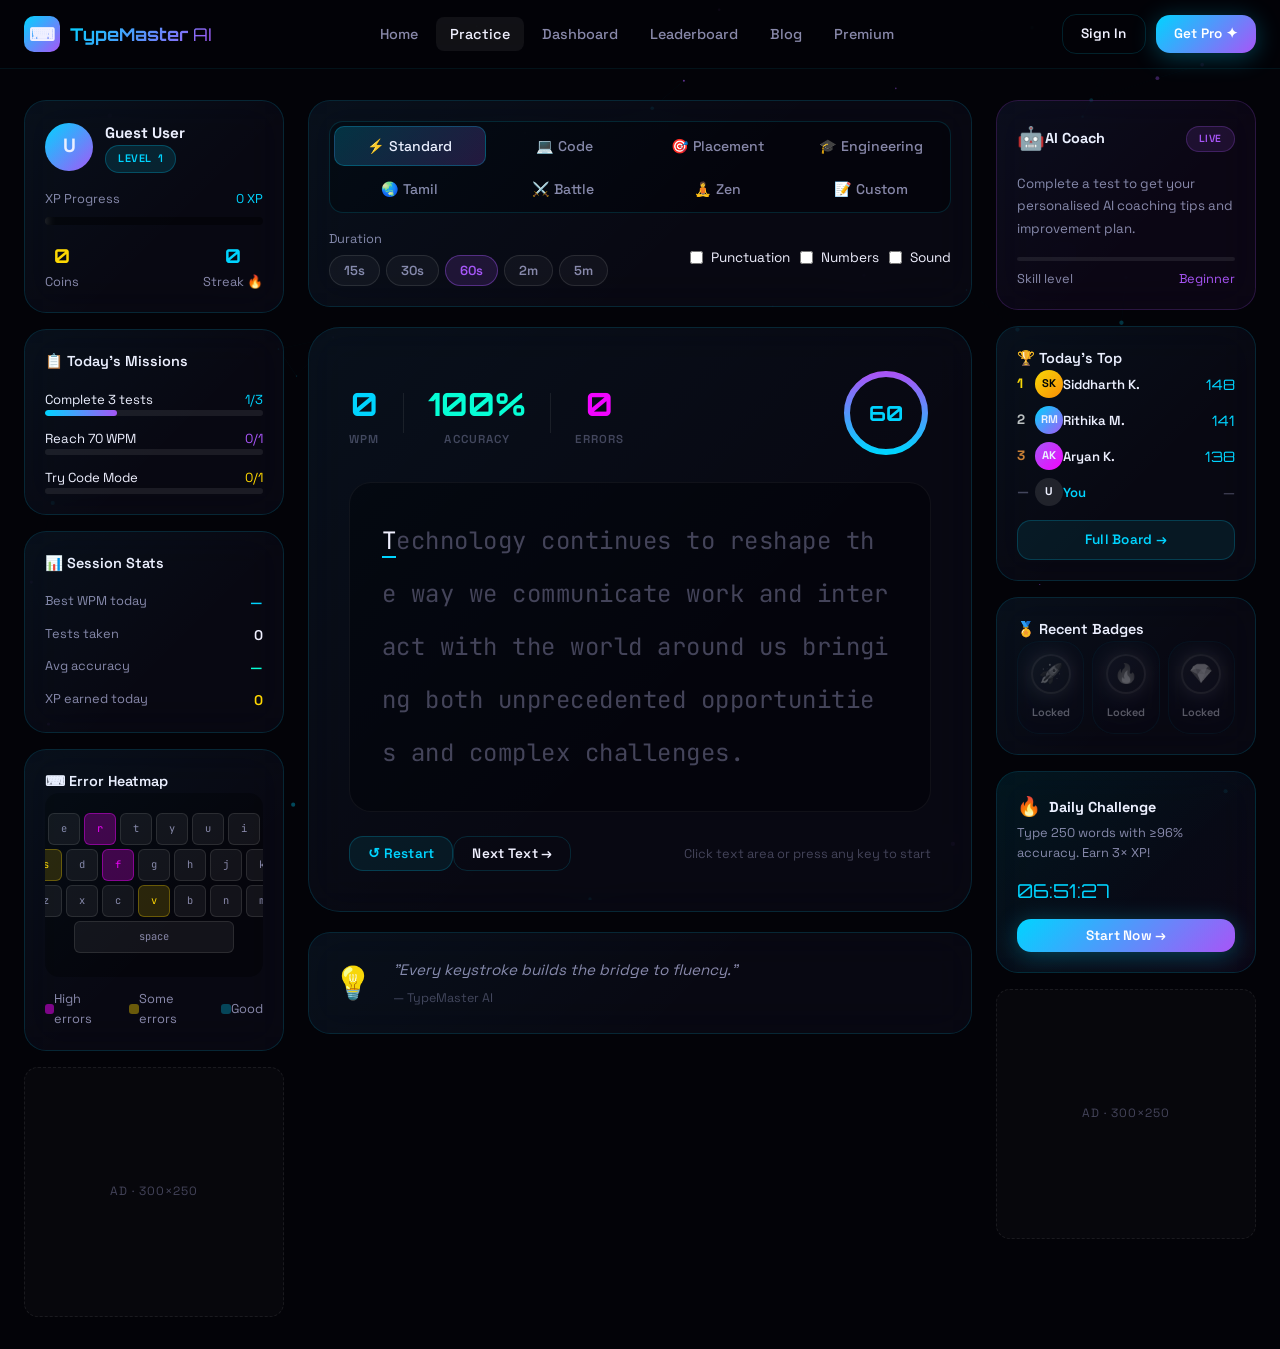
<file: pages/typing-test.html>
<!DOCTYPE html>
<html lang="en">
<head>
  <meta charset="UTF-8" />
  <meta name="viewport" content="width=device-width, initial-scale=1.0" />
  <title>Typing Test — TypeMaster AI | WPM Speed Test, Code Typing, Tamil Mode</title>
  <meta name="description" content="Take a free typing speed test. Choose from Standard, Code, Placement, Tamil, Battle Arena and 8 more modes. AI coaching included." />
  <meta name="robots" content="index, follow" />
  <link rel="canonical" href="https://typemasterai.com/pages/typing-test.html" />
  <link rel="preconnect" href="https://fonts.googleapis.com" />
  <link rel="preconnect" href="https://fonts.gstatic.com" crossorigin />
  <link href="https://fonts.googleapis.com/css2?family=Space+Grotesk:wght@300;400;500;600;700&family=JetBrains+Mono:wght@400;500;700&family=Orbitron:wght@400;700;900&display=swap" rel="stylesheet" />
  <link rel="stylesheet" href="../css/main.css" />
  <style>
    body { padding-top: 68px; }

    /* ── Page layout ── */
    .test-layout {
      display: grid;
      grid-template-columns: 260px 1fr 260px;
      gap: 24px;
      padding: 32px 24px;
      max-width: 1400px;
      margin: 0 auto;
      min-height: calc(100vh - 68px);
    }
    @media(max-width:1100px){ .test-layout { grid-template-columns: 1fr; } .sidebar-left,.sidebar-right{ display:none; } }

    /* ── Sidebar ── */
    .sidebar { display: flex; flex-direction: column; gap: 16px; }
    .sidebar-card { padding: 20px; }

    /* ── Results overlay ── */
    .results-overlay {
      position: fixed; inset: 0; z-index: 500;
      background: rgba(3,3,8,0.85);
      backdrop-filter: blur(16px);
      display: flex; align-items: center; justify-content: center;
      opacity: 0; pointer-events: none;
      transition: opacity 0.4s;
    }
    .results-overlay.visible { opacity: 1; pointer-events: all; }
    .results-card {
      width: 100%; max-width: 680px;
      margin: 24px;
      padding: 48px;
      background: rgba(13,13,26,0.95);
      border: 1px solid rgba(0,212,255,0.25);
      border-radius: var(--radius-xl);
      animation: fadeInUp 0.5s var(--transition) both;
    }
    .results-wpm {
      font-family: var(--font-display);
      font-size: 6rem;
      font-weight: 900;
      line-height: 1;
      background: linear-gradient(135deg, var(--neon-blue), var(--neon-purple));
      -webkit-background-clip: text; -webkit-text-fill-color: transparent;
      background-clip: text;
    }
    .results-grid {
      display: grid;
      grid-template-columns: repeat(4, 1fr);
      gap: 16px;
      margin: 32px 0;
    }
    .result-stat {
      padding: 20px 12px;
      text-align: center;
      background: rgba(255,255,255,0.03);
      border: 1px solid rgba(255,255,255,0.06);
      border-radius: var(--radius-md);
    }
    .result-stat-value {
      font-family: var(--font-display);
      font-size: 1.6rem;
      font-weight: 700;
      display: block;
      color: var(--neon-cyan);
    }
    .result-stat-label { font-size: 0.72rem; color: var(--text-muted); text-transform: uppercase; letter-spacing: 0.08em; }

    /* ── AI coach panel ── */
    .ai-coach-panel {
      background: rgba(168,85,247,0.06);
      border: 1px solid rgba(168,85,247,0.2);
      border-radius: var(--radius-lg);
      padding: 24px;
      margin-top: 24px;
    }
    .ai-tip {
      display: flex; gap: 12px; align-items: flex-start;
      padding: 12px 0;
      border-bottom: 1px solid rgba(255,255,255,0.05);
    }
    .ai-tip:last-child { border-bottom: none; padding-bottom: 0; }
    .ai-tip-icon { font-size: 1.2rem; flex-shrink: 0; margin-top: 2px; }
    .ai-tip-text { font-size: 0.87rem; color: var(--text-secondary); line-height: 1.6; }

    /* ── Keyboard heatmap ── */
    .keyboard-wrap {
      padding: 20px;
      background: rgba(0,0,0,0.3);
      border-radius: var(--radius-md);
      overflow-x: auto;
    }
    .kb-row { display: flex; gap: 4px; margin-bottom: 4px; justify-content: center; }
    .kb-key {
      min-width: 32px; height: 32px;
      display: flex; align-items: center; justify-content: center;
      background: rgba(255,255,255,0.06);
      border: 1px solid rgba(255,255,255,0.1);
      border-radius: 6px;
      font-size: 0.65rem;
      font-family: var(--font-mono);
      color: var(--text-secondary);
      transition: all 0.2s;
      cursor: default;
    }
    .kb-key.hot { background: rgba(247,0,255,0.25); border-color: rgba(247,0,255,0.4); color: var(--neon-pink); }
    .kb-key.warm { background: rgba(255,215,0,0.15); border-color: rgba(255,215,0,0.3); color: var(--neon-gold); }
    .kb-key.cool { background: rgba(0,212,255,0.1); border-color: rgba(0,212,255,0.2); color: var(--neon-blue); }
    .kb-key.wide { min-width: 60px; }
    .kb-key.wider { min-width: 80px; }
    .kb-key.widest { min-width: 160px; }

    /* ── Battle arena ── */
    .battle-track {
      background: rgba(0,0,0,0.3);
      border-radius: var(--radius-md);
      padding: 16px;
      margin-bottom: 12px;
    }
    .battle-player {
      display: flex; align-items: center; gap: 12px; margin-bottom: 10px;
    }
    .battle-progress { flex: 1; }
    .battle-car { font-size: 1.2rem; }

    /* ── Timer ring ── */
    .timer-ring-wrap {
      position: relative; width: 90px; height: 90px;
    }
    .timer-ring-wrap svg { transform: rotate(-90deg); }
    .timer-ring-bg { fill: none; stroke: rgba(255,255,255,0.08); stroke-width: 6; }
    .timer-ring-fill {
      fill: none; stroke: url(#timerGrad); stroke-width: 6;
      stroke-linecap: round;
      stroke-dasharray: 245;
      stroke-dashoffset: 0;
      transition: stroke-dashoffset 1s linear;
    }
    .timer-ring-text {
      position: absolute; inset: 0;
      display: flex; align-items: center; justify-content: center;
      font-family: var(--font-display); font-size: 1.3rem; font-weight: 700;
      color: var(--neon-blue);
    }

    /* ── Language toggle ── */
    .lang-toggle {
      display: flex; gap: 6px;
      background: rgba(0,0,0,0.3);
      border-radius: var(--radius-md);
      padding: 4px;
      border: 1px solid var(--glass-border);
    }
    .lang-btn {
      padding: 8px 16px;
      border-radius: 10px;
      background: transparent;
      border: none;
      color: var(--text-secondary);
      font-size: 0.88rem; font-weight: 600;
      cursor: pointer; transition: all 0.2s;
    }
    .lang-btn.active {
      background: linear-gradient(135deg, rgba(0,212,255,0.2), rgba(168,85,247,0.2));
      color: var(--text-primary);
      border: 1px solid rgba(0,212,255,0.25);
    }

    /* ── Notification earn ── */
    .earn-pop {
      position: fixed; top: 90px; right: 24px; z-index: 999;
      padding: 14px 20px;
      background: rgba(13,13,26,0.95);
      border: 1px solid rgba(0,212,255,0.3);
      border-radius: var(--radius-md);
      display: flex; align-items: center; gap: 12px;
      font-size: 0.88rem; font-weight: 600;
      transform: translateX(120%);
      transition: transform 0.4s var(--transition);
      backdrop-filter: blur(16px);
    }
    .earn-pop.show { transform: translateX(0); }

    /* ── Sub-mode selector (code languages etc) ── */
    .submode-row {
      display: flex; gap: 8px; flex-wrap: wrap; margin-top: 12px;
    }
    .submode-btn {
      padding: 6px 16px;
      border-radius: 100px;
      background: rgba(255,255,255,0.04);
      border: 1px solid rgba(255,255,255,0.1);
      color: var(--text-secondary);
      font-size: 0.82rem; font-weight: 600;
      cursor: pointer; transition: all 0.2s;
    }
    .submode-btn.active {
      background: rgba(0,212,255,0.12);
      border-color: rgba(0,212,255,0.35);
      color: var(--neon-blue);
    }
    .submode-btn:hover:not(.active) { color: var(--text-primary); border-color: rgba(255,255,255,0.2); }

    /* ── Duration pills ── */
    .duration-row { display: flex; gap: 6px; }
    .dur-btn {
      padding: 6px 14px;
      border-radius: 100px;
      background: rgba(255,255,255,0.04);
      border: 1px solid rgba(255,255,255,0.1);
      color: var(--text-secondary);
      font-size: 0.82rem; font-weight: 600;
      cursor: pointer; transition: all 0.2s;
    }
    .dur-btn.active { background: rgba(168,85,247,0.15); border-color: rgba(168,85,247,0.4); color: var(--neon-purple); }
  </style>
</head>
<body>
  <canvas id="particles-canvas"></canvas>

  <!-- ══ NAV ══════════════════════════════════════════════════ -->
  <nav class="nav" role="navigation">
    <div class="nav-inner">
      <a href="../index.html" class="nav-logo">
        <div class="nav-logo-icon">⌨</div>
        <span class="gradient-text">TypeMaster<span style="color:var(--text-secondary);font-weight:400"> AI</span></span>
      </a>
      <ul class="nav-links">
        <li><a href="../index.html">Home</a></li>
        <li><a href="typing-test.html" class="active">Practice</a></li>
        <li><a href="dashboard.html">Dashboard</a></li>
        <li><a href="leaderboard.html">Leaderboard</a></li>
        <li><a href="blog.html">Blog</a></li>
        <li><a href="premium.html">Premium</a></li>
      </ul>
      <div class="nav-actions">
        <a href="profile.html" class="btn btn-secondary btn-sm">Sign In</a>
        <a href="premium.html" class="btn btn-primary btn-sm">Get Pro ✦</a>
        <button class="nav-menu-btn">☰</button>
      </div>
    </div>
  </nav>

  <!-- ══ EARN POP ═══════════════════════════════════════════ -->
  <div class="earn-pop" id="earn-pop">
    <span style="font-size:1.3rem">⚡</span>
    <span id="earn-pop-text">+120 XP · +24 Coins</span>
  </div>

  <!-- ══ MAIN TEST LAYOUT ════════════════════════════════════ -->
  <div class="test-layout">

    <!-- LEFT SIDEBAR -->
    <aside class="sidebar sidebar-left">
      <!-- Player stats -->
      <div class="glass-card sidebar-card">
        <div class="flex items-center gap-12 mb-16">
          <div class="avatar-circle" style="width:48px;height:48px;font-size:1.2rem">U</div>
          <div>
            <div style="font-weight:700;font-size:0.95rem">Guest User</div>
            <div class="flex items-center gap-6 mt-4">
              <span class="badge badge-blue" style="font-size:0.68rem">Level <span data-gm="level">1</span></span>
            </div>
          </div>
        </div>
        <div class="mb-8" style="display:flex;justify-content:space-between">
          <span class="caption">XP Progress</span>
          <span class="caption" style="color:var(--neon-blue)"><span data-gm="xp">0</span> XP</span>
        </div>
        <div class="xp-bar-wrap"><div class="xp-bar-fill" data-gm="xp-bar" style="width:0%"></div></div>
        <div class="flex justify-between mt-16">
          <div style="text-align:center">
            <div style="font-family:var(--font-display);font-size:1.2rem;font-weight:700;color:var(--neon-gold)" data-gm="coins">0</div>
            <div class="caption">Coins</div>
          </div>
          <div style="text-align:center">
            <div style="font-family:var(--font-display);font-size:1.2rem;font-weight:700;color:var(--neon-blue)" data-gm="streak">0</div>
            <div class="caption">Streak 🔥</div>
          </div>
        </div>
      </div>

      <!-- Today's missions -->
      <div class="glass-card sidebar-card">
        <div class="heading-md mb-16" style="font-size:0.9rem">📋 Today's Missions</div>
        <div style="display:flex;flex-direction:column;gap:12px">
          <div>
            <div class="flex justify-between mb-6">
              <span style="font-size:0.82rem">Complete 3 tests</span>
              <span style="font-size:0.82rem;color:var(--neon-blue)">1/3</span>
            </div>
            <div class="progress-bar"><div class="progress-fill" style="width:33%"></div></div>
          </div>
          <div>
            <div class="flex justify-between mb-6">
              <span style="font-size:0.82rem">Reach 70 WPM</span>
              <span style="font-size:0.82rem;color:var(--neon-purple)">0/1</span>
            </div>
            <div class="progress-bar"><div class="progress-fill" style="width:0%;background:linear-gradient(90deg,var(--neon-purple),var(--neon-pink))"></div></div>
          </div>
          <div>
            <div class="flex justify-between mb-6">
              <span style="font-size:0.82rem">Try Code Mode</span>
              <span style="font-size:0.82rem;color:var(--neon-gold)">0/1</span>
            </div>
            <div class="progress-bar"><div class="progress-fill" style="width:0%;background:linear-gradient(90deg,var(--neon-gold),#ff8c00)"></div></div>
          </div>
        </div>
      </div>

      <!-- Quick stats -->
      <div class="glass-card sidebar-card">
        <div class="heading-md mb-16" style="font-size:0.9rem">📊 Session Stats</div>
        <div style="display:flex;flex-direction:column;gap:10px">
          <div class="flex justify-between">
            <span class="caption">Best WPM today</span>
            <span style="font-size:0.88rem;font-weight:600;color:var(--neon-blue)" id="session-best">—</span>
          </div>
          <div class="flex justify-between">
            <span class="caption">Tests taken</span>
            <span style="font-size:0.88rem;font-weight:600" id="session-count">0</span>
          </div>
          <div class="flex justify-between">
            <span class="caption">Avg accuracy</span>
            <span style="font-size:0.88rem;font-weight:600;color:var(--neon-cyan)" id="session-acc">—</span>
          </div>
          <div class="flex justify-between">
            <span class="caption">XP earned today</span>
            <span style="font-size:0.88rem;font-weight:600;color:var(--neon-gold)" data-gm="xp">0</span>
          </div>
        </div>
      </div>

      <!-- Keyboard heatmap -->
      <div class="glass-card sidebar-card">
        <div class="heading-md mb-12" style="font-size:0.9rem">⌨ Error Heatmap</div>
        <div class="keyboard-wrap" id="heatmap-wrap">
          <div class="kb-row">
            <div class="kb-key">q</div><div class="kb-key cool">w</div><div class="kb-key">e</div>
            <div class="kb-key hot">r</div><div class="kb-key">t</div><div class="kb-key">y</div>
            <div class="kb-key">u</div><div class="kb-key">i</div><div class="kb-key">o</div><div class="kb-key">p</div>
          </div>
          <div class="kb-row">
            <div class="kb-key">a</div><div class="kb-key warm">s</div><div class="kb-key">d</div>
            <div class="kb-key hot">f</div><div class="kb-key">g</div><div class="kb-key">h</div>
            <div class="kb-key">j</div><div class="kb-key">k</div><div class="kb-key">l</div>
          </div>
          <div class="kb-row">
            <div class="kb-key">z</div><div class="kb-key">x</div><div class="kb-key">c</div>
            <div class="kb-key warm">v</div><div class="kb-key">b</div><div class="kb-key">n</div>
            <div class="kb-key">m</div>
          </div>
          <div class="kb-row">
            <div class="kb-key widest">space</div>
          </div>
        </div>
        <div class="flex gap-12 mt-12" style="justify-content:center">
          <div class="flex items-center gap-6"><div style="width:10px;height:10px;border-radius:3px;background:rgba(247,0,255,0.5)"></div><span class="caption">High errors</span></div>
          <div class="flex items-center gap-6"><div style="width:10px;height:10px;border-radius:3px;background:rgba(255,215,0,0.4)"></div><span class="caption">Some errors</span></div>
          <div class="flex items-center gap-6"><div style="width:10px;height:10px;border-radius:3px;background:rgba(0,212,255,0.3)"></div><span class="caption">Good</span></div>
        </div>
      </div>

      <!-- AdSense -->
      <div class="adsense-square">Ad · 300×250</div>
    </aside>

    <!-- ══ MAIN CONTENT ══════════════════════════════════════ -->
    <main style="display:flex;flex-direction:column;gap:20px">

      <!-- Mode selector -->
      <div class="glass-card" style="padding:20px">
        <div class="mode-tabs" id="mode-tabs">
          <button class="mode-tab active" data-mode="standard">⚡ Standard</button>
          <button class="mode-tab" data-mode="code">💻 Code</button>
          <button class="mode-tab" data-mode="placement">🎯 Placement</button>
          <button class="mode-tab" data-mode="engineering">🎓 Engineering</button>
          <button class="mode-tab" data-mode="tamil">🌏 Tamil</button>
          <button class="mode-tab" data-mode="battle">⚔️ Battle</button>
          <button class="mode-tab" data-mode="zen">🧘 Zen</button>
          <button class="mode-tab" data-mode="custom">📝 Custom</button>
        </div>

        <!-- Sub-mode rows (conditionally shown) -->
        <div id="submode-code" class="submode-row" style="display:none">
          <button class="submode-btn active" data-lang="python">🐍 Python</button>
          <button class="submode-btn" data-lang="java">☕ Java</button>
          <button class="submode-btn" data-lang="javascript">🟨 JavaScript</button>
          <button class="submode-btn" data-lang="c">⚙️ C</button>
          <button class="submode-btn" data-lang="sql">🗄️ SQL</button>
        </div>
        <div id="submode-engineering" class="submode-row" style="display:none">
          <button class="submode-btn active" data-branch="cse">💻 CSE</button>
          <button class="submode-btn" data-branch="ece">📡 ECE</button>
          <button class="submode-btn" data-branch="eee">⚡ EEE</button>
          <button class="submode-btn" data-branch="mech">⚙️ MECH</button>
          <button class="submode-btn" data-branch="civil">🏗️ Civil</button>
        </div>
        <div id="submode-tamil" style="display:none;margin-top:12px">
          <div class="lang-toggle">
            <button class="lang-btn active" id="lang-english">English</button>
            <button class="lang-btn" id="lang-tamil">தமிழ்</button>
          </div>
        </div>

        <!-- Duration & options row -->
        <div class="flex items-center gap-16 mt-16" style="flex-wrap:wrap">
          <div>
            <span class="caption" style="display:block;margin-bottom:6px">Duration</span>
            <div class="duration-row">
              <button class="dur-btn" data-dur="15">15s</button>
              <button class="dur-btn" data-dur="30">30s</button>
              <button class="dur-btn active" data-dur="60">60s</button>
              <button class="dur-btn" data-dur="120">2m</button>
              <button class="dur-btn" data-dur="300">5m</button>
            </div>
          </div>
          <div style="margin-left:auto;display:flex;gap:10px;align-items:center">
            <label style="display:flex;align-items:center;gap:8px;font-size:0.85rem;cursor:pointer">
              <input type="checkbox" id="chk-punctuation" style="accent-color:var(--neon-blue)" /> Punctuation
            </label>
            <label style="display:flex;align-items:center;gap:8px;font-size:0.85rem;cursor:pointer">
              <input type="checkbox" id="chk-numbers" style="accent-color:var(--neon-blue)" /> Numbers
            </label>
            <label style="display:flex;align-items:center;gap:8px;font-size:0.85rem;cursor:pointer">
              <input type="checkbox" id="chk-sound" style="accent-color:var(--neon-blue)" /> Sound
            </label>
          </div>
        </div>
      </div>

      <!-- Custom text area (hidden by default) -->
      <div id="custom-text-area" class="glass-card" style="padding:20px;display:none">
        <label style="font-size:0.88rem;font-weight:600;display:block;margin-bottom:10px">Paste your custom text below:</label>
        <textarea id="custom-input" style="width:100%;min-height:100px;background:rgba(0,0,0,0.3);border:1px solid var(--glass-border);border-radius:10px;padding:14px;color:var(--text-primary);font-family:var(--font-body);font-size:0.92rem;resize:vertical;outline:none" placeholder="Paste any text here — article, notes, code, anything..."></textarea>
        <button id="btn-load-custom" class="btn btn-primary btn-sm" style="margin-top:10px">Load Text →</button>
      </div>

      <!-- Battle arena (hidden by default) -->
      <div id="battle-arena" class="glass-card" style="padding:24px;display:none">
        <div class="flex justify-between items-center mb-20">
          <h3 class="heading-md">⚔️ Battle Arena — Room #4821</h3>
          <div class="flex gap-8">
            <span class="badge badge-green"><span class="notif-dot"></span> Live</span>
            <button class="btn btn-ghost btn-sm">Share Link</button>
          </div>
        </div>
        <div id="battle-tracks">
          <div class="battle-track">
            <div class="battle-player">
              <div class="avatar-circle" style="width:32px;height:32px;font-size:0.8rem">YOU</div>
              <span style="font-size:0.88rem;font-weight:600;min-width:100px">You</span>
              <div class="battle-progress">
                <div class="progress-bar"><div class="progress-fill" id="battle-prog-you" style="width:0%"></div></div>
              </div>
              <span class="battle-car">🚗</span>
              <span style="font-family:var(--font-display);font-size:0.9rem;color:var(--neon-blue);min-width:40px;text-align:right" id="battle-wpm-you">0</span>
            </div>
          </div>
          <div class="battle-track">
            <div class="battle-player">
              <div class="avatar-circle" style="width:32px;height:32px;font-size:0.8rem;background:linear-gradient(135deg,var(--neon-purple),var(--neon-pink))">SK</div>
              <span style="font-size:0.88rem;font-weight:600;min-width:100px">Siddharth K.</span>
              <div class="battle-progress">
                <div class="progress-bar"><div class="progress-fill" id="battle-prog-1" style="width:0%;background:linear-gradient(90deg,var(--neon-purple),var(--neon-pink))"></div></div>
              </div>
              <span class="battle-car">🏎️</span>
              <span style="font-family:var(--font-display);font-size:0.9rem;color:var(--neon-purple);min-width:40px;text-align:right" id="battle-wpm-1">0</span>
            </div>
          </div>
          <div class="battle-track">
            <div class="battle-player">
              <div class="avatar-circle" style="width:32px;height:32px;font-size:0.8rem;background:linear-gradient(135deg,var(--neon-gold),#ff8c00);color:#000">RM</div>
              <span style="font-size:0.88rem;font-weight:600;min-width:100px">Rithika M.</span>
              <div class="battle-progress">
                <div class="progress-bar"><div class="progress-fill" id="battle-prog-2" style="width:0%;background:linear-gradient(90deg,var(--neon-gold),#ff8c00)"></div></div>
              </div>
              <span class="battle-car">🚕</span>
              <span style="font-family:var(--font-display);font-size:0.9rem;color:var(--neon-gold);min-width:40px;text-align:right" id="battle-wpm-2">0</span>
            </div>
          </div>
        </div>
      </div>

      <!-- Typing area -->
      <div class="typing-container glass-card" id="typing-zone">
        <!-- Top bar: live stats + timer -->
        <div class="flex items-center justify-between mb-24" style="flex-wrap:wrap;gap:16px">
          <div class="typing-meta">
            <div class="typing-stat">
              <span class="typing-stat-value" id="stat-wpm">0</span>
              <span class="typing-stat-label">WPM</span>
            </div>
            <div style="width:1px;height:40px;background:rgba(255,255,255,0.08)"></div>
            <div class="typing-stat">
              <span class="typing-stat-value" style="color:var(--neon-cyan)" id="stat-acc">100%</span>
              <span class="typing-stat-label">Accuracy</span>
            </div>
            <div style="width:1px;height:40px;background:rgba(255,255,255,0.08)"></div>
            <div class="typing-stat">
              <span class="typing-stat-value" style="color:var(--neon-pink)" id="stat-err">0</span>
              <span class="typing-stat-label">Errors</span>
            </div>
          </div>

          <!-- Timer ring -->
          <div class="timer-ring-wrap">
            <svg width="90" height="90" viewBox="0 0 90 90">
              <defs>
                <linearGradient id="timerGrad" x1="0%" y1="0%" x2="100%" y2="0%">
                  <stop offset="0%" stop-color="#00d4ff"/>
                  <stop offset="100%" stop-color="#a855f7"/>
                </linearGradient>
              </defs>
              <circle class="timer-ring-bg" cx="45" cy="45" r="39"/>
              <circle class="timer-ring-fill" id="timer-ring" cx="45" cy="45" r="39"/>
            </svg>
            <div class="timer-ring-text" id="stat-timer">60</div>
          </div>
        </div>

        <!-- Text display -->
        <div class="typing-text-display" id="typing-display" tabindex="0" role="textbox" aria-label="Typing text"></div>
        <input class="typing-input" id="typing-input" type="text" autocomplete="off" autocorrect="off" autocapitalize="off" spellcheck="false" aria-hidden="true" />

        <!-- Bottom controls -->
        <div class="flex items-center justify-between mt-24" style="flex-wrap:wrap;gap:12px">
          <div class="flex gap-10">
            <button id="btn-restart" class="btn btn-ghost btn-sm">↺ Restart</button>
            <button id="btn-next" class="btn btn-secondary btn-sm">Next Text →</button>
          </div>
          <div class="flex items-center gap-12">
            <span style="font-size:0.8rem;color:var(--text-muted)">Click text area or press any key to start</span>
          </div>
        </div>
      </div>

      <!-- AI Coach inline panel -->
      <div class="ai-coach-panel" id="ai-coach-inline" style="display:none">
        <div class="flex items-center gap-12 mb-16">
          <span style="font-size:1.5rem">🤖</span>
          <div>
            <div style="font-weight:700;font-size:1rem">AI Typing Coach Analysis</div>
            <div class="caption">Based on your last test</div>
          </div>
          <button id="btn-close-coach" style="margin-left:auto;background:none;border:none;color:var(--text-muted);font-size:1.2rem;cursor:pointer">✕</button>
        </div>
        <div id="ai-tips-list"></div>
      </div>

      <!-- Quote of the session -->
      <div class="glass-card" style="padding:24px;display:flex;gap:20px;align-items:center" id="quote-card">
        <div style="font-size:2rem;flex-shrink:0">💡</div>
        <div>
          <p style="font-size:0.95rem;font-style:italic;color:var(--text-secondary);line-height:1.7" id="quote-text">"Speed is a byproduct of mastery."</p>
          <p style="font-size:0.78rem;color:var(--text-muted);margin-top:6px" id="quote-author">— Anonymous</p>
        </div>
      </div>

    </main>

    <!-- RIGHT SIDEBAR -->
    <aside class="sidebar sidebar-right">
      <!-- AI coach summary -->
      <div class="glass-card sidebar-card" style="background:rgba(168,85,247,0.05);border-color:rgba(168,85,247,0.2)">
        <div class="flex items-center gap-10 mb-16">
          <span style="font-size:1.4rem">🤖</span>
          <div style="font-weight:700;font-size:0.9rem">AI Coach</div>
          <span class="badge badge-purple" style="margin-left:auto;font-size:0.65rem">LIVE</span>
        </div>
        <div style="font-size:0.83rem;color:var(--text-secondary);line-height:1.7" id="coach-sidebar-tip">
          Complete a test to get your personalised AI coaching tips and improvement plan.
        </div>
        <div class="progress-bar mt-16" style="height:4px">
          <div class="progress-fill" style="width:0%;background:linear-gradient(90deg,var(--neon-purple),var(--neon-pink))" id="coach-level-bar"></div>
        </div>
        <div class="flex justify-between mt-8">
          <span class="caption">Skill level</span>
          <span class="caption" style="color:var(--neon-purple)" id="coach-skill">Beginner</span>
        </div>
      </div>

      <!-- Leaderboard mini -->
      <div class="glass-card sidebar-card">
        <div class="heading-md mb-12" style="font-size:0.9rem">🏆 Today's Top</div>
        <div style="display:flex;flex-direction:column;gap:8px">
          <div class="flex items-center gap-10">
            <span style="color:var(--neon-gold);font-size:0.85rem;font-weight:700;width:18px">1</span>
            <div class="avatar-circle" style="width:28px;height:28px;font-size:0.7rem;background:linear-gradient(135deg,#ffd700,#ff8c00);color:#000">SK</div>
            <span style="font-size:0.82rem;font-weight:600;flex:1">Siddharth K.</span>
            <span style="font-family:var(--font-display);font-size:0.9rem;color:var(--neon-blue)">148</span>
          </div>
          <div class="flex items-center gap-10">
            <span style="color:#C0C0C0;font-size:0.85rem;font-weight:700;width:18px">2</span>
            <div class="avatar-circle" style="width:28px;height:28px;font-size:0.7rem">RM</div>
            <span style="font-size:0.82rem;font-weight:600;flex:1">Rithika M.</span>
            <span style="font-family:var(--font-display);font-size:0.9rem;color:var(--neon-blue)">141</span>
          </div>
          <div class="flex items-center gap-10">
            <span style="color:#CD7F32;font-size:0.85rem;font-weight:700;width:18px">3</span>
            <div class="avatar-circle" style="width:28px;height:28px;font-size:0.7rem;background:linear-gradient(135deg,var(--neon-purple),var(--neon-pink))">AK</div>
            <span style="font-size:0.82rem;font-weight:600;flex:1">Aryan K.</span>
            <span style="font-family:var(--font-display);font-size:0.9rem;color:var(--neon-blue)">138</span>
          </div>
          <div class="flex items-center gap-10">
            <span style="color:var(--text-muted);font-size:0.85rem;font-weight:700;width:18px">—</span>
            <div class="avatar-circle" style="width:28px;height:28px;font-size:0.7rem;background:rgba(255,255,255,0.1)">U</div>
            <span style="font-size:0.82rem;font-weight:600;flex:1;color:var(--neon-blue)">You</span>
            <span style="font-family:var(--font-display);font-size:0.9rem;color:var(--text-muted)">—</span>
          </div>
        </div>
        <a href="leaderboard.html" class="btn btn-ghost btn-sm w-full" style="justify-content:center;margin-top:14px">Full Board →</a>
      </div>

      <!-- Recent badges -->
      <div class="glass-card sidebar-card">
        <div class="heading-md mb-12" style="font-size:0.9rem">🏅 Recent Badges</div>
        <div style="display:grid;grid-template-columns:repeat(3,1fr);gap:8px" id="recent-badges">
          <div class="glass-card achievement" style="padding:12px 8px;opacity:0.35">
            <div class="achievement-icon" style="width:40px;height:40px;font-size:1.2rem;filter:grayscale(1)">🚀</div>
            <div class="achievement-name" style="font-size:0.68rem">Locked</div>
          </div>
          <div class="glass-card achievement" style="padding:12px 8px;opacity:0.35">
            <div class="achievement-icon" style="width:40px;height:40px;font-size:1.2rem;filter:grayscale(1)">🔥</div>
            <div class="achievement-name" style="font-size:0.68rem">Locked</div>
          </div>
          <div class="glass-card achievement" style="padding:12px 8px;opacity:0.35">
            <div class="achievement-icon" style="width:40px;height:40px;font-size:1.2rem;filter:grayscale(1)">💎</div>
            <div class="achievement-name" style="font-size:0.68rem">Locked</div>
          </div>
        </div>
      </div>

      <!-- Daily challenge -->
      <div class="glass-card sidebar-card" style="background:linear-gradient(135deg,rgba(0,212,255,0.06),rgba(168,85,247,0.06))">
        <div class="flex items-center gap-8 mb-12">
          <span style="font-size:1.2rem">🔥</span>
          <div style="font-weight:700;font-size:0.9rem">Daily Challenge</div>
        </div>
        <p style="font-size:0.8rem;color:var(--text-secondary);margin-bottom:12px">Type 250 words with ≥96% accuracy. Earn 3× XP!</p>
        <div style="font-family:var(--font-display);font-size:1.2rem;color:var(--neon-blue);margin-bottom:12px" id="challenge-timer">00:00:00</div>
        <button class="btn btn-primary btn-sm w-full" style="justify-content:center" onclick="switchMode('standard')">Start Now →</button>
      </div>

      <!-- AdSense -->
      <div class="adsense-square">Ad · 300×250</div>
    </aside>
  </div>

  <!-- ══ RESULTS OVERLAY ══════════════════════════════════════ -->
  <div class="results-overlay" id="results-overlay" role="dialog" aria-label="Test results">
    <div class="results-card">
      <div class="flex items-center gap-16 mb-24" style="flex-wrap:wrap">
        <div>
          <div class="caption mb-4">Your speed</div>
          <div class="results-wpm" id="res-wpm">0</div>
          <div style="font-family:var(--font-display);font-size:1rem;color:var(--text-secondary)">words per minute</div>
        </div>
        <div style="margin-left:auto;text-align:right">
          <div class="badge badge-gold mb-8" id="res-rank-badge">Calculating...</div>
          <div style="font-size:0.85rem;color:var(--text-secondary)">Faster than <span id="res-percentile" style="color:var(--neon-cyan);font-weight:700">—</span>% of users</div>
        </div>
      </div>

      <div class="results-grid">
        <div class="result-stat">
          <span class="result-stat-value" id="res-acc" style="color:var(--neon-cyan)">—</span>
          <span class="result-stat-label">Accuracy</span>
        </div>
        <div class="result-stat">
          <span class="result-stat-value" id="res-errors" style="color:var(--neon-pink)">—</span>
          <span class="result-stat-label">Errors</span>
        </div>
        <div class="result-stat">
          <span class="result-stat-value" id="res-xp" style="color:var(--neon-gold)">—</span>
          <span class="result-stat-label">XP Earned</span>
        </div>
        <div class="result-stat">
          <span class="result-stat-value" id="res-coins" style="color:var(--neon-purple)">—</span>
          <span class="result-stat-label">Coins</span>
        </div>
      </div>

      <!-- AI coach results -->
      <div class="ai-coach-panel" id="res-ai-coach">
        <div class="flex items-center gap-10 mb-16">
          <span style="font-size:1.3rem">🤖</span>
          <div style="font-weight:700">AI Coach Feedback</div>
        </div>
        <div id="res-ai-tips"></div>
      </div>

      <!-- WPM mini bar chart -->
      <div class="mt-24">
        <div class="caption mb-8">WPM over time (this session)</div>
        <div class="chart-placeholder" id="wpm-chart" style="height:80px;padding:0">
          <!-- Bars injected by JS -->
        </div>
      </div>

      <div class="flex gap-12 mt-28" style="flex-wrap:wrap">
        <button id="btn-retry" class="btn btn-primary" style="flex:1;justify-content:center">↺ Try Again</button>
        <button id="btn-next-res" class="btn btn-secondary" style="flex:1;justify-content:center">Next Text →</button>
        <a href="dashboard.html" class="btn btn-ghost" style="flex:1;justify-content:center">📊 Dashboard</a>
      </div>
    </div>
  </div>

  <script src="../js/main.js"></script>
  <script>
  // ── Typing Test Page Logic ──────────────────────────────────
  (function(){
    const { TypingEngine, AICoach, GameSystem, TEXTS, showToast } = window.TypeMaster;

    // State
    let currentMode = 'standard';
    let currentLang = 'english';
    let currentDuration = 60;
    let sessionTests = 0;
    let sessionAccTotal = 0;
    let sessionBestWpm = 0;
    let wpmHistory = [];
    let battleInterval = null;

    // Refs
    const display    = document.getElementById('typing-display');
    const input      = document.getElementById('typing-input');
    const wpmEl      = document.getElementById('stat-wpm');
    const accEl      = document.getElementById('stat-acc');
    const errEl      = document.getElementById('stat-err');
    const timerEl    = document.getElementById('stat-timer');
    const timerRing  = document.getElementById('timer-ring');
    const overlay    = document.getElementById('results-overlay');

    // Engine instance
    let engine = new TypingEngine({
      display, input, wpmEl, accEl, timerEl,
      duration: currentDuration,
      onFinish: handleFinish
    });

    // Load initial text
    loadText();

    // Timer ring circumference
    const CIRCUM = 2 * Math.PI * 39; // r=39
    timerRing.style.strokeDasharray = CIRCUM;

    // Override engine's timer to also update ring
    const origLoad = engine.load.bind(engine);
    engine.load = function(text) {
      origLoad(text);
      timerRing.style.strokeDashoffset = 0;
      errEl.textContent = '0';
    };

    // Intercept timer tick for ring animation
    const origStart = engine.start.bind(engine);
    engine.start = function() {
      origStart();
      // Override setInterval to also animate ring
      const startOffset = 0;
      const tickRing = () => {
        if (!engine.running) return;
        const elapsed = currentDuration - engine.timeLeft;
        const pct = elapsed / currentDuration;
        timerRing.style.strokeDashoffset = CIRCUM * pct;
        if (engine.running) requestAnimationFrame(tickRing);
      };
      requestAnimationFrame(tickRing);
    };

    function loadText(forceText) {
      let textPool;
      switch(currentMode) {
        case 'code':        textPool = TEXTS.code_python;   break;
        case 'placement':   textPool = TEXTS.placement;      break;
        case 'tamil':       textPool = currentLang === 'tamil' ? TEXTS.tamil : TEXTS.standard; break;
        default:            textPool = TEXTS.standard;
      }
      const text = forceText || textPool[Math.floor(Math.random() * textPool.length)];
      engine.duration = currentDuration;
      engine.timeLeft = currentDuration;
      engine.load(text);
      timerEl.textContent = currentDuration;
      timerRing.style.strokeDashoffset = 0;

      // Update quote
      const q = AICoach.getQuote();
      document.getElementById('quote-text').textContent = `"${q.q}"`;
      document.getElementById('quote-author').textContent = `— ${q.a}`;
    }

    // ── Mode switching ──
    document.getElementById('mode-tabs').addEventListener('click', e => {
      const tab = e.target.closest('.mode-tab');
      if (!tab) return;
      switchMode(tab.dataset.mode);
    });
    window.switchMode = function(mode) {
      currentMode = mode;
      document.querySelectorAll('.mode-tab').forEach(t => t.classList.toggle('active', t.dataset.mode === mode));
      // Sub-modes
      document.getElementById('submode-code').style.display = mode === 'code' ? 'flex' : 'none';
      document.getElementById('submode-engineering').style.display = mode === 'engineering' ? 'flex' : 'none';
      document.getElementById('submode-tamil').style.display = mode === 'tamil' ? 'block' : 'none';
      document.getElementById('custom-text-area').style.display = mode === 'custom' ? 'block' : 'none';
      document.getElementById('battle-arena').style.display = mode === 'battle' ? 'block' : 'none';
      if (mode === 'battle') startBattleSim();
      else stopBattleSim();
      if (mode !== 'custom') loadText();
    };

    // ── Sub-mode buttons ──
    document.querySelectorAll('.submode-btn').forEach(btn => {
      btn.addEventListener('click', function() {
        const group = this.closest('.submode-row');
        group.querySelectorAll('.submode-btn').forEach(b => b.classList.remove('active'));
        this.classList.add('active');
        // load relevant text
        if (this.dataset.lang) {
          const key = 'code_' + this.dataset.lang;
          const pool = TEXTS[key] || TEXTS.code_python;
          loadText(pool[0]);
        } else {
          loadText();
        }
      });
    });

    // ── Tamil language toggle ──
    document.getElementById('lang-english').addEventListener('click', () => {
      currentLang = 'english';
      document.getElementById('lang-english').classList.add('active');
      document.getElementById('lang-tamil').classList.remove('active');
      loadText();
    });
    document.getElementById('lang-tamil').addEventListener('click', () => {
      currentLang = 'tamil';
      document.getElementById('lang-tamil').classList.add('active');
      document.getElementById('lang-english').classList.remove('active');
      loadText();
    });

    // ── Duration pills ──
    document.querySelectorAll('.dur-btn').forEach(btn => {
      btn.addEventListener('click', function() {
        document.querySelectorAll('.dur-btn').forEach(b => b.classList.remove('active'));
        this.classList.add('active');
        currentDuration = parseInt(this.dataset.dur);
        loadText();
      });
    });

    // ── Custom text ──
    document.getElementById('btn-load-custom').addEventListener('click', () => {
      const text = document.getElementById('custom-input').value.trim();
      if (text.length < 10) { showToast('Please enter at least 10 characters.', 'purple'); return; }
      loadText(text);
    });

    // ── Restart / Next ──
    document.getElementById('btn-restart').addEventListener('click', () => loadText(engine.text));
    document.getElementById('btn-next').addEventListener('click', () => loadText());
    document.getElementById('btn-retry').addEventListener('click', () => {
      overlay.classList.remove('visible');
      loadText(engine.text);
    });
    document.getElementById('btn-next-res').addEventListener('click', () => {
      overlay.classList.remove('visible');
      loadText();
    });
    document.getElementById('btn-close-coach').addEventListener('click', () => {
      document.getElementById('ai-coach-inline').style.display = 'none';
    });

    // ── Focus on display click ──
    display.addEventListener('click', () => input.focus());
    document.addEventListener('keydown', e => {
      if (!overlay.classList.contains('visible') && document.activeElement !== input) {
        input.focus();
      }
    });

    // ── Finish handler ──
    function handleFinish(stats) {
      wpmHistory.push(stats.wpm);
      sessionTests++;
      sessionAccTotal += stats.acc;
      if (stats.wpm > sessionBestWpm) sessionBestWpm = stats.wpm;

      // Update session sidebar
      document.getElementById('session-best').textContent = sessionBestWpm + ' WPM';
      document.getElementById('session-count').textContent = sessionTests;
      document.getElementById('session-acc').textContent = Math.round(sessionAccTotal / sessionTests) + '%';

      // Gamification
      const earned = GameSystem.recordTest(stats);
      GameSystem.updateUI();

      // Show earn pop
      const pop = document.getElementById('earn-pop');
      document.getElementById('earn-pop-text').textContent = `+${earned.xp} XP · +${earned.coins} Coins`;
      pop.classList.add('show');
      setTimeout(() => pop.classList.remove('show'), 3000);

      // Fill overlay
      document.getElementById('res-wpm').textContent = stats.wpm;
      document.getElementById('res-acc').textContent = stats.acc + '%';
      document.getElementById('res-errors').textContent = stats.errors;
      document.getElementById('res-xp').textContent = '+' + earned.xp;
      document.getElementById('res-coins').textContent = '+' + earned.coins;

      // Rank
      const rankData = getRank(stats.wpm);
      document.getElementById('res-rank-badge').textContent = rankData.label;
      document.getElementById('res-percentile').textContent = rankData.pct;

      // AI tips
      const tips = AICoach.analyze(stats);
      const tipsHtml = tips.map(t => `
        <div class="ai-tip">
          <div class="ai-tip-icon">${t.icon}</div>
          <div class="ai-tip-text">${t.msg}</div>
        </div>
      `).join('');
      document.getElementById('res-ai-tips').innerHTML = tipsHtml;
      document.getElementById('ai-tips-list').innerHTML = tipsHtml;
      document.getElementById('ai-coach-inline').style.display = 'block';

      // Update AI sidebar
      const skill = stats.wpm < 40 ? 'Beginner' : stats.wpm < 70 ? 'Intermediate' : stats.wpm < 100 ? 'Advanced' : 'Expert';
      const skillPct = Math.min(stats.wpm, 150) / 150 * 100;
      document.getElementById('coach-skill').textContent = skill;
      document.getElementById('coach-level-bar').style.width = skillPct + '%';
      document.getElementById('coach-sidebar-tip').textContent = tips[0]?.msg || '';

      // WPM chart
      renderWpmChart();

      // Show overlay
      overlay.classList.add('visible');
    }

    function getRank(wpm) {
      if (wpm >= 120) return { label: '🚀 Elite Typist', pct: 99 };
      if (wpm >= 100) return { label: '⚡ Century Club', pct: 95 };
      if (wpm >= 80)  return { label: '🎯 Advanced', pct: 85 };
      if (wpm >= 60)  return { label: '📈 Intermediate', pct: 65 };
      if (wpm >= 40)  return { label: '✅ Progressing', pct: 40 };
      return { label: '🌱 Beginner', pct: 15 };
    }

    function renderWpmChart() {
      const chart = document.getElementById('wpm-chart');
      const max = Math.max(...wpmHistory, 10);
      chart.innerHTML = wpmHistory.map((v, i) => `
        <div class="chart-bar-col">
          <div class="chart-bar" style="height:${(v/max*100)}%;min-height:4px" title="${v} WPM"></div>
          <div class="chart-label">#${i+1}</div>
        </div>
      `).join('');
    }

    // ── Battle simulation ──
    function startBattleSim() {
      let p1 = 0, p2 = 0;
      battleInterval = setInterval(() => {
        if (!engine.running) return;
        p1 = Math.min(100, p1 + Math.random() * 3);
        p2 = Math.min(100, p2 + Math.random() * 2.5);
        const youPct = engine.typed ? (engine.typed.length / engine.text.length * 100) : 0;
        document.getElementById('battle-prog-you').style.width = youPct + '%';
        document.getElementById('battle-prog-1').style.width = p1 + '%';
        document.getElementById('battle-prog-2').style.width = p2 + '%';
        document.getElementById('battle-wpm-you').textContent = wpmEl.textContent;
        document.getElementById('battle-wpm-1').textContent = Math.round(p1 * 1.4);
        document.getElementById('battle-wpm-2').textContent = Math.round(p2 * 1.3);
      }, 400);
    }
    function stopBattleSim() {
      clearInterval(battleInterval);
    }

    // ── Error tracking: update stat-err on input ──
    input.addEventListener('input', () => {
      let errors = 0;
      const typed = engine.typed;
      for (let i = 0; i < typed.length; i++) {
        if (typed[i] !== (engine.text[i] || '')) errors++;
      }
      errEl.textContent = errors;
    });

  })();
  </script>
</body>
</html>
</file>
<file: css/main.css>
/* ============================================================
   TypeMaster AI — Design System
   Futuristic dark theme | Glassmorphism | Neon Blue + Purple
   ============================================================ */

@import url('https://fonts.googleapis.com/css2?family=Space+Grotesk:wght@300;400;500;600;700&family=JetBrains+Mono:wght@300;400;500;700&family=Orbitron:wght@400;700;900&display=swap');

/* ── Tokens ── */
:root {
  --bg-void:       #030308;
  --bg-deep:       #07070f;
  --bg-surface:    #0d0d1a;
  --bg-raised:     #12122b;
  --bg-card:       rgba(255,255,255,0.04);
  --bg-card-hover: rgba(255,255,255,0.07);

  --neon-blue:     #00d4ff;
  --neon-purple:   #a855f7;
  --neon-cyan:     #06ffd4;
  --neon-pink:     #f700ff;
  --neon-gold:     #ffd700;
  --neon-green:    #39ff14;

  --glass-bg:      rgba(13,13,26,0.6);
  --glass-border:  rgba(0,212,255,0.15);
  --glass-blur:    20px;

  --text-primary:  #f0f0ff;
  --text-secondary:#8888aa;
  --text-muted:    #44445a;

  --radius-sm:     8px;
  --radius-md:     14px;
  --radius-lg:     22px;
  --radius-xl:     32px;

  --font-display:  'Orbitron', sans-serif;
  --font-body:     'Space Grotesk', sans-serif;
  --font-mono:     'JetBrains Mono', monospace;

  --transition:    cubic-bezier(0.23, 1, 0.32, 1);
  --glow-blue:     0 0 20px rgba(0,212,255,0.4), 0 0 60px rgba(0,212,255,0.15);
  --glow-purple:   0 0 20px rgba(168,85,247,0.4), 0 0 60px rgba(168,85,247,0.15);
  --glow-gold:     0 0 20px rgba(255,215,0,0.4);
}

/* ── Reset ── */
*, *::before, *::after { box-sizing: border-box; margin: 0; padding: 0; }
html { scroll-behavior: smooth; font-size: 16px; }
body {
  font-family: var(--font-body);
  background: var(--bg-void);
  color: var(--text-primary);
  overflow-x: hidden;
  line-height: 1.6;
  -webkit-font-smoothing: antialiased;
}
a { text-decoration: none; color: inherit; }
button { cursor: pointer; font-family: var(--font-body); }
img { max-width: 100%; }

/* ── Particles Canvas ── */
#particles-canvas {
  position: fixed;
  top: 0; left: 0;
  width: 100%; height: 100%;
  z-index: 0;
  pointer-events: none;
}

/* ── Layout ── */
.container { max-width: 1280px; margin: 0 auto; padding: 0 24px; }
.section { position: relative; z-index: 1; padding: 100px 0; }

/* ── Glassmorphism Card ── */
.glass-card {
  background: var(--glass-bg);
  backdrop-filter: blur(var(--glass-blur));
  -webkit-backdrop-filter: blur(var(--glass-blur));
  border: 1px solid var(--glass-border);
  border-radius: var(--radius-lg);
  position: relative;
  overflow: hidden;
  transition: all 0.4s var(--transition);
}
.glass-card::before {
  content: '';
  position: absolute;
  inset: 0;
  background: linear-gradient(135deg, rgba(0,212,255,0.04) 0%, transparent 60%);
  pointer-events: none;
}
.glass-card:hover {
  border-color: rgba(0,212,255,0.35);
  transform: translateY(-3px);
  box-shadow: var(--glow-blue);
}

/* ── Buttons ── */
.btn {
  display: inline-flex;
  align-items: center;
  gap: 8px;
  padding: 12px 28px;
  border-radius: var(--radius-md);
  font-family: var(--font-body);
  font-size: 0.95rem;
  font-weight: 600;
  letter-spacing: 0.02em;
  border: none;
  transition: all 0.3s var(--transition);
  position: relative;
  overflow: hidden;
}
.btn::after {
  content: '';
  position: absolute;
  inset: 0;
  background: white;
  opacity: 0;
  transition: opacity 0.2s;
}
.btn:hover::after { opacity: 0.06; }

.btn-primary {
  background: linear-gradient(135deg, #00d4ff, #a855f7);
  color: #fff;
  box-shadow: 0 4px 24px rgba(0,212,255,0.3);
}
.btn-primary:hover {
  box-shadow: 0 6px 36px rgba(0,212,255,0.5);
  transform: translateY(-2px);
}

.btn-secondary {
  background: transparent;
  border: 1px solid var(--glass-border);
  color: var(--text-primary);
}
.btn-secondary:hover {
  border-color: var(--neon-blue);
  color: var(--neon-blue);
  box-shadow: var(--glow-blue);
}

.btn-ghost {
  background: rgba(0,212,255,0.08);
  color: var(--neon-blue);
  border: 1px solid rgba(0,212,255,0.2);
}
.btn-ghost:hover {
  background: rgba(0,212,255,0.15);
  box-shadow: var(--glow-blue);
}

.btn-lg { padding: 16px 40px; font-size: 1.05rem; border-radius: var(--radius-lg); }
.btn-sm { padding: 8px 18px; font-size: 0.85rem; }

/* ── Badges ── */
.badge {
  display: inline-flex;
  align-items: center;
  gap: 6px;
  padding: 4px 12px;
  border-radius: 100px;
  font-size: 0.75rem;
  font-weight: 600;
  letter-spacing: 0.05em;
  text-transform: uppercase;
}
.badge-blue  { background: rgba(0,212,255,0.12);  color: var(--neon-blue);   border: 1px solid rgba(0,212,255,0.25); }
.badge-purple{ background: rgba(168,85,247,0.12); color: var(--neon-purple); border: 1px solid rgba(168,85,247,0.25); }
.badge-gold  { background: rgba(255,215,0,0.12);  color: var(--neon-gold);   border: 1px solid rgba(255,215,0,0.25); }
.badge-green { background: rgba(57,255,20,0.1);   color: var(--neon-green);  border: 1px solid rgba(57,255,20,0.2); }

/* ── Typography ── */
.display-xl {
  font-family: var(--font-display);
  font-size: clamp(2.8rem, 6vw, 5rem);
  font-weight: 900;
  line-height: 1.05;
  letter-spacing: -0.02em;
}
.display-lg {
  font-family: var(--font-display);
  font-size: clamp(2rem, 4vw, 3.2rem);
  font-weight: 700;
  line-height: 1.1;
}
.display-md {
  font-family: var(--font-display);
  font-size: clamp(1.4rem, 2.5vw, 2rem);
  font-weight: 700;
}
.heading-xl  { font-size: clamp(1.6rem, 3vw, 2.4rem); font-weight: 700; }
.heading-lg  { font-size: clamp(1.3rem, 2vw, 1.8rem); font-weight: 600; }
.heading-md  { font-size: 1.2rem; font-weight: 600; }
.body-lg     { font-size: 1.1rem; line-height: 1.7; }
.body-md     { font-size: 0.95rem; line-height: 1.65; }
.caption     { font-size: 0.8rem; color: var(--text-secondary); }
.mono        { font-family: var(--font-mono); }

.gradient-text {
  background: linear-gradient(135deg, var(--neon-blue), var(--neon-purple));
  -webkit-background-clip: text;
  -webkit-text-fill-color: transparent;
  background-clip: text;
}
.gradient-text-gold {
  background: linear-gradient(135deg, var(--neon-gold), #ff8c00);
  -webkit-background-clip: text;
  -webkit-text-fill-color: transparent;
  background-clip: text;
}

/* ── Neon Line ── */
.neon-line {
  height: 1px;
  background: linear-gradient(90deg, transparent, var(--neon-blue), transparent);
  opacity: 0.4;
  margin: 60px 0;
}

/* ── Section Label ── */
.section-label {
  display: flex;
  align-items: center;
  gap: 10px;
  margin-bottom: 20px;
}
.section-label::before {
  content: '';
  display: block;
  width: 24px;
  height: 2px;
  background: linear-gradient(90deg, var(--neon-blue), var(--neon-purple));
}
.section-label span {
  font-size: 0.75rem;
  font-weight: 700;
  letter-spacing: 0.15em;
  text-transform: uppercase;
  color: var(--neon-blue);
}

/* ── Navigation ── */
.nav {
  position: fixed;
  top: 0; left: 0; right: 0;
  z-index: 1000;
  padding: 0 24px;
  background: rgba(3,3,8,0.7);
  backdrop-filter: blur(20px);
  -webkit-backdrop-filter: blur(20px);
  border-bottom: 1px solid rgba(0,212,255,0.08);
  transition: all 0.3s;
}
.nav.scrolled {
  background: rgba(3,3,8,0.92);
  border-bottom-color: rgba(0,212,255,0.15);
}
.nav-inner {
  max-width: 1280px;
  margin: 0 auto;
  height: 68px;
  display: flex;
  align-items: center;
  justify-content: space-between;
  gap: 24px;
}
.nav-logo {
  display: flex;
  align-items: center;
  gap: 10px;
  font-family: var(--font-display);
  font-size: 1.1rem;
  font-weight: 700;
}
.nav-logo-icon {
  width: 36px; height: 36px;
  background: linear-gradient(135deg, var(--neon-blue), var(--neon-purple));
  border-radius: 10px;
  display: flex;
  align-items: center;
  justify-content: center;
  font-size: 18px;
}
.nav-links {
  display: flex;
  align-items: center;
  gap: 4px;
  list-style: none;
}
.nav-links a {
  padding: 8px 14px;
  font-size: 0.9rem;
  font-weight: 500;
  color: var(--text-secondary);
  border-radius: var(--radius-sm);
  transition: all 0.2s;
}
.nav-links a:hover, .nav-links a.active {
  color: var(--text-primary);
  background: rgba(255,255,255,0.06);
}
.nav-actions { display: flex; align-items: center; gap: 10px; }
.nav-menu-btn {
  display: none;
  background: none;
  border: none;
  color: var(--text-primary);
  font-size: 24px;
  padding: 8px;
}

/* ── Stats row ── */
.stats-row {
  display: grid;
  grid-template-columns: repeat(4, 1fr);
  gap: 2px;
  border: 1px solid var(--glass-border);
  border-radius: var(--radius-lg);
  overflow: hidden;
  margin: 60px 0;
}
.stat-item {
  padding: 32px 24px;
  background: var(--bg-card);
  text-align: center;
  position: relative;
}
.stat-item:not(:last-child)::after {
  content: '';
  position: absolute;
  right: 0; top: 20%; bottom: 20%;
  width: 1px;
  background: var(--glass-border);
}
.stat-number {
  font-family: var(--font-display);
  font-size: 2.4rem;
  font-weight: 900;
  background: linear-gradient(135deg, var(--neon-blue), var(--neon-purple));
  -webkit-background-clip: text;
  -webkit-text-fill-color: transparent;
  background-clip: text;
  display: block;
}
.stat-label {
  font-size: 0.85rem;
  color: var(--text-secondary);
  margin-top: 4px;
}

/* ── Feature Grid ── */
.feature-grid {
  display: grid;
  grid-template-columns: repeat(auto-fit, minmax(300px, 1fr));
  gap: 20px;
}
.feature-card {
  padding: 32px;
}
.feature-icon {
  width: 52px; height: 52px;
  border-radius: var(--radius-md);
  display: flex;
  align-items: center;
  justify-content: center;
  font-size: 24px;
  margin-bottom: 20px;
}
.feature-icon.blue   { background: rgba(0,212,255,0.12); border: 1px solid rgba(0,212,255,0.2); }
.feature-icon.purple { background: rgba(168,85,247,0.12); border: 1px solid rgba(168,85,247,0.2); }
.feature-icon.gold   { background: rgba(255,215,0,0.12); border: 1px solid rgba(255,215,0,0.2); }
.feature-icon.green  { background: rgba(57,255,20,0.1); border: 1px solid rgba(57,255,20,0.2); }
.feature-icon.pink   { background: rgba(247,0,255,0.1); border: 1px solid rgba(247,0,255,0.2); }
.feature-icon.cyan   { background: rgba(6,255,212,0.1); border: 1px solid rgba(6,255,212,0.2); }

/* ── Progress Bars ── */
.progress-bar {
  height: 6px;
  background: rgba(255,255,255,0.08);
  border-radius: 100px;
  overflow: hidden;
}
.progress-fill {
  height: 100%;
  border-radius: 100px;
  background: linear-gradient(90deg, var(--neon-blue), var(--neon-purple));
  transition: width 1s var(--transition);
}

/* ── Typing Area ── */
.typing-container {
  background: var(--glass-bg);
  backdrop-filter: blur(20px);
  border: 1px solid var(--glass-border);
  border-radius: var(--radius-xl);
  padding: 40px;
}
.typing-text-display {
  font-family: var(--font-mono);
  font-size: 1.5rem;
  line-height: 2.2;
  letter-spacing: 0.02em;
  padding: 32px;
  border-radius: var(--radius-lg);
  background: rgba(0,0,0,0.3);
  border: 1px solid rgba(255,255,255,0.05);
  min-height: 160px;
  word-break: break-all;
  user-select: none;
  position: relative;
}
.char { color: var(--text-muted); transition: color 0.05s; }
.char.correct  { color: var(--neon-cyan); }
.char.wrong    { color: var(--neon-pink); background: rgba(247,0,255,0.12); border-radius: 2px; }
.char.current  {
  color: var(--text-primary);
  border-bottom: 2px solid var(--neon-blue);
  animation: blink 1s steps(1) infinite;
}
@keyframes blink { 0%,100%{ border-color: var(--neon-blue); } 50%{ border-color: transparent; } }

.typing-input {
  position: absolute;
  opacity: 0;
  pointer-events: none;
  top: 0; left: 0;
}
.typing-meta {
  display: flex;
  gap: 24px;
  align-items: center;
  flex-wrap: wrap;
}
.typing-stat {
  display: flex;
  flex-direction: column;
  align-items: center;
}
.typing-stat-value {
  font-family: var(--font-display);
  font-size: 2rem;
  font-weight: 700;
  color: var(--neon-blue);
}
.typing-stat-label {
  font-size: 0.72rem;
  font-weight: 600;
  letter-spacing: 0.1em;
  text-transform: uppercase;
  color: var(--text-muted);
}

/* ── Mode Selector ── */
.mode-tabs {
  display: flex;
  gap: 4px;
  background: rgba(0,0,0,0.3);
  border-radius: var(--radius-md);
  padding: 4px;
  border: 1px solid var(--glass-border);
  flex-wrap: wrap;
}
.mode-tab {
  flex: 1;
  min-width: max-content;
  padding: 10px 20px;
  border-radius: 10px;
  background: transparent;
  border: none;
  color: var(--text-secondary);
  font-size: 0.88rem;
  font-weight: 500;
  transition: all 0.25s;
  white-space: nowrap;
}
.mode-tab.active {
  background: linear-gradient(135deg, rgba(0,212,255,0.2), rgba(168,85,247,0.2));
  color: var(--text-primary);
  border: 1px solid rgba(0,212,255,0.25);
}
.mode-tab:hover:not(.active) {
  color: var(--text-primary);
  background: rgba(255,255,255,0.05);
}

/* ── Leaderboard ── */
.leaderboard-row {
  display: flex;
  align-items: center;
  gap: 16px;
  padding: 16px 20px;
  border-radius: var(--radius-md);
  background: rgba(255,255,255,0.03);
  border: 1px solid rgba(255,255,255,0.05);
  transition: all 0.2s;
  margin-bottom: 8px;
}
.leaderboard-row:hover { background: rgba(255,255,255,0.06); }
.rank-num {
  font-family: var(--font-display);
  font-size: 1rem;
  font-weight: 700;
  width: 28px;
  text-align: center;
  flex-shrink: 0;
}
.rank-1 { color: var(--neon-gold); }
.rank-2 { color: #C0C0C0; }
.rank-3 { color: #CD7F32; }
.avatar-circle {
  width: 40px; height: 40px;
  border-radius: 50%;
  background: linear-gradient(135deg, var(--neon-blue), var(--neon-purple));
  display: flex;
  align-items: center;
  justify-content: center;
  font-size: 1rem;
  font-weight: 700;
  flex-shrink: 0;
}
.lb-name { font-weight: 600; font-size: 0.95rem; }
.lb-sub  { font-size: 0.78rem; color: var(--text-secondary); }
.lb-wpm  {
  margin-left: auto;
  font-family: var(--font-display);
  font-size: 1.3rem;
  font-weight: 700;
  color: var(--neon-blue);
}

/* ── Achievement Badge ── */
.achievement {
  display: flex;
  flex-direction: column;
  align-items: center;
  gap: 10px;
  padding: 24px 16px;
  text-align: center;
}
.achievement-icon {
  width: 64px; height: 64px;
  border-radius: 50%;
  display: flex;
  align-items: center;
  justify-content: center;
  font-size: 28px;
  background: linear-gradient(135deg, rgba(0,212,255,0.15), rgba(168,85,247,0.15));
  border: 2px solid rgba(0,212,255,0.3);
  box-shadow: var(--glow-blue);
}
.achievement-name { font-size: 0.82rem; font-weight: 600; }
.achievement-desc { font-size: 0.72rem; color: var(--text-muted); }

/* ── XP Bar ── */
.xp-bar-wrap {
  background: rgba(0,0,0,0.4);
  border-radius: 100px;
  height: 8px;
  overflow: hidden;
  position: relative;
}
.xp-bar-fill {
  height: 100%;
  background: linear-gradient(90deg, var(--neon-blue), var(--neon-purple));
  border-radius: 100px;
  position: relative;
}
.xp-bar-fill::after {
  content: '';
  position: absolute;
  right: 0; top: 0; bottom: 0;
  width: 20px;
  background: white;
  opacity: 0.4;
  filter: blur(6px);
}

/* ── Chart placeholder ── */
.chart-placeholder {
  width: 100%; height: 180px;
  display: flex;
  align-items: flex-end;
  gap: 8px;
  padding: 20px;
}
.chart-bar-col {
  flex: 1;
  display: flex;
  flex-direction: column;
  align-items: center;
  gap: 6px;
  height: 100%;
  justify-content: flex-end;
}
.chart-bar {
  width: 100%;
  border-radius: 4px 4px 0 0;
  background: linear-gradient(0deg, var(--neon-purple), var(--neon-blue));
  opacity: 0.7;
  transition: opacity 0.2s;
}
.chart-bar:hover { opacity: 1; }
.chart-label { font-size: 0.7rem; color: var(--text-muted); }

/* ── Code Block ── */
.code-block {
  font-family: var(--font-mono);
  font-size: 0.9rem;
  line-height: 1.8;
  background: rgba(0,0,0,0.5);
  border: 1px solid rgba(255,255,255,0.06);
  border-radius: var(--radius-md);
  padding: 24px;
  overflow-x: auto;
}
.code-keyword { color: var(--neon-purple); }
.code-string  { color: var(--neon-gold); }
.code-comment { color: var(--text-muted); }
.code-fn      { color: var(--neon-blue); }
.code-num     { color: var(--neon-cyan); }

/* ── Blog Card ── */
.blog-card { padding: 0; overflow: hidden; }
.blog-thumb {
  height: 200px;
  background: linear-gradient(135deg, rgba(0,212,255,0.15), rgba(168,85,247,0.15));
  display: flex;
  align-items: center;
  justify-content: center;
  font-size: 3rem;
  border-bottom: 1px solid var(--glass-border);
}
.blog-body { padding: 24px; }
.blog-date { font-size: 0.75rem; color: var(--text-muted); margin-bottom: 8px; }
.blog-title { font-size: 1.05rem; font-weight: 600; line-height: 1.4; margin-bottom: 10px; }
.blog-excerpt { font-size: 0.87rem; color: var(--text-secondary); line-height: 1.6; }

/* ── Notification dot ── */
.notif-dot {
  width: 8px; height: 8px;
  background: var(--neon-blue);
  border-radius: 50%;
  display: inline-block;
  box-shadow: 0 0 8px var(--neon-blue);
  animation: pulse 2s ease-in-out infinite;
}
@keyframes pulse {
  0%,100%{ transform: scale(1); opacity: 1; }
  50%{ transform: scale(1.4); opacity: 0.6; }
}

/* ── Misc Utility ── */
.flex       { display: flex; }
.flex-col   { display: flex; flex-direction: column; }
.items-center { align-items: center; }
.justify-between { justify-content: space-between; }
.gap-8  { gap: 8px; }
.gap-12 { gap: 12px; }
.gap-16 { gap: 16px; }
.gap-24 { gap: 24px; }
.gap-32 { gap: 32px; }
.gap-40 { gap: 40px; }
.mt-8  { margin-top: 8px; }
.mt-12 { margin-top: 12px; }
.mt-16 { margin-top: 16px; }
.mt-24 { margin-top: 24px; }
.mt-32 { margin-top: 32px; }
.mt-40 { margin-top: 40px; }
.mt-60 { margin-top: 60px; }
.mb-8  { margin-bottom: 8px; }
.mb-16 { margin-bottom: 16px; }
.mb-24 { margin-bottom: 24px; }
.mb-32 { margin-bottom: 32px; }
.mb-40 { margin-bottom: 40px; }
.text-center { text-align: center; }
.text-secondary { color: var(--text-secondary); }
.w-full { width: 100%; }
.grid-2 { display: grid; grid-template-columns: repeat(2,1fr); gap: 20px; }
.grid-3 { display: grid; grid-template-columns: repeat(3,1fr); gap: 20px; }
.grid-4 { display: grid; grid-template-columns: repeat(4,1fr); gap: 16px; }

/* ── Premium ribbon ── */
.ribbon {
  position: absolute;
  top: 16px; right: -12px;
  background: linear-gradient(135deg, var(--neon-gold), #ff8c00);
  color: #000;
  font-size: 0.7rem;
  font-weight: 800;
  letter-spacing: 0.1em;
  text-transform: uppercase;
  padding: 4px 18px;
  clip-path: polygon(0 0, 100% 0, 100% 100%, 8px 100%);
}

/* ── Footer ── */
footer {
  position: relative;
  z-index: 1;
  background: var(--bg-deep);
  border-top: 1px solid var(--glass-border);
  padding: 60px 0 32px;
}
.footer-grid {
  display: grid;
  grid-template-columns: 2fr 1fr 1fr 1fr;
  gap: 40px;
  margin-bottom: 60px;
}
.footer-logo { display: flex; align-items: center; gap: 10px; margin-bottom: 16px; }
.footer-desc { font-size: 0.9rem; color: var(--text-secondary); max-width: 280px; line-height: 1.7; }
.footer-col h4 { font-size: 0.8rem; font-weight: 700; letter-spacing: 0.12em; text-transform: uppercase; color: var(--text-muted); margin-bottom: 16px; }
.footer-col ul { list-style: none; display: flex; flex-direction: column; gap: 10px; }
.footer-col ul li a { font-size: 0.9rem; color: var(--text-secondary); transition: color 0.2s; }
.footer-col ul li a:hover { color: var(--neon-blue); }
.footer-bottom { display: flex; justify-content: space-between; align-items: center; padding-top: 32px; border-top: 1px solid rgba(255,255,255,0.05); }
.footer-bottom p { font-size: 0.83rem; color: var(--text-muted); }

/* ── AdSense Areas ── */
.adsense-horizontal {
  width: 100%;
  height: 90px;
  background: rgba(255,255,255,0.02);
  border: 1px dashed rgba(255,255,255,0.08);
  border-radius: var(--radius-md);
  display: flex;
  align-items: center;
  justify-content: center;
  color: var(--text-muted);
  font-size: 0.75rem;
  letter-spacing: 0.08em;
  text-transform: uppercase;
  margin: 24px 0;
}
.adsense-square {
  width: 100%;
  height: 250px;
  background: rgba(255,255,255,0.02);
  border: 1px dashed rgba(255,255,255,0.08);
  border-radius: var(--radius-md);
  display: flex;
  align-items: center;
  justify-content: center;
  color: var(--text-muted);
  font-size: 0.75rem;
  letter-spacing: 0.08em;
  text-transform: uppercase;
}

/* ── Responsive ── */
@media (max-width: 1024px) {
  .stats-row { grid-template-columns: repeat(2,1fr); }
  .footer-grid { grid-template-columns: 1fr 1fr; }
  .grid-4 { grid-template-columns: repeat(2,1fr); }
}
@media (max-width: 768px) {
  .section { padding: 70px 0; }
  .nav-links, .nav-actions .btn-secondary { display: none; }
  .nav-menu-btn { display: flex; }
  .stats-row { grid-template-columns: repeat(2,1fr); }
  .stat-item::after { display: none !important; }
  .grid-2, .grid-3, .grid-4 { grid-template-columns: 1fr; }
  .typing-text-display { font-size: 1.1rem; padding: 20px; }
  .footer-grid { grid-template-columns: 1fr; }
  .footer-bottom { flex-direction: column; gap: 12px; text-align: center; }
  .mode-tabs { overflow-x: auto; }
}
@media (max-width: 480px) {
  .container { padding: 0 16px; }
  .stats-row { grid-template-columns: 1fr 1fr; }
}

/* ── Animations ── */
@keyframes fadeInUp {
  from { opacity: 0; transform: translateY(30px); }
  to   { opacity: 1; transform: translateY(0); }
}
@keyframes fadeIn {
  from { opacity: 0; }
  to   { opacity: 1; }
}
@keyframes scanline {
  0%   { transform: translateY(-100%); }
  100% { transform: translateY(100vh); }
}
@keyframes floatY {
  0%,100%{ transform: translateY(0); }
  50%    { transform: translateY(-12px); }
}
@keyframes rotateSlow {
  from { transform: rotate(0deg); }
  to   { transform: rotate(360deg); }
}
@keyframes shimmer {
  0%   { background-position: -200% 0; }
  100% { background-position: 200% 0; }
}
.animate-fade-up { animation: fadeInUp 0.7s var(--transition) both; }
.animate-fade    { animation: fadeIn 0.5s ease both; }
.delay-1 { animation-delay: 0.1s; }
.delay-2 { animation-delay: 0.2s; }
.delay-3 { animation-delay: 0.3s; }
.delay-4 { animation-delay: 0.4s; }
.delay-5 { animation-delay: 0.5s; }
.float   { animation: floatY 4s ease-in-out infinite; }

/* ── Scrollbar ── */
::-webkit-scrollbar { width: 6px; height: 6px; }
::-webkit-scrollbar-track { background: var(--bg-void); }
::-webkit-scrollbar-thumb { background: rgba(0,212,255,0.25); border-radius: 3px; }
::-webkit-scrollbar-thumb:hover { background: rgba(0,212,255,0.5); }

/* ── Selection ── */
::selection { background: rgba(0,212,255,0.25); color: white; }

/* ── Tooltip ── */
[data-tip] { position: relative; }
[data-tip]::after {
  content: attr(data-tip);
  position: absolute;
  bottom: calc(100% + 8px);
  left: 50%;
  transform: translateX(-50%);
  background: var(--bg-raised);
  border: 1px solid var(--glass-border);
  color: var(--text-primary);
  font-size: 0.78rem;
  padding: 6px 10px;
  border-radius: var(--radius-sm);
  white-space: nowrap;
  opacity: 0;
  pointer-events: none;
  transition: opacity 0.2s;
}
[data-tip]:hover::after { opacity: 1; }

/* ── Hero specific ── */
.hero {
  min-height: 100vh;
  display: flex;
  align-items: center;
  padding-top: 68px;
  position: relative;
  overflow: hidden;
}
.hero-bg-glow {
  position: absolute;
  border-radius: 50%;
  filter: blur(100px);
  pointer-events: none;
}
.glow-1 {
  width: 600px; height: 600px;
  background: rgba(0,212,255,0.08);
  top: -100px; right: -100px;
}
.glow-2 {
  width: 400px; height: 400px;
  background: rgba(168,85,247,0.1);
  bottom: -50px; left: 100px;
}
.hero-grid {
  display: grid;
  grid-template-columns: 1fr 1fr;
  gap: 60px;
  align-items: center;
}
@media(max-width:900px){
  .hero-grid { grid-template-columns:1fr; }
  .hero-visual { display: none; }
}
.hero-visual {
  position: relative;
}
.hero-typing-preview {
  padding: 28px;
  background: rgba(0,0,0,0.4);
  border: 1px solid var(--glass-border);
  border-radius: var(--radius-xl);
  backdrop-filter: blur(20px);
}
.wpm-display {
  font-family: var(--font-display);
  font-size: 5rem;
  font-weight: 900;
  line-height: 1;
  background: linear-gradient(135deg, var(--neon-blue), var(--neon-purple));
  -webkit-background-clip: text;
  -webkit-text-fill-color: transparent;
  background-clip: text;
}
.floating-badge {
  position: absolute;
  padding: 10px 16px;
  background: var(--glass-bg);
  backdrop-filter: blur(12px);
  border: 1px solid var(--glass-border);
  border-radius: var(--radius-md);
  font-size: 0.82rem;
  font-weight: 600;
  display: flex;
  align-items: center;
  gap: 8px;
  animation: floatY 3s ease-in-out infinite;
}
.fb-1 { top: -20px; right: -20px; animation-delay: 0s; }
.fb-2 { bottom: 40px; left: -30px; animation-delay: 1.5s; }

/* ── Testimonials ── */
.testimonial-card { padding: 32px; }
.testimonial-text { font-size: 1rem; line-height: 1.7; color: var(--text-secondary); margin-bottom: 24px; font-style: italic; }
.testimonial-author { display: flex; align-items: center; gap: 12px; }
.testimonial-meta .name { font-weight: 600; font-size: 0.9rem; }
.testimonial-meta .role { font-size: 0.78rem; color: var(--text-muted); }
.stars { color: var(--neon-gold); font-size: 0.8rem; margin-bottom: 16px; }

/* ── Pricing ── */
.pricing-card { padding: 40px 32px; position: relative; }
.price-amount {
  font-family: var(--font-display);
  font-size: 3rem;
  font-weight: 900;
  line-height: 1;
}
.price-period { font-size: 0.9rem; color: var(--text-muted); }
.pricing-features { list-style: none; display: flex; flex-direction: column; gap: 12px; margin: 28px 0; }
.pricing-features li { display: flex; align-items: center; gap: 10px; font-size: 0.92rem; }
.pricing-features li::before { content: '✓'; color: var(--neon-cyan); font-weight: 700; flex-shrink: 0; }
.pricing-features li.disabled { color: var(--text-muted); }
.pricing-features li.disabled::before { content: '×'; color: var(--text-muted); }
.popular-card {
  border-color: rgba(168,85,247,0.4) !important;
  box-shadow: var(--glow-purple) !important;
}
</file>
